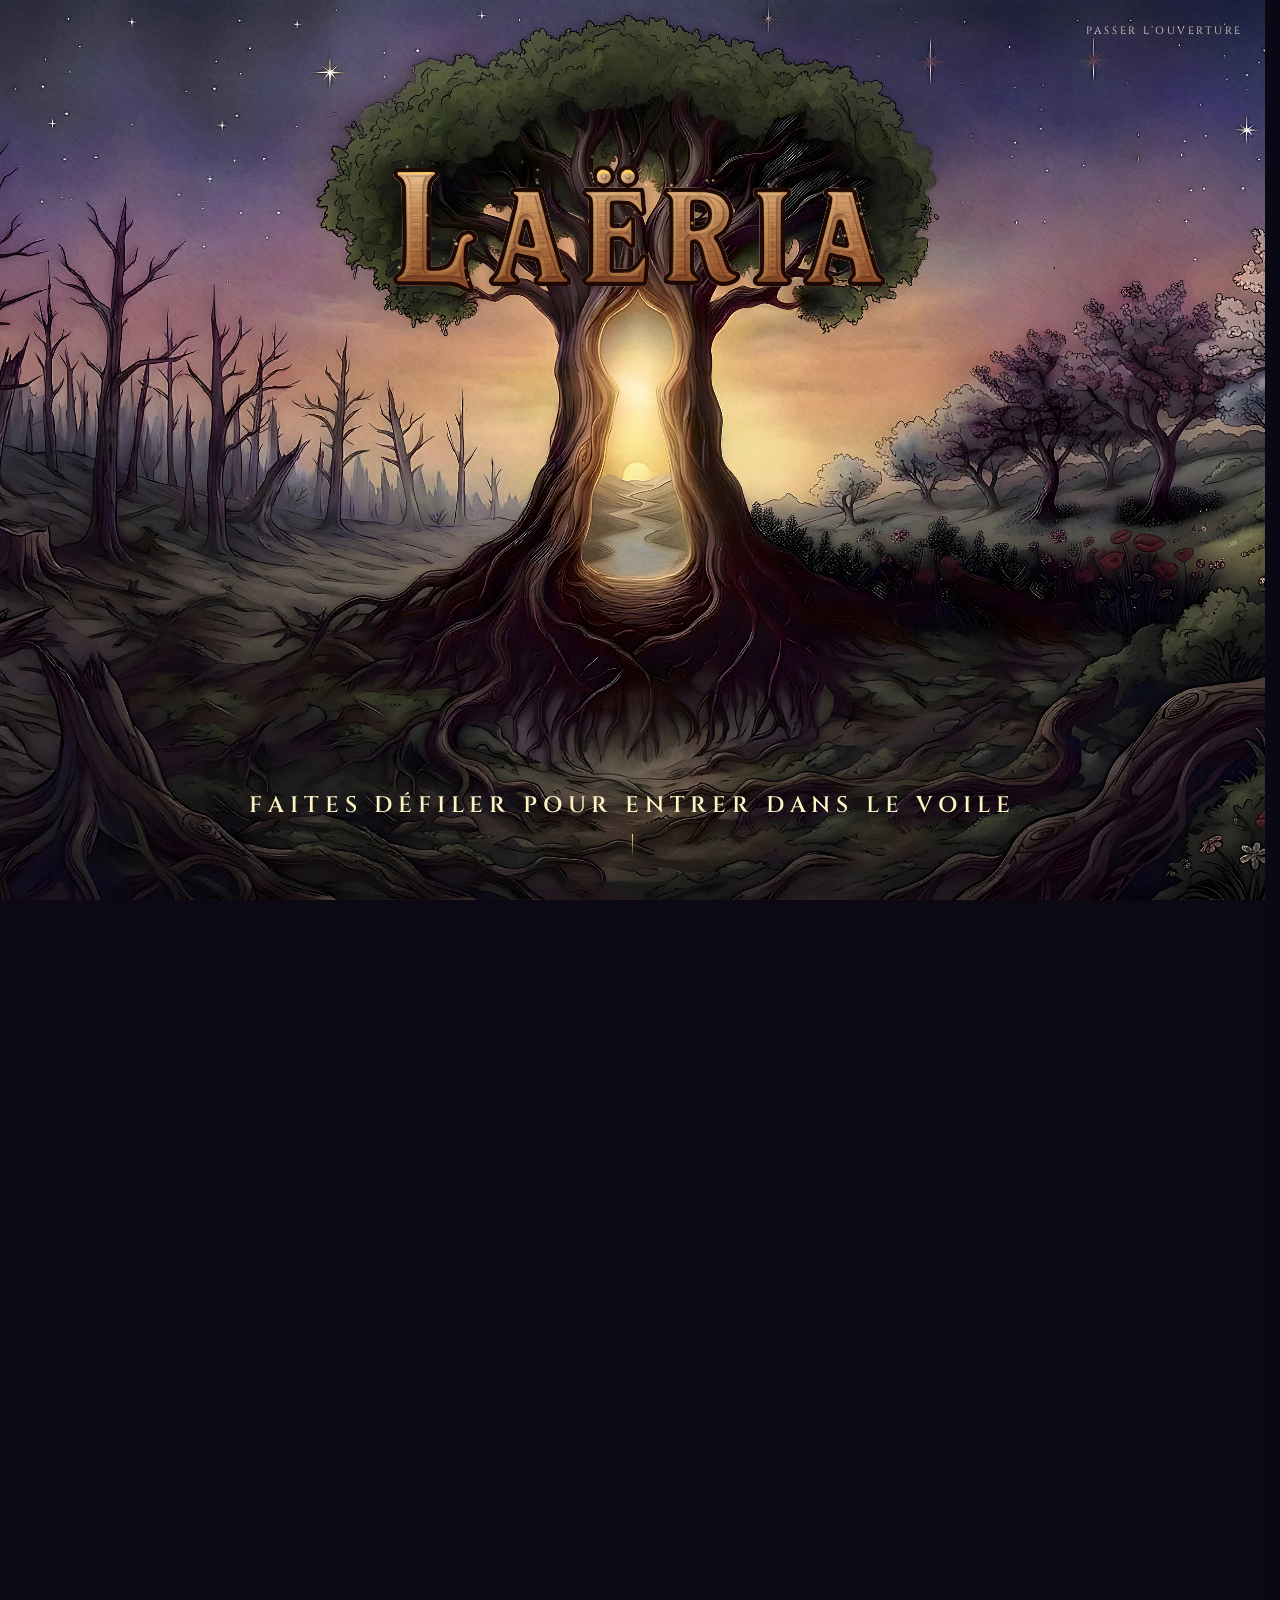
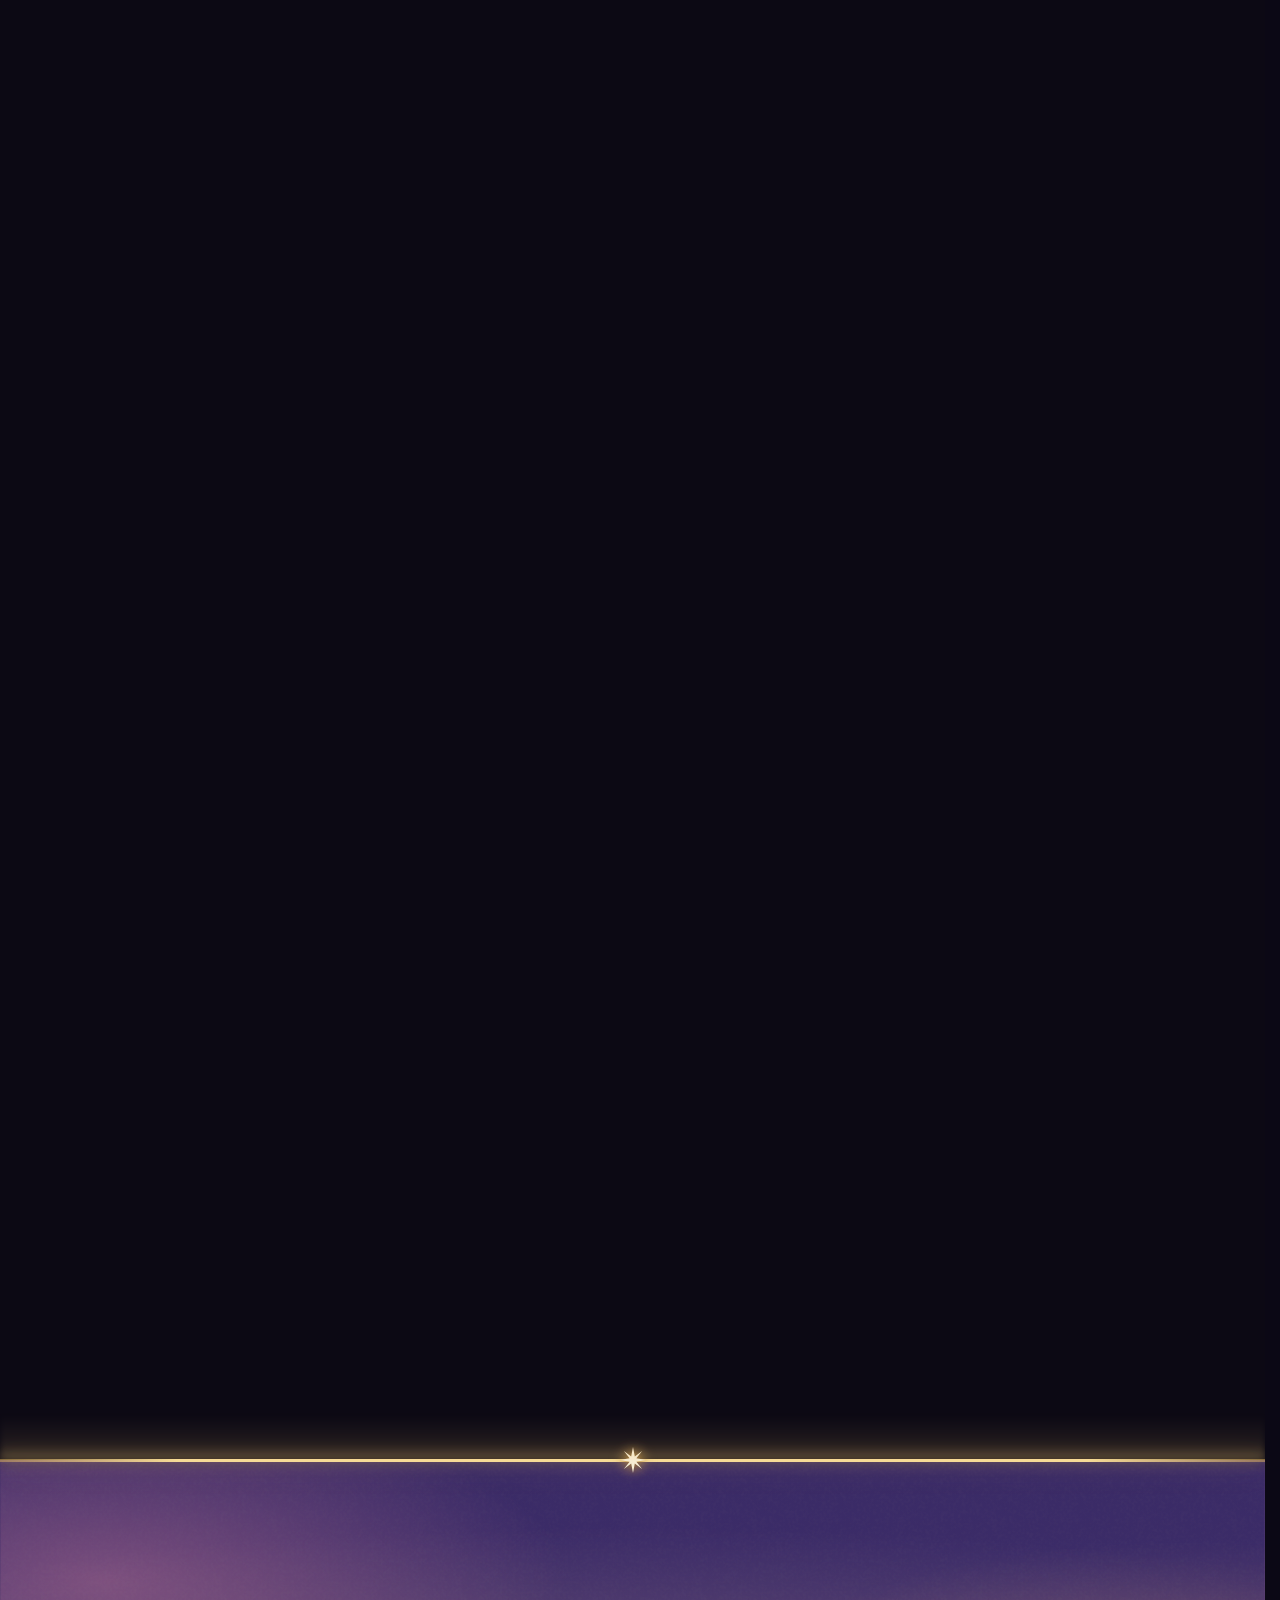
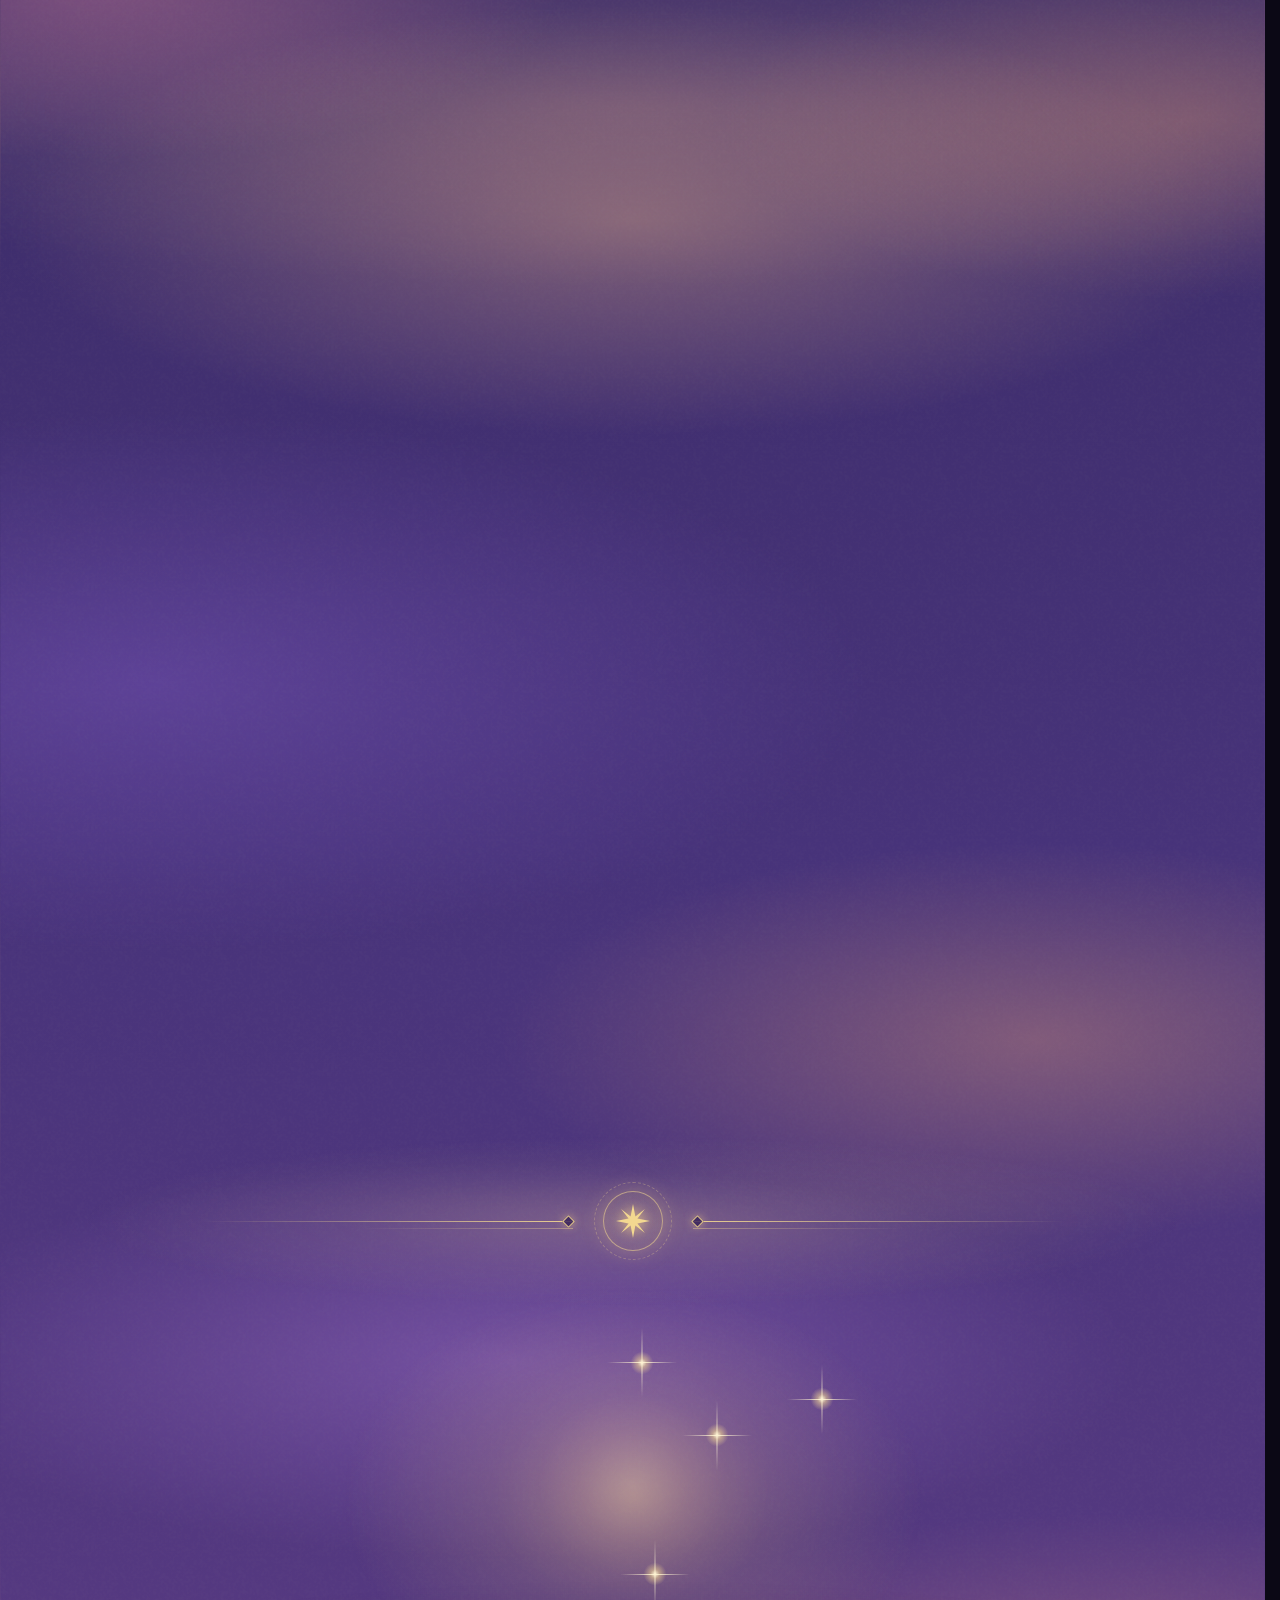
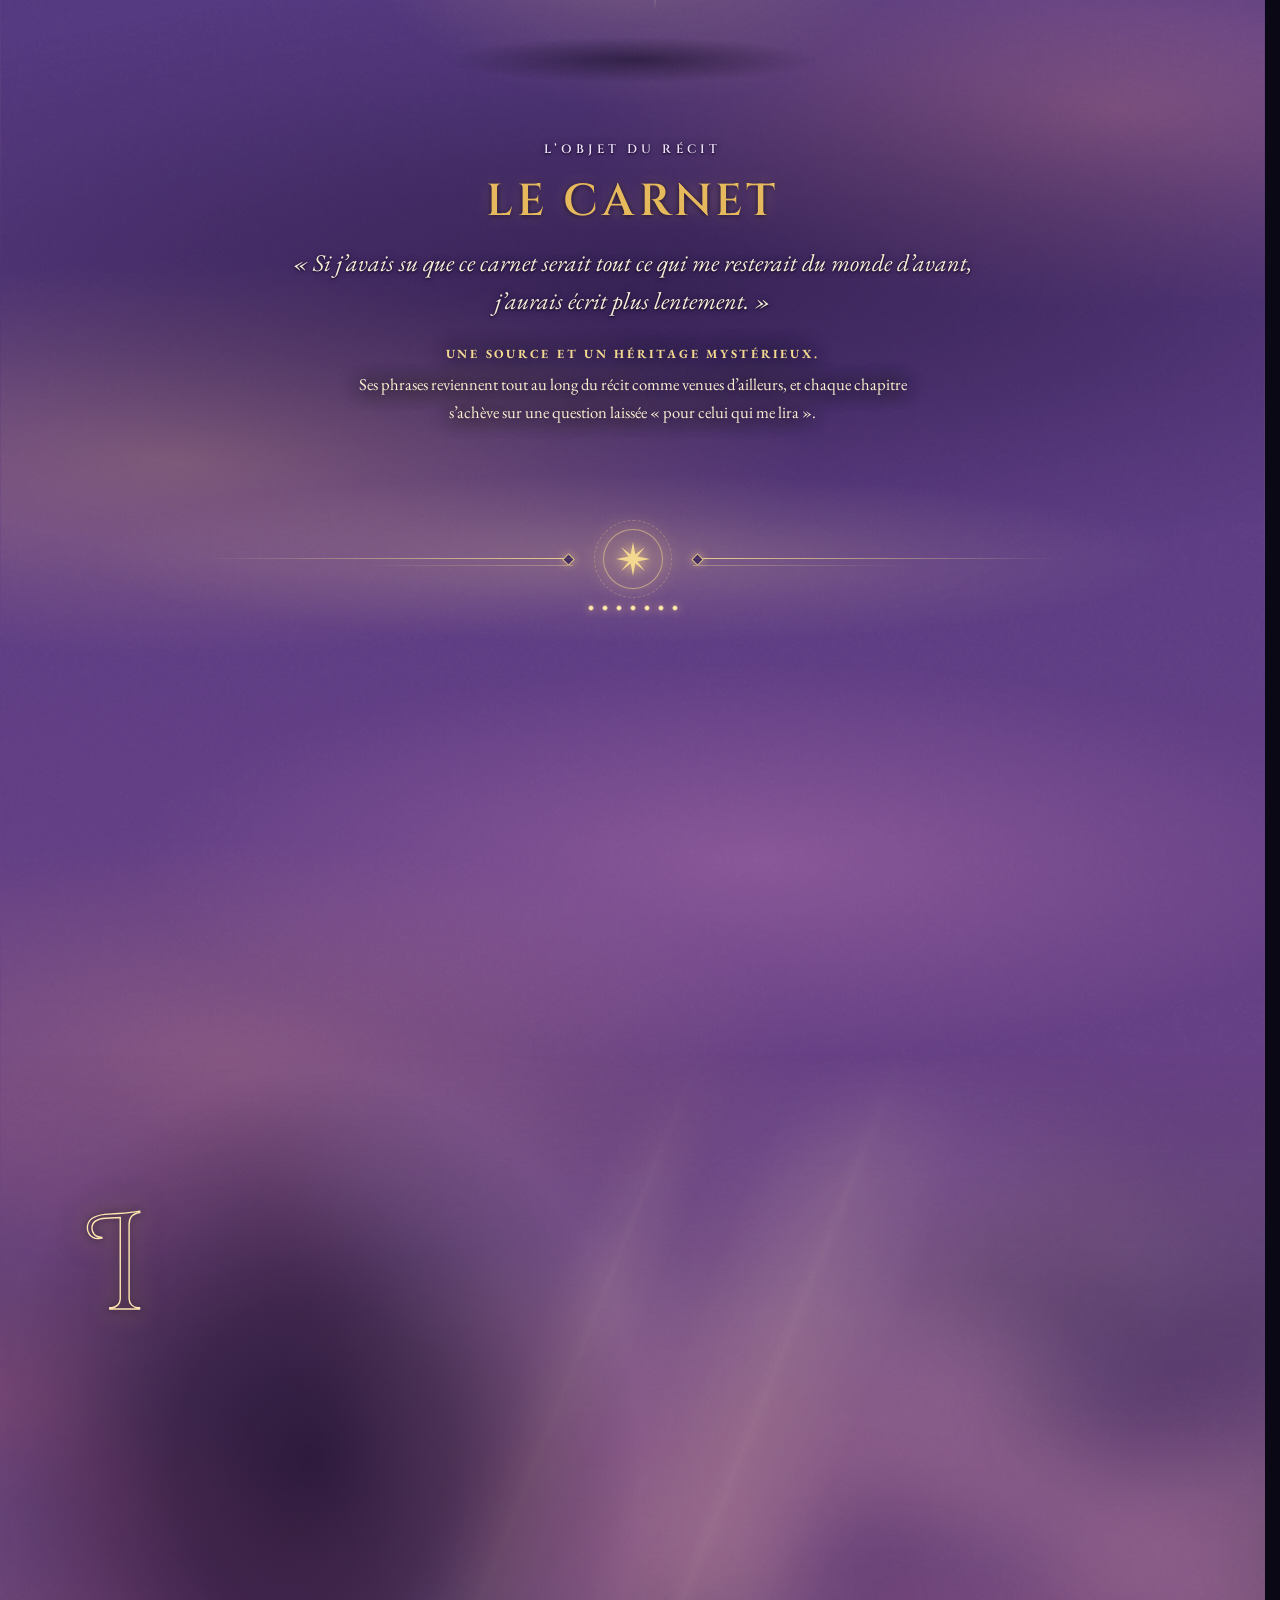
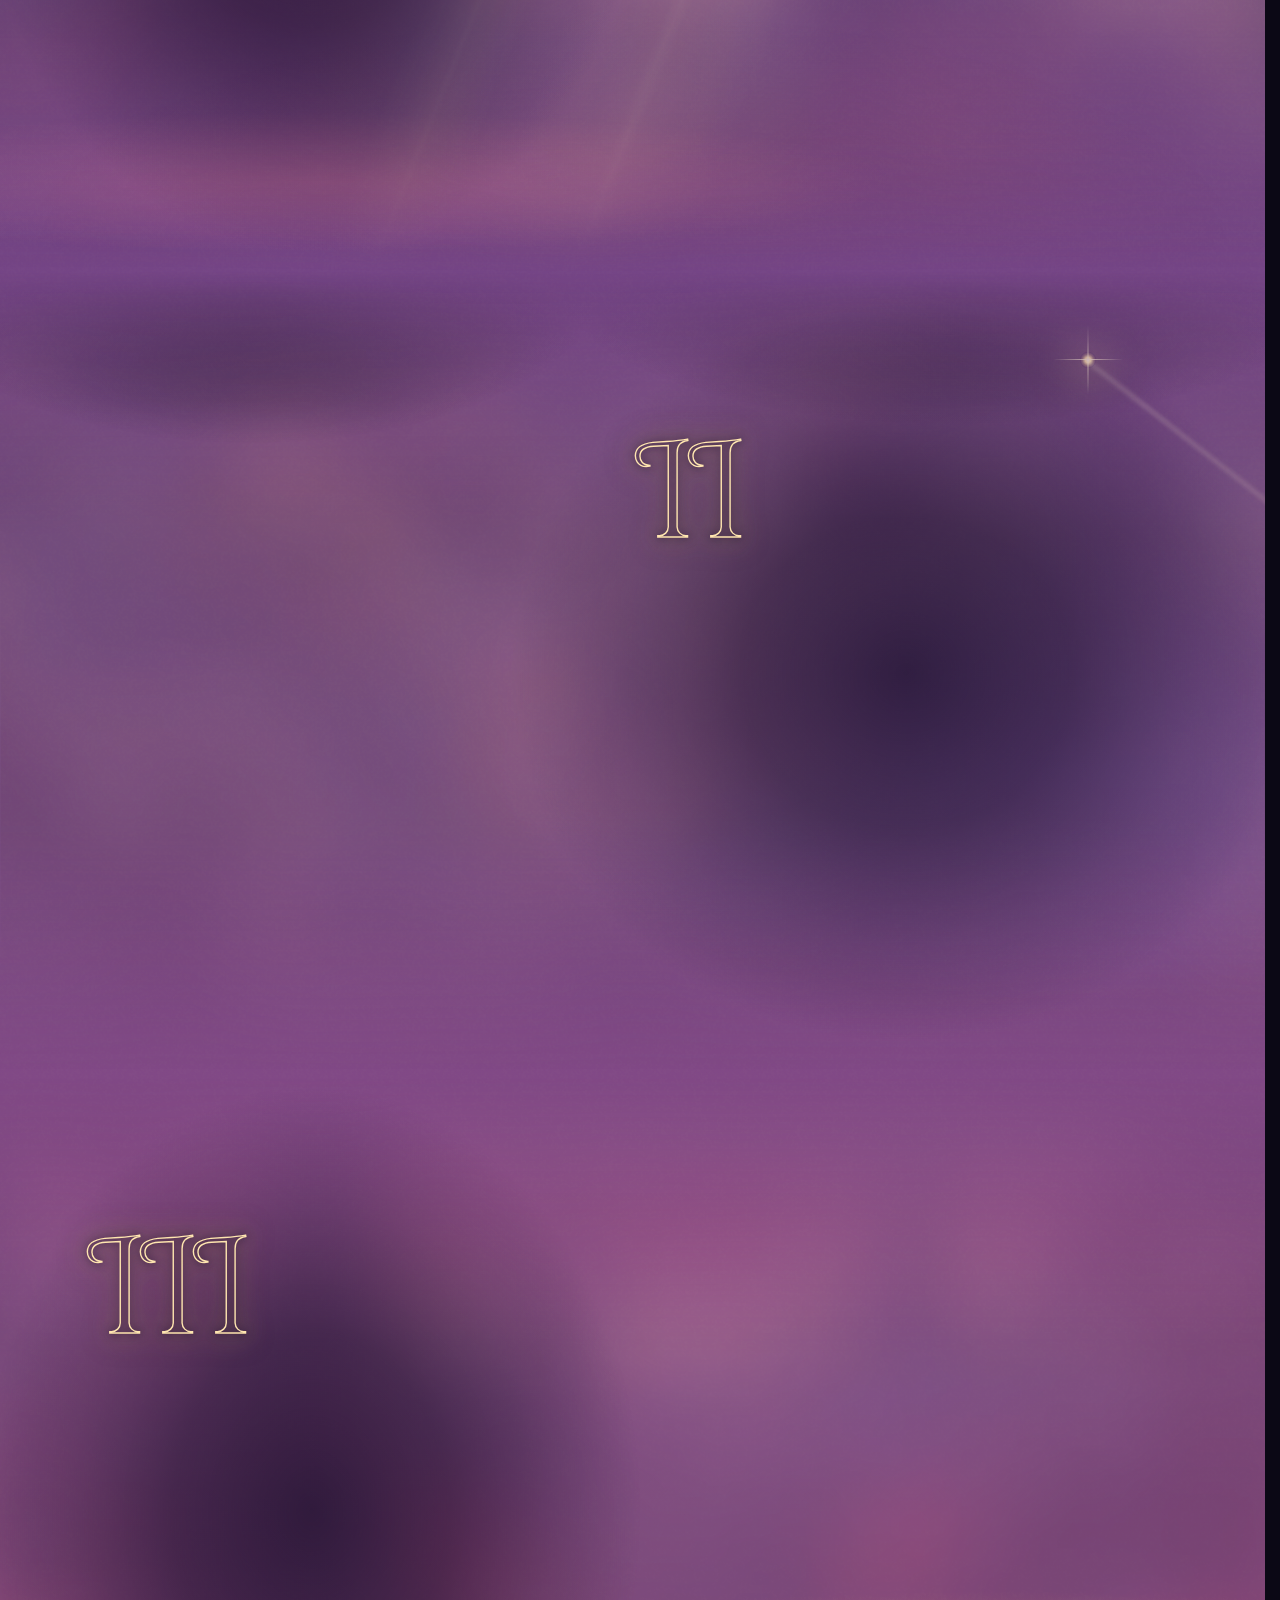
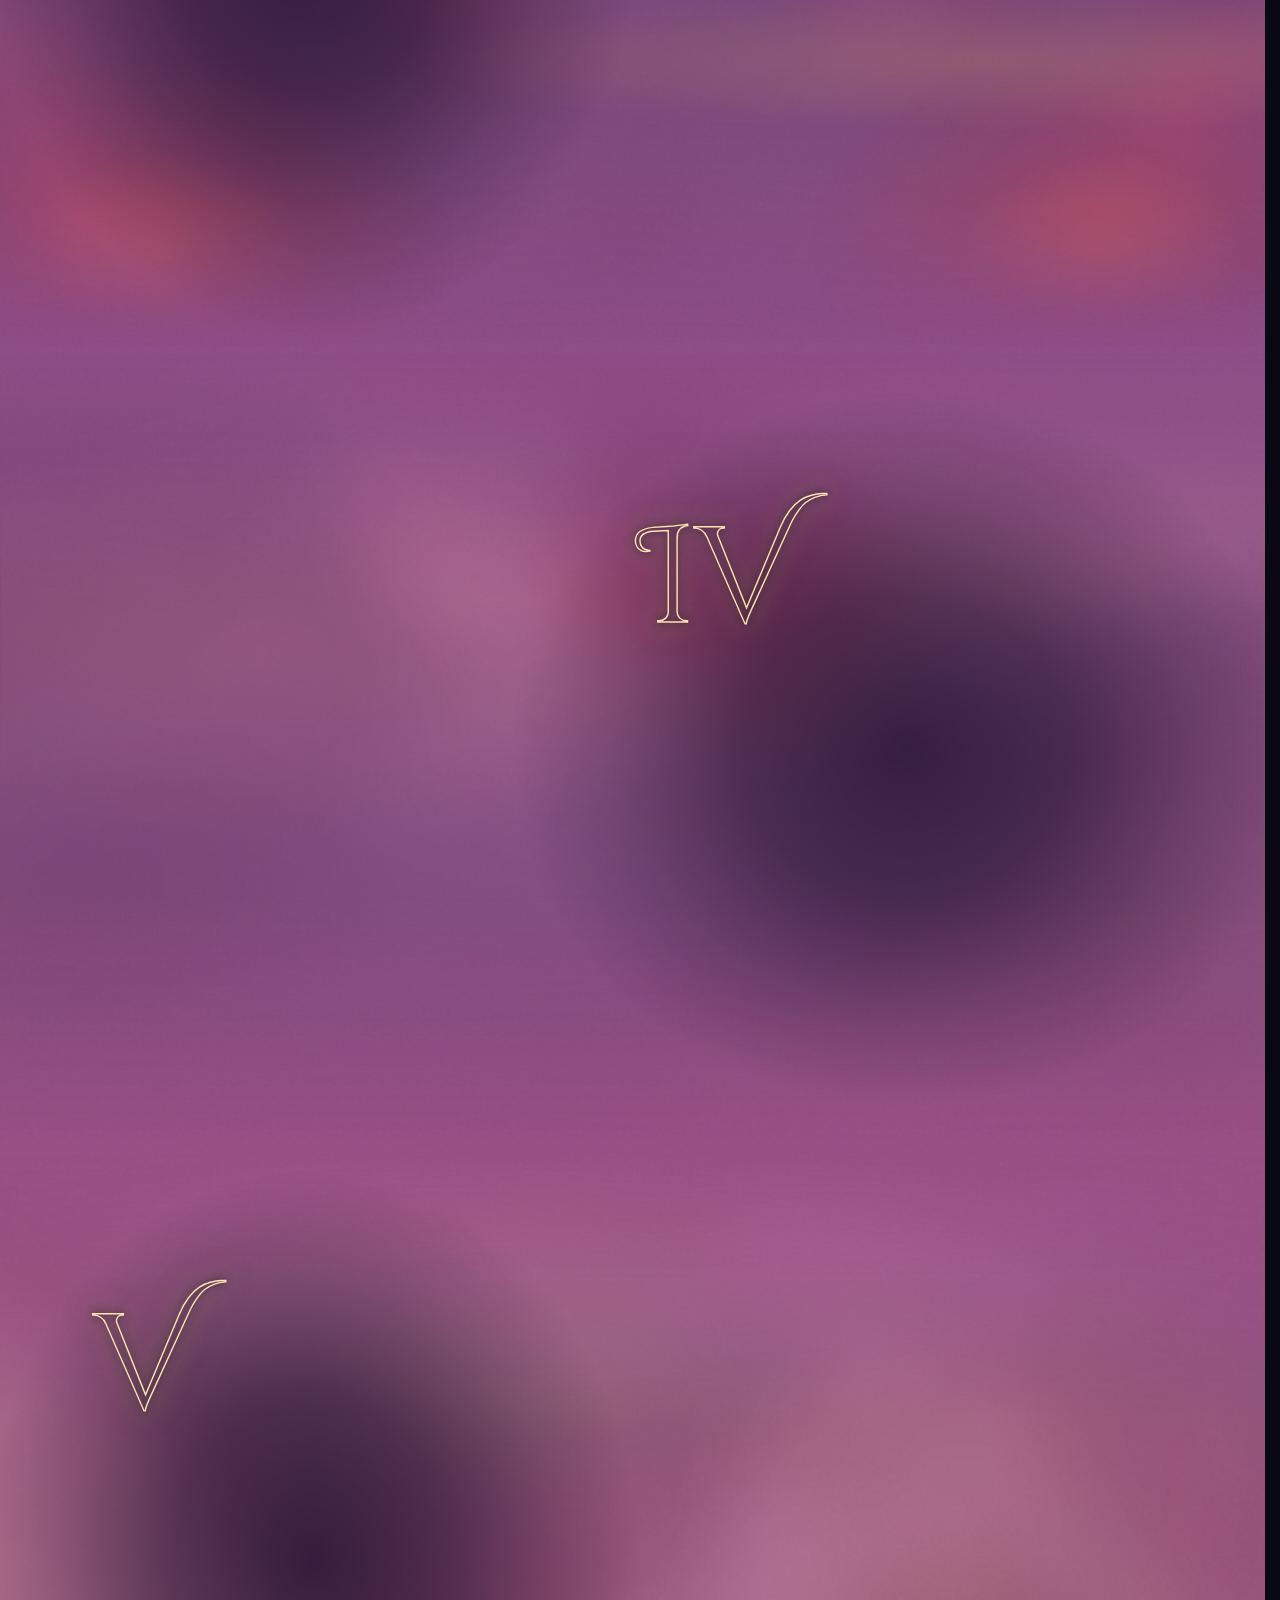
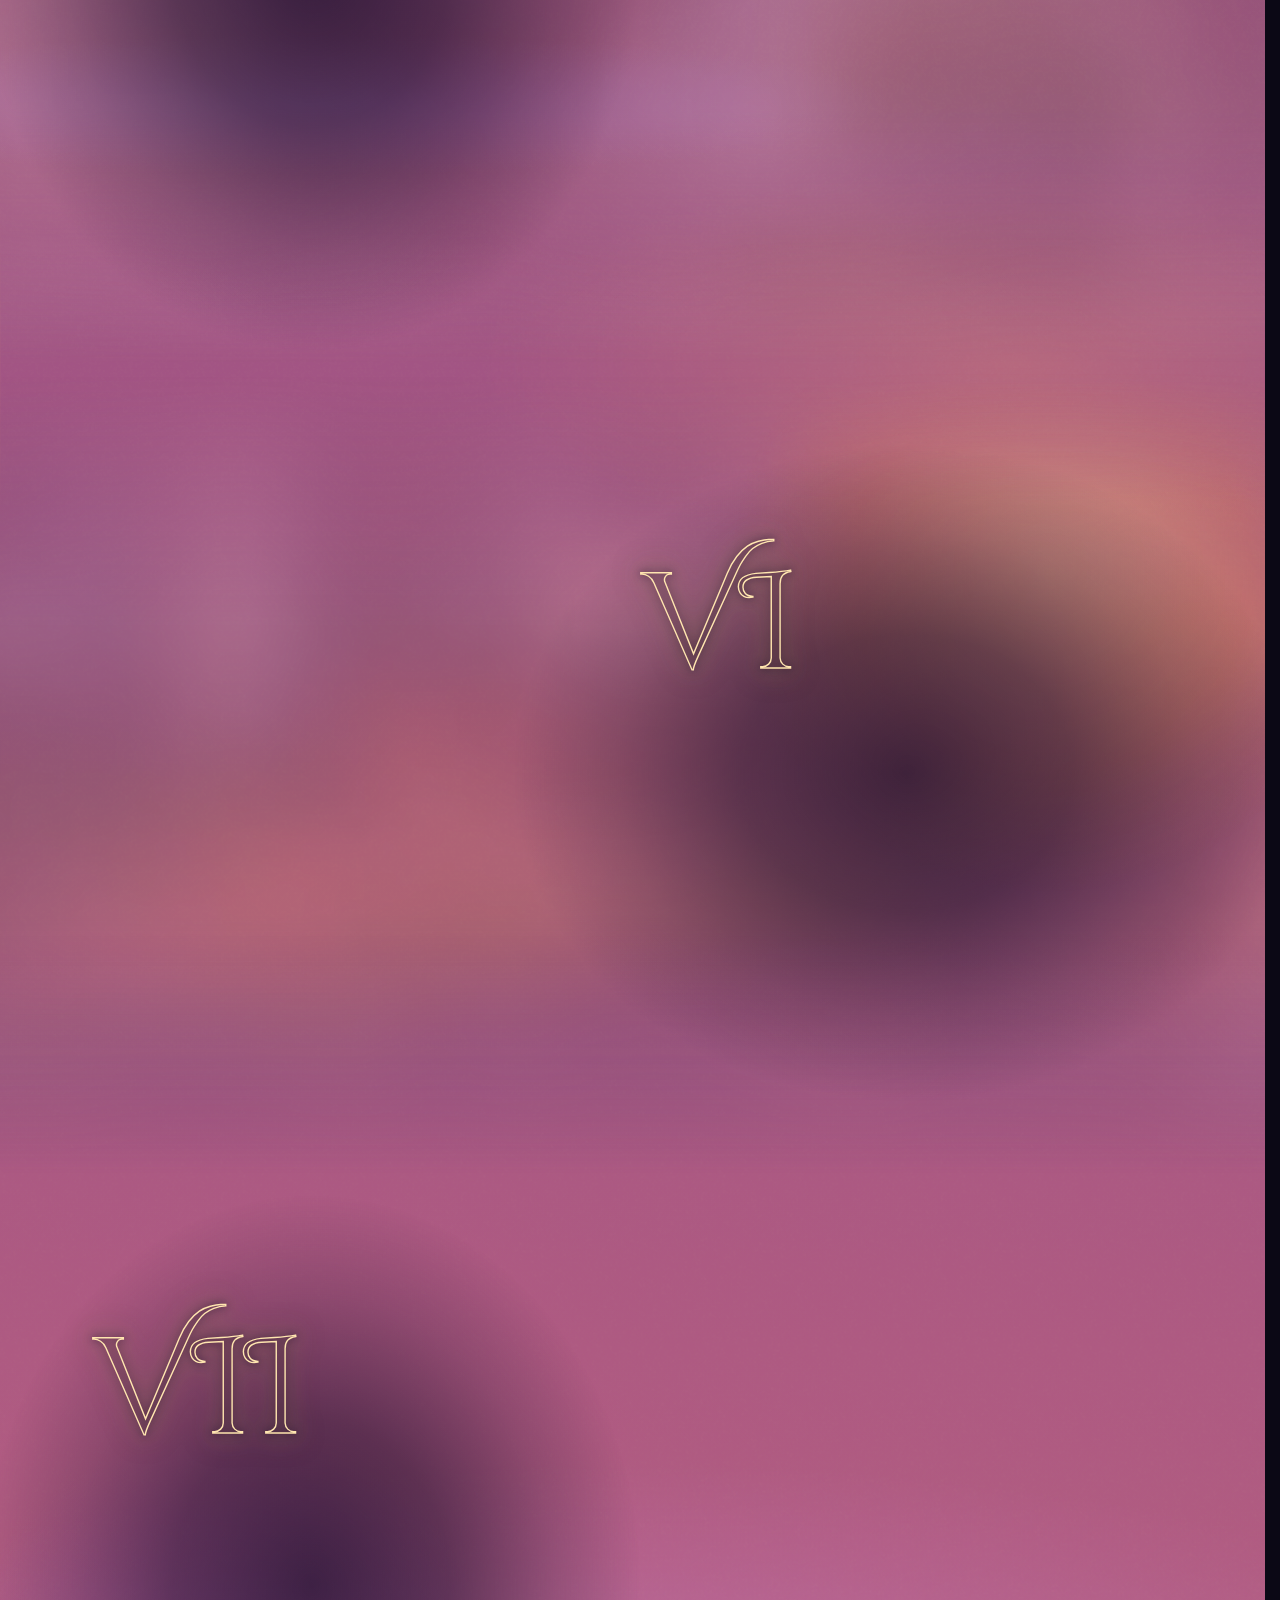
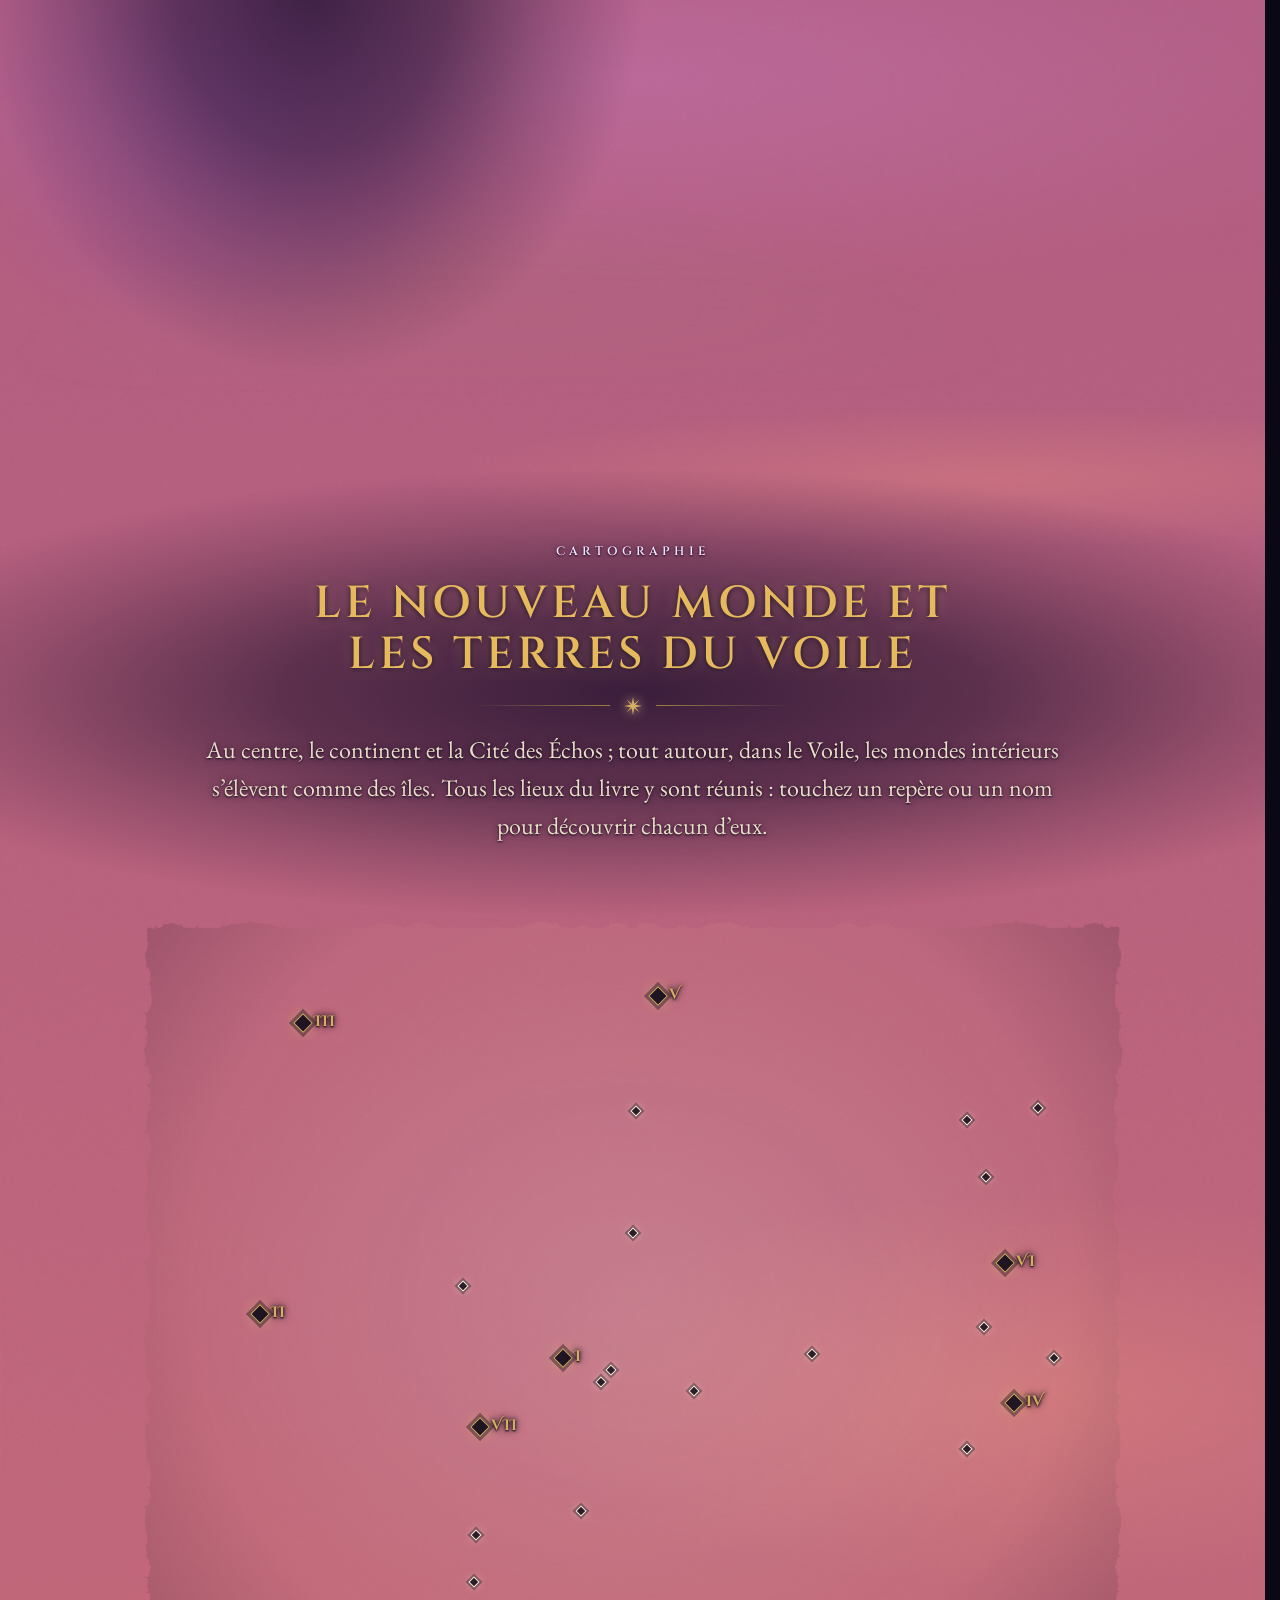
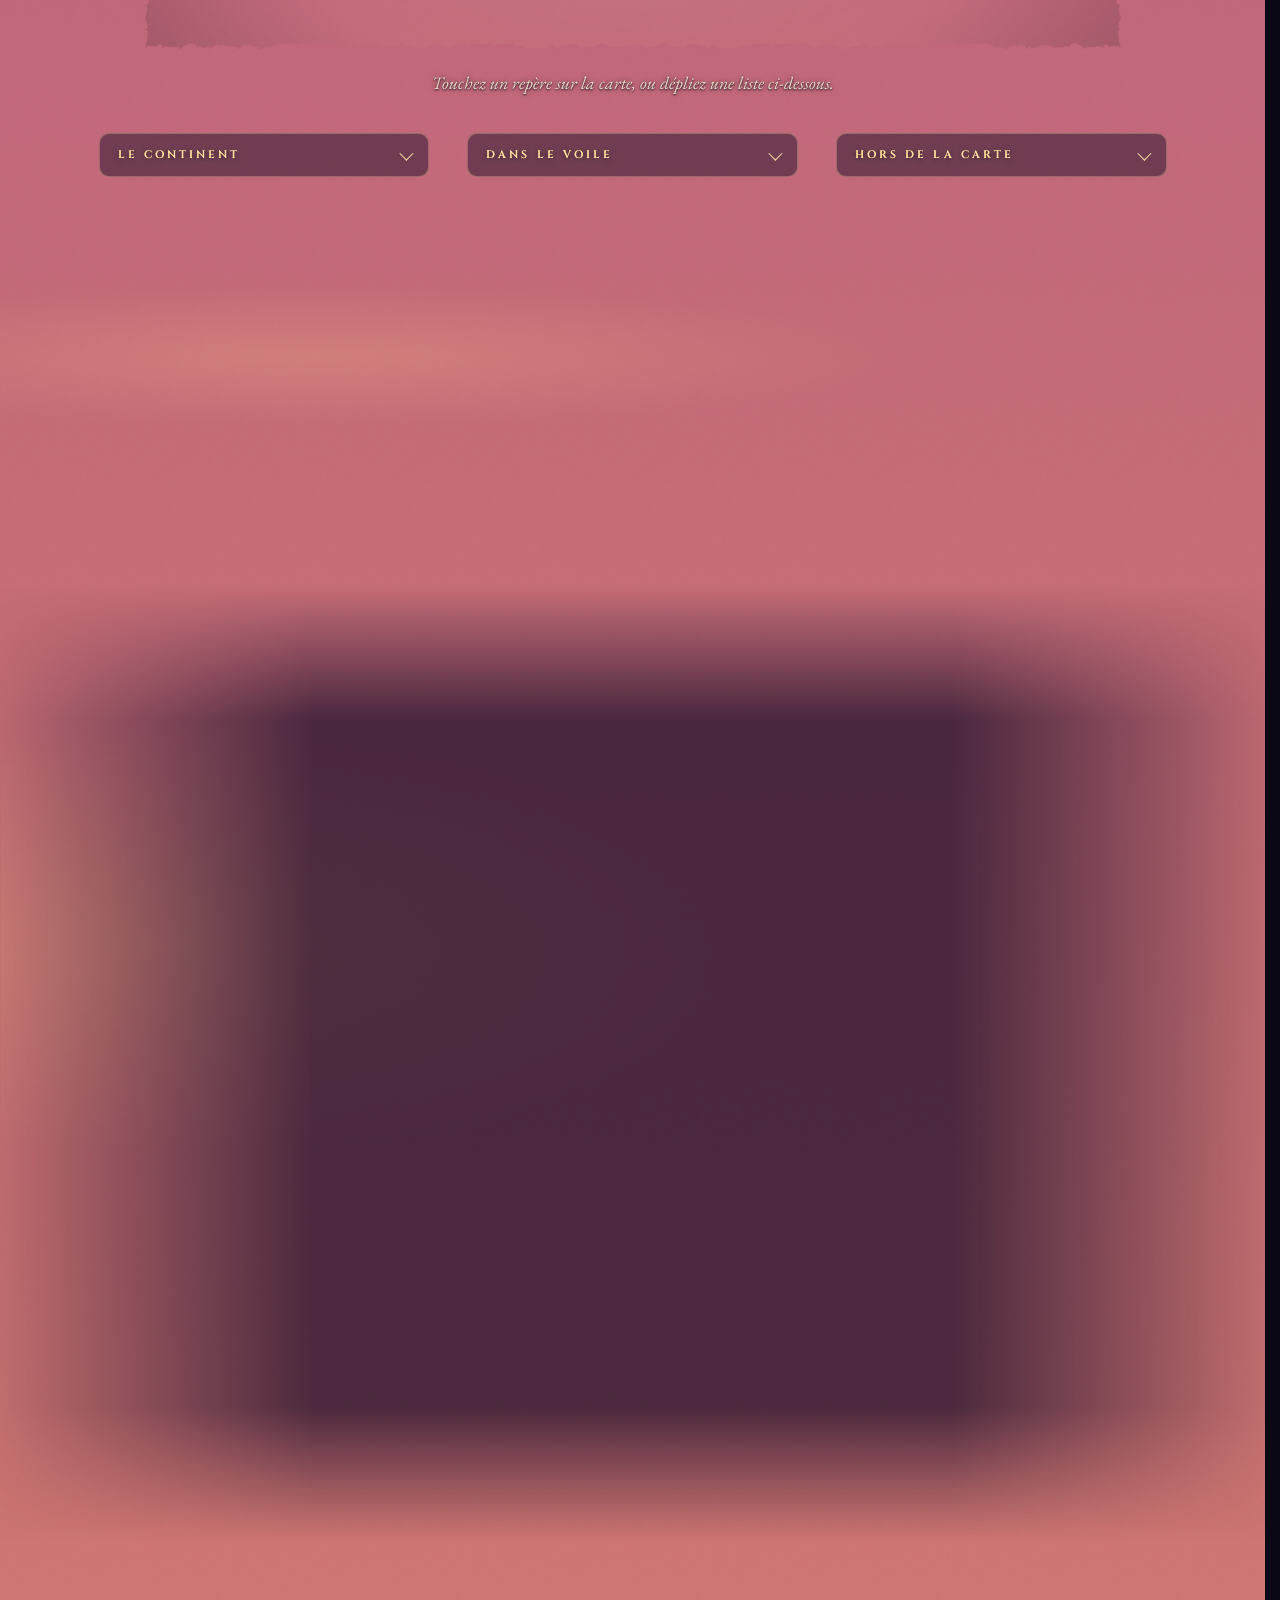
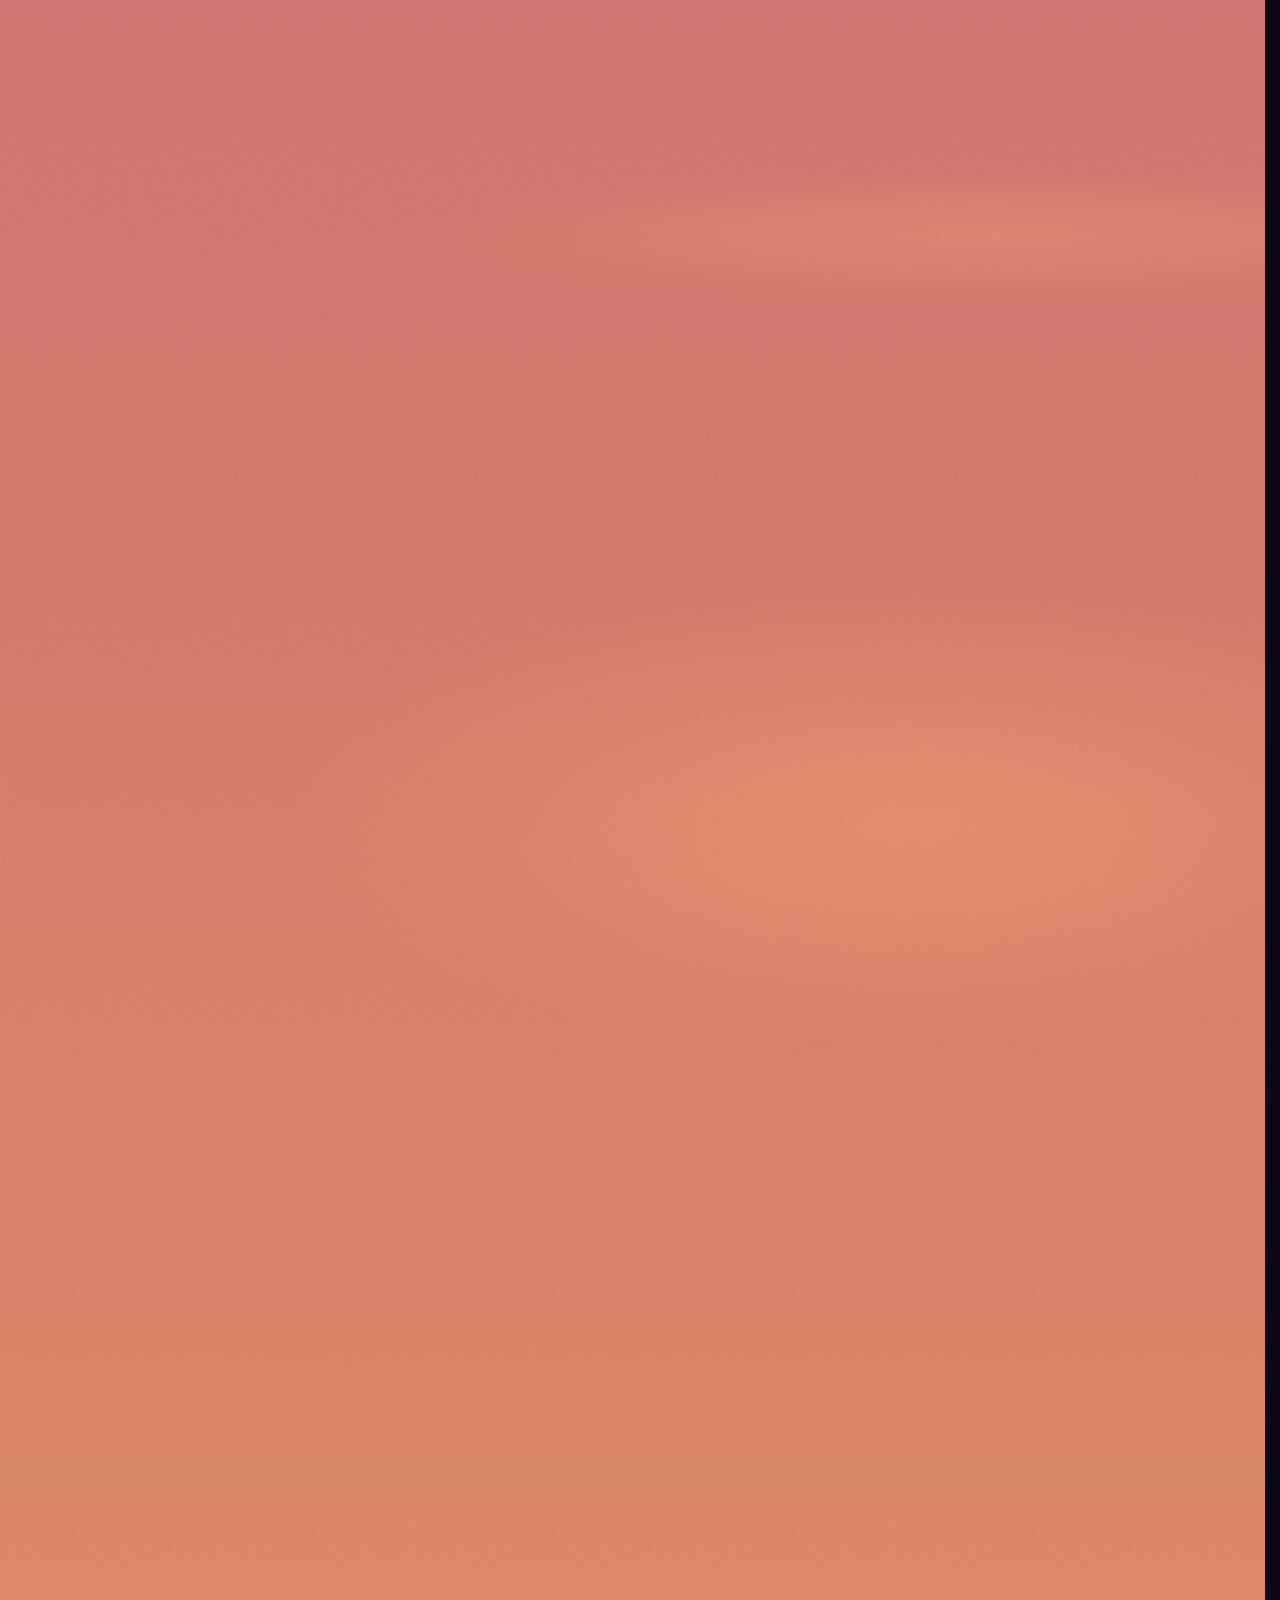
<file: index.html>
<!doctype html>
<html lang="fr">
<head>
<meta charset="utf-8">
<meta name="viewport" content="width=device-width,initial-scale=1,viewport-fit=cover">
<meta name="description" content="Roman de fantasy initiatique et fantastique de Charles Vanni, illustré en couleur (226 pages), avec carte et extrait. Bientôt disponible : réserve gratuitement ton exemplaire.">
<meta name="robots" content="index,follow,max-image-preview:large,max-snippet:-1">
<meta name="author" content="Charles Vanni">
<link rel="alternate" hreflang="fr" href="https://laeria.com/">
<link rel="alternate" hreflang="x-default" href="https://laeria.com/">
<meta name="theme-color" content="#0b0815">
<link rel="icon" type="image/png" href="img/favicon.png">
<link rel="apple-touch-icon" href="img/apple-touch-icon.png">
<meta property="og:type" content="book">
<meta property="og:locale" content="fr_FR">
<meta property="og:site_name" content="Laeria.com">
<meta property="book:author" content="Charles Vanni">
<meta property="book:isbn" content="9791044546289">
<meta property="og:title" content="Laeria.com – Charles Vanni">
<meta property="og:description" content="Un roman initiatique et mystique de Charles Vanni, illustré en couleur. Réservation gratuite : je te préviens dès la sortie.">
<link rel="canonical" href="https://laeria.com/">
<meta property="og:url" content="https://laeria.com/">
<meta property="og:image" content="https://laeria.com/img/pochette-v5.jpg">
<meta property="og:image:width" content="1200">
<meta property="og:image:height" content="630">
<meta property="og:image:alt" content="Laëria, Le Nouveau Monde : pochette du livre">
<meta name="twitter:card" content="summary_large_image">
<meta name="twitter:title" content="Laeria.com – Charles Vanni">
<meta name="twitter:description" content="Fantasy initiatique, magique et onirique de Charles Vanni, illustrée en couleur. Bientôt disponible.">
<meta name="twitter:image" content="https://laeria.com/img/pochette-v5.jpg">
<title>Laeria.com – Charles Vanni</title>
<link rel="preload" href="fonts/LaeriaTitre-Regular.woff2" as="font" type="font/woff2" crossorigin>
<link rel="preload" href="fonts/LaeriaTitre-Fin.woff2" as="font" type="font/woff2" crossorigin>
<link rel="preconnect" href="https://fonts.googleapis.com">
<link rel="preconnect" href="https://fonts.gstatic.com" crossorigin>
<link rel="stylesheet" href="https://fonts.googleapis.com/css2?family=Cinzel+Decorative:wght@400;700&family=Cinzel:wght@500;600&family=EB+Garamond:ital,wght@0,400;0,500;1,400;1,500&display=swap">
<script type="application/ld+json">
{"@context":"https://schema.org","@graph":[
{"@type":"WebSite","@id":"https://laeria.com/#site","url":"https://laeria.com/","name":"Laëria, Le Nouveau Monde","alternateName":["Laeria","Laeria Le Nouveau Monde"],"inLanguage":"fr","publisher":{"@id":"https://laeria.com/#auteur"}},
{"@type":"Person","@id":"https://laeria.com/#auteur","name":"Charles Vanni","jobTitle":"Auteur","url":"https://laeria.com/"},
{"@type":"Book","@id":"https://laeria.com/#livre","name":"Laëria, Le Nouveau Monde","alternateName":["Laeria, Le Nouveau Monde","Laëria tome 1"],"url":"https://laeria.com/","inLanguage":"fr","author":{"@id":"https://laeria.com/#auteur"},"publisher":{"@id":"https://laeria.com/#auteur"},"isbn":"9791044546289","bookFormat":"https://schema.org/Paperback","numberOfPages":226,"genre":["Fantasy","Fantasy initiatique","Roman fantastique","Roman illustré"],"keywords":"roman fantasy, fantasy initiatique, roman fantastique, roman illustré, fantasy onirique, fantasy francophone, Laëria","audience":{"@type":"Audience","audienceType":"Lecteurs de fantasy et de fantastique"},"image":"https://laeria.com/img/cover.webp","description":"Fantasy initiatique, magique et onirique : un homme découvre que quelque chose d’ancien s’éveille sous la surface du monde, Laëria, et franchit le Voile pour parcourir des terres que personne n’a cartographiées. Roman illustré en couleur, grand format 16 × 24 cm, avec carte et lexique.","isPartOf":{"@id":"https://laeria.com/#site"}}
]}
</script>
<style>
/* Concept : un grimoire qu'on traverse. Nuit violette, poussière d'or. Ouverture par la serrure du chêne → Laëria → sept chapitres-mondes (ambiances animées) → carte à la lanterne → personnages → extrait → livre → coffre scellé. */
:root{
  --night:#110d1b;
  --night-2:#1a1430;
  --night-3:#271d44;
  --parch:#ece2c9;
  --parch-dim:#b7aa8e;
  --gold:#d4ae62;
  --gold-soft:#9c8048;
  --amethyst:#b39ae6;
  --ember:#e0704f;
  --wax:#8d2c27;
  --line:rgba(212,174,98,.28);
  --f-title:'Cinzel Decorative','Cinzel',Georgia,serif;
  --f-label:'Cinzel',Georgia,'Times New Roman',serif;
  --f-body:'EB Garamond',Garamond,'Times New Roman',serif;
  color-scheme:dark;
}
*{box-sizing:border-box}
html{scroll-behavior:smooth;overflow-x:clip}
body{margin:0;background:var(--night);color:var(--parch);font-family:var(--f-body);font-size:1.22rem;line-height:1.65;-webkit-font-smoothing:antialiased}
img{max-width:100%;height:auto}
a{color:inherit}
:focus-visible{outline:2px solid var(--gold);outline-offset:3px}
h1,h2,h3,p,figure,blockquote{margin:0}
.wrap{max-width:1200px;margin-inline:auto;padding-inline:clamp(16px,4vw,44px)}
section{position:relative}
.eyebrow{font-family:var(--f-label);font-weight:500;font-size:.76rem;letter-spacing:.34em;text-transform:uppercase;color:var(--amethyst)}
h2{font-family:var(--f-label);font-weight:600;font-size:clamp(1.7rem,3.8vw,2.8rem);letter-spacing:.09em;text-transform:uppercase;color:var(--gold);line-height:1.15;text-wrap:balance}
h3{font-family:var(--f-label);font-weight:600;font-size:clamp(1.3rem,2.6vw,1.85rem);letter-spacing:.05em;line-height:1.22;text-wrap:balance}
.lead{font-size:clamp(1.28rem,2.1vw,1.5rem);line-height:1.6}
.dim{color:var(--parch-dim)}
.ornament{display:flex;align-items:center;gap:14px;color:var(--gold-soft)}
.ornament::before,.ornament::after{content:"";height:1px;flex:1;background:linear-gradient(90deg,transparent,var(--gold-soft))}
.ornament::after{background:linear-gradient(270deg,transparent,var(--gold-soft))}
.ornament svg{width:18px;height:18px;flex:none;color:var(--gold)}
.star{width:1em;height:1em;vertical-align:-.12em}
.fnav{display:flex;flex-wrap:wrap;gap:8px 24px;justify-content:center;margin-top:1.2rem}.fnav a{font-family:var(--f-label,"Cinzel",serif);font-size:.72rem;letter-spacing:.2em;text-transform:uppercase;text-decoration:none;color:var(--parch-dim,#b7aa8e);border-bottom:1px solid var(--gold-soft,#9c8048);padding-bottom:3px}.fnav a:hover{color:var(--gold,#d4ae62)}.fcontact{margin-top:1.4rem;font-size:.9rem;color:var(--parch-dim,#b7aa8e)}.fcontact a{color:var(--gold,#d4ae62);text-decoration:none;border-bottom:1px solid var(--gold-soft,#9c8048)}
.sr{position:absolute;width:1px;height:1px;margin:-1px;padding:0;overflow:hidden;clip:rect(0 0 0 0);white-space:nowrap;border:0}

/* ---------- Navigation ---------- */
.nav{position:relative;z-index:30;background:rgba(17,13,27,.82);backdrop-filter:blur(12px);-webkit-backdrop-filter:blur(12px);border-bottom:1px solid var(--line)}
.nav .wrap{display:flex;align-items:center;gap:24px;padding-block:12px}
@font-face{font-family:"Laeria Titre";src:url("fonts/LaeriaTitre-Regular.woff2") format("woff2");font-weight:400;font-style:normal;font-display:block}
@font-face{font-family:"Laeria Titre Fin";src:url("fonts/LaeriaTitre-Fin.woff2") format("woff2");font-weight:400;font-style:normal;font-display:block}
.brand{font-family:"Laeria Titre Fin","Cinzel Decorative",Georgia,serif;font-weight:400;font-size:1.25rem;letter-spacing:.08em;color:var(--gold);text-decoration:none;white-space:nowrap;display:flex;align-items:center;gap:8px}
.nav ul{list-style:none;margin:0 0 0 auto;padding:0;display:flex;gap:24px;overflow-x:auto;scrollbar-width:none;min-width:0}
.nav ul::-webkit-scrollbar{display:none}
.nav li a{font-family:var(--f-label);font-size:.72rem;letter-spacing:.2em;text-transform:uppercase;text-decoration:none;color:var(--parch-dim);white-space:nowrap;padding-block:6px;display:inline-block;transition:color .2s}
.nav li a:hover{color:var(--gold)}
.nav li a.sec{color:var(--ember)}
.progress{position:absolute;left:0;bottom:-1px;height:2px;width:100%;transform-origin:0 50%;transform:scaleX(0);background:linear-gradient(90deg,var(--amethyst),var(--gold))}
@media(max-width:680px){.brand{display:none}.nav ul{margin:0}}

.actions{display:flex;flex-wrap:wrap;gap:14px;margin-top:2.4rem}
.btn{font-family:var(--f-label);font-weight:600;font-size:.8rem;letter-spacing:.22em;text-transform:uppercase;text-decoration:none;padding:16px 26px;border:1px solid var(--gold);color:var(--gold);background:rgba(17,13,27,.35);cursor:pointer;transition:background .25s,color .25s,box-shadow .25s}
.btn:hover{background:var(--gold);color:var(--night);box-shadow:0 0 34px rgba(212,174,98,.45)}
.order{margin-top:28px}.order .note{margin-top:14px;font-size:.95rem;color:var(--amethyst);font-style:italic}
.btn.buy{background:linear-gradient(180deg,#f0cf86,var(--gold));color:var(--night);font-size:.92rem;padding:19px 34px;box-shadow:0 0 0 1px rgba(255,240,200,.4),0 10px 34px rgba(212,174,98,.5);animation:glow 3.2s ease-in-out infinite}
@keyframes glow{50%{box-shadow:0 0 0 1px rgba(255,240,200,.6),0 10px 54px rgba(212,174,98,.85)}}
.nav li a.navbuy{background:var(--gold);color:var(--night);padding:8px 14px;font-weight:600}
.nav li a.navbuy:hover{background:var(--parch);color:var(--night)}
.floatbuy{position:fixed;right:max(16px,env(safe-area-inset-right));bottom:max(16px,env(safe-area-inset-bottom));z-index:40;font-family:var(--f-label);font-weight:600;font-size:.78rem;letter-spacing:.16em;text-transform:uppercase;text-decoration:none;color:var(--night);background:linear-gradient(180deg,#f0cf86,var(--gold));padding:15px 22px;box-shadow:0 10px 34px rgba(0,0,0,.6),0 0 30px rgba(212,174,98,.5)}
.floatbuy:hover{background:var(--parch)}
.floatbuy{transition:opacity .3s,transform .3s;white-space:nowrap}
.floatbuy.hide{opacity:0;transform:translateY(20px);pointer-events:none}
.btn{display:inline-block;text-align:center}
footer{padding-bottom:110px}
@media(max-width:520px){
.floatbuy{left:50%;right:auto;transform:translateX(-50%);width:max-content;max-width:calc(100% - 32px);padding:13px 18px;font-size:.7rem;letter-spacing:.1em}
.floatbuy.hide{transform:translate(-50%,20px)}
.btn.buy{display:block;width:100%;padding:18px 12px;font-size:.78rem;letter-spacing:.12em;white-space:nowrap}
.order .note{text-align:center}}
.btn.solid{background:var(--gold);color:var(--night)}
.btn.solid:hover{background:var(--parch);border-color:var(--parch)}
@media(max-width:860px){.hero .wrap{grid-template-columns:1fr}.cover-stage{max-width:300px}}

/* ---------- Bandeau spoil ---------- */
.alert{background:linear-gradient(90deg,rgba(141,44,39,.22),var(--night-2) 40%);border-block:1px solid var(--line);padding-block:24px}
.alert .wrap{display:flex;gap:22px;align-items:center}
.wax{width:62px;height:62px;flex:none;border-radius:50%;background:radial-gradient(circle at 35% 30%,#cd5a51,var(--wax) 70%,#5e1a17);box-shadow:inset 0 0 0 4px rgba(0,0,0,.22),inset 0 0 0 7px rgba(255,200,170,.08);display:grid;place-items:center;color:#f2d29a}
.wax svg{width:46%;height:46%}
.alert p{font-size:1.14rem;line-height:1.5}
.alert strong{font-family:var(--f-label);font-weight:600;font-size:.8rem;letter-spacing:.3em;text-transform:uppercase;color:var(--ember);display:block;margin-bottom:3px}

/* ---------- Ouverture : passer le Voile par la serrure du chêne ---------- */
.intro{position:relative;height:340vh;background:#0c0914}
.istage{position:sticky;top:0;height:100vh;height:100svh;overflow:hidden;isolation:isolate;background:#0c0914}
.istage.done .icam,.istage.done .iglow,.istage.done .ivig,.istage.done .ilight,.istage.done .iflood{visibility:hidden}
.istage::after{content:"";position:absolute;left:0;right:0;bottom:0;height:26vh;z-index:5;pointer-events:none;background:linear-gradient(transparent,rgba(12,9,20,.82));opacity:var(--cueShade,1)}
.icam{position:absolute;inset:0;overflow:hidden;transform-origin:var(--kx,52%) var(--ky,45%);will-change:transform;background:#0c0914}
.icam picture{display:contents}
.ipic{position:absolute;inset:0;display:block;width:100%;height:100%;object-fit:cover;object-position:51.6% 33%;user-select:none;-webkit-user-drag:none}
.ipicm{position:absolute;display:none;pointer-events:none;user-select:none;max-width:none}
.iglow{position:absolute;inset:0;pointer-events:none;mix-blend-mode:screen;transform-origin:var(--kx,52%) var(--ky,45%);opacity:.6;will-change:transform,opacity}
.iglow img{display:block;width:100%;height:100%;object-fit:cover;object-position:51.6% 33%;animation:ibreath 4.8s ease-in-out infinite}
@keyframes ibreath{0%,100%{opacity:.55}50%{opacity:1}}
.ivig{position:absolute;inset:0;pointer-events:none;opacity:0;background:radial-gradient(circle at var(--cx,52%) var(--cy,45%),rgba(8,5,14,0) 0,rgba(8,5,14,0) 14vmin,rgba(8,5,14,.5) 34vmin,rgba(8,5,14,.9) 70vmin)}
.irays{position:absolute;left:var(--cx,52%);top:var(--cy,45%);width:170vmax;height:170vmax;margin:-85vmax 0 0 -85vmax;pointer-events:none;opacity:0;mix-blend-mode:screen;background:conic-gradient(from 0deg at 50% 50%,rgba(253,226,140,0) 8.6deg,rgba(253,226,140,0.42) 10.2deg,rgba(253,226,140,0) 11.7deg,rgba(253,226,140,0) 17.5deg,rgba(253,226,140,0.32) 20.0deg,rgba(253,226,140,0) 22.4deg,rgba(253,226,140,0) 28.1deg,rgba(253,226,140,0.19) 30.5deg,rgba(253,226,140,0) 32.9deg,rgba(253,226,140,0) 42.6deg,rgba(253,226,140,0.21) 44.0deg,rgba(253,226,140,0) 45.5deg,rgba(253,226,140,0) 55.1deg,rgba(253,226,140,0.23) 58.2deg,rgba(253,226,140,0) 61.3deg,rgba(253,226,140,0) 68.8deg,rgba(253,226,140,0.53) 71.5deg,rgba(253,226,140,0) 74.1deg,rgba(253,226,140,0) 85.5deg,rgba(253,226,140,0.54) 87.6deg,rgba(253,226,140,0) 89.8deg,rgba(253,226,140,0) 95.3deg,rgba(253,226,140,0.29) 98.5deg,rgba(253,226,140,0) 101.6deg,rgba(253,226,140,0) 108.2deg,rgba(253,226,140,0.29) 109.7deg,rgba(253,226,140,0) 111.3deg,rgba(253,226,140,0) 125.2deg,rgba(253,226,140,0.40) 126.9deg,rgba(253,226,140,0) 128.5deg,rgba(253,226,140,0) 140.6deg,rgba(253,226,140,0.38) 142.7deg,rgba(253,226,140,0) 144.7deg,rgba(253,226,140,0) 150.4deg,rgba(253,226,140,0.26) 151.8deg,rgba(253,226,140,0) 153.2deg,rgba(253,226,140,0) 165.7deg,rgba(253,226,140,0.30) 167.9deg,rgba(253,226,140,0) 170.1deg,rgba(253,226,140,0) 181.6deg,rgba(253,226,140,0.29) 183.8deg,rgba(253,226,140,0) 186.1deg,rgba(253,226,140,0) 199.8deg,rgba(253,226,140,0.27) 202.7deg,rgba(253,226,140,0) 205.5deg,rgba(253,226,140,0) 216.8deg,rgba(253,226,140,0.50) 219.2deg,rgba(253,226,140,0) 221.7deg,rgba(253,226,140,0) 234.7deg,rgba(253,226,140,0.54) 236.6deg,rgba(253,226,140,0) 238.5deg,rgba(253,226,140,0) 244.8deg,rgba(253,226,140,0.46) 247.0deg,rgba(253,226,140,0) 249.2deg,rgba(253,226,140,0) 255.8deg,rgba(253,226,140,0.19) 258.2deg,rgba(253,226,140,0) 260.5deg,rgba(253,226,140,0) 272.9deg,rgba(253,226,140,0.39) 275.9deg,rgba(253,226,140,0) 278.8deg,rgba(253,226,140,0) 293.5deg,rgba(253,226,140,0.44) 295.4deg,rgba(253,226,140,0) 297.4deg,rgba(253,226,140,0) 308.9deg,rgba(253,226,140,0.35) 311.5deg,rgba(253,226,140,0) 314.0deg,rgba(253,226,140,0) 328.3deg,rgba(253,226,140,0.36) 331.6deg,rgba(253,226,140,0) 335.0deg,rgba(253,226,140,0) 347.3deg,rgba(253,226,140,0.44) 348.7deg,rgba(253,226,140,0) 350.1deg);-webkit-mask:radial-gradient(closest-side,#000 6%,rgba(0,0,0,.6) 30%,transparent 78%);mask:radial-gradient(closest-side,#000 6%,rgba(0,0,0,.6) 30%,transparent 78%)}
.ilight{position:absolute;left:var(--cx,52%);top:var(--cy,45%);width:70vmin;height:70vmin;margin:-35vmin 0 0 -35vmin;border-radius:50%;pointer-events:none;opacity:0;mix-blend-mode:screen;background:radial-gradient(circle,#fff7d6 0,#fde9a3 15%,rgba(253,226,140,.72) 34%,rgba(202,150,83,.22) 54%,rgba(202,150,83,0) 72%)}
.iflood{position:absolute;inset:0;pointer-events:none;opacity:0;background:radial-gradient(circle at var(--cx,52%) var(--cy,45%),#fff7d6 0,#fde9a3 38%,#f0c27a 100%)}
.iworld{position:absolute;inset:0;opacity:0;pointer-events:none}
.iworld::before{content:"";position:absolute;inset:0;background:radial-gradient(80vw 46vh at 12% 8%,rgba(150,104,226,.38),transparent 70%),radial-gradient(90vw 40vh at 50% 38%,rgba(255,196,150,.22),transparent 70%),radial-gradient(64vw 44vh at 86% 24%,rgba(178,128,240,.30),transparent 70%),linear-gradient(180deg,#47337a 0,#5e3d85 40%,#533a80 78%,#3a2b66 100%)}
.iworld::after{content:"";position:absolute;inset:0;background:radial-gradient(70% 55% at 51% 40%,rgba(255,226,150,.22),rgba(255,226,150,0) 70%)}
#motes{position:absolute;inset:0;z-index:4;width:100%;height:100%;pointer-events:none}
.icue{position:absolute;left:50%;bottom:calc(24px + env(safe-area-inset-bottom,0px));z-index:6;transform:translateX(-50%);display:grid;justify-items:center;gap:10px;font-family:var(--f-label);font-weight:600;font-size:clamp(.86rem,2vw,1.4rem);letter-spacing:.26em;text-transform:uppercase;text-align:center;padding:18px 26px;width:max-content;max-width:94vw;transition:opacity .5s,transform .5s}
.icue-t{display:block;line-height:1.7}
.icue-t .w{display:inline-block;white-space:nowrap}
.icue-t .l{display:inline-block;color:#fff3c4;animation:itw 3.4s ease-in-out infinite;animation-delay:var(--d,0s)}
.spk{position:absolute;width:13px;height:13px;background:#fff6d6;clip-path:polygon(50% 0,61% 39%,100% 50%,61% 61%,50% 100%,39% 61%,0 50%,39% 39%);opacity:0;animation:ispk 2.8s ease-in-out infinite;filter:drop-shadow(0 0 5px #ffd978)}
@keyframes itw{0%,100%{opacity:.8;color:#fde9a3;text-shadow:0 0 5px rgba(253,226,140,.75),0 0 14px rgba(240,180,80,.55)}42%{opacity:1;color:#fffbe6;text-shadow:0 0 7px #fff7d6,0 0 20px #ffd978,0 0 42px rgba(240,170,70,.85)}58%{opacity:.88;color:#fff0b8;text-shadow:0 0 6px rgba(255,240,190,.9),0 0 16px rgba(253,200,100,.7)}}
@keyframes ispk{0%,100%{opacity:0;transform:scale(.2) rotate(0)}50%{opacity:1;transform:scale(1) rotate(45deg)}}
.icue::after{content:"";width:1px;height:24px;background:linear-gradient(#fde9a3,transparent);animation:cue 2.2s ease-in-out infinite;filter:drop-shadow(0 0 4px #ffd978)}
@keyframes cue{0%{transform:scaleY(0);transform-origin:top}50%{transform:scaleY(1);transform-origin:top}51%{transform:scaleY(1);transform-origin:bottom}100%{transform:scaleY(0);transform-origin:bottom}}
.icue.off{opacity:0;transform:translate(-50%,12px);pointer-events:none}

.itit{position:absolute;left:50%;top:30%;visibility:hidden;z-index:4;margin:0;white-space:nowrap;pointer-events:none;transform:translate(-50%,-50%);font-family:"Laeria Titre","Cinzel Decorative",Georgia,serif;font-weight:400;font-size:clamp(3rem,8.4vw,8rem);line-height:1;letter-spacing:.16em;text-align:center;will-change:opacity}
.itit .l{display:inline-block;color:#fff3c4;opacity:.8;animation:itt 3.4s ease-in-out infinite;animation-delay:var(--d)}
@keyframes itt{0%,100%{opacity:.78;color:#f1d58a;text-shadow:0 0 5px rgba(253,226,140,.7),0 0 14px rgba(240,180,80,.5)}42%{opacity:1;color:#fffbe6;text-shadow:0 0 7px #fff7d6,0 0 20px #ffd978,0 0 42px rgba(240,170,70,.85)}58%{opacity:.85;color:#fff0b8;text-shadow:0 0 6px rgba(255,240,190,.9),0 0 16px rgba(253,200,100,.7)}}
@media(max-width:700px){.itit{font-size:clamp(2.6rem,13vw,4.4rem);letter-spacing:.26em}.istage::before{content:"";position:absolute;left:0;right:0;top:0;height:16vh;z-index:3;pointer-events:none;background:linear-gradient(180deg,#0b0815 0%,rgba(11,8,21,.82) 22%,rgba(11,8,21,.5) 50%,rgba(11,8,21,.18) 78%,rgba(11,8,21,0) 100%);opacity:var(--topShade,1)}}
.igrain{position:absolute;inset:0;z-index:2;pointer-events:none;opacity:.07;mix-blend-mode:overlay;background-image:url(/img/grain-gris.png?v=3);background-size:240px}
.iskip{position:absolute;top:calc(16px + env(safe-area-inset-top,0px));right:16px;z-index:6;font-family:var(--f-label);font-size:.66rem;letter-spacing:.24em;text-transform:uppercase;color:var(--parch-dim);background:none;border:0;padding:8px 6px;cursor:pointer;transition:opacity .4s,color .2s}
.iskip:hover{color:var(--gold)}
.iskip.off{opacity:0;pointer-events:none}
.ihero{position:absolute;inset:0;z-index:5;display:grid;place-items:center;text-align:center;padding:90px 20px 70px;pointer-events:none}
.ihero.show{pointer-events:auto}
.ihero .nav{position:absolute;top:0;left:0;right:0}
.ihero .nav,.ihero .hero-in>*{opacity:0;transform:translateY(22px);transition:opacity 1.1s cubic-bezier(.2,.7,.2,1),transform 1.2s cubic-bezier(.2,.7,.2,1)}
.ihero .nav{transform:translateY(-12px)}
.ihero.show .nav,.ihero.show .hero-in>*{opacity:1;transform:none}
.ihero.show .hero-in>:nth-child(2){transition-delay:.12s}.ihero.show .hero-in>:nth-child(3){transition-delay:.26s}.ihero.show .hero-in>:nth-child(4){transition-delay:.4s}.ihero.show .hero-in>:nth-child(5){transition-delay:.52s}.ihero.show .hero-in>:nth-child(6){transition-delay:.66s}.ihero.show .hero-in>:nth-child(7){transition-delay:.85s}.ihero.show .nav{transition-delay:.5s}
.hero-in{display:grid;justify-items:center;max-width:860px}
.hero-in h1{font-family:var(--f-title);font-weight:700;font-size:clamp(3.8rem,12vw,8.4rem);line-height:.92;letter-spacing:.02em;margin-top:1rem;background:linear-gradient(180deg,#fff3d6 0%,var(--parch) 40%,var(--gold) 100%);-webkit-background-clip:text;background-clip:text;color:transparent;filter:drop-shadow(0 0 34px rgba(255,214,150,.45))}
.hero-in .sub{font-family:var(--f-label);font-weight:600;font-size:clamp(1rem,2.6vw,1.75rem);letter-spacing:.36em;text-transform:uppercase;color:var(--gold);margin-top:1rem;padding-left:.36em}
.hero-in .eyebrow{color:var(--gold);text-shadow:0 0 18px rgba(0,0,0,.6)}
.hero-in .tag{font-style:italic;font-size:clamp(1.2rem,2.2vw,1.5rem);color:var(--parch-dim);margin-top:.8rem}
.hero-in .author{font-family:var(--f-label);font-weight:600;font-size:.88rem;letter-spacing:.34em;text-transform:uppercase;color:var(--parch);margin-top:1.4rem;display:flex;align-items:center;gap:14px}
.hero-in .author::before,.hero-in .author::after{content:"";width:38px;height:1px;background:var(--gold)}
.hero-in .hook{font-style:italic;font-size:clamp(1.3rem,2.4vw,1.7rem);line-height:1.4;color:var(--gold);margin-top:1.8rem;max-width:26em}
.hero-in .down{margin-top:2.2rem;font-family:var(--f-label);font-size:.66rem;letter-spacing:.3em;text-transform:uppercase;color:var(--parch-dim);text-decoration:none;display:grid;justify-items:center;gap:8px}
.hero-in .down::after{content:"";width:1px;height:30px;background:linear-gradient(var(--gold),transparent);animation:cue 2.2s ease-in-out infinite}
@media(max-width:680px){.hero-in .eyebrow{letter-spacing:.2em;font-size:.68rem}.ihero{padding:70px 16px 40px}.hero-in .hook{margin-top:1.3rem}}
@media(max-height:620px){.hero-in .hook{display:none}}

.bg-art{position:absolute;inset:-14% -6%;z-index:-2;background-position:center;background-size:cover;opacity:.42}
.prologue::after,.panel::after{content:"";position:absolute;inset:0;z-index:-1;background:linear-gradient(180deg,var(--night) 0%,rgba(17,13,27,.55) 22%,rgba(17,13,27,.55) 78%,var(--night) 100%)}
/* ---------- Planches ---------- */
.plate{margin:0;position:relative;isolation:isolate;width:100%;max-width:460px;justify-self:center}
.plate::before{content:"";position:absolute;inset:-8%;z-index:-1;background:radial-gradient(closest-side,var(--tint,rgba(179,154,230,.5)),transparent);opacity:.7}
.plate img{display:block;width:100%;height:auto;cursor:default}
.plate figcaption{font-style:italic;font-size:1rem;color:var(--parch-dim);margin-top:1rem;text-align:center}

/* ---------- Laëria ---------- */
.laeria{overflow:clip;padding-block:clamp(72px,10vw,140px);background:radial-gradient(60% 60% at 50% 30%,rgba(212,174,98,.1),transparent 70%),var(--night)}
.laeria .wrap{display:grid;grid-template-columns:1fr;gap:clamp(28px,4vw,48px);justify-items:center;text-align:center}
.laeria .wrap>div:last-child{max-width:980px}
.laeria .lead{max-width:640px;margin-inline:auto}
.medal{justify-self:center;width:100%;max-width:260px;position:relative}
.medal::before{content:"";position:absolute;inset:-12%;border-radius:50%;background:conic-gradient(from 0deg,transparent,rgba(212,174,98,.35),transparent 30%,rgba(179,154,230,.35),transparent 60%,rgba(212,174,98,.35),transparent);filter:blur(22px);animation:spin 40s linear infinite}
@keyframes spin{to{transform:rotate(360deg)}}
.medal img{display:block;width:100%;height:auto;border-radius:50%;position:relative;box-shadow:0 26px 60px rgba(0,0,0,.6);cursor:default}
.syl{display:grid;grid-template-columns:repeat(3,minmax(0,1fr));gap:clamp(18px,3vw,40px);margin-top:2.6rem}
.syl div{display:flex;flex-direction:column;align-items:center;text-align:center;padding-top:1.3rem;border-top:1px solid var(--line)}
.syl b{font-family:var(--f-title);font-weight:700;font-size:clamp(2.4rem,4vw,3.2rem);color:var(--gold);line-height:1.1}
.syl span{display:block;color:var(--parch-dim);font-size:1rem;line-height:1.5}
.syl em{font-style:normal;font-family:var(--f-label);font-weight:600;font-size:.72rem;letter-spacing:.22em;text-transform:uppercase;color:var(--amethyst);display:block;margin:.5rem 0 .7rem;color:var(--gold)}
@media(max-width:860px){.medal{max-width:200px}.syl{grid-template-columns:1fr;gap:0}.syl div{padding-block:1.2rem}}

/* ---------- Chapitres ---------- */
.chapters-head{padding-block:clamp(72px,9vw,120px) clamp(24px,4vw,40px);text-align:center}
.chapters-head .wrap{display:grid;gap:1.1rem;justify-items:center}
.chapters-head p.lead{max-width:34em}
.panel{padding-block:clamp(64px,9vw,128px);overflow:clip;isolation:isolate}
.panel .wrap{display:grid;grid-template-columns:minmax(0,5fr) minmax(0,6fr);gap:clamp(28px,6vw,96px);align-items:center}
.panel:nth-of-type(even) .plate{order:2}
.panel .body{display:grid;gap:1.05rem;justify-items:start}
.roman{font-family:var(--f-title);font-weight:400;font-size:clamp(4.4rem,11vw,8.5rem);line-height:.85;color:transparent;-webkit-text-stroke:1px var(--tint-solid,var(--gold-soft));opacity:.9}
.place-tag{font-family:var(--f-label);font-weight:600;font-size:.76rem;letter-spacing:.3em;text-transform:uppercase;color:var(--tint-solid,var(--amethyst))}
.panel h3{font-size:clamp(1.6rem,3.4vw,2.5rem)}
.panel p{max-width:31em}
.epi{font-style:italic;font-size:1.22rem;color:var(--parch-dim);padding-top:1rem;border-top:1px solid var(--line);max-width:28em}
.epi::before{content:"« ";color:var(--gold)}.epi::after{content:" »";color:var(--gold)}
@media(max-width:800px){.panel .wrap{grid-template-columns:1fr}.panel:nth-of-type(even) .plate{order:0}.panel .plate{max-width:360px}}
/* ---------- Sceaux : la cire se fend, la lumière passe ---------- */
.sealed{overflow:hidden}
.sealed figcaption{display:none}
.sealed img{transform:scale(1.06);cursor:default;transition:none}
.sealed:hover img{transform:scale(1.06)}

.sealed.open img{filter:blur(0) brightness(1) saturate(1);transform:none;cursor:default;animation:sealReveal 1.9s cubic-bezier(.25,.6,.2,1)}
@keyframes sealReveal{0%{filter:blur(12px) brightness(2.6) saturate(.25);transform:scale(1.035)}45%{filter:blur(3px) brightness(1.5) saturate(.7)}100%{filter:blur(0) brightness(1) saturate(1);transform:none}}
.sealed.open{}
.seal-cover{position:absolute;inset:0;display:flex;flex-direction:column;align-items:center;justify-content:center;gap:12px;padding:18px;text-align:center;background:radial-gradient(closest-side,rgba(17,13,27,.5),rgba(17,13,27,.04));box-shadow:inset 0 0 0 2px rgba(196,156,86,.8),inset 0 0 0 5px rgba(28,20,14,.55);cursor:pointer}
.seal-cover>.seal-tag,.seal-cover>.seal-msg,.seal-cover>.seal-btn{transition:opacity .45s,transform .45s}
.sealed.cracking .seal-cover>.seal-tag,.sealed.cracking .seal-cover>.seal-msg,.sealed.cracking .seal-cover>.seal-btn{opacity:0;transform:translateY(6px)}
.seal-glow{position:absolute;left:50%;top:50%;width:220%;aspect-ratio:1;translate:-50% -50%;border-radius:50%;pointer-events:none;opacity:0;transform:scale(.08);background:radial-gradient(circle,#fffaf0 0,#fff0cc 10%,rgba(255,220,160,.75) 24%,rgba(255,200,130,.3) 42%,rgba(255,200,130,0) 64%);mix-blend-mode:screen}
.sealed.cracking .seal-glow{opacity:.18;transform:scale(.16);transition:opacity .8s ease,transform .8s ease}
.sealed.breaking .seal-glow{opacity:.3;transform:scale(.7);transition:transform 1.1s cubic-bezier(.2,.7,.2,1),opacity .6s}
.sealed.open .seal-glow{opacity:0;transform:scale(1.4);transition:opacity 1.6s ease .1s,transform 1.6s ease}
.seal-slit{position:absolute;left:50%;top:-10%;bottom:-10%;width:3px;margin-left:-1.5px;pointer-events:none;opacity:0;transform:scaleX(1);background:linear-gradient(transparent,#fffaf0 30%,#fffaf0 70%,transparent);box-shadow:0 0 30px 10px rgba(255,226,170,.75),0 0 90px 30px rgba(255,210,140,.35)}
.sealed.breaking .seal-slit{animation:slit 1.2s cubic-bezier(.3,.6,.2,1) forwards}
@keyframes slit{0%{opacity:0;transform:scaleX(.4)}20%{opacity:1}100%{opacity:0;transform:scaleX(60)}}
.sealed .seal-cover{transition:background .6s}
.sealed.breaking .seal-cover{background:transparent}
.sealed.open .seal-cover{opacity:0;visibility:hidden;pointer-events:none;transition:opacity 1.2s ease .2s,visibility 0s 1.4s}
.sealed .wax{position:relative;z-index:2;display:block;width:96px;height:96px;background:none;box-shadow:none;border-radius:0;flex:none}
.wax .h{position:absolute;inset:0;border-radius:50%;display:grid;place-items:center;color:#f2d29a;background:radial-gradient(circle at 35% 30%,#cd5a51,var(--wax) 70%,#5e1a17);box-shadow:inset 0 0 0 4px rgba(0,0,0,.22),inset 0 0 0 7px rgba(255,200,170,.08);transition:transform 1.3s cubic-bezier(.2,.7,.2,1),opacity .9s ease .25s,filter .6s}
.wax .h svg{width:46%;height:46%}
.wax .h.l{clip-path:polygon(0 0,54% 0,46% 18%,56% 38%,45% 58%,55% 78%,48% 100%,0 100%)}
.wax .h.r{clip-path:polygon(54% 0,100% 0,100% 100%,48% 100%,55% 78%,45% 58%,56% 38%,46% 18%)}
.wax .crack{position:absolute;inset:0;z-index:2;width:100%;height:100%;overflow:visible;pointer-events:none}
.wax .crack polyline{fill:none;stroke-linejoin:round;stroke-linecap:round;stroke-dasharray:130;stroke-dashoffset:130}
.wax .crack .bloom{stroke:rgba(255,214,150,.4);stroke-width:6}
.wax .crack .core{stroke:#fffaf0;stroke-width:1.8}
.sealed.cracking .crack polyline{transition:stroke-dashoffset .85s cubic-bezier(.65,0,.35,1);stroke-dashoffset:0}
.sealed.cracking .wax .h{filter:brightness(1.12)}
.sealed.breaking .crack{opacity:0;transition:opacity .5s .15s}
.sealed.breaking .h.l{transform:translate(-14px,10px) rotate(-7deg);opacity:0}
.sealed.breaking .h.r{transform:translate(14px,8px) rotate(6deg);opacity:0}
.mote{position:absolute;z-index:3;width:3px;height:3px;border-radius:50%;background:#fff6dc;box-shadow:0 0 6px 2px rgba(255,220,150,.85);pointer-events:none;animation:moteUp var(--t,2.2s) cubic-bezier(.2,.6,.3,1) forwards}
@keyframes moteUp{0%{opacity:0;transform:translate(0,0)}15%{opacity:1}100%{opacity:0;transform:translate(var(--dx),var(--dy))}}
.seal-tag{font-family:var(--f-label);font-weight:700;font-size:.8rem;letter-spacing:.32em;text-transform:uppercase;color:var(--gold);text-shadow:0 1px 3px rgba(10,6,20,.95),0 0 10px rgba(10,6,20,.9),0 0 22px rgba(10,6,20,.7)}
.seal-msg{font-size:1.12rem;line-height:1.35;max-width:15em;color:#fff3dc;text-shadow:0 1px 3px rgba(10,6,20,.95),0 0 12px rgba(10,6,20,.85)}
.seal-re{position:absolute;left:50%;bottom:10px;translate:-50% 0;z-index:9;font-family:var(--f-label);font-weight:600;font-size:.64rem;letter-spacing:.2em;text-transform:uppercase;color:var(--parch);background:rgba(17,13,27,.62);border:1px solid rgba(255,226,160,.45);padding:8px 13px;cursor:pointer;opacity:0;pointer-events:none;transition:opacity .6s ease,background .25s}
.sealed.open .seal-re{opacity:.9;pointer-events:auto;transition-delay:2.4s}
.seal-re:hover{background:rgba(60,40,70,.85)}
.seal-btn{font-family:var(--f-label);font-weight:600;font-size:.72rem;letter-spacing:.22em;text-transform:uppercase;color:var(--parch);background:rgba(17,13,27,.4);border:1px solid var(--parch-dim);padding:11px 16px;cursor:pointer;transition:background .25s,color .25s}
.seal-btn:hover{background:var(--parch);color:var(--night)}

/* ---------- Carte : situer les mondes ---------- */
@property --lx{syntax:'<percentage>';inherits:false;initial-value:50%}
@property --ly{syntax:'<percentage>';inherits:false;initial-value:50%}
@property --lr{syntax:'<percentage>';inherits:false;initial-value:150%}
.atlas{padding-block:clamp(72px,10vw,140px);background:radial-gradient(70% 50% at 50% 55%,rgba(179,154,230,.14),transparent 70%),linear-gradient(180deg,var(--night),var(--night-2) 50%,var(--night))}
.atlas-head{display:grid;gap:1rem;justify-items:center;text-align:center;margin-bottom:clamp(32px,5vw,56px)}
.atlas-head .lead{max-width:36em}
.mapwrap{max-width:1400px;margin-inline:auto;padding-inline:clamp(16px,3vw,40px)}
.mapframe{position:relative;overflow:hidden;border:0;box-shadow:none}
.mapzoom{position:relative;transform-origin:50% 50%}
.mapzoom img{display:block;width:100%;height:auto;user-select:none;-webkit-user-drag:none}
.mlantern{position:absolute;inset:0;z-index:2;pointer-events:none;--lx:50%;--ly:50%;--lr:150%;transition:--lx .8s cubic-bezier(.2,.7,.2,1),--ly .8s cubic-bezier(.2,.7,.2,1),--lr .9s ease;
  background:radial-gradient(ellipse calc(var(--lr)*.42) calc(var(--lr)*.56) at var(--lx) var(--ly),rgba(255,214,150,.15),transparent),
             radial-gradient(ellipse var(--lr) calc(var(--lr)*1.3333) at var(--lx) var(--ly),rgba(12,9,20,0) 0,rgba(12,9,20,0) 30%,rgba(12,9,20,.55) 70%,rgba(9,6,15,.8) 100%)}
.mapframe.follow .mlantern{transition:--lr .6s ease}
.wm{position:absolute;z-index:3;width:44px;height:44px;margin:-22px 0 0 -22px;padding:0;border:0;background:none;cursor:pointer;display:grid;place-items:center}
.wm i{width:clamp(10px,1.1vw,15px);height:clamp(10px,1.1vw,15px);transform:rotate(45deg);background:rgba(17,13,27,.92);border:1.5px solid var(--gold);box-shadow:0 0 0 3px rgba(17,13,27,.4),0 0 14px rgba(212,174,98,.85);transition:background .25s,transform .25s}
.wm b{position:absolute;left:calc(50% + 11px);top:50%;transform:translateY(-55%);font-family:var(--f-title);font-weight:700;font-size:clamp(.72rem,1.2vw,1rem);color:var(--gold);text-shadow:0 0 4px #110d1b,0 0 9px #110d1b,0 1px 2px #000;pointer-events:none}
.wm::after{content:"";position:absolute;inset:9px;border-radius:50%;border:1px solid var(--gold);opacity:0;animation:ping 2.8s ease-out infinite;animation-delay:var(--d,0s)}
@keyframes ping{0%{transform:scale(.4);opacity:.9}100%{transform:scale(1.6);opacity:0}}
.wm:hover i,.wm[aria-pressed="true"] i{background:var(--gold);transform:rotate(45deg) scale(1.35)}
.mlabel{text-align:center;margin-top:1.1rem;min-height:1.7em;font-size:1.1rem;color:var(--parch-dim);font-style:italic}
.mlabel b{font-family:var(--f-label);font-style:normal;font-weight:600;font-size:.72rem;letter-spacing:.24em;text-transform:uppercase;color:var(--gold);margin-right:.6em}
.mlabel em{color:var(--parch)}
.places-index{display:flex;flex-wrap:wrap;justify-content:center;max-width:1180px;margin:clamp(14px,2vw,22px) auto 0;padding-inline:16px}
.pi{position:relative;font-family:var(--f-label);font-weight:500;font-size:.68rem;letter-spacing:.2em;text-transform:uppercase;color:var(--parch-dim);background:none;border:0;padding:10px 15px;cursor:pointer;white-space:nowrap;transition:color .25s}
.pi+.pi::before{content:"";position:absolute;left:-2px;top:50%;width:4px;height:4px;margin-top:-2px;transform:rotate(45deg);background:var(--gold-soft);opacity:.7}
.pi::after{content:"";position:absolute;left:15px;right:15px;bottom:4px;height:1px;background:linear-gradient(90deg,transparent,var(--gold),transparent);transform:scaleX(0);transition:transform .35s}
.pi:hover,.pi[aria-pressed="true"]{color:var(--gold)}
.pi[aria-pressed="true"]::after{transform:scaleX(1)}
@media(max-width:700px){
  .wm{width:34px;height:34px;margin:-17px 0 0 -17px}.wm::after{inset:6px}.wm b{left:calc(50% + 8px)}
  .places-index{flex-wrap:nowrap;justify-content:flex-start;overflow-x:auto;scrollbar-width:none;padding-inline:0;-webkit-mask:linear-gradient(90deg,transparent,#000 6%,#000 94%,transparent);mask:linear-gradient(90deg,transparent,#000 6%,#000 94%,transparent)}
  .places-index::-webkit-scrollbar{display:none}
  .pi:first-child{margin-left:16px}.pi:last-child{margin-right:16px}
}
.panel .wrap{position:relative;z-index:1}
.locate{display:inline-flex;align-items:center;gap:9px;font-family:var(--f-label);font-weight:600;font-size:.7rem;letter-spacing:.24em;text-transform:uppercase;color:var(--tint-solid,var(--gold));background:none;border:0;border-bottom:1px solid currentColor;padding:6px 0;cursor:pointer;opacity:.85;transition:opacity .2s,color .2s}
.locate:hover{opacity:1;color:var(--gold)}
.locate svg{width:11px;height:11px}
/* ---------- Fiche du lieu ---------- */
.mapbox{position:relative;isolation:isolate;max-width:calc((100vh - 170px)*1.3436);max-width:calc((100svh - 170px)*1.3436);margin-inline:auto}
.mapbox .mapframe{max-width:none}
@media(orientation:landscape) and (max-height:760px){.mapbox{max-width:min(100%,1300px)}.mapwrap{padding-inline:clamp(8px,2vw,24px)}}
.mapbox::before{content:"";position:absolute;inset:4% 2% -2%;z-index:-1;background:radial-gradient(closest-side,rgba(179,154,230,.16),transparent)}
.mapzoom img{}
.mlantern{-webkit-mask:url(img/carte.webp) center/100% 100% no-repeat;mask:url(img/carte.webp) center/100% 100% no-repeat}
.place{position:absolute;z-index:6;left:var(--px,50%);top:var(--py,50%);transform:translate(var(--tx,-50%),var(--ty,calc(-100% - 22px)));width:min(380px,48%);display:grid;grid-template-columns:84px minmax(0,1fr);gap:16px;align-items:start;padding:18px 22px 18px 18px;background:rgba(17,13,27,.88);-webkit-backdrop-filter:blur(16px) saturate(1.2);backdrop-filter:blur(16px) saturate(1.2);border:1px solid rgba(212,174,98,.35);box-shadow:0 26px 70px rgba(0,0,0,.6),inset 0 0 0 4px rgba(17,13,27,.4),inset 0 0 0 5px rgba(212,174,98,.12),0 0 60px rgba(255,214,150,.08);animation:pop .5s cubic-bezier(.2,.7,.2,1)}
.place[hidden]{display:none}
.place::before{content:"";position:absolute;left:22px;right:22px;top:-1px;height:1px;background:linear-gradient(90deg,transparent,var(--gold),transparent)}
.place[data-noimg]{grid-template-columns:minmax(0,1fr)}
@keyframes pop{from{opacity:0;filter:blur(6px);margin-top:8px}}
.place-img{width:84px}
.place-img img{display:block;width:100%;height:auto;box-shadow:0 8px 20px rgba(0,0,0,.55);cursor:default}
.place-body{display:grid;gap:.35rem;min-width:0;padding-right:14px}
.place-body .eyebrow{font-size:.62rem;letter-spacing:.26em}
.place-body h3{font-size:1.14rem;color:var(--gold);letter-spacing:.06em}
.place-body p:last-child{font-size:1.02rem;line-height:1.5;color:var(--parch)}
.place-x{position:absolute;top:6px;right:8px;width:30px;height:30px;border:0;background:none;color:var(--parch-dim);font-size:1.3rem;line-height:1;cursor:pointer;transition:color .2s}
.place-x:hover{color:var(--gold)}
@media(max-width:700px){
  .place{position:relative;left:auto;top:auto;transform:none;width:auto;margin-top:16px;grid-template-columns:72px minmax(0,1fr);animation:pop .4s ease}
  .place-img{width:72px}
}

/* ---------- Repères secondaires et légende ---------- */
.wm.pl{width:30px;height:30px;margin:-15px 0 0 -15px}
.wm.pl i{width:8px;height:8px;border-width:1px;border-color:var(--parch);background:rgba(17,13,27,.85);box-shadow:0 0 0 2px rgba(17,13,27,.35),0 0 8px rgba(236,226,201,.6)}
.wm.pl::after{display:none}
.wm.pl:hover i,.wm.pl[aria-pressed="true"] i{background:var(--parch);transform:rotate(45deg) scale(1.4)}
.wm .nm{position:absolute;bottom:calc(100% - 4px);left:50%;transform:translateX(-50%);white-space:nowrap;font-family:var(--f-label);font-weight:600;font-size:.62rem;letter-spacing:.14em;text-transform:uppercase;color:var(--parch);background:rgba(17,13,27,.92);border:1px solid rgba(212,174,98,.35);padding:4px 8px;opacity:0;visibility:hidden;transition:opacity .2s;pointer-events:none}
.wm:hover .nm,.wm:focus-visible .nm{opacity:1;visibility:visible}
.wm[aria-pressed="true"] .nm{opacity:0;visibility:hidden}
@media(hover:none){.wm .nm{display:none}}
.legend{display:grid;grid-template-columns:repeat(3,minmax(0,1fr));gap:clamp(18px,3vw,40px);max-width:1100px;margin:clamp(22px,3vw,36px) auto 0;padding-inline:16px}
.legend h3{font-family:var(--f-label);font-weight:600;font-size:.68rem;letter-spacing:.28em;text-transform:uppercase;color:var(--amethyst);padding-bottom:.6rem;margin-bottom:.4rem;border-bottom:1px solid var(--line)}
.legend ul{list-style:none;margin:0;padding:0;display:grid}
.legend button{display:flex;align-items:baseline;gap:10px;width:100%;text-align:left;font-family:var(--f-body);font-size:1.04rem;color:var(--parch-dim);background:none;border:0;padding:5px 0;cursor:pointer;transition:color .2s,transform .25s}
.legend button b{font-family:var(--f-title);font-weight:700;font-size:.8rem;color:var(--gold);min-width:1.9em}
.legend button span{font-family:var(--f-label);font-size:.7rem;color:var(--gold-soft);min-width:1.9em;text-align:left}
.legend button:hover,.legend button[aria-pressed="true"]{color:var(--parch);transform:translateX(4px)}
.legend button[aria-pressed="true"]{color:var(--gold)}
.legend .note{font-size:.92rem;font-style:italic;color:var(--parch-dim);margin-top:.5rem;opacity:.8}
@media(max-width:760px){.legend{grid-template-columns:1fr;gap:22px}.wm.pl{width:24px;height:24px;margin:-12px 0 0 -12px}}

/* ---------- Effets des chapitres (derrière l'image et le texte) ---------- */
.fx{position:absolute;inset:0;z-index:0;pointer-events:none;overflow:hidden}
.fx canvas{position:absolute;inset:0;width:100%;height:100%}
.fx i{position:absolute;display:block}
.panel:not(.vis) .fx i{animation-play-state:paused}
/* I · La Cité des Échos : brique et ciel du matin */
.fx-cite .l1,.fx-cite .l2{top:-25%;height:150%;right:14%;width:16%;background:linear-gradient(90deg,transparent,rgba(255,220,170,.09) 45%,rgba(255,226,180,.12) 50%,rgba(255,220,170,.09) 55%,transparent);transform:rotate(22deg);transform-origin:top;mix-blend-mode:screen;animation:cBeam 14s ease-in-out infinite}
.fx-cite .l2{right:34%;width:8%;opacity:.7;animation-delay:-6s;animation-duration:17s}
@keyframes cBeam{50%{opacity:.35;transform:rotate(18deg) translateX(-24px)}}
.fx-cite .l3{left:0;right:0;bottom:0;height:45%;background:radial-gradient(70% 100% at 50% 100%,rgba(176,82,52,.18),transparent 70%)}
/* II · La Plaine de Basalte : basalte et or d'orage */
.fx-basalte .l1{top:0;left:0;right:0;height:34%;background:radial-gradient(40% 90% at 20% 0,rgba(10,8,14,.75),transparent 70%),radial-gradient(45% 80% at 75% 0,rgba(14,12,18,.7),transparent 70%);animation:clouds 30s ease-in-out infinite alternate}
@keyframes clouds{to{transform:translateX(5%)}}
.fx-basalte .l2{top:11%;right:14%;width:16px;height:16px;margin:-8px;border-radius:50%;background:radial-gradient(circle,#fffbe8 0,#ffe7a6 25%,rgba(230,200,140,.4) 50%,transparent 72%);box-shadow:0 0 40px 14px rgba(240,215,150,.28);animation:star 4.5s ease-in-out infinite}
.fx-basalte .l2::before,.fx-basalte .l2::after{content:"";position:absolute;left:50%;top:50%;width:70px;height:1px;margin:-.5px 0 0 -35px;background:linear-gradient(90deg,transparent,rgba(255,244,210,.9),transparent)}
.fx-basalte .l2::after{transform:rotate(90deg)}
@keyframes star{50%{transform:scale(1.25) rotate(20deg);opacity:.8}}
.fx-basalte .l3{top:11%;right:14%;width:46%;height:3px;transform-origin:right center;transform:rotate(-142deg);background:linear-gradient(90deg,transparent,rgba(255,236,190,.18) 50%,rgba(255,244,214,.32));mix-blend-mode:screen;animation:sBeam 7s ease-in-out infinite;filter:blur(2px)}
@keyframes sBeam{50%{opacity:.45;height:9px}}
/* III · Lemura Pyrescha : braise et or blanc */
.fx-lemura .l1{top:-6%;left:62%;width:140%;height:3px;transform-origin:left center;background:linear-gradient(90deg,rgba(255,246,220,.5),rgba(255,236,200,.12) 40%,transparent 75%);animation:light 9s ease-in-out infinite;mix-blend-mode:screen;filter:blur(3px)}
@keyframes light{0%,100%{transform:rotate(150deg);opacity:.25}50%{transform:rotate(172deg);opacity:.7}}
.fx-lemura .l2,.fx-lemura .l3{bottom:-12%;width:46%;height:46%;border-radius:50%;background:radial-gradient(closest-side,rgba(255,96,48,.32),rgba(200,50,30,.14) 50%,transparent);mix-blend-mode:screen;animation:brazier 2.6s steps(1,end) infinite}
.fx-lemura .l2{left:-10%}.fx-lemura .l3{right:-10%;animation-delay:-1.3s}
@keyframes brazier{0%{opacity:.85}17%{opacity:1}31%{opacity:.7}48%{opacity:.95}63%{opacity:.75}81%{opacity:1}}
/* IV · Gaermorë : nuit violette et argent */
.fx-gaermore .l1{left:0;right:0;bottom:0;height:30%;background:linear-gradient(180deg,transparent,rgba(6,4,14,.55) 60%,rgba(6,4,14,.7));}
.fx-gaermore .l2{left:0;right:0;bottom:12%;height:14%;background:repeating-linear-gradient(90deg,transparent 0 120px,rgba(210,215,255,.06) 120px 200px,transparent 200px 360px);background-size:720px 100%;-webkit-mask:linear-gradient(transparent,#000 40%,#000 60%,transparent);mask:linear-gradient(transparent,#000 40%,#000 60%,transparent);animation:shimmer 16s linear infinite;mix-blend-mode:screen}
@keyframes shimmer{to{background-position:720px 0}}
.fx-gaermore .l3{left:0;right:0;top:0;height:50%;background:radial-gradient(60% 80% at 50% 0,rgba(110,80,200,.18),transparent 70%)}
/* V · Aëliora : rose d'aube et lavande */
.fx-aeliora .l1{left:0;right:0;top:0;height:55%;background:radial-gradient(70% 90% at 50% 0,rgba(240,150,190,.16),rgba(180,140,230,.06) 50%,transparent 75%);animation:dawn 10s ease-in-out infinite}
@keyframes dawn{50%{opacity:.6}}
.fx-aeliora .l2{left:-10%;right:-10%;bottom:-6%;height:26%;background:radial-gradient(18% 60% at 10% 70%,rgba(255,236,246,.10),transparent),radial-gradient(22% 70% at 35% 80%,rgba(255,230,244,.09),transparent),radial-gradient(20% 60% at 62% 75%,rgba(255,236,246,.10),transparent),radial-gradient(24% 70% at 88% 80%,rgba(255,230,244,.09),transparent);animation:clouds 26s ease-in-out infinite alternate;mix-blend-mode:screen}
/* VI · Anarhinï : miel, orange et mer bleu-violet */
.fx-anarhini .l1{top:-30%;right:-18%;width:70%;aspect-ratio:1;border-radius:50%;background:radial-gradient(closest-side,rgba(255,206,120,.34),rgba(250,150,60,.16) 45%,transparent 72%);mix-blend-mode:screen;animation:sun 9s ease-in-out infinite}
@keyframes sun{50%{transform:scale(1.07);opacity:.8}}
.fx-anarhini .l2{left:0;right:0;bottom:0;height:30%;background:linear-gradient(180deg,transparent,rgba(70,70,150,.18))}
/* VII · Le Grand Arbre : sauge, noisette et violet crépitant */
.fx-chene .l1{top:18%;left:-12%;width:60%;aspect-ratio:1;border-radius:50%;background:radial-gradient(closest-side,rgba(160,100,255,.22),rgba(120,70,220,.08) 50%,transparent 72%);mix-blend-mode:screen;animation:pulseV 6s ease-in-out infinite}
@keyframes pulseV{50%{transform:scale(1.08);opacity:.65}}
.fx-chene .l2{left:0;right:0;bottom:0;height:35%;background:radial-gradient(60% 100% at 40% 100%,rgba(140,170,120,.12),transparent 70%)}
@media(max-width:800px){.fx-basalte .l3,.fx-lemura .l1{display:none}}

/* ---------- Apparitions ---------- */
.js .panel .plate,.js .panel .body>*{opacity:0;transform:translateY(28px);transition:opacity 1.1s cubic-bezier(.2,.7,.2,1),transform 1.2s cubic-bezier(.2,.7,.2,1)}
.js .panel .plate{transform:translateY(34px) scale(.97)}
.js .panel.in .plate,.js .panel.in .body>*{opacity:1;transform:none}
.js .panel.in .body>:nth-child(2){transition-delay:.1s}.js .panel.in .body>:nth-child(3){transition-delay:.2s}.js .panel.in .body>:nth-child(4){transition-delay:.3s}.js .panel.in .body>:nth-child(5){transition-delay:.4s}.js .panel.in .body>:nth-child(6){transition-delay:.5s}
.panel .plate::after{content:"";position:absolute;inset:0;pointer-events:none;background:linear-gradient(105deg,transparent 40%,rgba(255,244,220,.32) 50%,transparent 60%);background-size:260% 100%;background-position:150% 0;mix-blend-mode:screen}
.js .panel.in .plate::after{animation:sheen 1.9s cubic-bezier(.3,.6,.2,1) .45s both}
/* Reflet et voile limités au cadre : rien sur la marge transparente au-dessus du cadre */
.plate::after{top:1.77%!important}
.sealed .seal-cover{top:1.77%}
.sealed:not(.open){clip-path:inset(1.77% 0 0 0)}
@keyframes sheen{from{background-position:150% 0}to{background-position:-60% 0}}
.js .rv{opacity:0;transform:translateY(18px);transition:opacity 1.1s cubic-bezier(.2,.7,.2,1),transform 1.2s cubic-bezier(.2,.7,.2,1)}
.js .rv.in{opacity:1;transform:none}

/* ---------- Personnages ---------- */
.cast-sec{padding-block:clamp(72px,10vw,140px)}
.cast-head{display:grid;gap:1rem;margin-bottom:clamp(32px,5vw,56px);max-width:40rem}
.cast{display:grid;grid-template-columns:repeat(auto-fit,minmax(min(100%,255px),1fr));gap:0;border-top:1px solid var(--line);border-left:1px solid var(--line)}
.card{padding:1.7rem 1.5rem 1.8rem;background:var(--night);border-right:1px solid var(--line);border-bottom:1px solid var(--line);display:grid;gap:.55rem;align-content:start;transition:background .3s}
.card:hover{background:var(--night-2)}
.card .role{font-family:var(--f-label);font-weight:500;font-size:.68rem;letter-spacing:.26em;text-transform:uppercase;color:var(--amethyst)}
.card h3{font-size:1.32rem}
.card p{font-size:1.1rem;line-height:1.52;color:var(--parch-dim)}
.card.tease{grid-column:1/-1;justify-items:center;text-align:center;padding-block:2rem;background:radial-gradient(60% 120% at 50% 100%,rgba(240,235,214,.08),transparent 70%),var(--night)}
.card.tease h3{color:var(--parch)}
.card.tease p{font-style:italic;font-size:1.3rem;color:var(--gold)}

/* ---------- Extrait ---------- */
.excerpt{padding-block:clamp(72px,10vw,140px);overflow:clip;background:radial-gradient(60% 50% at 22% 40%,rgba(70,140,170,.13),transparent 70%),var(--night)}
.excerpt .wrap{display:grid;grid-template-columns:minmax(0,4fr) minmax(0,7fr);gap:clamp(32px,6vw,90px);align-items:start}
.excerpt .plate{position:sticky;top:96px;max-width:400px}
.page{max-width:38em;margin-inline:auto;display:grid;gap:1.25rem;padding:clamp(30px,5vw,64px) clamp(22px,5vw,68px);background:linear-gradient(180deg,rgba(236,226,201,.07),rgba(236,226,201,.03));border:1px solid var(--line);box-shadow:inset 0 0 0 6px rgba(17,13,27,.5),inset 0 0 0 7px var(--line),0 30px 80px rgba(0,0,0,.5)}
.page .eyebrow,.page h2,.page .src{text-align:center}
.page .src{font-style:italic;color:var(--parch-dim);margin-top:-.4rem}
.page p.t{font-size:1.3rem;line-height:1.75;text-align:justify;hyphens:auto}
.page p.first::first-letter{font-family:var(--f-title);font-weight:700;float:left;font-size:4.4rem;line-height:.8;padding:.32rem .7rem 0 0;color:var(--gold)}
.page .more{text-align:center;font-style:italic;color:var(--parch-dim)}
@media(max-width:900px){.excerpt .wrap{grid-template-columns:1fr}.excerpt .plate{position:relative;top:auto;max-width:300px}}

/* ---------- Le livre ---------- */
.book{padding-block:clamp(72px,10vw,140px);background:radial-gradient(60% 60% at 30% 50%,rgba(212,174,98,.1),transparent 70%),var(--night)}
.book .wrap{display:grid;grid-template-columns:minmax(0,4fr) minmax(0,7fr);gap:clamp(32px,6vw,96px);align-items:center}
.book-cover{justify-self:center;width:100%;display:grid;justify-items:center;gap:22px;padding:20px 0 10px;position:relative}
.bk-scene{perspective:1900px;padding:10px 30px 46px;position:relative}
.bk-scene::after{content:"";position:absolute;left:50%;bottom:14px;width:78%;height:30px;transform:translateX(-46%);background:radial-gradient(closest-side,rgba(0,0,0,.65),transparent);filter:blur(8px)}
.bk-sway{transform-style:preserve-3d;animation:sway 11s ease-in-out infinite}
@keyframes sway{50%{transform:rotateY(-9deg) rotateX(1.5deg)}}
.bk{--w:min(290px,62vw);--h:calc(var(--w)*1.5);--d:calc(var(--w)*.1);position:relative;width:var(--w);height:var(--h);transform-style:preserve-3d;transform:rotateY(34deg) rotateX(3deg);transition:transform 1.4s cubic-bezier(.45,0,.2,1)}
.bk.flip{transform:rotateY(-146deg) rotateX(3deg)}
.bk>*{position:absolute;backface-visibility:hidden;-webkit-backface-visibility:hidden}
.bk-front,.bk-back{inset:0;overflow:hidden}
.bk-front{transform:translateZ(calc(var(--d)/2));box-shadow:0 0 90px rgba(255,214,150,.12)}
.bk-back{transform:rotateY(180deg) translateZ(calc(var(--d)/2))}
.bk-front img,.bk-back img{display:block;width:100%;height:100%;object-fit:cover}
.bk-front::after,.bk-back::after{content:"";position:absolute;inset:0;pointer-events:none;background:linear-gradient(112deg,rgba(255,255,255,.12),transparent 34%,transparent 70%,rgba(0,0,0,.14))}
.bk-front::before{content:"";position:absolute;left:0;top:0;bottom:0;width:4%;z-index:1;background:linear-gradient(90deg,rgba(0,0,0,.22),transparent)}
.bk-spine{top:0;left:calc((var(--w) - var(--d))/2);width:var(--d);height:100%;transform:rotateY(-90deg) translateZ(calc(var(--w)/2));background:#5a4a6c url(img/cover-spine.webp) center/100% 100% no-repeat}
.bk-spine::after{content:"";position:absolute;inset:0;background:linear-gradient(90deg,rgba(0,0,0,.18),transparent 30%,transparent 70%,rgba(0,0,0,.12))}
.bk-pages{top:4px;height:calc(100% - 8px);left:calc((var(--w) - var(--d))/2);width:var(--d);transform:rotateY(90deg) translateZ(calc(var(--w)/2 - 3px));background:repeating-linear-gradient(90deg,#f3ead4 0 1px,#e2d6b8 1px 2px)}
.bk-top{left:0;top:0;width:var(--w);height:var(--d);transform-origin:top;transform:rotateX(90deg) translateZ(calc(var(--d)/-2)) ;background:repeating-linear-gradient(0deg,#f3ead4 0 1px,#e2d6b8 1px 2px)}
.flipbtn{font-family:var(--f-label);font-weight:600;font-size:.68rem;letter-spacing:.24em;text-transform:uppercase;color:var(--gold);background:none;border:0;border-bottom:1px solid var(--gold-soft);padding:6px 0;cursor:pointer;opacity:.9;transition:opacity .2s,color .2s}
.flipbtn:hover{opacity:1;color:var(--parch)}
.book-body{display:grid;gap:1.2rem;min-width:0}
.back{display:grid;gap:1rem;padding:clamp(22px,4vw,40px);border:1px solid var(--line);background:linear-gradient(180deg,rgba(236,226,201,.07),rgba(236,226,201,.025));box-shadow:inset 0 0 0 5px rgba(17,13,27,.5),inset 0 0 0 6px var(--line)}
.back p{font-size:1.2rem;line-height:1.6}
.back .back-hook{font-style:italic;color:var(--gold);font-size:1.3rem;text-align:center}
.specs{display:grid;grid-template-columns:repeat(auto-fit,minmax(min(100%,200px),1fr));gap:0;margin:0;border-top:1px solid var(--line)}
.specs div{padding:.9rem 1rem .9rem 0;border-bottom:1px solid var(--line)}
.specs dt{font-family:var(--f-label);font-weight:600;font-size:.7rem;letter-spacing:.24em;text-transform:uppercase;color:var(--amethyst)}
.specs dd{margin:.2rem 0 0;font-size:1.15rem}
@media(max-width:860px){.book .wrap{grid-template-columns:1fr}}

/* ---------- Coffre ---------- */
.vault{padding-block:clamp(72px,10vw,140px);background:radial-gradient(70% 55% at 50% 0%,rgba(141,44,39,.24),transparent 70%),#0c0914;border-top:1px solid rgba(141,44,39,.6)}
.vault .wrap{display:grid;grid-template-columns:minmax(0,6fr) minmax(0,5fr);gap:clamp(32px,6vw,90px);align-items:center}
.gate{display:grid;gap:1.1rem;max-width:36rem}
.gate .eyebrow{color:var(--ember)}
.vault .plate{max-width:360px}
.plate,.panel .plate,.excerpt .plate,.vault .plate{max-width:360px!important}
@media(max-width:800px){.plate,.panel .plate,.excerpt .plate,.vault .plate{max-width:300px!important}}
@media(max-width:860px){.vault .wrap{grid-template-columns:1fr}}

footer{padding-block:64px 88px;text-align:center}
footer .t{font-family:var(--f-title);font-weight:700;font-size:1.6rem;color:var(--gold);letter-spacing:.04em;margin-top:1.6rem}
footer p{color:var(--parch-dim);font-style:italic;margin-top:.4rem}

/* ---------- Visionneuse ---------- */
.lb{position:fixed;inset:0;z-index:60;background:rgba(9,6,15,.95)}
.lb-scroll{position:absolute;inset:0;overflow:auto;display:grid;place-items:center;padding:calc(64px + env(safe-area-inset-top,0px)) 16px calc(24px + env(safe-area-inset-bottom,0px))}
.lb img{display:block;max-width:100%;max-height:calc(100vh - 110px);width:auto;height:auto;box-shadow:0 20px 70px rgba(0,0,0,.7)}
.lb-bar{position:absolute;top:0;left:0;right:0;z-index:2;display:flex;align-items:center;justify-content:space-between;gap:12px;padding:calc(10px + env(safe-area-inset-top,0px)) 14px 10px;background:linear-gradient(180deg,rgba(9,6,15,.95),transparent)}
.lb-hint{font-style:italic;font-size:1rem;color:var(--parch-dim)}
.lb-x{width:46px;height:46px;flex:none;border:1px solid var(--gold);background:rgba(17,13,27,.85);color:var(--gold);font-size:1.6rem;line-height:1;cursor:pointer}

@media(prefers-reduced-motion:reduce){
  html{scroll-behavior:auto}
  *,*::before,*::after{animation:none!important;transition:none!important}
  #motes,.amb{display:none}
  .intro{height:auto}.istage{position:relative;height:auto;min-height:100vh}.ivig,.ilight,.iflood,.irays,.icue,.iskip,.iglow,.itit{display:none}.icam{transform:none!important}.icam::after{content:"";position:absolute;inset:0;background:rgba(12,9,20,.64)}.iworld{opacity:1}
  .ihero{position:relative;min-height:100vh}.ihero .nav,.ihero .hero-in>*{opacity:1;transform:none}
}

/* survol des illustrations : léger soulèvement (transform seulement, très léger à calculer) */
@media(hover:hover){.js .panel.in .plate,.js .excerpt .plate.rv.in,.js .vault .plate.rv.in{transition:transform .7s cubic-bezier(.2,.7,.2,1),opacity .7s}
.js .panel.in .plate:hover,.js .excerpt .plate.rv.in:hover,.js .vault .plate.rv.in:hover{transform:translateY(-7px) scale(1.012)}}
/* animations en pause hors de l'écran */
.pz *,.pz *::before,.pz *::after{animation-play-state:paused!important}

</style>
<link rel="preload" as="image" href="img/ouverture-paysage-m2.webp?v=1" media="(max-width:1100px) and (orientation:landscape)" fetchpriority="high"><link rel="preload" as="image" href="img/ouverture-paysage.webp?v=6" media="(min-width:1101px), (min-width:701px) and (orientation:portrait)" fetchpriority="high"><link rel="preload" as="image" href="img/ouverture-m.webp?v=3" media="(max-width:700px) and (orientation:portrait)" fetchpriority="high">
<link rel="stylesheet" href="/css/laeria-bronze.css?v=28">
<script>document.documentElement.classList.add("js-ipic");setTimeout(function(){var i=document.querySelector(".ipic");if(i)i.classList.add("ok")},6500)</script>
<style>
.hero-in h1,.laeria h2.laeria-mot{font-family:"Laeria Titre","Cinzel Decorative",Georgia,serif;font-weight:400;letter-spacing:.04em}
.laeria h2.laeria-mot{font-size:clamp(2.6rem,6vw,4.4rem);text-transform:none}
.syl b{font-family:"Laeria Titre Fin","Cinzel Decorative",Georgia,serif;font-weight:400;font-size:clamp(2.8rem,4.6vw,3.8rem);letter-spacing:.04em}
footer .t{display:grid;justify-items:center;gap:.7rem;text-transform:none;letter-spacing:0}
footer .t .lt-mot,footer .t .lt-sub{display:block}
footer .t .lt-sub{font-family:var(--f-label,"Cinzel",serif);font-weight:600;font-size:clamp(.85rem,2.4vw,1.1rem);letter-spacing:.34em;text-transform:uppercase;color:var(--parch,#ece2c9);margin-top:.9rem}
footer .t .lt-mot{font-size:clamp(2.4rem,7vw,3.6rem);color:var(--gold,#d4ae62);font-size:clamp(2.6rem,7vw,3.8rem);line-height:1;color:var(--gold);}
footer .t .lt-sub{font-family:var(--f-label);font-weight:500;font-size:clamp(.82rem,2.4vw,1.05rem);letter-spacing:.32em;text-transform:uppercase;color:var(--parch)}
footer .t .lt-mot{font-family:"Laeria Titre","Cinzel Decorative",Georgia,serif;font-weight:400;letter-spacing:.04em}
.brand{font-family:"Laeria Titre Fin","Cinzel Decorative",Georgia,serif;font-weight:400;font-size:1.25rem;letter-spacing:.08em}
</style>
<style>
/* Effet gravé bronze : titres Laëria */
.hero-in h1,.laeria h2.laeria-mot,footer .t .lt-mot{
 background:repeating-linear-gradient(180deg,rgba(45,24,10,.24) 0 1px,transparent 1px 4px),linear-gradient(180deg,#f6d596 0%,#dcab62 46%,#a8713a 100%);
 -webkit-background-clip:text;background-clip:text;color:transparent;
 -webkit-text-stroke:.028em #3f2615;paint-order:stroke fill;
 filter:drop-shadow(0 -1px 0 rgba(255,236,190,.5)) drop-shadow(0 .05em .04em rgba(0,0,0,.7)) drop-shadow(0 0 .5em rgba(212,174,98,.22));
}
.hero-in h1{letter-spacing:.05em}
</style>
<style>
.offre{display:grid;grid-template-columns:112px minmax(0,1fr);gap:20px;align-items:start;max-width:540px;margin:0 0 22px;padding:18px;border:1px solid var(--line,rgba(212,174,98,.28));background:rgba(236,226,201,.04)}
.offre .of-mp{width:112px;height:auto;display:block;cursor:default;border:1px solid rgba(212,174,98,.55);box-shadow:0 8px 24px rgba(0,0,0,.5)}
.offre .of-t{margin:0 0 10px;font-family:var(--f-label,"Cinzel",serif);font-size:.74rem;letter-spacing:.24em;text-transform:uppercase;color:var(--gold,#d4ae62)}
.offre .of-l{margin:0 0 10px;font-size:1.02rem;line-height:1.45;color:var(--parch,#ece2c9)}
.offre .of-c{font-family:var(--f-body,"EB Garamond",serif);font-style:italic;font-size:1.02rem;color:var(--gold,#d4ae62)}
.offre .of-chk{display:flex;gap:10px;align-items:flex-start;margin:12px 0 0;font-size:1.02rem;color:var(--parch,#ece2c9);cursor:pointer}
.offre .of-chk input{margin-top:5px;accent-color:#d4ae62;width:18px;height:18px;flex:none}
.offre .of-chk.off{display:none}
.offre .of-n{margin:12px 0 0;font-size:.92rem;font-style:italic;color:var(--parch-dim,#b7aa8e)}
.offre .of-c.out{color:var(--parch-dim,#b7aa8e)}
@media(max-width:860px){.offre{margin-inline:auto;text-align:left}}
@media(max-width:420px){.offre{grid-template-columns:72px minmax(0,1fr);gap:14px;padding:14px}.offre .of-mp{width:72px}}
</style>
<style>
.mp-zoom{position:fixed;inset:0;z-index:10001;background:rgba(8,6,14,.9);display:flex;align-items:center;justify-content:center;padding:20px;opacity:0;visibility:hidden;pointer-events:none;transition:opacity .3s,visibility 0s .3s;cursor:zoom-out}
.mp-zoom.on{opacity:1;visibility:visible;pointer-events:auto;transition:opacity .3s}
.mp-zoom img{max-height:92vh;max-width:90vw;width:auto;height:auto;border:1px solid rgba(212,174,98,.6);box-shadow:0 20px 70px rgba(0,0,0,.7)}
</style>
<style>
.prevenir{margin:24px 0 0;max-width:540px;text-align:left;padding-top:22px;border-top:1px solid var(--line,rgba(212,174,98,.28))}
.prevenir .pv-t{display:block;font-family:var(--f-label,"Cinzel",serif);font-size:.78rem;letter-spacing:.24em;text-transform:uppercase;color:var(--gold,#d4ae62);margin:0 0 10px}
.prevenir .pv-gift{margin:0 0 18px;font-size:1.02rem;line-height:1.55;color:var(--parch-dim,#b7aa8e)}
.prevenir .pv-dl{display:inline-block;font-family:var(--f-label,"Cinzel",serif);font-weight:600;font-size:.8rem;letter-spacing:.22em;text-transform:uppercase;text-decoration:none;padding:16px 26px;background:var(--gold,#d4ae62);color:var(--night,#110d1b);border:1px solid var(--gold,#d4ae62)}
.prevenir .pv-dl:hover{background:var(--parch,#ece2c9);border-color:var(--parch,#ece2c9)}
.order .note{margin-top:16px}
.order .btn.lock-off{background:transparent!important;color:var(--gold,#d4ae62)!important;border:1px solid rgba(212,174,98,.5)!important;box-shadow:none!important;opacity:.85}
@media(max-width:860px){.prevenir{margin-inline:auto;text-align:center}}
</style>
<style>
.cv-back{position:fixed;inset:0;z-index:10000;background:rgba(8,6,14,.78);backdrop-filter:blur(3px);display:flex;align-items:center;justify-content:center;padding:16px;opacity:0;visibility:hidden;pointer-events:none;transition:opacity .35s,visibility 0s .35s}
.cv-back.on{opacity:1;visibility:visible;pointer-events:auto;transition:opacity .35s}
.cv-box{position:relative;display:grid;grid-template-columns:200px minmax(0,1fr);gap:26px;align-items:center;max-width:680px;width:100%;background:radial-gradient(ellipse at 30% 0%,#2a1f47,#1a1430 60%);border:1px solid rgba(212,174,98,.45);box-shadow:0 30px 80px rgba(0,0,0,.7),0 0 60px rgba(212,174,98,.15);padding:28px;transform:translateY(16px) scale(.98);transition:transform .35s}
.cv-back.on .cv-box{transform:none}
.cv-box img{width:100%;display:block;box-shadow:0 14px 34px rgba(0,0,0,.6);transform:rotate(-3deg);border:1px solid rgba(212,174,98,.3)}
.cv-x{position:absolute;top:8px;right:12px;background:none;border:0;color:var(--parch-dim,#b7aa8e);font-size:28px;line-height:1;cursor:pointer}
.cv-eb{font-family:"Cinzel",serif;font-size:.7rem;letter-spacing:.3em;text-transform:uppercase;color:var(--amethyst,#b39ae6)}
.cv-h{font-family:"Cinzel",serif;font-weight:600;color:var(--gold,#d4ae62);font-size:1.55rem;margin:.35rem 0 .6rem;letter-spacing:.04em}
.cv-p{color:var(--parch,#ece2c9);font-size:1.02rem;line-height:1.5}
.cv-p b{color:var(--gold,#d4ae62);font-weight:600}
.cv-f{margin-top:16px}
.cv-row{display:flex;gap:8px}
.cv-row input{flex:1;min-width:0;padding:12px;background:#110d1b;border:1px solid rgba(212,174,98,.35);color:var(--parch,#ece2c9);font:inherit}
.cv-row button{padding:12px 16px;border:0;background:linear-gradient(180deg,#f0cf86,#d4ae62);color:#110d1b;font-family:"Cinzel",serif;font-weight:600;letter-spacing:.05em;cursor:pointer}
.cv-ok{display:block;margin-top:8px;font-size:.85rem;color:var(--parch-dim,#b7aa8e)}
.cv-embed{margin-top:14px;min-height:60px}
.pv-embed{min-height:60px}
.cv-msg{margin-top:10px;color:var(--gold,#d4ae62);min-height:1em}
.cv-dl{display:inline-block;margin-top:8px;padding:11px 16px;background:linear-gradient(180deg,#f0cf86,#d4ae62);color:#110d1b;text-decoration:none;font-family:"Cinzel",serif;font-weight:600}
.gift-trigger{animation:giftglow 2.6s ease-in-out infinite}
@keyframes giftglow{0%,100%{box-shadow:0 10px 34px rgba(0,0,0,.6),0 0 18px rgba(212,174,98,.35)}50%{box-shadow:0 10px 34px rgba(0,0,0,.6),0 0 38px rgba(212,174,98,.85)}}
@media(max-width:600px){.cv-box{grid-template-columns:1fr;gap:14px;padding:22px 18px;max-height:92vh;overflow:auto}.cv-box img{width:120px;margin:0 auto}.cv-h{font-size:1.3rem}.cv-row{flex-direction:column}}
</style>
<style>
/* Titre d'accueil : Laëria en Laeria Titre Regular, lettres étincelantes (comme l'ouverture) */
.hero-in h1.htit{font-family:"Laeria Titre","Cinzel Decorative",Georgia,serif;font-weight:400;font-size:clamp(3.2rem,11vw,8.2rem);letter-spacing:.16em;line-height:1;background:none;-webkit-background-clip:border-box;background-clip:border-box;color:#fff3c4;-webkit-text-stroke:0;filter:none;text-shadow:none}
.hero-in h1.htit .hl{display:inline-block;white-space:nowrap}
.hero-in h1.htit .l{display:inline-block;color:#fff3c4;opacity:.8;animation:itt 3.4s ease-in-out infinite;animation-delay:var(--d)}
@media(max-width:680px){.hero-in h1.htit{font-size:clamp(2.8rem,14vw,4.4rem);letter-spacing:.2em}}
</style>
<style id="refonte">/* ===================== Refonte « ciel du Voile » v2 =====================
   Un seul ciel diffus pour toute la page (violet → rosé → orange → or), des étoiles, des racines en ombre,
   et aucun bloc : les textes se fondent dans le décor par de simples voiles diffus. */
html{background:#0c0914 linear-gradient(#3a2b66,#3a2b66) 0 0/100% 4000px no-repeat}
body{background:transparent}
:root{--parch:#f7eed8;--parch-dim:#eadfc6;--amethyst:#efe0ff;--vc:22,11,40;--va:.74}
main{position:relative}

/* ---------- Le ciel ---------- */
.ciel{position:absolute;inset:0;z-index:0;overflow:hidden;pointer-events:none;
  background:
   radial-gradient(110vw 20vw at 50% 1.5%,rgba(255,196,150,.20),transparent 70%),
   radial-gradient(80vw 30vw at 12% 5%,rgba(150,104,226,.38),transparent 70%),
   radial-gradient(60vw 22vw at 86% 9%,rgba(255,150,170,.26),transparent 70%),
   radial-gradient(64vw 24vw at 18% 17%,rgba(255,176,120,.20),transparent 70%),
   radial-gradient(64vw 26vw at 84% 25%,rgba(178,128,240,.30),transparent 70%),
   radial-gradient(60vw 24vw at 20% 34%,rgba(255,140,164,.24),transparent 70%),
   radial-gradient(60vw 22vw at 80% 42%,rgba(255,176,104,.22),transparent 70%),
   radial-gradient(96vw 24vw at 50% 50%,rgba(216,144,230,.24),transparent 70%),
   radial-gradient(60vw 22vw at 82% 58%,rgba(255,164,128,.26),transparent 70%),
   radial-gradient(64vw 24vw at 14% 65%,rgba(255,200,130,.24),transparent 70%),
   radial-gradient(70vw 26vw at 72% 74%,rgba(255,180,116,.30),transparent 70%),
   radial-gradient(80vw 26vw at 28% 84%,rgba(255,210,130,.34),transparent 70%),
   radial-gradient(110vw 20vw at 58% 91%,rgba(255,220,148,.5),transparent 70%),
   radial-gradient(46vw 30vw at 9% 14%,rgba(30,16,52,.22),transparent 70%),
   radial-gradient(46vw 30vw at 93% 38%,rgba(30,16,52,.2),transparent 70%),
   radial-gradient(46vw 30vw at 7% 55%,rgba(30,16,52,.18),transparent 70%),
   linear-gradient(180deg,#3a2b66 0,#47337a 6%,#5e3d85 14%,#7a4786 24%,#964f86 36%,#ae5a82 48%,#c2687a 60%,#d27a6e 72%,#df9066 82%,#ebaa66 90%,#f3c074 94%,#f3c074 100%);}
.ciel::after{content:"";position:absolute;inset:0;opacity:.05;background:url(/img/grain-ciel.png?v=1)}
/* voiles de brume : traînées lentes, comme les nuages de la pochette */
.ciel .w{position:absolute;left:-20vw;width:90vw;height:11vw;border-radius:50%;opacity:.55;animation:wderive 46s ease-in-out infinite alternate}
.ciel .w:nth-of-type(even){left:auto;right:-24vw;animation-duration:58s;animation-direction:alternate-reverse}
@keyframes wderive{from{transform:translateX(-4vw) rotate(-2deg)}to{transform:translateX(7vw) rotate(1.5deg)}}
/* racines, arbres et mousse en ombre, issus de vos illustrations */
.ciel .orn{position:absolute;width:min(46vw,660px);height:auto;opacity:.62}
.ciel .orn.fl{width:min(34vw,500px);opacity:.82}
.ciel .orn.g{left:0}
.ciel .orn.d{right:0}
.ciel .orn.flip{transform:scaleX(-1)}
@media(max-width:700px){.ciel .orn{width:74vw;opacity:.32}.ciel .orn.fl{width:58vw;opacity:.5}.ciel .w{height:20vw}}
#etoiles{position:fixed;inset:0;width:100%;height:100%;z-index:0;pointer-events:none;transition:opacity .4s}

/* ---------- Sections : transparentes, le ciel passe derrière ---------- */
.laeria,.chapters-head,.panel,.atlas,.cast-sec,.excerpt,.book{background:none!important;position:relative;z-index:1}
.vault{z-index:1}
.panel::after,.prologue::after{display:none!important}
.bg-art{opacity:.2;-webkit-mask-image:linear-gradient(180deg,transparent,#000 28%,#000 72%,transparent);mask-image:linear-gradient(180deg,transparent,#000 28%,#000 72%,transparent)}
.fx{-webkit-mask-image:linear-gradient(180deg,transparent,#000 20%,#000 80%,transparent);mask-image:linear-gradient(180deg,transparent,#000 20%,#000 80%,transparent)}
.alert{background:linear-gradient(180deg,rgba(20,12,38,.0),rgba(20,12,38,.4),rgba(20,12,38,0))!important;border:0!important;border-block:0!important}

/* ---------- Voiles diffus sous les textes (plus de blocs) ---------- */
.panel .body,.chapters-head .wrap,.atlas-head,.cast-head,.book-body,.laeria .wrap>div:last-child,.vault .wrap>div:first-child{position:relative;isolation:isolate;background:none!important;border:0!important;box-shadow:none!important;-webkit-backdrop-filter:none!important;backdrop-filter:none!important;padding:clamp(10px,1.4vw,22px)}
.panel .body::before,.chapters-head .wrap::before,.atlas-head::before,.cast-head::before,.book-body::before,.laeria .wrap>div:last-child::before{content:"";position:absolute;inset:-16% -20%;z-index:-1;pointer-events:none;background:radial-gradient(closest-side,rgba(var(--vc),var(--va)) 0%,rgba(var(--vc),calc(var(--va)*.72)) 42%,rgba(var(--vc),calc(var(--va)*.28)) 74%,transparent 100%)}
.chapters-head .wrap::before{inset:-40% -14%}
.cast-head::before{inset:-30% -24%}
.book-body::before{inset:-10% -24%;--va:.92}
.excerpt{--va:.84}
.atlas,.cast-sec{--va:.78}
.book,.vault{--va:.86}
/* grands blocs de lecture : voile dont les bords s'effacent */
.page,.cast{position:relative;isolation:isolate;background:none!important;border:0!important;box-shadow:none!important;-webkit-backdrop-filter:none!important;backdrop-filter:none!important}
.page::before,.cast::before{content:"";position:absolute;z-index:-1;pointer-events:none;background:rgba(var(--vc),.74);-webkit-mask-image:linear-gradient(90deg,transparent,#000 26%,#000 74%,transparent),linear-gradient(180deg,transparent,#000 14%,#000 86%,transparent);-webkit-mask-composite:source-in;mask-image:linear-gradient(90deg,transparent,#000 26%,#000 74%,transparent),linear-gradient(180deg,transparent,#000 14%,#000 86%,transparent);mask-composite:intersect}
.page::before{inset:-110px -170px;background:radial-gradient(ellipse at 50% 50%,rgba(var(--vc),.86),rgba(var(--vc),.72) 70%,rgba(var(--vc),.6))}
.cast::before{inset:-80px -110px;background:rgba(var(--vc),.7)}
.card,.card:hover,.card.tease{background:none!important}
.cast{border-top:0;border-left:0}
.card{border-right:1px solid rgba(240,200,130,.14);border-bottom:1px solid rgba(240,200,130,.14)}
.card:hover{background:radial-gradient(closest-side,rgba(255,226,170,.1),transparent)!important}
/* lisibilité : légère ombre portée sur le texte courant */
main p,main li,main .eyebrow,main .place-tag,main .epi,main .role,main figcaption,main .legend button,main .syl span,main dd,main dt,main .lead{color:var(--parch);text-shadow:0 1px 2px rgba(16,7,30,.85),0 0 14px rgba(16,7,30,.85),0 0 30px rgba(16,7,30,.55)}
main .dim,main .card p,main .epi,main .legend button,main figcaption{color:var(--parch-dim)}
main .eyebrow{color:#f1e4ff;font-weight:600}
main .place-tag{filter:brightness(1.15)}

/* ---------- Emblème (votre illustration), La · Ë · Ria ---------- */
.laeria{overflow:visible;padding-top:clamp(40px,6vw,90px)}
/*medal*/.medal{max-width:min(640px,88vw)!important;width:100%}

.medal::before{inset:6%;border-radius:50%;background:radial-gradient(closest-side,rgba(255,214,130,.55),rgba(255,190,110,.18) 62%,transparent 80%);animation:embpulse 7s ease-in-out infinite}
@keyframes embpulse{0%,100%{opacity:.5;transform:scale(.94)}50%{opacity:1;transform:scale(1.06)}}
.medal img{border-radius:0!important;box-shadow:none!important;filter:drop-shadow(0 18px 40px rgba(12,6,28,.55)) drop-shadow(0 0 34px rgba(255,200,120,.28))}
.laeria .wrap>div:last-child{max-width:1180px}
.syl{gap:clamp(22px,3.4vw,56px);margin-top:3.4rem}
.syl div{padding-top:1.8rem}
.syl b{font-size:clamp(3.6rem,8vw,7rem)!important;line-height:1}
.syl em{font-size:clamp(.82rem,1.2vw,1.05rem);margin:.8rem 0 .9rem}
.syl span{font-size:clamp(1.1rem,1.5vw,1.35rem);line-height:1.55;color:var(--parch)}
@media(max-width:700px){.syl{grid-template-columns:1fr}.syl b{font-size:clamp(3.2rem,16vw,4.6rem)!important}}

/* ---------- Or étincelant ---------- */
@keyframes ishine{from{background-position:0% 0,0 0}to{background-position:100% 0,0 0}}
h2.shine-once,h3.shine-once{animation:ishine 3.6s ease-in-out 1}
h2,h3{background:linear-gradient(100deg,transparent 38%,#fff7d8 50%,transparent 62%) 0% 0/250% 100% no-repeat,linear-gradient(#e6b95c,#e6b95c);-webkit-background-clip:text;background-clip:text;color:transparent;filter:drop-shadow(0 2px 4px rgba(16,7,30,.85)) drop-shadow(0 0 12px rgba(16,7,30,.6)) drop-shadow(0 0 10px rgba(255,214,130,.35))}
.roman{-webkit-text-stroke:1px rgba(255,226,170,.85)!important;filter:drop-shadow(0 0 10px rgba(255,214,130,.45))}
.ornament svg,.eyebrow::before{animation:ornstar 3.2s ease-in-out infinite}
@keyframes ornstar{0%,100%{opacity:.55;transform:scale(.9)}50%{opacity:1;transform:scale(1.18)}}
.ornament svg{filter:drop-shadow(0 0 6px rgba(255,220,150,.8))}
.laeria-mot .l,.syl b .l,.brand .l,footer .t .l{display:inline-block;color:#fff3c4;animation:itt 3.4s ease-in-out infinite;animation-delay:var(--d)}
.btn.buy,.navbuy,.pv-dl,.gift-trigger,.btn.solid{position:relative;overflow:hidden}
.btn.buy::after,.navbuy::after,.pv-dl::after,.gift-trigger::after,.btn.solid::after{content:"";position:absolute;inset:0;background:linear-gradient(100deg,transparent 35%,rgba(255,250,225,.8) 50%,transparent 65%);background-size:260% 100%;animation:ishine 3.6s linear infinite;mix-blend-mode:soft-light;pointer-events:none}
.btn.lock-off::after,.btn[disabled]::after{display:none!important}
.brand{filter:drop-shadow(0 0 6px rgba(241,213,138,.45))}
.nav{background:linear-gradient(180deg,rgba(24,15,46,.78),rgba(24,15,46,0))!important;border-bottom:0!important;-webkit-backdrop-filter:none!important;backdrop-filter:none!important}

/* ---------- Le coffre : la terre et les racines sous l'horizon doré ---------- */
/*vault*/.vault{background:linear-gradient(180deg,rgba(12,9,20,0) 0,rgba(12,9,20,.55) 240px,#0c0914 520px)!important;position:relative;isolation:isolate;border-top:0;padding-top:clamp(300px,34vw,470px)}
.vault::before{content:"";position:absolute;inset:0;z-index:-1;background:linear-gradient(180deg,rgba(12,9,20,.5),rgba(12,9,20,.8)),url(img/sol-racines.webp?v=2) center/cover no-repeat;-webkit-mask-image:linear-gradient(180deg,transparent 0,rgba(0,0,0,.25) 180px,rgba(0,0,0,.7) 380px,#000 560px);mask-image:linear-gradient(180deg,transparent 0,rgba(0,0,0,.25) 180px,rgba(0,0,0,.7) 380px,#000 560px)}
.book{padding-bottom:clamp(150px,18vw,260px)}
.book .wrap{position:relative;z-index:1}
footer{background:#0c0914;position:relative;z-index:1}

/* ---------- Mobile : haut de l'image fondu dans le ciel ---------- */
@media(max-width:700px){
.panel .body::before{inset:-12% -8%}
.page::before{inset:-40px -24px}
.cast::before{inset:-30px -16px}
}
@media(prefers-reduced-motion:reduce){.ciel .w,.medal::before,h2,h3{animation:none}}

/* ---------- Le carnet ---------- */
.carnet{padding-block:clamp(30px,5vw,80px) clamp(20px,4vw,60px);text-align:center;overflow:clip;--bx:52%;--by:36%}
.cn-art{position:relative;max-width:1120px;margin-inline:auto}
.cn-art img{display:block;width:100%;height:auto;-webkit-mask-image:radial-gradient(ellipse 50% 48% at 50% 50%,#000 30%,rgba(0,0,0,.5) 62%,transparent 100%);mask-image:radial-gradient(ellipse 50% 48% at 50% 50%,#000 30%,rgba(0,0,0,.5) 62%,transparent 100%)}
.cn-glow{position:absolute;left:var(--bx);top:var(--by);width:30%;aspect-ratio:1;transform:translate(-50%,-50%);border-radius:50%;background:radial-gradient(closest-side,rgba(255,222,140,.75),rgba(255,196,110,.28) 55%,transparent 78%);mix-blend-mode:screen;animation:embpulse 6s ease-in-out infinite}
.cn-in{position:relative;isolation:isolate;display:grid;gap:1rem;justify-items:center;margin-top:clamp(-120px,-8vw,-40px);padding:clamp(14px,2vw,28px)}
.cn-in::before{content:"";position:absolute;inset:-30% -26%;z-index:-1;background:radial-gradient(closest-side,rgba(var(--vc),.6),rgba(var(--vc),.3) 60%,transparent)}
.cn-in .lead{max-width:30em;font-style:italic}
@media(max-width:700px){.carnet{--bx:49%;--by:67%}.cn-art img{-webkit-mask-image:radial-gradient(ellipse 62% 56% at 50% 52%,#000 40%,rgba(0,0,0,.5) 70%,transparent 100%);mask-image:radial-gradient(ellipse 62% 56% at 50% 52%,#000 40%,rgba(0,0,0,.5) 70%,transparent 100%)}.cn-glow{width:46%}.cn-in{margin-top:-22vw}}
.cn-mini{display:block;width:clamp(150px,18vw,230px);height:auto;margin:0 auto .4rem;animation:cnfloat 7s ease-in-out infinite;filter:drop-shadow(0 0 26px rgba(255,214,130,.55)) drop-shadow(0 14px 22px rgba(10,5,24,.55))}
@keyframes cnfloat{0%,100%{transform:translateY(0) rotate(-1.2deg)}50%{transform:translateY(-12px) rotate(1.2deg)}}
@media(prefers-reduced-motion:reduce){.cn-mini,.cn-glow{animation:none}}

/* vallée fleurie à l'horizon */
.ciel .vallee{position:absolute;left:0;width:100%;height:auto;opacity:.34;-webkit-mask-image:linear-gradient(90deg,transparent,#000 22%,#000 78%,transparent),linear-gradient(180deg,transparent,#000 30%,#000 62%,transparent);-webkit-mask-composite:source-in;mask-image:linear-gradient(90deg,transparent,#000 22%,#000 78%,transparent),linear-gradient(180deg,transparent,#000 30%,#000 62%,transparent);mask-composite:intersect}
/* Le carnet : grand objet qui flotte, sans cadre */
.cn-art{max-width:880px;margin-inline:auto;position:relative}
.cn-art img{-webkit-mask-image:none!important;mask-image:none!important;width:100%;height:auto;display:block;animation:cnfloat 8s ease-in-out infinite}
.cn-obj{position:relative}
.cn-obj::before{content:"";position:absolute;left:50%;top:50%;width:132%;height:128%;transform:translate(-50%,-50%);pointer-events:none;background:radial-gradient(closest-side,rgba(255,214,130,.34),rgba(255,214,130,.14) 48%,transparent 100%)}
.cn-obj::after{content:"";position:absolute;left:50%;bottom:-6%;width:84%;height:14%;transform:translateX(-50%);pointer-events:none;background:radial-gradient(closest-side,rgba(10,5,24,.5),transparent)}
.cn-obj img{position:relative;z-index:1}
.cn-glow{left:50%!important;top:46%!important;width:62%!important;opacity:.85}
.cn-sp{position:absolute;width:26px;height:26px;margin:-13px;background:radial-gradient(circle,#fff7d6 0,rgba(255,226,150,.5) 24%,transparent 62%);animation:ornstar 3.4s ease-in-out infinite}
.cn-sp::before,.cn-sp::after{content:"";position:absolute;left:50%;top:50%;width:70px;height:1px;margin:-.5px 0 0 -35px;background:linear-gradient(90deg,transparent,rgba(255,244,210,.95),transparent)}
.cn-sp::after{transform:rotate(90deg)}
.cn-in{margin-top:clamp(-30px,-2vw,0px)}
.cn-mini{width:clamp(190px,24vw,300px)}
@media(max-width:700px){.cn-art{max-width:96vw}.cn-in{margin-top:0}}

main .back-hook{color:#ffe7ae!important;text-shadow:0 1px 2px rgba(16,7,30,.9),0 0 16px rgba(16,7,30,.9)}
.back{border-color:rgba(255,220,150,.28)!important;background:none!important}
@media(max-width:700px){.page::before{inset:-50px -34px}.cast::before{inset:-40px -22px}}
.flipbtn{color:#fff3cf!important;text-shadow:0 1px 3px rgba(16,7,30,.9),0 0 14px rgba(16,7,30,.8);background:radial-gradient(closest-side,rgba(var(--vc),.55),transparent)!important}
@media(max-width:700px){.book-body::before{inset:-3% -7%;--va:.9}.book{--va:.9}.book h2{filter:drop-shadow(0 2px 3px rgba(16,7,30,.95)) drop-shadow(0 0 14px rgba(16,7,30,.9))}}

.vault .vorn{position:absolute;top:clamp(-210px,-14vw,-120px);width:min(44vw,640px);height:auto;opacity:.9;z-index:0;pointer-events:none}
.vault .vorn.g{left:0}.vault .vorn.d{right:0}
.vault .wrap{position:relative;z-index:1}
@media(max-width:700px){.vault .vorn{width:80vw;opacity:.7}}
/* soleil levant à l'horizon */
.ciel .soleil{position:absolute;left:0;width:100%;height:auto;transform:translateY(-62%);opacity:.9;-webkit-mask-image:linear-gradient(90deg,transparent,#000 24%,#000 76%,transparent),linear-gradient(180deg,transparent,#000 38%,#000 70%,transparent);-webkit-mask-composite:source-in;mask-image:linear-gradient(90deg,transparent,#000 24%,#000 76%,transparent),linear-gradient(180deg,transparent,#000 38%,#000 70%,transparent);mask-composite:intersect}
.ciel .vallee{opacity:.28}
/* phénix de Gaermorë */
.ciel .phx{position:absolute;right:1vw;width:min(30vw,440px);height:auto;opacity:.95;animation:phxfloat 10s ease-in-out infinite}
@keyframes phxfloat{0%,100%{transform:translateY(0) rotate(-1.5deg)}50%{transform:translateY(-16px) rotate(1deg)}}
@media(max-width:700px){.ciel .phx{width:44vw;opacity:.5}}
/* Le carnet : 50 % plus petit */
.cn-art{max-width:440px!important}
@media(max-width:700px){.cn-art{max-width:56vw!important}}
/* Hero : textes bien lisibles */
.hero-in{position:relative;isolation:isolate}
.hero-in::before{content:"";position:absolute;inset:-14% -26%;z-index:-1;pointer-events:none;opacity:0;transition:opacity 1.2s;background:radial-gradient(closest-side,rgba(26,13,46,.66),rgba(26,13,46,.4) 58%,transparent)}
.hero-in .sub{color:#fff1c9!important;text-shadow:0 1px 3px rgba(20,8,36,.9),0 0 16px rgba(20,8,36,.85)}
.hero-in .hook{color:#ffe8b4!important;text-shadow:0 1px 3px rgba(20,8,36,.9),0 0 18px rgba(20,8,36,.85)}
.hero-in .eyebrow{color:#f6e6bd!important;text-shadow:0 1px 3px rgba(20,8,36,.9),0 0 14px rgba(20,8,36,.85)}
.hero-in .tag,.hero-in .author,.hero-in .down{color:#fbf1da!important;text-shadow:0 1px 3px rgba(20,8,36,.9),0 0 14px rgba(20,8,36,.8)}
/* planches : halo doux autour des illustrations */
.panel .plate:not(.sealed) img,.excerpt .plate:not(.sealed) img{filter:drop-shadow(0 0 22px rgba(255,214,160,.28)) drop-shadow(0 14px 26px rgba(12,6,26,.5))}

/* dégradé d'ouverture : même richesse que la fin de page */
.ciel{background-image:
 radial-gradient(70vw 24vw at 50% 360px,rgba(255,196,140,.34),transparent 70%),
 radial-gradient(52vw 20vw at 8% 120px,rgba(255,150,170,.32),transparent 70%),
 radial-gradient(52vw 20vw at 94% 260px,rgba(255,176,120,.28),transparent 70%),
 radial-gradient(60vw 22vw at 82% 1180px,rgba(255,180,120,.30),transparent 70%),
 radial-gradient(70vw 22vw at 40% 1500px,rgba(200,140,240,.30),transparent 70%),
 radial-gradient(60vw 22vw at 88% 1850px,rgba(255,160,150,.28),transparent 70%),
 radial-gradient(70vw 22vw at 14% 2200px,rgba(255,196,130,.28),transparent 70%),
 radial-gradient(70vw 22vw at 60% 2600px,rgba(235,150,200,.28),transparent 70%),
 radial-gradient(110vw 20vw at 50% 1.5%,rgba(255,196,150,.20),transparent 70%),
 radial-gradient(80vw 30vw at 12% 5%,rgba(150,104,226,.30),transparent 70%),
 radial-gradient(64vw 24vw at 18% 17%,rgba(255,176,120,.20),transparent 70%),
 radial-gradient(64vw 26vw at 84% 25%,rgba(178,128,240,.30),transparent 70%),
 radial-gradient(60vw 24vw at 20% 34%,rgba(255,140,164,.24),transparent 70%),
 radial-gradient(60vw 22vw at 80% 42%,rgba(255,176,104,.22),transparent 70%),
 radial-gradient(96vw 24vw at 50% 50%,rgba(216,144,230,.24),transparent 70%),
 radial-gradient(60vw 22vw at 82% 58%,rgba(255,164,128,.26),transparent 70%),
 radial-gradient(64vw 24vw at 14% 65%,rgba(255,200,130,.24),transparent 70%),
 radial-gradient(70vw 26vw at 72% 74%,rgba(255,180,116,.30),transparent 70%),
 radial-gradient(80vw 26vw at 28% 84%,rgba(255,210,130,.34),transparent 70%),
 radial-gradient(110vw 20vw at 58% 91%,rgba(255,220,148,.5),transparent 70%),
 linear-gradient(180deg,#3a2b66 0,#47337a 6%,#5e3d85 14%,#7a4786 24%,#964f86 36%,#ae5a82 48%,#c2687a 60%,#d27a6e 72%,#df9066 82%,#ebaa66 90%,#f3c074 94%,#f3c074 100%)!important}

.eyebrow::before,.eyebrow::after{display:none!important}

/* effets d'ambiance des chapitres : fondus haut/bas (plus de coupure) */
.panel .fx,.panel .fx canvas{-webkit-mask-image:linear-gradient(180deg,transparent 0,#000 16%,#000 84%,transparent 100%);mask-image:linear-gradient(180deg,transparent 0,#000 16%,#000 84%,transparent 100%)}
/* bas de page doré : texte sombre lisible */
.book .offer,.book .preorder,.book .wrap>div:last-child{position:relative}
.book-body::before{background:radial-gradient(closest-side,rgba(40,18,40,.82) 0%,rgba(40,18,40,.62) 55%,transparent 100%)!important}

.book-body::before{inset:-8% -26% -12% -26%!important;background:radial-gradient(closest-side,rgba(44,20,42,.88) 0%,rgba(44,20,42,.74) 62%,transparent 100%)!important}
.book .btn[disabled],.book .btn.off,.book [aria-disabled="true"],.book .soon{color:#ffe2a0!important;border-color:rgba(255,226,160,.7)!important}

.book .lock-off{opacity:1!important;color:#ffe9b8!important;border-color:rgba(255,230,170,.75)!important;background:rgba(40,18,40,.5)!important}

.cn-in::before{inset:-8% -26%!important;-webkit-mask-image:linear-gradient(180deg,transparent 0,#000 30%,#000 70%,transparent 100%);mask-image:linear-gradient(180deg,transparent 0,#000 30%,#000 70%,transparent 100%)}

/* fondu du haut : simple bandeau (le masque sur ce calque de 18 000 px de haut dépassait la limite de Safari -> bande noire) */
.ciel::before{content:"";position:absolute;left:0;right:0;top:0;height:100px;z-index:6;pointer-events:none;background:linear-gradient(180deg,rgba(11,8,21,.9),rgba(11,8,21,.45) 45%,rgba(11,8,21,0))}
.alert{position:relative;z-index:8;background:linear-gradient(90deg,rgba(141,44,39,.22),#120d20 40%),#0b0815!important}
.ciel .archm{display:none}
.ciel .arch{position:absolute;left:0;top:0;width:100%;max-width:none;height:auto;opacity:.96}
@media(max-width:700px){.ciel .arch{display:none}.ciel .archm{display:block;width:150%;left:-25%}}
main{background:#0c0914}


/* légende de la carte : trois menus dépliants côte à côte */
.legend{align-items:start}
.legend .lg{border:1px solid rgba(255,225,170,.28);border-radius:10px;background:rgba(32,16,44,.5);overflow:hidden;transition:background .3s}
.legend .lg[open]{background:rgba(32,16,44,.72)}
.legend .lg summary{list-style:none;cursor:pointer;display:flex;align-items:center;justify-content:space-between;gap:12px;padding:14px 18px}
.legend .lg summary::-webkit-details-marker{display:none}
.legend .lg summary h3{margin:0;padding:0;border:0;color:#ffe3a6}
.legend .lg summary::after{content:"";width:9px;height:9px;border-right:1.5px solid #ffe3a6;border-bottom:1.5px solid #ffe3a6;transform:rotate(45deg) translateY(-2px);transition:transform .3s;flex:none}
.legend .lg[open] summary::after{transform:rotate(-135deg) translateY(-2px)}
.legend .lg summary:hover h3{color:#fff3d0}
.legend .lg ul,.legend .lg .note{padding:0 18px 14px}
.legend .lg ul{padding-top:4px}
.legend .lg .note{padding-top:0;margin:0}
@media(max-width:760px){.legend{grid-template-columns:1fr;gap:10px}}

.bg-art{inset:0 -6%!important;-webkit-mask-image:linear-gradient(180deg,transparent 0,#000 32%,#000 68%,transparent 100%)!important;mask-image:linear-gradient(180deg,transparent 0,#000 32%,#000 68%,transparent 100%)!important}


/* Réserver : dans la lueur dorée au sommet des racines */
.vault-cta{position:absolute;left:50%;top:clamp(70px,9vw,130px);transform:translateX(-50%);width:min(620px,88vw);text-align:center;z-index:2}
.vault-cta .prevenir{margin:0 auto;max-width:none;border-top:0;padding-top:0;text-align:center}
.vault-cta .pv-t{color:#4a2a10!important;font-weight:700;text-shadow:0 0 18px rgba(255,236,190,.9)!important;letter-spacing:.26em}
.vault-cta .pv-gift{color:#3a2210!important;font-size:1.12rem;text-shadow:0 0 16px rgba(255,236,190,.85)!important}
.vault-cta .pv-gift b{color:#2a1608}
.vault-cta .pv-dl{background:linear-gradient(180deg,#3a2414,#241308)!important;color:#ffe6a8!important;border:1px solid rgba(255,226,160,.7)!important;box-shadow:0 10px 34px rgba(80,40,10,.45),0 0 28px rgba(255,214,140,.55)}
.vault-cta .pv-dl:hover{background:#4a2c18!important;color:#fff3d0!important}
.vault::before{-webkit-mask-image:none!important;mask-image:none!important;background:linear-gradient(180deg,#f3c076 0,#f3c076 80px,rgba(243,192,118,.9) 200px,rgba(243,192,118,.42) 340px,rgba(243,192,118,.1) 460px,rgba(243,192,118,0) 560px),linear-gradient(180deg,rgba(12,9,20,.5),rgba(12,9,20,.8)),url(img/sol-racines.webp?v=2) center/cover no-repeat!important}
@media(max-width:700px){.vault-cta{top:60px}}

.vault .vorn{display:none!important}

/* Pop-up « Réserver mon exemplaire » : même ciel que le site */
.cv-back{background:radial-gradient(ellipse at 50% 40%,rgba(58,36,92,.72),rgba(14,8,26,.9));backdrop-filter:blur(6px);-webkit-backdrop-filter:blur(6px)}
.cv-box{background:
 radial-gradient(ellipse 70% 40% at 20% 0%,rgba(180,130,245,.38),transparent 70%),
 radial-gradient(ellipse 60% 40% at 90% 30%,rgba(255,150,170,.26),transparent 70%),
 radial-gradient(ellipse 90% 50% at 50% 112%,rgba(255,200,120,.5),transparent 70%),
 linear-gradient(180deg,#3a2b66 0,#6a4083 45%,#a85a7e 80%,#d98f68 100%);
 border:1px solid rgba(255,226,160,.6);border-radius:4px;box-shadow:0 30px 90px rgba(10,4,24,.75),0 0 70px rgba(255,200,130,.28),inset 0 0 0 1px rgba(255,240,200,.12);overflow:hidden}
.cv-box::before{content:"";position:absolute;inset:-20% -10% auto;height:60%;pointer-events:none;background:radial-gradient(closest-side,rgba(255,236,190,.22),transparent);}
.cv-box>:not(.cv-x){position:relative}
.cv-box img{border:1px solid rgba(255,226,160,.55);box-shadow:0 16px 40px rgba(14,6,30,.65),0 0 34px rgba(255,214,140,.35)}
.cv-x{color:#ffeccc;text-shadow:0 0 12px rgba(20,8,36,.8)}
.cv-eb{color:#ffe9b8;text-shadow:0 1px 3px rgba(20,8,36,.9),0 0 14px rgba(20,8,36,.7)}
.cv-h{font-family:"Laeria Titre","Cinzel Decorative",Georgia,serif;font-weight:400;font-size:clamp(1.7rem,3.4vw,2.2rem);letter-spacing:.04em;background:linear-gradient(100deg,#ffe9b0,#fff6d8 40%,#f0c870 70%,#ffe9b0);-webkit-background-clip:text;background-clip:text;color:transparent;filter:drop-shadow(0 2px 8px rgba(20,8,36,.7))}
.cv-p{color:#fbf1da;text-shadow:0 1px 3px rgba(20,8,36,.85),0 0 14px rgba(20,8,36,.6)}
.cv-p b{color:#ffe08f}
.cv-row input{background:rgba(24,12,40,.72);border:1px solid rgba(255,226,160,.5);color:#fbf1da}
.cv-row button,.cv-dl{background:linear-gradient(180deg,#f7dc96,#d9ae5c);color:#2a1608;box-shadow:0 8px 24px rgba(40,18,10,.4),0 0 20px rgba(255,214,140,.4)}
.cv-ok{color:#f6e6c4;text-shadow:0 1px 3px rgba(20,8,36,.85)}
.cv-msg{color:#ffe08f}

.cv-box{box-sizing:border-box}.cv-box>*{min-width:0}
@media(max-width:600px){.cv-box{grid-template-columns:minmax(0,1fr)!important}.cv-h{font-size:1.45rem;letter-spacing:.02em}}

.floatbuy{position:fixed!important}

main{overflow-x:clip}

/* Lettres de Laëria : respiration lumineuse fluide (même nombre de halos à chaque étape, onde douce d'une lettre à l'autre) */
@keyframes itt{
 0%,46%,100%{opacity:.82;color:#f3d890;text-shadow:0 0 4px rgba(253,226,140,.55),0 0 12px rgba(240,180,80,.4),0 0 26px rgba(240,170,70,.2)}
 13%,33%{opacity:.92;color:#fbebb6;text-shadow:0 0 5px rgba(255,240,190,.75),0 0 16px rgba(255,205,105,.6),0 0 34px rgba(240,170,70,.45)}
 23%{opacity:1;color:#fffbe6;text-shadow:0 0 7px rgba(255,247,214,.95),0 0 20px rgba(255,217,120,.8),0 0 42px rgba(240,170,70,.7)}}
/* un seul passage lumineux : la lumière glisse d'une lettre à l'autre sans à-coup, puis repos */
.itit .l,.laeria-mot .l,.syl b .l,.brand .l,footer .t .l{animation:itt 7s ease-in-out infinite;animation-delay:calc(var(--d)*.6 - 1.4s);will-change:opacity,text-shadow;backface-visibility:hidden}
@media(prefers-reduced-motion:reduce){.itit .l,.laeria-mot .l,.syl b .l,.brand .l,footer .t .l{animation:none;opacity:1}}

/* ouverture : image plus lumineuse */

@media(max-width:700px){.vault{padding-top:430px!important}}
.ihero.show .hero-in::before{opacity:1}
/* ornements : bords haut/bas et côté intérieur fondus, plus aucune démarcation */
.ciel .orn{-webkit-mask-image:linear-gradient(180deg,transparent 0,#000 26%,#000 74%,transparent 100%);mask-image:linear-gradient(180deg,transparent 0,#000 26%,#000 74%,transparent 100%)}
/* carnet : plus de coupure — rien n'est rogné aux bords, lueur et ombres diffuses */
.carnet{overflow:visible!important}
.cn-glow{opacity:.5!important;background:radial-gradient(closest-side,rgba(255,222,140,.55),rgba(255,196,110,.22) 40%,rgba(255,196,110,.06) 68%,transparent 100%)!important}
.cn-in::before{inset:-40% -34%!important;background:radial-gradient(closest-side,rgba(var(--vc),.5),rgba(var(--vc),.28) 45%,rgba(var(--vc),.1) 75%,transparent 100%)!important;-webkit-mask-image:none!important;mask-image:none!important}
/* contour doré sur toutes les lettres lumineuses de « Laëria » */
.itit .l,.hero-in h1.htit .l,.laeria-mot .l,.syl b .l,footer .t .lt-mot .l{-webkit-text-stroke:.04em #d9962c;paint-order:stroke fill}
.brand .l{-webkit-text-stroke:.012em #dfa63c;paint-order:stroke fill}
/* le fond d'ouverture garde l'aspect d'un dessin : léger grain de papier */
.igrain{opacity:.07}
/* ciel : calque très haut -> aucune animation dedans (Safari le recompose sinon en continu) */
.ciel .w,.ciel .phx{animation:none!important;will-change:auto!important}
/* fondus des décors du ciel déjà cuits dans les images (plus de masques en direct) */
.ciel .orn:not(.v6),.ciel .vallee,.ciel .soleil{-webkit-mask-image:none!important;mask-image:none!important}
/* ===== Laëria : passage de lumière continu + léger métal doré, contour doré, halo resserré (net, lisible) ===== */
.sweep{--sx:-300px;--ox:0px;filter:drop-shadow(0 0 3px rgba(255,214,130,.75)) drop-shadow(0 0 12px rgba(240,170,70,.38))}
.sweep>.l,.sweep .l{display:inline-block;opacity:1!important;animation:none!important;text-shadow:none!important;
  color:transparent!important;-webkit-text-fill-color:transparent;-webkit-background-clip:text;background-clip:text;
  -webkit-text-stroke:.04em #d9962c;paint-order:stroke fill;
  background-image:
    linear-gradient(100deg,rgba(255,253,238,0) 0,rgba(255,250,225,.55) 28%,rgba(255,255,244,1) 50%,rgba(255,250,225,.55) 72%,rgba(255,253,238,0) 100%),
    linear-gradient(180deg,#fff2c6 0%,#f6d98a 30%,#dcae55 50%,#f4d78c 68%,#d4a04a 100%);
  background-size:var(--bw,200px) 100%,100% 100%;background-repeat:no-repeat,no-repeat;
  background-position:calc(var(--sx) - var(--ox)) 0,0 0}
.brand.sweep>.l,.brand .sweep>.l,.brand .l{-webkit-text-stroke:.02em #d9962c}
@media(prefers-reduced-motion:reduce){.sweep{--sx:50px}}

/* le mot Laëria dans les textes : toujours en police titre Laëria */
.mot-laeria{font-family:"Laeria Titre","Cinzel Decorative",Georgia,serif;font-weight:400;font-style:normal;font-size:1.14em;letter-spacing:.05em;color:#f6d98a!important;-webkit-text-stroke:.012em rgba(217,150,44,.7);text-shadow:0 0 8px rgba(255,214,130,.35),0 1px 2px rgba(16,7,30,.85)!important}

/* lisibilité : halos resserrés (plus de flou autour des textes), titres Laëria à contour fin */
main p,main li,main .eyebrow,main .place-tag,main .epi,main .role,main figcaption,main .legend button,main .syl span,main dd,main dt,main .lead{text-shadow:0 1px 2px rgba(16,7,30,.9),0 0 6px rgba(16,7,30,.55)}
main .back-hook,.flipbtn,.hero-in .sub,.hero-in .hook,.hero-in .eyebrow,.hero-in .tag,.hero-in .author,.hero-in .down,.cv-eb,.cv-p{text-shadow:0 1px 2px rgba(20,8,36,.9),0 0 6px rgba(20,8,36,.55)}
h2,h3{filter:drop-shadow(0 1px 3px rgba(16,7,30,.85)) drop-shadow(0 0 7px rgba(255,214,130,.2))}
.sweep{filter:drop-shadow(0 0 2px rgba(255,214,130,.7)) drop-shadow(0 0 8px rgba(240,170,70,.3))}
.itit.sweep .l,.hl.sweep .l,.hero-in h1.htit .sweep .l,.hero-in h1.htit.sweep .l{-webkit-text-stroke:.016em #d9962c}
/* ===== Fiches personnages dépliantes ===== */
.mc-p{overflow:hidden;transition:max-height .55s cubic-bezier(.3,.7,.2,1);-webkit-mask-image:linear-gradient(180deg,#000 62%,transparent 100%);mask-image:linear-gradient(180deg,#000 62%,transparent 100%)}
.mc-open .mc-p,.mc-short .mc-p{-webkit-mask-image:none;mask-image:none}
.mc-btn{justify-self:start;margin-top:.25rem;background:none;border:0;border-bottom:1px solid rgba(243,216,144,.6);padding:4px 0 3px;font-family:"Cinzel",Georgia,serif;font-weight:600;font-size:.7rem;letter-spacing:.2em;text-transform:uppercase;color:#f6d98a;cursor:pointer;text-shadow:0 1px 2px rgba(16,7,30,.9)}
.mc-btn:hover,.mc-btn:focus-visible{color:#fff3c4;border-bottom-color:#fff3c4}
.mc-btn span::after{content:"";display:inline-block;width:.45em;height:.45em;margin-left:.7em;border-right:1.5px solid currentColor;border-bottom:1.5px solid currentColor;transform:translateY(-2px) rotate(45deg);transition:transform .4s}
.mc-open .mc-btn span::after{transform:translateY(1px) rotate(225deg)}
@media(prefers-reduced-motion:reduce){.mc-p{transition:none}}

/* séparation après Laëria + respiration autour du carnet */
.sep-carnet{margin:clamp(30px,5vw,70px) auto clamp(6px,2vw,24px)!important;position:relative;z-index:1;color:#f3d890}
.sep-carnet svg{width:34px;height:34px;filter:drop-shadow(0 0 8px rgba(255,214,130,.85))}
.sep-carnet::before,.sep-carnet::after{height:1px!important;background:linear-gradient(90deg,transparent,rgba(243,216,144,.85))!important}
.sep-carnet::after{background:linear-gradient(270deg,transparent,rgba(243,216,144,.85))!important}
.carnet .cn-in{margin-top:clamp(26px,4vw,56px)!important}
@media(max-width:700px){.carnet .cn-in{margin-top:34px!important}}
/* le mot Laëria du résumé en titre fin */
.mot-laeria{font-family:"Laeria Titre Fin","Laeria Titre",Georgia,serif!important;font-size:1.2em;-webkit-text-stroke:.085em #5a2f05!important;paint-order:stroke fill;letter-spacing:.07em}
/* « Bientôt disponible » : effet translucide doré d'origine */
.order .btn.lock-off,.book .order .btn.lock-off{background:transparent!important;color:var(--gold,#d4ae62)!important;border:1px solid rgba(212,174,98,.5)!important;box-shadow:none!important;opacity:.85!important}
.lock-off.btn::after,a.lock-off::after{display:none!important}
.offre .of-c{color:var(--gold,#d4ae62)}
.offre .of-c.out{color:var(--parch-dim,#b7aa8e)}
/* espacement : moins de vide entre le bouton du livre et la réservation */
.book{padding-bottom:clamp(40px,5vw,80px)!important}
@media(max-width:700px){.vault{padding-top:300px!important}}
.book-body::before{inset:-8% -26% 0 -26%!important}
.istars{position:absolute;inset:0;pointer-events:none;z-index:1}
.istars i{position:absolute;display:block;transform:translate(-50%,-50%);opacity:0;mix-blend-mode:screen;
background:radial-gradient(circle,rgba(255,255,255,.9) 0,rgba(255,240,215,.35) 14%,transparent 38%),linear-gradient(90deg,transparent 8%,rgba(255,248,230,.85) 50%,transparent 92%) center/100% 7% no-repeat,linear-gradient(0deg,transparent 8%,rgba(255,248,230,.85) 50%,transparent 92%) center/7% 100% no-repeat;
animation:istw 4.6s ease-in-out infinite}
@keyframes istw{0%,100%{opacity:0;transform:translate(-50%,-50%) scale(.85)}50%{opacity:.5;transform:translate(-50%,-50%) scale(1.12)}}
@media(prefers-reduced-motion:reduce){.istars i{animation:none;opacity:.2}}
/* mobile : mêmes branches que sur ordinateur autour de l'emblème (même image, recadrée au centre) */
@media(max-width:700px){.ciel .arch:not(.archs){display:none!important}.ciel .arch.archs{display:block!important;position:absolute;top:0;width:62vw;height:100vw;max-width:none;object-fit:cover;opacity:.96;-webkit-mask-composite:source-in;mask-composite:intersect}.ciel .arch.archs.l{left:0;right:auto;object-position:0 0;-webkit-mask-image:linear-gradient(180deg,#000 0,#000 78%,transparent 88%),linear-gradient(to bottom right,#000 0,#000 38%,transparent 66%);mask-image:linear-gradient(180deg,#000 0,#000 78%,transparent 88%),linear-gradient(to bottom right,#000 0,#000 38%,transparent 66%)}.ciel .arch.archs.r{right:0;left:auto;object-position:100% 0;-webkit-mask-image:linear-gradient(180deg,#000 0,#000 78%,transparent 88%),linear-gradient(to bottom left,#000 0,#000 38%,transparent 66%);mask-image:linear-gradient(180deg,#000 0,#000 78%,transparent 88%),linear-gradient(to bottom left,#000 0,#000 38%,transparent 66%)}}
.ciel .arch.archs{display:none}
/* mobile : carnets de l'alerte spoil 30 % plus petits (centrés) */
@media(max-width:700px){.seal-cover>.cnb{scale:.7}}
/* mobile, 1re alerte spoil : bloc remonté pour être centré entre le texte du chapitre VI et le chapitre VII (revient à la normale à l'ouverture) */
@media(max-width:700px){.plate.sealed[data-seal]:not([data-cap]){translate:0 -62px;transition:translate 1.6s cubic-bezier(.4,0,.2,1)}.plate.sealed[data-seal]:not([data-cap]).breaking,.plate.sealed[data-seal]:not([data-cap]).open{translate:0 -40px}
.plate.sealed[data-seal] .seal-cover{padding-bottom:13%!important;gap:6px!important}.plate.sealed[data-seal] .seal-cover>.seal-tag{top:calc(14% - 40px)!important}}
/* paysage discret en fond de la section Livre : bords fondus */
html body .ciel .vallee{-webkit-mask-image:linear-gradient(180deg,transparent 0,#000 24%,#000 76%,transparent 100%),linear-gradient(90deg,transparent 0,#000 10%,#000 90%,transparent 100%)!important;mask-image:linear-gradient(180deg,transparent 0,#000 24%,#000 76%,transparent 100%),linear-gradient(90deg,transparent 0,#000 10%,#000 90%,transparent 100%)!important;-webkit-mask-composite:source-in!important;mask-composite:intersect!important}
.order .btn.lock-off,.offre .of-c{-webkit-text-stroke:.8px #b87a1a;paint-order:stroke fill}
.book .order .btn.lock-off{color:#fff1c9!important}
.offre .of-c:not(.out){color:#fff1c9}
.laeria h2.laeria-mot .l,.laeria h2.laeria-mot.sweep .l,.laeria-mot.sweep .l{-webkit-text-stroke:.012em #d9962c!important}
/* contour plus foncé du titre d'ouverture (avant le voile) */
.itit.sweep .l,.itit .l{-webkit-text-stroke:.02em #8c5514!important;paint-order:stroke fill}
/* même contour foncé sur le titre après le voile */
.hero-in h1.htit .l,.hero-in h1.htit.sweep .l,.hero-in h1.htit .sweep .l{-webkit-text-stroke:.02em #8c5514!important;paint-order:stroke fill}

/* Laëria (police maison) partout : contour foncé net + halo resserré */
.laeria h2.laeria-mot .l,.laeria-mot.sweep .l{-webkit-text-stroke:.014em #8c5514!important;paint-order:stroke fill}
footer .t .lt-mot .l,.lt-mot .l,.titre-livre .lt-mot .l{-webkit-text-stroke:.02em #8c5514!important;paint-order:stroke fill}
.syl b .l,.brand .l,.brand.sweep>.l,.brand .sweep>.l{-webkit-text-stroke:.016em #8c5514!important;paint-order:stroke fill}
.laeria-mot.sweep,.syl b.sweep,.brand.sweep,.lt-mot.sweep,footer .t .lt-mot.sweep{filter:drop-shadow(0 0 1.5px rgba(255,214,130,.6)) drop-shadow(0 0 6px rgba(240,170,70,.25))!important}
/* Laëria (police maison) partout : contour foncé net + halo resserré */
.laeria h2.laeria-mot .l,.laeria-mot.sweep .l{-webkit-text-stroke:.014em #8c5514!important;paint-order:stroke fill}
footer .t .lt-mot .l,.lt-mot .l,.titre-livre .lt-mot .l{-webkit-text-stroke:.02em #8c5514!important;paint-order:stroke fill}
.syl b .l,.brand .l,.brand.sweep>.l,.brand .sweep>.l{-webkit-text-stroke:.016em #8c5514!important;paint-order:stroke fill}
.laeria-mot.sweep,.syl b.sweep,.brand.sweep,.lt-mot.sweep,footer .t .lt-mot.sweep{filter:drop-shadow(0 0 1.5px rgba(255,214,130,.6)) drop-shadow(0 0 6px rgba(240,170,70,.25))!important}
.cv-h{-webkit-text-stroke:.012em #8c5514;paint-order:stroke fill}
/* emblème un peu plus petit */
.medal{max-width:min(470px,74vw)!important}
@media(max-width:700px){.medal{max-width:min(300px,72vw)!important}}
/* écran tactile : pas de flou ni d’ombre portée sur l’emblème (Safari iOS plantait au zoom) ; le halo doré reste */
@media (pointer:coarse){.medal::before{filter:none!important;animation:none!important}.medal img{filter:none!important}}
/* alerte spoil plus compacte */
.alert{padding-block:10px!important}
.alert .wrap{gap:14px}
.alert p{font-size:.95rem;line-height:1.4}
.alert strong{font-size:.68rem;letter-spacing:.26em;margin-bottom:1px}
.alert .wax{transform:scale(.72);transform-origin:left center;margin-right:-12px}
@media(max-width:700px){.alert{padding-block:8px!important}.alert p{font-size:.86rem;line-height:1.38}.alert .wax{transform:scale(.62);margin-right:-18px}}
/* titre après le voile : lettres moins espacées */
.hero-in h1.htit{letter-spacing:.06em!important}
@media(max-width:680px){.hero-in h1.htit{letter-spacing:.08em!important}}
/* fondu doux entre l'écran du titre et la suite (plus de démarcation nette) */
.istage::after{content:"";position:absolute;left:0;right:0;bottom:0;height:34vh;z-index:6;pointer-events:none;opacity:0;transition:opacity .9s ease;
background:linear-gradient(180deg,rgba(11,8,21,0) 0%,rgba(11,8,21,.18) 25%,rgba(11,8,21,.5) 55%,rgba(11,8,21,.82) 80%,#0b0815 100%)}
.istage:has(.ihero.show)::after{opacity:1}
/* fondu noir en haut de l'écran du titre, comme en bas */
.ihero::before{content:"";position:absolute;left:0;right:0;top:0;height:30vh;z-index:-1;pointer-events:none;opacity:0;transition:opacity .9s ease;
background:linear-gradient(0deg,rgba(11,8,21,0) 0%,rgba(11,8,21,.18) 25%,rgba(11,8,21,.5) 55%,rgba(11,8,21,.82) 80%,#0b0815 100%)}
.ihero.show::before{opacity:1}

/* Seuils : séparations ornementales entre « Laëria », « Le carnet » et « Sept traversées » */
.seuil{position:relative;z-index:1;display:grid;grid-template-columns:1fr auto 1fr;align-items:center;column-gap:clamp(14px,2.6vw,30px);width:min(860px,90%);margin:clamp(40px,5.5vw,80px) auto clamp(6px,1.4vw,18px);color:#f3d890}
.seuil::before{content:"";position:absolute;left:-14%;right:-14%;top:50%;height:170px;transform:translateY(-50%);background:radial-gradient(closest-side,rgba(255,222,150,.22),rgba(255,222,150,.08) 55%,transparent);pointer-events:none;z-index:-1}
.seuil .sl,.seuil .sd{position:relative;display:block;height:1px;background:linear-gradient(90deg,transparent,rgba(243,216,144,.92))}
.seuil .sd{background:linear-gradient(270deg,transparent,rgba(243,216,144,.92))}
.seuil .sl::before,.seuil .sd::before{content:"";position:absolute;top:7px;height:1px;width:58%;background:linear-gradient(90deg,transparent,rgba(243,216,144,.4))}
.seuil .sl::before{right:0}
.seuil .sd::before{left:0;background:linear-gradient(270deg,transparent,rgba(243,216,144,.4))}
.seuil .sl::after,.seuil .sd::after{content:"";position:absolute;top:-3.5px;width:7px;height:7px;transform:rotate(45deg);border:1px solid rgba(243,216,144,.95);background:rgba(58,36,92,.85);box-shadow:0 0 8px rgba(255,214,130,.55)}
.seuil .sl::after{right:0}
.seuil .sd::after{left:0}
.seuil .sc{position:relative;width:60px;height:60px;display:grid;place-items:center}
.seuil .sc::before{content:"";position:absolute;inset:0;border-radius:50%;border:1px solid rgba(243,216,144,.6);background:radial-gradient(closest-side,rgba(255,226,160,.18),transparent);box-shadow:0 0 22px rgba(255,214,130,.28),inset 0 0 14px rgba(255,214,130,.2)}
.seuil .sc::after{content:"";position:absolute;inset:-9px;border-radius:50%;border:1px dashed rgba(243,216,144,.3)}
.seuil .sc svg{width:34px;height:34px;color:#f3d890;filter:drop-shadow(0 0 8px rgba(255,214,130,.9));animation:ornstar 3.2s ease-in-out infinite}
/* « Sept traversées » : sept points de lumière sous l'étoile */
.seuil.sept{margin-top:clamp(8px,2vw,28px);margin-bottom:clamp(30px,4vw,56px)}
.seuil.sept .sc::before{box-shadow:0 0 22px rgba(255,214,130,.28),inset 0 0 14px rgba(255,214,130,.2),0 0 0 0 transparent}
.seuil.sept .sc>svg+*{display:none}
.seuil.sept .sc{margin-bottom:0}
.seuil.sept::after{content:"";position:absolute;left:50%;top:calc(50% + 46px);width:98px;height:6px;transform:translateX(-50%);background:radial-gradient(circle,#ffe9b0 0 1.6px,rgba(243,216,144,.5) 2.2px,transparent 3.4px) 0 0/14px 6px repeat-x;filter:drop-shadow(0 0 4px rgba(255,214,130,.8))}
@media(max-width:700px){.seuil{width:92%}.seuil .sc{width:48px;height:48px}.seuil .sc svg{width:28px;height:28px}.seuil .sl::before,.seuil .sd::before{top:6px}.seuil.sept::after{top:calc(50% + 40px)}}
/* le carnet : source et héritage mystérieux */
.cn-in .cn-note{max-width:34em;margin:.4rem 0 0;font-size:clamp(.98rem,1.3vw,1.08rem);line-height:1.7;color:#fbeed0;text-shadow:0 1px 14px rgba(20,8,36,.85),0 0 22px rgba(20,8,36,.7)}
.cn-in .cn-note b{display:block;margin-bottom:.35rem;font-weight:700;font-size:.78rem;letter-spacing:.22em;text-transform:uppercase;color:#f3d890}

/* mobile : les branches fleuries s'installent dans les respirations entre les chapitres, bien visibles et à demi glissées derrière les planches */
@media(max-width:700px){.ciel .orn.fl{width:62vw;opacity:.92}.ciel .orn.flip{width:62vw;opacity:.85}.ciel .orn.g{left:-6vw}.ciel .orn.d{right:-6vw}}
@media(max-width:700px){.ciel .orn.emb{width:50vw;opacity:.95}}
/* numéros de chapitre toujours lisibles devant les branches */
.roman{-webkit-text-stroke:1.4px #ffe6b0!important;opacity:1!important;filter:drop-shadow(0 0 5px rgba(18,8,36,.95)) drop-shadow(0 0 14px rgba(18,8,36,.7)) drop-shadow(0 0 10px rgba(255,214,130,.4))!important}
/* fondu doux du bas de la section « Derrière le voile » vers le pied de page */
.vault::after{content:"";position:absolute;left:0;right:0;bottom:0;height:min(300px,40vw);z-index:-1;pointer-events:none;background:linear-gradient(180deg,rgba(12,9,20,0),#0c0914)}
/* plus de reflet balayant les illustrations */
.js .panel.in .plate::after{animation:none!important;opacity:0!important}
/* fondu doux entre l'écran du titre et l'arche (branches) */
.ciel::before{height:210px!important;background:linear-gradient(180deg,#0b0815 0,rgba(11,8,21,.94) 12%,rgba(11,8,21,.8) 28%,rgba(11,8,21,.58) 46%,rgba(11,8,21,.34) 64%,rgba(11,8,21,.14) 82%,rgba(11,8,21,0) 100%)!important}
@media(max-width:700px){.ciel::before{height:150px!important}}
/* grain d'arrière-plan plus discret */
.ciel::after{opacity:.02!important}
.igrain{opacity:.035!important}
/* chapitre V : branches plus étendues, au-dessus du numéro */
.ciel .orn.v6{right:-110px;left:auto;width:min(56vw,800px);opacity:.95}
@media(max-width:700px){.ciel .orn{display:none!important}}
/* fondu écran du titre -> ciel : le bas du titre prend la couleur du ciel, les branches restent bien visibles */
.istage::after{height:22vh!important;background:linear-gradient(180deg,rgba(24,18,46,0) 0%,rgba(24,18,46,.1) 25%,rgba(24,18,46,.34) 55%,rgba(24,18,46,.7) 82%,#18122e 100%)!important}
@media(max-width:700px){.istage::after{height:14vh!important}}
.ciel::before{height:110px!important;background:linear-gradient(180deg,#18122e 0,rgba(24,18,46,.82) 18%,rgba(24,18,46,.52) 42%,rgba(24,18,46,.24) 68%,rgba(24,18,46,.07) 88%,rgba(24,18,46,0) 100%)!important}
@media(max-width:700px){.ciel::before{height:64px!important;background:linear-gradient(180deg,#18122e 0,rgba(24,18,46,.7) 30%,rgba(24,18,46,.3) 62%,rgba(24,18,46,0) 100%)!important}}
.ciel .w:nth-of-type(-n+2){display:none}
/* séparation nette entre l'écran du titre et la page de l'emblème : un trait doré pleine largeur + étoile, les branches s'arrêtent dessus */
.ciel::before{display:none!important}
.istage:has(.ihero.show)::after{opacity:0!important}
.seamline{position:absolute;left:0;right:0;top:0;height:0;z-index:8;pointer-events:none}
.seamline::before{content:"";position:absolute;left:0;right:0;top:-1px;height:3px;background:linear-gradient(90deg,rgba(214,170,86,.55),#f6dc98 14%,#f6dc98 86%,rgba(214,170,86,.55));box-shadow:0 0 10px rgba(255,214,130,.55),0 2px 8px rgba(11,8,21,.55)}
.seamline svg{position:absolute;left:50%;top:0;width:26px;height:26px;transform:translate(-50%,-50%);fill:#fff0bd;filter:drop-shadow(0 0 7px rgba(255,214,130,.9)) drop-shadow(0 0 2px rgba(120,70,10,.8))}

html{scrollbar-gutter:stable}
.seamline::after{content:"";position:absolute;left:0;right:0;top:-46px;height:46px;background:linear-gradient(0deg,rgba(255,214,130,.22),rgba(255,214,130,.07) 45%,rgba(255,214,130,0));filter:blur(3px)}
.seamline::before{box-shadow:0 0 14px rgba(255,214,130,.65),0 0 34px rgba(255,200,110,.3),0 2px 8px rgba(11,8,21,.45)!important;filter:blur(.35px)}
.seamsand{position:absolute;left:0;top:-130px;width:100%;height:132px;pointer-events:none}
.ciel .orn.v6{--mv:radial-gradient(ellipse calc(var(--rx,300px)*1.85) calc(var(--ry,260px)*2) at var(--ox,35%) var(--oy,50%),#000 42%,rgba(0,0,0,.78) 58%,rgba(0,0,0,.4) 76%,rgba(0,0,0,.12) 90%,transparent 100%);--mt:linear-gradient(180deg,transparent 0,rgba(0,0,0,.3) 10%,#000 26%);-webkit-mask-image:var(--mv),var(--mt);-webkit-mask-composite:source-in;mask-image:var(--mv),var(--mt);mask-composite:intersect}
/* sceau = serrure de la tranche du livre ; un rayon de lumière passe par le trou, la serrure s'ouvre en deux */
html body .sealed .wax{width:108px;height:134px;filter:drop-shadow(0 5px 9px rgba(10,5,20,.75))}
html body .sealed .wax .h{display:block!important;border-radius:0!important;background:url(img/serrure.webp?v=4) center/100% 100% no-repeat!important;box-shadow:none!important;filter:none;transition:filter .9s ease}
html body .sealed .wax .h.l{clip-path:inset(0 49.6% 0 0)!important}
html body .sealed .wax .h.r{clip-path:inset(0 0 0 49.6%)!important}
html.seal-gl body .sealed .wax::before{display:block!important}
html body .sealed .wax::after{display:none!important}
html body .sealed .wax::before{content:"";position:absolute;inset:auto;left:50%;top:-30%;bottom:-30%;width:26%;translate:-50% 0;border-radius:50%;z-index:-1;pointer-events:none;
  background:radial-gradient(ellipse 50% 50% at 50% 50%,#ffeeb4 0,rgba(255,228,150,.95) 26%,rgba(255,200,100,.5) 55%,rgba(255,200,100,0) 100%);animation:serrureRayon 3.4s ease-in-out infinite}
@keyframes serrureRayon{0%,100%{opacity:.6;transform:scaleX(.75)}50%{opacity:1;transform:scaleX(1.3)}}
html body .sealed.cracking .wax::before{animation:none;opacity:.9;transform:none;transition:opacity .3s}
html body .sealed.cracking .wax .h{filter:brightness(1.35) saturate(1.1)}
html body .sealed.cracking.breaking .wax::before{opacity:0;transform:none;transition:opacity .35s}
html body .sealed.cracking.breaking .wax .h.l,html body .sealed.cracking.breaking .wax .h.r{scale:1!important;translate:none!important;transform:none!important;animation:none!important;filter:brightness(1.5)!important;opacity:0!important;transition:opacity .3s ease-in,filter .3s ease-in!important}
html.seal-gl body .sealed.cracking:not(.breaking) .wax .h{animation:none!important;filter:brightness(1.25) saturate(1.1);transition:filter 1s ease}
html body .sealed .seal-cover{transition:background 1.6s ease}
@media(prefers-reduced-motion:reduce){html body .sealed .wax::before{animation:none}}
/* serrure fixée sur l'image : fond sombre, ombre portée à la forme de la plaque, plus de rond ni de halo circulaire */
html body .sealed .seal-cover{background:radial-gradient(ellipse 80% 60% at 50% 40%,rgba(10,7,16,.74),rgba(7,5,11,.9) 100%)}
html body .sealed.breaking .seal-cover{background:transparent}
html body .sealed .wax{width:132px;height:164px;filter:drop-shadow(0 1px 1.5px rgba(0,0,0,.9)) drop-shadow(0 6px 10px rgba(0,0,0,.75)) drop-shadow(0 14px 22px rgba(0,0,0,.5))}
html.seal-gl body .sealed:not(.cracking) .seal-gl{opacity:0}
html.seal-gl body .sealed .seal-gl{z-index:1!important;-webkit-mask-image:radial-gradient(ellipse 64% 50% at 50% 46%,#000 22%,transparent 100%);mask-image:radial-gradient(ellipse 64% 50% at 50% 46%,#000 22%,transparent 100%)}
html.seal-gl body .sealed .seal-gl{transition:opacity .5s ease}
html body .sealed .wax::before{top:14%;bottom:14%;width:31%;background:radial-gradient(ellipse 60% 54% at 50% 50%,#fffdf4 0,#fff6d2 42%,rgba(255,224,140,.65) 70%,rgba(255,204,100,0) 100%)}
html body .sealed .wax::after{display:block!important;content:"";position:absolute;left:50%;top:46%;width:78%;height:60%;translate:-50% -50%;z-index:3;pointer-events:none;border-radius:50%;background:radial-gradient(closest-side,rgba(255,226,150,.16),rgba(255,210,120,.05) 60%,transparent);mix-blend-mode:screen;animation:serrureRayon 3.4s ease-in-out infinite}
html body .sealed.cracking .wax::after{animation:none;opacity:1;transition:opacity .4s}
html body .sealed.cracking.breaking .wax::after{opacity:0;transition:opacity .25s}

/* ===== sceau = le carnet du narrateur, fermé par une serrure à la place du papillon ===== */
html body .sealed .seal-cover{justify-content:flex-end;padding:0 4% 3%;gap:8px;background:none!important;box-shadow:none!important}
.seal-cover>.seal-tag{position:absolute!important;top:2.4%;left:0;right:0}
html body .sealed.breaking .seal-cover{background:transparent}
.seal-cover>.cnb{position:absolute;left:7%;width:86%;top:9%;height:auto;aspect-ratio:1600/1980;margin:0;filter:drop-shadow(0 8px 16px rgba(0,0,0,.55)) drop-shadow(0 0 1px rgba(196,156,86,.5)) blur(0);transform-origin:50% 50%;pointer-events:none;z-index:0}
.seal-cover>.seal-tag,.seal-cover>.seal-msg,.seal-cover>.seal-btn{position:relative;z-index:2}
.cnb>img.cover{display:block;width:100%;height:100%;object-fit:fill}
html body .sealed .cnb .wax{position:absolute;left:52.6%;top:48.9%;width:31.5%;height:auto;aspect-ratio:520/645;translate:-50% -50%;transform:none;
  filter:drop-shadow(0 0 1px rgba(0,0,0,1)) drop-shadow(0 1px 2px rgba(0,0,0,.85)) drop-shadow(0 3px 4px rgba(0,0,0,.55))}
.cnb>.cnglow{position:absolute;left:52.6%;top:48.9%;width:15%;height:22%;translate:-50% -50%;pointer-events:none;border-radius:50%;background:radial-gradient(closest-side,rgba(255,214,130,.85),rgba(255,190,100,.35) 60%,transparent);animation:serrureRayon 3.4s ease-in-out infinite}
.wax>.gleam{position:absolute;inset:0;z-index:4;pointer-events:none;mix-blend-mode:soft-light;
  -webkit-mask:url(img/serrure.webp?v=4) center/100% 100% no-repeat;mask:url(img/serrure.webp?v=4) center/100% 100% no-repeat;
  background:radial-gradient(circle at var(--mx,30%) var(--my,25%),rgba(255,246,214,.95) 0,rgba(255,226,150,.45) 22%,transparent 52%);opacity:.9}
.wax>.gleam.idle{animation:serrureGleam 7s ease-in-out infinite}
@keyframes serrureGleam{0%,100%{--mx:18%;--my:18%}50%{--mx:82%;--my:80%}}
@property --mx{syntax:'<percentage>';inherits:false;initial-value:30%}
@property --my{syntax:'<percentage>';inherits:false;initial-value:25%}
html body .sealed.cracking .wax>.gleam{opacity:0;transition:opacity .4s}
.cnb>.dust{position:absolute;width:3px;height:3px;border-radius:50%;pointer-events:none;background:#ffe8b0;box-shadow:0 0 6px 2px rgba(255,214,130,.7);opacity:0;animation:serrurePoussiere var(--t,7s) linear infinite;animation-delay:var(--d,0s)}
@keyframes serrurePoussiere{0%{opacity:0;transform:translate(0,0) scale(.6)}12%{opacity:.85}100%{opacity:0;transform:translate(var(--dx,10px),-120px) scale(1)}}
html body .sealed.cracking .cnb>.dust{animation-duration:2.2s}
html body .sealed.breaking .cnb>.dust,html body .sealed.breaking .cnb>.cnglow{opacity:0;transition:opacity .5s}
html body .sealed .seal-cover>.cnb{transition:opacity 2.5s cubic-bezier(.4,0,.3,1) .15s,transform 2.9s cubic-bezier(.2,.6,.2,1),filter 2.5s ease}
html body .sealed.open .seal-cover{transition:opacity 2.2s ease .2s,visibility 0s 2.6s}
html body .sealed.breaking .seal-cover>.cnb{opacity:0!important;transition:none!important}
html body .sealed:not(.breaking):not(.open)>img{opacity:0}
@property --rv{syntax:'<percentage>';inherits:false;initial-value:0%}
html body .sealed>img{--rv:0%;-webkit-mask-image:radial-gradient(ellipse 75% 60% at 50% 46%,#000 calc(var(--rv) - 38%),transparent var(--rv));mask-image:radial-gradient(ellipse 75% 60% at 50% 46%,#000 calc(var(--rv) - 38%),transparent var(--rv));transition:--rv 3.5s cubic-bezier(.4,0,.2,1) .45s,opacity 2s ease .25s}
html body .sealed.breaking>img{opacity:1;--rv:155%}
html body .sealed.open>img{animation:sealReveal 2.6s ease-out}
@keyframes sealReveal{0%{filter:blur(4px) brightness(1.12) saturate(.85)}100%{filter:blur(0) brightness(1) saturate(1)}}
html body .sealed:not(.breaking):not(.open)::before{opacity:0!important}
html body .sealed::before{transition:opacity 2.6s ease}
html body .sealed:not(.open)::after{display:none!important}
.seal-part{position:absolute;pointer-events:none;z-index:0;filter:drop-shadow(0 8px 16px rgba(0,0,0,.45))}
/* carnet : serrure d’un seul tenant (Safari affichait mal les deux moitiés découpées sous filtre) */
html body .sealed .cnb .wax .h.r{display:none!important}
html body .sealed .cnb .wax .h.l{clip-path:none!important}
/* illustration : pas de zoom 106 % → 100 % en fin d’ouverture (le cadre apparaissait d’un coup) */
html body .sealed>img,html body .sealed.open>img{transform:none!important}
/* titre d'ouverture : halos plus fins, moins de flou autour des lettres */
html body .itit.sweep::before{filter:blur(1.6px)!important}
html body .itit.sweep::after{filter:blur(8px)!important;opacity:.55}
/* « Réserver » : une fois sur deux le trait doré fait le tour du cadre, une fois sur deux une brève vibration (cycle de 15 s) */
@keyframes cadreOr2{0%{--ang:0deg;opacity:0}2.5%{opacity:1}16%{--ang:360deg;opacity:1}19%{--ang:360deg;opacity:0}100%{--ang:360deg;opacity:0}}
@keyframes cadreVibre2{0%,50%,57.2%,100%{translate:0 0;rotate:0deg}50.8%{translate:-2.5px 0;rotate:-.6deg}51.6%{translate:2.5px 0;rotate:.6deg}52.4%{translate:-2.5px 0;rotate:-.5deg}53.2%{translate:2px 0;rotate:.5deg}54%{translate:-1.5px 0;rotate:-.3deg}54.8%{translate:1.5px 0;rotate:.3deg}55.6%{translate:-.8px 0;rotate:-.15deg}56.4%{translate:.8px 0;rotate:.1deg}57.2%{translate:0 0;rotate:0deg}}
html body .gift-trigger{animation:cadreVibre2 15s ease-in-out infinite!important;box-shadow:0 10px 34px rgba(0,0,0,.6),0 0 18px rgba(212,174,98,.35)}
html body .gift-trigger::before{animation:cadreOr2 15s ease-in-out infinite!important}
html body .floatbuy{animation:cadreVibre2 15s ease-in-out 2.5s infinite!important}
html body .floatbuy::before{animation:cadreOr2 15s ease-in-out 2.5s infinite!important}
html body .navbuy{animation:cadreVibre2 15s ease-in-out 5s infinite!important}
html body .navbuy::before{animation:cadreOr2 15s ease-in-out 5s infinite!important}
@media(prefers-reduced-motion:reduce){html body .gift-trigger,html body .floatbuy,html body .navbuy,html body .gift-trigger::before,html body .floatbuy::before,html body .navbuy::before{animation:none!important}}
@media(prefers-reduced-motion:reduce){.cnb>.dust,.wax>.gleam.idle,.cnb>.cnglow{animation:none}}
</style>
<style>.itit .titsand{position:absolute;left:-6%;width:112%;top:-130%;height:230%;pointer-events:none;z-index:1}</style>
</head>
<body>

<svg width="0" height="0" style="position:absolute" aria-hidden="true" focusable="false">
  <symbol id="star" viewBox="0 0 100 100"><path d="M50 0 L57 37 L85 15 L63 43 L100 50 L63 57 L85 85 L57 63 L50 100 L43 63 L15 85 L37 57 L0 50 L37 43 L15 15 L43 37 Z" fill="currentColor"/></symbol>
</svg>

<script>document.documentElement.classList.add('js');</script>

<section class="intro" id="haut" aria-label="Ouverture : passer le Voile">
  <div class="istage">
    <div class="iworld" aria-hidden="true"></div>
    <div class="igrain" aria-hidden="true"></div>
    <div class="icam"><picture><source media="(max-width:700px) and (orientation:portrait)" srcset="img/ouverture-m.webp?v=3"><img class="ipic" src="img/ouverture-paysage.webp?v=6" srcset="img/ouverture-paysage-m2.webp?v=1 1800w, img/ouverture-paysage.webp?v=6 3200w" sizes="100vw" width="3200" height="1786" alt="Le chêne-serrure de Laëria : son tronc s'ouvre sur une rivière au soleil couchant, sous un ciel violet." fetchpriority="high" draggable="false"></picture></div>
    <div class="iglow" aria-hidden="true"><picture><source media="(max-width:700px) and (orientation:portrait)" srcset="img/ouverture-lueur.webp"><img src="img/ouverture-lueur-paysage.webp?v=2" alt="" width="784" height="437" draggable="false"></picture></div>
    <div class="ivig" aria-hidden="true"></div>
    <div class="irays" aria-hidden="true"></div>
    <div class="ilight" aria-hidden="true"></div>
    <div class="iflood" aria-hidden="true"></div>
    <p class="itit" aria-label="Laëria"><span class="l" aria-hidden="true" style="--d:0.00s">L</span><span class="l" aria-hidden="true" style="--d:0.42s">a</span><span class="l" aria-hidden="true" style="--d:0.84s">ë</span><span class="l" aria-hidden="true" style="--d:1.26s">r</span><span class="l" aria-hidden="true" style="--d:1.68s">i</span><span class="l" aria-hidden="true" style="--d:2.10s">a</span></p>
    <canvas id="motes" aria-hidden="true"></canvas>
    <button type="button" class="iskip">Passer l’ouverture</button>
    <div class="icue"><i class="spk" style="left:-14px;top:-10px;animation-delay:0s"></i><i class="spk" style="right:-12px;top:-16px;animation-delay:.9s"></i><i class="spk" style="left:48%;bottom:-18px;animation-delay:1.7s"></i><span class="icue-t" aria-label="Faites défiler pour entrer dans le Voile">Faites défiler pour entrer dans le Voile</span></div>
    <div class="ihero">
    <header class="nav">
      <div class="wrap">
        <a class="brand" href="#haut"><svg class="star" aria-hidden="true"><use href="#star"/></svg>Laëria</a>
        <ul>
          <li><a href="#laeria">Laëria</a></li>
          <li><a href="#chapitres">Les mondes</a></li>
          <li><a href="#carte">La carte</a></li>
          <li><a href="#personnages">Personnages</a></li>
          <li><a href="#extrait">Extrait</a></li>
          <li><a href="#livre">Le livre</a></li>
          <li><a class="navbuy" href="https://buy.stripe.com/9B614p2oP0z61L1eBWabK01" target="_blank" rel="noopener">Commander · 19,90&nbsp;€</a></li>
          <li><a class="sec" href="#secrets">Secrets</a></li>
        </ul>
      </div>
    </header>
      <div class="hero-in">
        <p class="eyebrow">Fantasy initiatique, magique et onirique</p>
        <h1 id="titre" class="htit"><span class="hl"><span class="l" aria-hidden="true" style="--d:0.00s">L</span><span class="l" aria-hidden="true" style="--d:0.42s">a</span><span class="l" aria-hidden="true" style="--d:0.84s">ë</span><span class="l" aria-hidden="true" style="--d:1.26s">r</span><span class="l" aria-hidden="true" style="--d:1.68s">i</span><span class="l" aria-hidden="true" style="--d:2.10s">a</span></span><span class="sr"> (Laeria) – Le Nouveau Monde, fantasy initiatique de Charles Vanni</span></h1>
        <p class="sub">Le Nouveau Monde</p>
        <p class="tag">Voyages entre les dimensions et quêtes intérieures</p>
        <p class="author">Charles Vanni</p>
        <p class="hook">Et si le monde que l’on croit connaître n’était que l’écho d’un autre&nbsp;?</p>
        <a class="down" href="#laeria">Entrer</a>
      </div>
    </div>
  </div>
</section>

<main>

<div class="ciel" aria-hidden="true"><i class="w" style="top:4%;background:radial-gradient(closest-side,rgba(255,170,120,.5),transparent)"></i><i class="w" style="top:11%;background:radial-gradient(closest-side,rgba(150,110,240,.55),transparent)"></i><i class="w" style="top:21%;background:radial-gradient(closest-side,rgba(255,140,170,.45),transparent)"></i><i class="w" style="top:30%;background:radial-gradient(closest-side,rgba(255,190,120,.4),transparent)"></i><i class="w" style="top:40%;background:radial-gradient(closest-side,rgba(170,120,240,.5),transparent)"></i><i class="w" style="top:52%;background:radial-gradient(closest-side,rgba(255,160,130,.45),transparent)"></i><i class="w" style="top:61%;background:radial-gradient(closest-side,rgba(255,200,130,.4),transparent)"></i><i class="w" style="top:70%;background:radial-gradient(closest-side,rgba(255,170,130,.5),transparent)"></i><i class="w" style="top:79%;background:radial-gradient(closest-side,rgba(255,210,140,.55),transparent)"></i><i class="w" style="top:86%;background:radial-gradient(closest-side,rgba(255,220,150,.6),transparent)"></i><img class="arch" src="img/arch3r.webp?v=2" alt="" decoding="async"><img class="arch archm" src="img/arch3m.webp?v=1" alt="" loading="lazy" decoding="async"><img class="arch archs l" src="img/arch3r.webp?v=2" alt="" decoding="async"><img class="arch archs r" src="img/arch3r.webp?v=2" alt="" decoding="async"><img class="orn d flip" src="img/arbre-g2-m.webp?v=1" alt="" loading="lazy" decoding="async" style="top:33%"><img class="orn d v6" src="img/arch-v.webp?v=2" alt="" loading="lazy" decoding="async" style="top:44.2%"><img class="vallee" src="img/vallee-m.webp?v=2" alt="" loading="lazy" decoding="async" style="top:83%"></div>
<div class="seamline" aria-hidden="true"><canvas class="seamsand"></canvas><svg><use href="#star"/></svg></div>
<canvas id="etoiles" aria-hidden="true"></canvas>



<section class="laeria" id="laeria">
  <div class="wrap">
    <div class="medal"><img src="img/disque.webp" width="1300" height="1289" alt="L’emblème de Laëria : une boussole à étoile à huit branches sur un ciel d’aube, entourée des trois syllabes La, Ë et Ria." loading="lazy" data-zoom></div>
    <div>
      <p class="eyebrow">La force du Nouveau Monde</p>
      <h2 class="laeria-mot" style="margin-top:.8rem">Laëria</h2>
      <p class="lead" style="margin-top:1.2rem">Ni magie, ni pouvoir. Un souffle originel qui revient quand le bruit du monde s’éteint, et qui réharmonise tout ce qu’il traverse. Son nom se lit en trois temps, comme les rayons de son emblème.</p>
      <div class="syl">
        <div><b>La</b><span><em>Lumière originelle</em>L’éclat premier, qui dissout les voiles d’opacité et rend sa vérité à ce qui était caché.</span></div>
        <div><b>Ë</b><span><em>Souffle de l’éveil</em>La pulsation qui réveille la conscience endormie et remet en mouvement ce qui stagnait.</span></div>
        <div><b>Ria</b><span><em>Flux ininterrompu</em>Une rivière d’or et d’argent en mouvement perpétuel, qui transmute ce qu’elle traverse.</span></div>
      </div>
    </div>
  </div>
</section>

<div class="seuil" aria-hidden="true"><i class="sl"></i><span class="sc"><svg><use href="#star"/></svg></span><i class="sd"></i></div>
<section class="carnet" id="carnet-sec" aria-label="Le carnet">
  <div class="cn-art">
    <i class="cn-glow" aria-hidden="true"></i>
    <div class="cn-obj">
    <img src="img/carnet-objet.webp?v=2" width="1600" height="1201" alt="Le carnet du narrateur : une couverture sombre ornée d’or, et un papillon doré qui luit en son centre." loading="lazy">
    <i class="cn-sp" aria-hidden="true" style="left:52%;top:9%"></i><i class="cn-sp" aria-hidden="true" style="left:69%;top:31%;animation-delay:1.1s"></i><i class="cn-sp" aria-hidden="true" style="left:93%;top:20%;animation-delay:2s"></i><i class="cn-sp" aria-hidden="true" style="left:55%;top:73%;animation-delay:.6s"></i>
    </div>
  </div>
  <div class="wrap cn-in">
    <p class="eyebrow">L’objet du récit</p>
    <h2>Le carnet</h2>
    <p class="lead">« Si j’avais su que ce carnet serait tout ce qui me resterait du monde d’avant, j’aurais écrit plus lentement. »</p>
    <p class="cn-note"><b>Une source et un héritage mystérieux.</b> Ses phrases reviennent tout au long du récit comme venues d’ailleurs, et chaque chapitre s’achève sur une question laissée « pour celui qui me lira ».</p>
  </div>
</section>

<div class="seuil sept" aria-hidden="true"><i class="sl"></i><span class="sc"><svg><use href="#star"/></svg></span><i class="sd"></i></div>
<div id="chapitres">
<section class="chapters-head">
  <div class="wrap">
    <p class="eyebrow">Les chapitres-quêtes</p>
    <h2>Sept traversées</h2>
    <div class="ornament" style="width:min(320px,80%)" aria-hidden="true"><svg><use href="#star"/></svg></div>
    <p class="lead dim">Chaque chapitre ouvre un monde, avec sa lumière, ses dangers et ses présences. On y entre comme on pousse une porte, sans savoir ce qui attend derrière.</p>
  </div>
</section>

<section class="panel" data-scene="cite" style="--tint:rgba(222,140,96,.6);--tint-solid:#e3a07a">
  <div class="fx fx-cite" aria-hidden="true"><canvas></canvas><i class="l1"></i><i class="l2"></i><i class="l3"></i></div>
  <div class="bg-art" data-parallax style="background-image:url(img/cite-flou.webp?v=1)" aria-hidden="true"></div>
  <div class="wrap">
    <figure class="plate"><img src="img/cite.webp" width="1000" height="1589" alt="Une rue pavée bordée de maisons de brique rouge à pignons, un feu de signalisation éteint envahi par le lierre, un marché de troc au loin et un couple qui avance vers la lumière du matin." loading="lazy" data-zoom></figure>
    <div class="body">
      <div class="roman" aria-hidden="true">I</div>
      <p class="place-tag">Chapitre I · La Cité des Échos</p>
      <h3>Le silence vertigineux</h3>
      <p>Le matin où le bruit s’arrête. Brique rouge, rues pavées, feux éteints devenus totems, troc à l’angle de la grande avenue, musiciens qui frappent les dalles. Tout, ici, s’est mis à répondre : les pas, les voix, les rires.</p>
      <p class="epi">Sortir de la matrice n’est pas un acte héroïque, mais une décision intérieure, silencieuse.</p>
      <button type="button" class="locate" data-loc="cite"><svg aria-hidden="true"><use href="#star"/></svg>Situer sur la carte</button>
    </div>
  </div>
</section>

<section class="panel" data-scene="basalte" style="--tint:rgba(214,178,96,.5);--tint-solid:#d8bb7a">
  <div class="fx fx-basalte" aria-hidden="true"><canvas></canvas><i class="l1"></i><i class="l2"></i><i class="l3"></i></div>
  <div class="bg-art" data-parallax style="background-image:url(img/basalte-flou.webp?v=1)" aria-hidden="true"></div>
  <div class="wrap">
    <figure class="plate"><img src="img/basalte.webp" width="1000" height="1589" alt="Une plaine de basalte noir sous des nuages sales, une silhouette en capuche sur un rocher, une meute de chiens enflammés, des rochers runiques au premier plan et une étoile dorée qui projette un rayon de lumière sur un homme debout au centre." loading="lazy" data-zoom></figure>
    <div class="body">
      <div class="roman" aria-hidden="true">II</div>
      <p class="place-tag">Chapitre II · La Plaine de Basalte</p>
      <h3>La Dame à la capuche noire</h3>
      <p>Un sol noir et luisant, fendillé de fissures d’où monte une fumée opaque. Un plafond de nuages bas, un vent tiède et rance, une meute qu’on ne regarde pas en face. La seule lumière est une petite étoile d’or et d’argent.</p>
      <p class="epi">Il y a des gratitudes que seuls les silences savent porter.</p>
      <button type="button" class="locate" data-loc="basalte"><svg aria-hidden="true"><use href="#star"/></svg>Situer sur la carte</button>
    </div>
  </div>
</section>

<section class="panel" data-scene="lemura" style="--tint:rgba(214,92,62,.6);--tint-solid:#e88466">
  <div class="fx fx-lemura" aria-hidden="true"><canvas></canvas><i class="l1"></i><i class="l2"></i><i class="l3"></i></div>
  <div class="bg-art" data-parallax style="background-image:url(img/lemura-flou.webp?v=1)" aria-hidden="true"></div>
  <div class="wrap">
    <figure class="plate"><img src="img/lemura.webp" width="1000" height="1589" alt="Les ruines d'une cité colossale sous un ciel rouge et violet : un portique fendu portant le nom Lemura Pyrescha, des brasiers rouges et blancs, des escaliers de fer, un phare au loin et deux géants de fumée aux bras trop longs." loading="lazy" data-zoom></figure>
    <div class="body">
      <div class="roman" aria-hidden="true">III</div>
      <p class="place-tag">Chapitre III · Les ruines de Lemura Pyrescha</p>
      <h3>L’architecture des illusions</h3>
      <p>Une cité immense, colossale, ensevelie sous sa propre grandeur : avenues larges comme des fleuves, façades éventrées, brasiers d’où naissent des orages vivants aux bras trop longs. Ici, le bien et le mal s’affrontent rue après rue. Puis certains feux virent à l’or blanc, et un phare de lumière se dresse dans la brume.</p>
      <p class="epi">La profondeur n’est pas douleur, elle est amplitude.</p>
      <button type="button" class="locate" data-loc="lemura"><svg aria-hidden="true"><use href="#star"/></svg>Situer sur la carte</button>
    </div>
  </div>
</section>

<section class="panel" data-scene="gaermore" style="--tint:rgba(120,92,214,.6);--tint-solid:#b39ae6">
  <div class="fx fx-gaermore" aria-hidden="true"><canvas></canvas><i class="l1"></i><i class="l2"></i><i class="l3"></i></div>
  <div class="bg-art" data-parallax style="background-image:url(img/gaermore-flou.webp?v=1)" aria-hidden="true"></div>
  <div class="wrap">
    <figure class="plate"><img src="img/gaermore.webp" width="1000" height="1589" alt="Un lac noir au crépuscule bordé d'une jungle et de colonnes en ruine, une plage de sable pâle, une grotte au flanc d'une falaise, et un phénix d’acajou et de braise aux ailes déployées, une lumière au bout de chaque aile." loading="lazy" data-zoom></figure>
    <div class="body">
      <div class="roman" aria-hidden="true">IV</div>
      <p class="place-tag">Chapitre IV · Gaermorë</p>
      <h3>Le miroir sans fond</h3>
      <p>Un ancien bassin de retenue dont le fond est devenu un miroir noir, qui absorbe la lumière. Au-delà du reflet, un lac sombre au crépuscule, bordé d’une plage de sable pâle, d’une jungle et d’une grotte juste à côté de l’eau. Au-dessus, un phénix d’acajou et de braise déploie ses ailes.</p>
      <p class="epi">Chaque être vit dans sa propre réalité perceptive.</p>
      <button type="button" class="locate" data-loc="gaermore"><svg aria-hidden="true"><use href="#star"/></svg>Situer sur la carte</button>
    </div>
  </div>
</section>

<section class="panel" data-scene="aeliora" style="--tint:rgba(232,150,200,.55);--tint-solid:#e7a9cf">
  <div class="fx fx-aeliora" aria-hidden="true"><canvas></canvas><i class="l1"></i><i class="l2"></i><i class="l3"></i></div>
  <div class="bg-art" data-parallax style="background-image:url(img/racines-flou.webp?v=1)" aria-hidden="true"></div>
  <div class="wrap">
    <figure class="plate"><img src="img/racines.webp" width="1000" height="1589" alt="Un archipel d'îles suspendues dans un ciel d'aube rose, reliées par des ponts de lumière violette, avec prairies, collines de lavande et arbres, leurs racines pendant dans une mer de nuages." loading="lazy" data-zoom></figure>
    <div class="body">
      <div class="roman" aria-hidden="true">V</div>
      <p class="place-tag">Chapitre V · Aëliora</p>
      <h3>Les racines du ciel</h3>
      <p>Un archipel d’îles suspendues dans un ciel d’aube, reliées par des ponts de lumière : prairies d’un vert lumineux, collines de lavande, pommiers. Chaque île est une pièce où l’on peut entrer, chaque pont un bras tendu. Sous la mer de nuages, quelque chose a été noyé.</p>
      <p class="epi">Tu n’es pas le toit de ta maison. Tu en es une des pièces.</p>
      <button type="button" class="locate" data-loc="aeliora"><svg aria-hidden="true"><use href="#star"/></svg>Situer sur la carte</button>
    </div>
  </div>
</section>

<section class="panel" data-scene="anarhini" style="--tint:rgba(240,166,70,.6);--tint-solid:#f0b56a">
  <div class="fx fx-anarhini" aria-hidden="true"><canvas></canvas><i class="l1"></i><i class="l2"></i><i class="l3"></i></div>
  <div class="bg-art" data-parallax style="background-image:url(img/anarhini-flou.webp?v=1)" aria-hidden="true"></div>
  <div class="wrap">
    <figure class="plate"><img src="img/anarhini.webp" width="1000" height="1589" alt="Une maison de pierre blanche aux volets bleus et au toit d'herbe au bord d'une falaise dorée, face à une mer sauvage et à un soleil immense de miel et d'orange ; une silhouette attend sur le chemin." loading="lazy" data-zoom></figure>
    <div class="body">
      <div class="roman" aria-hidden="true">VI</div>
      <p class="place-tag">Chapitre VI · Anarhinï, terre de soleil</p>
      <h3>Les ombres d’héritage</h3>
      <p>Un rivage de falaises dorées, une mer sauvage, un soleil énorme qui sent le sel. Au bord du vide, une maison blanche aux volets bleus. Ce que l’on porte n’est pas toujours à soi.</p>
      <p class="epi">Ce qui finit ne disparaît pas. Il change de forme.</p>
      <button type="button" class="locate" data-loc="anarhini"><svg aria-hidden="true"><use href="#star"/></svg>Situer sur la carte</button>
    </div>
  </div>
</section>

<section class="panel" data-scene="chene" style="--tint:rgba(150,110,230,.6);--tint-solid:#b39ae6">
  <div class="fx fx-chene" aria-hidden="true"><canvas></canvas><i class="l1"></i><i class="l2"></i><i class="l3"></i></div>
  <div class="wrap">
    <figure class="plate sealed" data-seal>
      <img src="img/fissure-flou.webp?v=2" data-full="img/fissure.webp" width="1000" height="1589" alt="Illustration scellée." data-alt="Un immense chêne aux branches et au tronc tordus, parcouru de lueurs violettes, qui domine les toits d'un quartier de maisons à colombages et à pignons à gradins." loading="lazy">
      <div class="seal-cover">
          <i class="seal-glow" aria-hidden="true"></i><i class="seal-slit" aria-hidden="true"></i>
          <span class="wax" aria-hidden="true"><i class="h l"><svg><use href="#star"/></svg></i><i class="h r"><svg><use href="#star"/></svg></i><svg class="crack" viewBox="0 0 100 100" preserveAspectRatio="none"><polyline class="bloom" points="54,-2 46,18 56,38 45,58 55,78 48,102"/><polyline class="core" points="54,-2 46,18 56,38 45,58 55,78 48,102"/></svg></span>
          <span class="seal-tag">Alerte spoil</span>
          <span class="seal-msg">Cette illustration touche au dernier chapitre.</span>
          <button type="button" class="seal-btn">Ouvrir la serrure</button>
        </div>
    </figure>
    <div class="body">
      <div class="roman" aria-hidden="true">VII</div>
      <p class="place-tag">Chapitre VII · Le Grand Arbre</p>
      <h3>La goutte et le vase</h3>
      <p>Un chêne de trois siècles dont la ramure forme un second ciel au-dessus du Quartier Sud. Le dernier chapitre se lit, il ne se raconte pas : seule son illustration, scellée, en laisse deviner la suite.</p>
      <p class="epi">On a le droit de me donner une goutte. On a le droit de me donner un vase.</p>
      <button type="button" class="locate" data-loc="chene"><svg aria-hidden="true"><use href="#star"/></svg>Situer sur la carte</button>
    </div>
  </div>
</section>
</div>

<section class="atlas" id="carte">
  <div class="wrap atlas-head">
    <p class="eyebrow">Cartographie</p>
    <h2>Le Nouveau Monde et les terres du Voile</h2>
    <div class="ornament" style="width:min(320px,80%)" aria-hidden="true"><svg><use href="#star"/></svg></div>
    <p class="lead dim">Au centre, le continent et la Cité des Échos ; tout autour, dans le Voile, les mondes intérieurs s’élèvent comme des îles. Tous les lieux du livre y sont réunis : touchez un repère ou un nom pour découvrir chacun d’eux.</p>
  </div>
  <div class="mapwrap">
    <div class="mapbox">
    <div class="mapframe" id="mapframe">
      <div class="mapzoom" id="mapzoom">
        <img src="img/carte.webp" srcset="img/carte.webp 1800w, img/carte-hd.webp 3400w" sizes="(max-width:1400px) 100vw, 1400px" width="1800" height="1340" loading="lazy" decoding="async" alt="La carte du Nouveau Monde, dessinée à l’encre et à l’aquarelle : au centre, le continent avec le Brindoux et ses paddocks, les Collines, le canal, la Cité des Échos, la maison de Jorias, le bassin de retenue au fond noir, les friches et le Grand Arbre à la fissure violette au-dessus du Quartier Sud ; autour, dans le Voile, les ruines de Lemura Pyrescha, la Plaine de Basalte et son étoile, Aëliora au-dessus de Cyntalë, Anarhinï face à son soleil et Gaermorë sous sa sphère de verre." loading="lazy" draggable="false">
        <div class="mlantern" aria-hidden="true"></div>
        <button type="button" class="wm" data-id="cite" style="left:42.9%;top:60.0%;--d:0.0s" aria-label="Chapitre I · La Cité des Échos" aria-pressed="false"><i></i><b>I</b><span class="nm">La Cité des Échos</span></button>
        <button type="button" class="wm pl" data-id="marche" style="left:47.8%;top:61.6%" aria-label="Le marché" aria-pressed="false"><i></i><span class="nm">Le marché</span></button>
        <button type="button" class="wm pl" data-id="etal" style="left:46.8%;top:63.3%" aria-label="L’étal de la mère" aria-pressed="false"><i></i><span class="nm">L’étal de la mère</span></button>
        <button type="button" class="wm pl" data-id="ruelle" style="left:56.3%;top:64.6%" aria-label="La ruelle des dalles" aria-pressed="false"><i></i><span class="nm">La ruelle des dalles</span></button>
        <button type="button" class="wm pl" data-id="jorias" style="left:32.7%;top:50.1%" aria-label="La maison de Jorias" aria-pressed="false"><i></i><span class="nm">La maison de Jorias</span></button>
        <button type="button" class="wm pl" data-id="brindoux" style="left:50.0%;top:42.9%" aria-label="Le Brindoux" aria-pressed="false"><i></i><span class="nm">Le Brindoux</span></button>
        <button type="button" class="wm pl" data-id="bassin" style="left:68.3%;top:59.5%" aria-label="Le bassin de retenue" aria-pressed="false"><i></i><span class="nm">Le bassin de retenue</span></button>
        <button type="button" class="wm" data-id="chene" style="left:34.5%;top:69.5%;--d:2.1s" aria-label="Chapitre VII · Le Grand Arbre" aria-pressed="false"><i></i><b>VII</b><span class="nm">Le Grand Arbre</span></button>
        <button type="button" class="wm pl" data-id="canal" style="left:44.7%;top:81.0%" aria-label="Le canal" aria-pressed="false"><i></i><span class="nm">Le canal</span></button>
        <button type="button" class="wm pl" data-id="quartier" style="left:33.8%;top:90.7%" aria-label="Le Quartier Sud" aria-pressed="false"><i></i><span class="nm">Le Quartier Sud</span></button>
        <button type="button" class="wm" data-id="basalte" style="left:12.0%;top:54.0%;--d:2.7s" aria-label="Chapitre II · La Plaine de Basalte" aria-pressed="false"><i></i><b>II</b><span class="nm">La Plaine de Basalte</span></button>
        <button type="button" class="wm" data-id="lemura" style="left:16.4%;top:14.1%;--d:3.0s" aria-label="Chapitre III · Lemura Pyrescha" aria-pressed="false"><i></i><b>III</b><span class="nm">Lemura Pyrescha</span></button>
        <button type="button" class="wm" data-id="gaermore" style="left:88.9%;top:66.2%;--d:3.3s" aria-label="Chapitre IV · Gaermorë" aria-pressed="false"><i></i><b>IV</b><span class="nm">Gaermorë</span></button>
        <button type="button" class="wm pl" data-id="plage" style="left:84.1%;top:72.5%" aria-label="La plage de Gaermorë" aria-pressed="false"><i></i><span class="nm">La plage de Gaermorë</span></button>
        <button type="button" class="wm pl" data-id="jungle" style="left:93.0%;top:60.0%" aria-label="La jungle et la grotte" aria-pressed="false"><i></i><span class="nm">La jungle et la grotte</span></button>
        <button type="button" class="wm pl" data-id="ciel" style="left:85.8%;top:55.8%" aria-label="Le ciel de verre" aria-pressed="false"><i></i><span class="nm">Le ciel de verre</span></button>
        <button type="button" class="wm" data-id="aeliora" style="left:52.6%;top:10.4%;--d:4.5s" aria-label="Chapitre V · Aëliora" aria-pressed="false"><i></i><b>V</b><span class="nm">Aëliora</span></button>
        <button type="button" class="wm pl" data-id="cyntale" style="left:50.4%;top:26.2%" aria-label="Cyntalë" aria-pressed="false"><i></i><span class="nm">Cyntalë</span></button>
        <button type="button" class="wm" data-id="anarhini" style="left:88.0%;top:47.0%;--d:5.1s" aria-label="Chapitre VI · Anarhinï" aria-pressed="false"><i></i><b>VI</b><span class="nm">Anarhinï</span></button>
        <button type="button" class="wm pl" data-id="maison" style="left:84.1%;top:27.4%" aria-label="La maison sur la falaise" aria-pressed="false"><i></i><span class="nm">La maison sur la falaise</span></button>
        <button type="button" class="wm pl" data-id="soleil-anarhini" style="left:91.3%;top:25.8%" aria-label="Le soleil d’Anarhinï" aria-pressed="false"><i></i><span class="nm">Le soleil d’Anarhinï</span></button>
        <button type="button" class="wm pl" data-id="crique" style="left:86.0%;top:35.2%" aria-label="La crique du cœur" aria-pressed="false"><i></i><span class="nm">La crique du cœur</span></button>
        <button type="button" class="wm pl" data-id="fissure" style="left:34.0%;top:84.3%" aria-label="La Fissure du Grand Arbre" aria-pressed="false"><i></i><span class="nm">La Fissure du Grand Arbre</span></button>
      </div>
    </div>
    <div class="place" id="place" hidden aria-live="polite">
      <button type="button" class="place-x" id="placeX" aria-label="Fermer">×</button>
      <div class="place-img" id="placeImgBox"><img id="placeImg" alt="" data-zoom></div>
      <div class="place-body">
        <p class="eyebrow" id="placeWhere"></p>
        <h3 id="placeName"></h3>
        <p id="placeText"></p>
      </div>
    </div>
    </div>
    <p class="mlabel" id="mlabel" aria-live="polite">Touchez un repère sur la carte, ou dépliez une liste ci-dessous.</p>
    <div class="legend" role="group" aria-label="Tous les lieux du livre">
      <details class="lg"><summary><h3>Le continent</h3></summary><ul><li><button type="button" data-id="cite" aria-pressed="false"><b>I</b>La Cité des Échos</button></li><li><button type="button" data-id="marche" aria-pressed="false"><span>◆</span>Le marché</button></li><li><button type="button" data-id="etal" aria-pressed="false"><span>◆</span>L’étal de la mère</button></li><li><button type="button" data-id="ruelle" aria-pressed="false"><span>◆</span>La ruelle des dalles</button></li><li><button type="button" data-id="jorias" aria-pressed="false"><span>◆</span>La maison de Jorias</button></li><li><button type="button" data-id="brindoux" aria-pressed="false"><span>◆</span>Le Brindoux</button></li><li><button type="button" data-id="canal" aria-pressed="false"><span>◆</span>Le canal</button></li><li><button type="button" data-id="bassin" aria-pressed="false"><span>◆</span>Le bassin de retenue</button></li><li><button type="button" data-id="chene" aria-pressed="false"><b>VII</b>Le Grand Arbre</button></li><li><button type="button" data-id="quartier" aria-pressed="false"><span>◆</span>Le Quartier Sud</button></li></ul></details>
      <details class="lg"><summary><h3>Dans le Voile</h3></summary><ul><li><button type="button" data-id="basalte" aria-pressed="false"><b>II</b>La Plaine de Basalte</button></li><li><button type="button" data-id="lemura" aria-pressed="false"><b>III</b>Lemura Pyrescha</button></li><li><button type="button" data-id="gaermore" aria-pressed="false"><b>IV</b>Gaermorë</button></li><li><button type="button" data-id="plage" aria-pressed="false"><span>◆</span>La plage de Gaermorë</button></li><li><button type="button" data-id="jungle" aria-pressed="false"><span>◆</span>La jungle et la grotte</button></li><li><button type="button" data-id="ciel" aria-pressed="false"><span>◆</span>Le ciel de verre</button></li><li><button type="button" data-id="aeliora" aria-pressed="false"><b>V</b>Aëliora</button></li><li><button type="button" data-id="cyntale" aria-pressed="false"><span>◆</span>Cyntalë</button></li><li><button type="button" data-id="anarhini" aria-pressed="false"><b>VI</b>Anarhinï</button></li><li><button type="button" data-id="soleil-anarhini" aria-pressed="false"><span>◆</span>Le soleil d’Anarhinï</button></li><li><button type="button" data-id="maison" aria-pressed="false"><span>◆</span>La maison sur la falaise</button></li><li><button type="button" data-id="crique" aria-pressed="false"><span>◆</span>La crique du cœur</button></li><li><button type="button" data-id="fissure" aria-pressed="false"><span>◆</span>La Fissure du Grand Arbre</button></li></ul></details>
      <details class="lg"><summary><h3>Hors de la carte</h3></summary><ul><li><button type="button" data-id="chambre" aria-pressed="false"><span>◆</span>La chambre du carnet</button></li><li><button type="button" data-id="salon" aria-pressed="false"><span>◆</span>Le salon du narrateur</button></li><li><button type="button" data-id="grandtout" aria-pressed="false"><span>◆</span>Le Grand Tout</button></li><li><button type="button" data-id="soleil" aria-pressed="false"><span>◆</span>Le soleil cosmique</button></li></ul><p class="note">Ces lieux sont cités dans le livre mais ne figurent pas sur la carte.</p></details>
    </div>
    <script type="application/json" id="locs">{"cite": {"name": "La Cité des Échos", "where": "Le continent · chapitre I", "x": 42.9, "y": 60.0, "img": "img/cite.webp", "alt": "Une rue pavée de brique rouge au petit matin", "text": "Le quartier de briques où tout répond : les pas, les voix, les rires. Les feux de signalisation éteints se dressent au milieu des carrefours, simples totems d’acier.", "sealed": false}, "marche": {"name": "Le marché", "where": "Le continent · chapitre I", "x": 47.8, "y": 61.6, "img": "img/cite.webp", "alt": "Le marché de troc au bout de la rue pavée", "text": "Le marché de troc, né sans que personne l’organise, à l’angle de la grande avenue. On y échange des légumes-racines, des parfums couleur d’ambre et des piments écarlates ; une moto rouge et blanche y attend preneur à 119 bnt, tracés à la craie.", "sealed": false}, "etal": {"name": "L’étal de la mère", "where": "Le continent · chapitre I", "x": 46.8, "y": 63.3, "img": "", "alt": "", "text": "Un étal de bois entre le vieil homme aux clefs et la jeune femme aux cordes : les plantes séchées, les racines et les fleurs de l’herboriste. Socrate dort dessous.", "sealed": false}, "ruelle": {"name": "La ruelle des dalles", "where": "Le continent · chapitre I", "x": 56.3, "y": 64.6, "img": "img/pl-ruelle.webp", "alt": "La ruelle des dalles, planche du livre", "text": "La ruelle où trois musiciens frappent la pierre : la musique électronique retrouvée dans des morceaux de béton et les arêtes des murs.", "sealed": false}, "jorias": {"name": "La maison de Jorias", "where": "Le continent · chapitres I et II", "x": 32.7, "y": 50.1, "img": "", "alt": "", "text": "Une maison de pierre au bout des champs, étouffée par une malchance tenace : incidents sans fin, épuisement, blocages.", "sealed": false}, "brindoux": {"name": "Le Brindoux", "where": "Le continent · chapitre V", "x": 50.0, "y": 42.9, "img": "", "alt": "", "text": "Les écuries du nord, au pied des collines, là où naît le canal : une source si claire qu’on y voit le fond à deux mètres, des paddocks aux barrières blanches, une odeur de foin chaud et de cuir. Le foyer de Jostina et Valentina.", "sealed": false}, "canal": {"name": "Le canal", "where": "Le continent · chapitre III", "x": 44.7, "y": 81.0, "img": "", "alt": "", "text": "Il naît à la source du Brindoux, longe la Cité des Échos et traverse la ville ; on s’y arrête, on y rêve, on y retrouve les amis.", "sealed": false}, "bassin": {"name": "Le bassin de retenue", "where": "Le continent · chapitre IV", "x": 68.3, "y": 59.5, "img": "", "alt": "", "text": "À l’est de la Cité, au bout d’une digue étroite, un ancien bassin dont le fond s’est mué en un disque noir. Il absorbe la lumière, et on ne s’y attarde pas.", "sealed": false}, "chene": {"name": "Le Grand Arbre", "where": "Le continent · chapitres IV et VII", "x": 34.5, "y": 69.5, "img": "img/fissure.webp", "alt": "Le Grand Chêne du Quartier Sud", "text": "Un chêne de trois siècles dont la ramure forme un second ciel au-dessus du Quartier Sud. Ses racines courent sous toute la ville ; son écorce est une carte de crêtes, de vallées et de lichen.", "sealed": true}, "quartier": {"name": "Le Quartier Sud", "where": "Le continent · chapitre VI", "x": 33.8, "y": 90.7, "img": "", "alt": "", "text": "Le quartier au-delà du canal, sous la ramure du Grand Arbre.", "sealed": false}, "basalte": {"name": "La Plaine de Basalte", "where": "Dans le Voile · chapitre II", "x": 12.0, "y": 54.0, "img": "img/basalte.webp", "alt": "La plaine de basalte sous son étoile dorée", "text": "Le double de la maison de Jorias : un sol de basalte noir fendillé de fissures fumantes, des nuages bas, un vent tiède et rance, une meute de dobermans d’ombre. La seule lumière est une petite étoile d’or et d’argent.", "sealed": false}, "lemura": {"name": "Lemura Pyrescha", "where": "Dans le Voile · chapitre III", "x": 16.4, "y": 14.1, "img": "img/lemura.webp", "alt": "Les ruines en feu de Lemura Pyrescha", "text": "Le paysage intérieur d’Elior : une cité colossale en ruine, avenues rectilignes, escaliers de fer, brasiers d’où montent la vapeur et des monstres de fumée. Certains feux virent à l’or blanc.", "sealed": false}, "gaermore": {"name": "Gaermorë", "where": "Dans le Voile · chapitres III et IV", "x": 88.9, "y": 66.2, "img": "img/gaermore.webp", "alt": "Le lac noir de Gaermorë et son phénix", "text": "Le bassin de retenue, de l’autre côté du Voile : un lac noir entouré de zones aux fréquences différentes. Au-dessus des arbres, un phénix d’acajou et de braise.", "sealed": false}, "plage": {"name": "La plage de Gaermorë", "where": "Dans le Voile · chapitre IV", "x": 84.1, "y": 72.5, "img": "img/gaermore.webp", "alt": "La plage de sable pâle au bord du lac de Gaermorë", "text": "Sable tiède et soleil de plomb : ici, le lac prend l’apparence d’une mer accueillante.", "sealed": false}, "jungle": {"name": "La jungle et la grotte", "where": "Dans le Voile · chapitre IV", "x": 93.0, "y": 60.0, "img": "img/pl-grotte.webp", "alt": "La grotte du lac, planche du livre", "text": "Une jungle dense et moite ; au pied d’une falaise basse, la grotte où se cache la petite Elorena.", "sealed": false}, "ciel": {"name": "Le ciel de verre", "where": "Dans le Voile · chapitre IV", "x": 85.8, "y": 55.8, "img": "", "alt": "", "text": "Le ciel au-dessus de la jungle, fermé par une sphère de verre : un couvercle qu’on s’est construit soi-même, et qu’on peut donc traverser.", "sealed": false}, "aeliora": {"name": "Aëliora", "where": "Dans le Voile · chapitre V", "x": 52.6, "y": 10.4, "img": "img/racines.webp", "alt": "L’archipel suspendu d’Aëliora", "text": "Le paysage intérieur de Jostina : des îles suspendues dans un ciel d’aube, reliées par des ponts de lumière, dont les racines plongent sous la mer de nuages. Prairies d’un vert lumineux, collines de lavande, pommiers.", "sealed": false}, "cyntale": {"name": "Cyntalë", "where": "Dans le Voile · chapitre V", "x": 50.4, "y": 26.2, "img": "img/pl-cyntale.webp", "alt": "Cyntalë, planche du livre", "text": "Le marécage déchu sous la mer de nuages d’Aëliora : un ancien lac clair devenu une eau noire et tiède, sans bord, où plongent des milliers de racines.", "sealed": false}, "anarhini": {"name": "Anarhinï", "where": "Dans le Voile · chapitre VI", "x": 88.0, "y": 47.0, "img": "img/anarhini.webp", "alt": "La maison blanche d’Anarhinï au bord de la falaise", "text": "« Terre de soleil », le paysage intérieur de Valentina : des falaises dorées, une mer sauvage, un soleil énorme de miel et d’orange.", "sealed": false}, "soleil-anarhini": {"name": "Le soleil d’Anarhinï", "where": "Dans le Voile · chapitres V et VI", "x": 91.3, "y": 25.8, "img": "", "alt": "", "text": "Le grand soleil de miel et d’orange qui se lève sur Aëliora sans lui appartenir : c’est celui de Valentina, et c’est lui qui retient la créature de Cyntalë.", "sealed": false}, "maison": {"name": "La maison sur la falaise", "where": "Dans le Voile · chapitre VI", "x": 84.1, "y": 27.4, "img": "img/anarhini.webp", "alt": "La maison de pierre blanche aux volets bleus", "text": "La maison de pierre blanche aux volets bleus, au bord du vide.", "sealed": false}, "crique": {"name": "La crique du cœur", "where": "Dans le Voile · chapitre VI", "x": 86.0, "y": 35.2, "img": "img/pl-crique.webp", "alt": "La crique du cœur, planche du livre", "text": "Sable blanc, rochers noirs, une eau si claire qu’on voit trembler les galets.", "sealed": false}, "fissure": {"name": "La Fissure du Grand Arbre", "where": "Dans le Voile · chapitre VII", "x": 34.0, "y": 84.3, "img": "img/fissure.webp", "alt": "La Fissure du Grand Arbre", "text": "Une brèche violette dans le tronc du Grand Arbre.", "sealed": true}, "chambre": {"name": "La chambre du carnet", "where": "L’ancien monde · prologue", "x": null, "y": null, "img": "img/chambre.webp", "alt": "La chambre du carnet sous la pluie", "text": "La chambre du narrateur, la veille de la bascule : la pluie, le rideau, le téléphone au halo bleu.", "sealed": false}, "salon": {"name": "Le salon du narrateur", "where": "Le continent · chapitres IV et V", "x": null, "y": null, "img": "", "alt": "", "text": "La pièce des traversées : bougies, sauge, coussins ; à partir du chapitre V, le carré de terre noire ouvert dans le parquet, où poussent basilic, tomates et menthe.", "sealed": false}, "grandtout": {"name": "Le Grand Tout", "where": "Dans le Voile · chapitre II", "x": null, "y": null, "img": "", "alt": "", "text": "L’issue lumineuse où se fondent les âmes libérées par la compassion.", "sealed": false}, "soleil": {"name": "Le soleil cosmique", "where": "Dans le Voile · chapitre II", "x": null, "y": null, "img": "", "alt": "", "text": "Le brasier céleste où sont calcinées les ombres les plus tenaces.", "sealed": false}}</script>
  </div>
</section>

<section class="cast-sec" id="personnages">
  <div class="wrap">
    <div class="cast-head">
      <p class="eyebrow">Ceux qu’on croise</p>
      <h2>Personnages</h2>
      <p class="lead dim">Chacun porte un monde. Certains l’ignorent encore.</p>
    </div>
    <div class="cast">
      <div class="card"><span class="role">Celui qui écrit</span><h3>Le narrateur</h3><p>Celui qui écrit le carnet. Au lendemain de la bascule, il se découvre capable de traverser le Voile. « Très tôt, j’ai remarqué que le monde aimait ses habitants légers… Moi, je portais tout. »</p></div>
      <div class="card"><span class="role">Herboriste</span><h3>La mère</h3><p>Elle tient au marché un étal de plantes séchées, de racines et de fleurs, la seule « soigneuse » du livre. Ses tisanes calment les corps que les mots n’apaisent plus, et elle tire les cartes de l’Oracle.</p></div>
      <div class="card"><span class="role">Gardien</span><h3>Socrate</h3><p>Un leonberg à la robe de blé et de rouille, crinière de lion, regard d’une gravité qui lui a valu son nom. Fidèle et protecteur, il dort sous l’étal et n’aime pas le changement.</p></div>
      <div class="card"><span class="role">Un foyer à la campagne</span><h3>Jorias</h3><p>Un homme de la campagne, marié, père d’une petite fille. Sa maison est prise dans une malchance tenace : incidents sans fin, épuisement, blocages.</p></div>
      <div class="card"><span class="role">Sous la capuche</span><h3>La Dame à la capuche noire</h3><p>Elle règne sur la Plaine de Basalte, figée dans une peur ancienne. De longs cheveux châtains, des yeux marron chargés d’une immense détresse. Ce qu’on prend d’abord pour une menace cache autre chose. Qui est-elle vraiment&nbsp;? Le livre le dira.</p></div>
      <div class="card"><span class="role">Aperçu au marché</span><h3>Elior</h3><p>Un jeune homme au sourire trop doux, qui sourit à tout le monde. Son paysage intérieur est une cité en ruine où naissent des monstres de vapeur.</p></div>
      <div class="card"><span class="role">Une amie</span><h3>Elorena</h3><p>« On est arrivés hier… Et nous avions des diamants. » Mère de Théodore, elle vit sous un couvercle, son esprit tourne sans fin, et c’est elle qui prononce le nom de Gaermorë.</p></div>
      <div class="card"><span class="role">Le Brindoux</span><h3>Jostina &amp; Valentina</h3><p>L’une pose les mains et tient tout ; l’autre s’occupe des chevaux et cherche toujours le soleil. Avec leurs filles Naïlie et Naëlle, « les deux elfes », elles vivent aux écuries.</p></div>
      <div class="card tease"><span class="role">Un halo de lumière</span><h3>La Dame à la capuche blanche</h3><p>À suivre…</p></div>
    </div>
  </div>
</section>



<section class="excerpt" id="extrait">
  <div class="wrap">
    <figure class="plate" style="--tint:rgba(70,140,170,.55)">
      <img src="img/chambre.webp" width="1000" height="1589" alt="Une chambre la nuit sous la pluie : un lit défait, une lampe allumée, un téléphone au halo bleu et un carnet ouvert sur la table de chevet, la fenêtre ouverte et le rideau gonflé par le vent." loading="lazy" data-zoom>
    </figure>
    <article class="page">
      <img class="cn-mini" src="img/carnet-objet.webp?v=2" width="1600" height="1201" alt="" loading="lazy">
      <p class="eyebrow">Extrait · Prologue</p>
      <h2>Le souffle commun</h2>
      <div class="ornament" aria-hidden="true"><svg><use href="#star"/></svg></div>
      <p class="t first">Si j’avais su que ce carnet serait tout ce qui me resterait du monde d’avant, j’aurais écrit plus lentement. Je n’aurais sans doute pas écrit autre chose. Mais plus lentement.</p>
      <p class="t">La veille de la bascule, il pleuvait.</p>
      <p class="t">C’était une pluie fine, patiente, de celles qui ne cherchent pas à impressionner mais à pénétrer. Elle avait lavé la ville tout l’après-midi, et vers le soir, lorsque j’ai ouvert la fenêtre de ma chambre, l’air qui est monté jusqu’à moi portait l’odeur de la terre mouillée. Cette odeur ancienne, à la fois terreuse et sucrée, qui traverse les siècles sans rien perdre de sa force. Elle m’a serré la gorge d’une tendresse que je n’ai pas su nommer. Quelque chose en moi se souvenait. Un jardin, peut-être&nbsp;? Un été d’enfance ou quelque chose de bien plus lointain encore, un souvenir qui n’avait jamais été le mien et que mon corps avait pourtant gardé, comme on garde une clef à la serrure oubliée.</p>
      <p class="t">Je suis resté longtemps accoudé au rebord, les yeux fermés, à laisser le vent me parler.</p>
      <p class="t">Le monde n’est pas un lieu unique. Je l’ai compris ce soir-là, avec une évidence qui n’avait rien d’une pensée et tout d’une sensation. Il est une multitude de mondes, tissés un à un par chaque regard qui se pose sur lui. Chacun de nous avance avec sa carte intérieure, ses repères, ses filtres, ses couleurs préférées et ses zones d’ombre, et deux personnes qui se croisent sur le même trottoir ne marchent jamais tout à fait dans la même rue. Pourtant, nous partageons un même souffle. Le vent qui me caressait la joue caressait aussi celle de l’inconnu au pas pressé sous son parapluie, en bas, dans la rue luisante. Le parfum de la terre après la pluie réveillait, dans mille poitrines à la fois, mille souvenirs enfouis.</p>
      <p class="t">J’ai rouvert les yeux. Derrière moi, sur la table de chevet, mon téléphone rayonnait de sa lueur bleue, comme une lune domestiquée. Il vibrait de temps à autre, pour réclamer mon attention. Je ne me suis pas retourné. J’avais le sentiment étrange d’être arrivé à la lisière de quelque chose, et que les vibrations de cet objet n’étaient plus qu’un bruit de fond sur le seuil d’une porte immense.</p>
      <div class="ornament" aria-hidden="true"><svg><use href="#star"/></svg></div>
      <p class="more">La suite se trouve dans le livre.</p>
    </article>
  </div>
</section>

<section class="book" id="livre">
  <div class="wrap">
    <div class="book-cover">
      <div class="bk-scene">
        <div class="bk-sway">
          <div class="bk" role="img" aria-label="Le livre Laëria, Le Nouveau Monde, en relief : couverture, tranche et quatrième de couverture">
            <div class="bk-front"><img src="img/cover.webp" width="1200" height="1800" alt="" loading="lazy"></div>
            <div class="bk-back"><img src="img/cover-back.webp" width="1200" height="1800" alt="" loading="lazy"></div>
            <div class="bk-spine"></div>
            <div class="bk-pages"></div>
          </div>
        </div>
      </div>
      <button type="button" class="flipbtn" id="flipbtn" aria-pressed="false">Retourner le livre</button>
    </div>
    <div class="book-body">
      <p class="eyebrow">L’ouvrage</p>
      <h2>Le livre</h2>
      <div class="back">
        <p class="back-hook">Et si le monde que l’on croit connaître n’était que l’écho d’un autre&nbsp;?</p>
        <p>Un matin, plus rien ne répond. Plus de réseau, plus de repères, seulement un silence si vaste qu’il donne le vertige. Dans ce monde qui vacille, un homme découvre que quelque chose d’ancien s’éveille sous la surface : <span class="mot-laeria">Laëria</span>, une force que l’on ne voit pas, mais que l’on ressent jusque dans le souffle.</p>
        <p>Guidé par des rencontres qui n’ont rien du hasard, il franchit le Voile et parcourt des terres que personne n’a cartographiées…</p>
        <p><em><span class="mot-laeria">Laëria</span>, Le Nouveau Monde</em> est un récit initiatique, mystique et envoûtant.</p>
      </div>
      <dl class="specs">
        <div><dt>Auteur</dt><dd>Charles Vanni</dd></div>
        <div><dt>Format</dt><dd>Grand format 16 × 24 cm</dd></div>
        <div><dt>Pages</dt><dd>226, illustrées, papier crème</dd></div>
        <div><dt>Couverture</dt><dd>Souple, pelliculage mat soft touch</dd></div>
        <div><dt>Contenu</dt><dd>Un prologue, sept chapitres, une carte et un lexique</dd></div>
      </dl>
      <div class="order">
        <div class="offre" id="offre-lancement">
          <img class="of-mp" id="of-mp-img" src="img/marque-page-v3.jpg" alt="Marque-page Laëria offert aux 10 premiers acheteurs" width="120" height="476" loading="lazy">
          <div class="of-txt">
            <p class="of-t">Offre de lancement</p>
            <p class="of-l"><b>Dédicace offerte</b> aux 50 premiers acheteurs<br><span class="of-c" id="of-ded">Bientôt disponible</span></p>
            <p class="of-l"><b>Marque-page offert</b> aux 10 premiers acheteurs<br><span class="of-c" id="of-mp">Bientôt disponible</span></p>
            <label class="of-chk off" id="of-chk"><input type="checkbox" id="of-box"> <span>Je souhaite recevoir le marque-page offert</span></label>
            <p class="of-n">Pour la dédicace, un champ facultatif apparaît au moment du paiement : indique un prénom ou un petit mot.</p>
          </div>
        </div>
        <a class="btn solid buy" href="https://buy.stripe.com/9B614p2oP0z61L1eBWabK01" target="_blank" rel="noopener">Commander le livre · 19,90&nbsp;€</a>
        <p class="note">Paiement sécurisé par Stripe · Livraison 5,40&nbsp;€ (Belgique et France)</p>

      </div>
    </div>
  </div>
</section>

<section class="vault" id="secrets">
  <div class="vault-cta"><div class="prevenir">
          <p class="pv-t">Préviens-moi à l’ouverture des commandes</p>
          <p class="pv-gift"><b>Réservation gratuite</b>, sans paiement : je te préviens dès la sortie du livre.</p>
          <a class="pv-dl gift-trigger" href="#carnet-offert">Réserver mon exemplaire</a>
        </div></div>
  <div class="wrap">
    <div class="gate">
      <p class="eyebrow">Alerte spoil · Réservé aux lecteurs</p>
      <h2>Derrière le Voile</h2>
      <p class="lead">Une dernière illustration appartient au secret du livre : l’image qui précède les mots « À suivre… ». Elle ne porte que son titre, mais elle en dit beaucoup. Si vous n’avez pas encore lu le livre, refermez cette porte.</p>
    </div>
    <figure class="plate sealed" data-seal data-cap="La dernière image du livre" style="--tint:rgba(240,235,214,.5)">
      <img src="img/dame-flou.webp?v=2" data-full="img/dame.webp" width="1000" height="1589" alt="Illustration scellée." data-alt="Une silhouette en cape blanche entourée d'un halo, de dos devant un grand chêne dont le tronc laisse filtrer une lumière dorée ; deux dobermans calmes à ses pieds et un carnet posé entre les racines." loading="lazy">
      <div class="seal-cover">
          <i class="seal-glow" aria-hidden="true"></i><i class="seal-slit" aria-hidden="true"></i>
          <span class="wax" aria-hidden="true"><i class="h l"><svg><use href="#star"/></svg></i><i class="h r"><svg><use href="#star"/></svg></i><svg class="crack" viewBox="0 0 100 100" preserveAspectRatio="none"><polyline class="bloom" points="54,-2 46,18 56,38 45,58 55,78 48,102"/><polyline class="core" points="54,-2 46,18 56,38 45,58 55,78 48,102"/></svg></span>
          <span class="seal-tag">Alerte spoil</span>
          <span class="seal-msg">La toute dernière image.</span>
          <button type="button" class="seal-btn">Ouvrir la serrure</button>
        </div>
      <figcaption>Scellé</figcaption>
    </figure>
  </div>
</section>
</main>

<footer>
  <div class="wrap">
    <div class="ornament" style="width:min(360px,80%);margin-inline:auto" aria-hidden="true"><svg><use href="#star"/></svg></div>
    <div class="t"><span class="lt-mot">Laëria</span><span class="lt-sub">Le Nouveau Monde</span></div>
    <p>Récit d’un passage entre les mondes · Tome I · Charles Vanni</p>
    <nav class="fnav" aria-label="Pages du site"><a href="/le-livre/">Le livre</a><a href="/carte/">La carte</a><a href="/personnages/">Personnages</a><a href="/extrait/">Extrait</a></nav>
    <p class="fcontact">Besoin de nous contacter ? <a href="mailto:contact@laeria.com">contact@laeria.com</a></p>
  </div>
</footer>

<a class="floatbuy hide" href="https://buy.stripe.com/9B614p2oP0z61L1eBWabK01" target="_blank" rel="noopener">Commander le livre · 19,90&nbsp;€</a>

<div class="lb" id="lb" hidden role="dialog" aria-modal="true" aria-label="Illustration agrandie">
  <div class="lb-bar"><span class="lb-hint"></span><button type="button" class="lb-x" id="lbx" aria-label="Fermer">×</button></div>
  <div class="lb-scroll" id="lbscroll"><img id="lbimg" alt=""></div>
</div>

<script>
/* Toujours repartir du haut de la page au chargement / rafraîchissement */
(function(){
  window.LAERIA_HASH=location.hash;
  try{if('scrollRestoration' in history)history.scrollRestoration='manual';}catch(e){}
  function top(){
    try{if(location.hash)history.replaceState(null,'',location.pathname+location.search);}catch(e){}
    var h=document.documentElement,b=h.style.scrollBehavior;h.style.scrollBehavior='auto';
    window.scrollTo(0,0);h.style.scrollBehavior=b;
  }
  top();
  window.addEventListener('DOMContentLoaded',top);
  window.addEventListener('load',function(){top();setTimeout(top,60);});
  window.addEventListener('pageshow',function(e){if(e.persisted)top();});
  /* Safari iOS peut restaurer l'ancienne position APRÈS le chargement : on garde la page en haut
     tant que le visiteur n'a pas touché l'écran (4 s max), puis on relance le rendu de l'intro. */
  var touched=false,t0=Date.now();
  ['touchstart','wheel','keydown','mousedown','pointerdown'].forEach(function(ev){window.addEventListener(ev,function(){touched=true;},{passive:true,once:true});});
  (function guard(){
    if(touched||Date.now()-t0>4000)return;
    if((window.pageYOffset||document.documentElement.scrollTop)>1)top();
    requestAnimationFrame(guard);
  })();
})();

(function(){
  var reduce=window.matchMedia&&window.matchMedia('(prefers-reduced-motion: reduce)').matches;

  /* ---------- Poussière d'or ---------- */
  var cv=document.getElementById('motes');
  if(cv&&!reduce&&cv.getContext){
    var ctx=cv.getContext('2d'),W=0,H=0,dpr=Math.min(window.devicePixelRatio||1,2),P=[],running=true;
    function size(){var r=cv.getBoundingClientRect();W=r.width;H=r.height;cv.width=W*dpr;cv.height=H*dpr;ctx.setTransform(dpr,0,0,dpr,0,0);}
    function seed(){P=[];var n=Math.round(Math.min(90,W*H/14000));for(var i=0;i<n;i++)P.push({x:Math.random()*W,y:Math.random()*H,r:Math.random()*1.1+.45,vy:-(Math.random()*.25+.06),vx:(Math.random()-.5)*.12,a:Math.random()*Math.PI*2,s:Math.random()*.02+.006,h:Math.random()<.25});}
    size();seed();
    window.addEventListener('resize',function(){size();seed();});
    var io=new IntersectionObserver(function(e){running=e[0].isIntersecting;if(running)requestAnimationFrame(tick);});
    io.observe(cv);
    function tick(){
      if(!running)return;
      ctx.clearRect(0,0,W,H);
      for(var i=0;i<P.length;i++){var p=P[i];p.x+=p.vx;p.y+=p.vy;p.a+=p.s;if(p.y<-10){p.y=H+10;p.x=Math.random()*W;}
        var al=.35+.45*Math.sin(p.a);var g=ctx.createRadialGradient(p.x,p.y,0,p.x,p.y,p.r*2.4);
        var c=p.h?'190,165,240':'240,205,130';g.addColorStop(0,'rgba(255,246,220,'+Math.min(1,al+.2)+')');g.addColorStop(.35,'rgba('+c+','+al*.8+')');g.addColorStop(1,'rgba('+c+',0)');
        ctx.fillStyle=g;ctx.beginPath();ctx.arc(p.x,p.y,p.r*2.4,0,6.283);ctx.fill();}
      requestAnimationFrame(tick);
    }
    requestAnimationFrame(tick);
  }

  /* ---------- Couverture en relief ---------- */
  var cover=document.getElementById('cover');
  if(cover&&!reduce&&window.matchMedia('(hover:hover)').matches){
    var st=cover.parentElement;
    st.addEventListener('pointermove',function(e){var r=st.getBoundingClientRect();var x=(e.clientX-r.left)/r.width-.5,y=(e.clientY-r.top)/r.height-.5;
      cover.style.transform='rotateY('+(x*14)+'deg) rotateX('+(-y*10)+'deg)';cover.style.setProperty('--shine',(50-x*120)+'%');});
    st.addEventListener('pointerleave',function(){cover.style.transform='';cover.style.setProperty('--shine','100%');});
  }


  function clamp(x){return x<0?0:x>1?1:x;}
  function sm(x){x=clamp(x);return x*x*(3-2*x);}
  var html=document.documentElement;

  /* ---------- Ouverture : la serrure du chêne ---------- */
  var intro=document.getElementById('haut'),introEnd=0;
  if(intro){
    var cam=intro.querySelector('.icam'),iglowEl=intro.querySelector('.iglow'),stage=intro.querySelector('.istage'),vig=intro.querySelector('.ivig'),light=intro.querySelector('.ilight'),
        flood=intro.querySelector('.iflood'),rays=intro.querySelector('.irays'),world=intro.querySelector('.iworld'),
        cue=intro.querySelector('.icue'),skip=intro.querySelector('.iskip'),ihero=intro.querySelector('.ihero');
    /* lettres de l'invite : chacune scintille a son rythme */
    var cueT=cue&&cue.querySelector('.icue-t');
    if(cueT&&!reduce){var txt=cueT.textContent,n=0;cueT.textContent='';
      txt.split(' ').forEach(function(word,wi){var w=document.createElement('span');w.className='w';w.setAttribute('aria-hidden','true');
        word.split('').forEach(function(ch){var l=document.createElement('span');l.className='l';l.textContent=ch;l.style.setProperty('--d',(((n*0.37)%3.1)).toFixed(2)+'s');n++;w.appendChild(l);});
        cueT.appendChild(w);cueT.appendChild(document.createTextNode(' '));});}
    var G={},IW,IH,FX,FY,KH,TT;
    var portraitQ=window.matchMedia('(max-width:700px) and (orientation:portrait)');
    function geom(){var W=stage.clientWidth,H=stage.clientHeight;
      if(portraitQ.matches){IW=1568;IH=2100;FX=.516;FY=.445;KH=.31;TT=.255;}else{IW=3200;IH=1786;FX=.51;FY=.46;KH=.31;TT=.268;}
      var s=Math.max(W/IW,H/IH);
      var ox=(W-IW*s)*.516,oy=(H-IH*s)*.33,gap=!portraitQ.matches&&s<W/IW-.0005;
      var pic=intro.querySelector('.ipic'),gimg=iglowEl&&iglowEl.querySelector('img');
      function place(e,l,t,w,hh){if(!e)return;e.style.inset='auto';e.style.maxWidth='none';e.style.left=l+'px';e.style.top=t+'px';e.style.width=w+'px';e.style.height=hh+'px';e.style.objectFit='fill';}
      function clear(e){if(!e)return;e.style.inset='';e.style.maxWidth='';e.style.left=e.style.top=e.style.width=e.style.height=e.style.objectFit='';}
      function fade(e,on,f){if(!e)return;var m=on?'linear-gradient(90deg,transparent 0,#000 '+f+'px,#000 calc(100% - '+f+'px),transparent 100%)':'';e.style.webkitMaskImage=m;e.style.maskImage=m;}
      if(gap&&pic){var pw=IW*s,ph=IH*s,ff=Math.round(pw*.14);place(pic,ox,oy,pw,ph);place(gimg,ox,oy,pw,ph);fade(pic,1,ff);fade(gimg,1,ff);}
      else{clear(pic);clear(gimg);fade(pic,0);fade(gimg,0);}G.W=W;G.H=H;G.kx=ox+FX*IW*s;G.ky=oy+FY*IH*s;
      G.zmax=Math.min(5.5,Math.max(2.3,H*1.2/(KH*IH*s)));
      var tt=intro.querySelector('.itit');if(tt){tt.style.left=G.kx.toFixed(1)+'px';tt.style.top=(oy+TT*IH*s).toFixed(1)+'px';tt.style.visibility='visible';}
      stage.style.setProperty('--kx',G.kx.toFixed(1)+'px');stage.style.setProperty('--ky',G.ky.toFixed(1)+'px');}
    geom();window.addEventListener('resize',geom);
    var irange=function(){return intro.offsetHeight-innerHeight;};
    var introP=function(){var g=irange();return g>0?clamp(-intro.getBoundingClientRect().top/g):1;};
    function introRender(){
      introEnd=intro.offsetTop+intro.offsetHeight-innerHeight;
      if(reduce)return;
      var r=intro.getBoundingClientRect();if(r.bottom<0)return;
      var p=introP();
      var zp=Math.pow(clamp(p/.6),1.3),z=1+(G.zmax-1)*zp,t=sm(p/.5);
      var tx=(G.W/2-G.kx)*t,ty=(G.H/2-G.ky)*t,cx=G.kx+tx,cy=G.ky+ty;
      stage.style.setProperty('--cx',cx.toFixed(1)+'px');stage.style.setProperty('--cy',cy.toFixed(1)+'px');
      cam.style.transform='translate3d('+tx.toFixed(1)+'px,'+ty.toFixed(1)+'px,0) scale('+z.toFixed(4)+')';
      var fade=1-sm((p-.55)/.07);
      cam.style.opacity=fade.toFixed(3);
      /* la lueur de la serrure grandit et deborde du trou : meme or que l'image */
      var gz=z*(1+1.9*sm((p-.04)/.5));
      iglowEl.style.transform='translate3d('+tx.toFixed(1)+'px,'+ty.toFixed(1)+'px,0) scale('+gz.toFixed(4)+')';
      iglowEl.style.opacity=((.62+.38*sm(p/.3))*(1-sm((p-.56)/.08))).toFixed(3);
      vig.style.opacity=(sm((p-.1)/.3)*(1-sm((p-.6)/.1))*.8).toFixed(3);
      var lo=sm((p-.18)/.42);light.style.transform='scale('+(p>.66?(1.2+(1-sm((p-.66)/.2))*4.6):(.3+lo*lo*5.6)).toFixed(3)+')';
      rays.style.opacity=Math.max(sm((p-.24)/.3)*(1-sm((p-.62)/.1))*.85,sm((p-.7)/.2)*.14).toFixed(3);rays.style.transform='rotate('+(p*38).toFixed(2)+'deg) scale('+(.8+p*.6).toFixed(3)+')';
      flood.style.opacity=(sm((p-.46)/.12)*(1-sm((p-.64)/.12))*.97).toFixed(3);
      world.style.opacity=sm((p-.58)/.08).toFixed(3);
      light.style.opacity=(lo*(1-sm((p-.6)/.1))+sm((p-.7)/.2)*.2).toFixed(3);
      var tt=intro.querySelector('.itit'),tsh=(1-sm((p-.02)/.12)).toFixed(3);if(tt)tt.style.opacity=tsh;stage.style.setProperty('--topShade',tsh);
      cue.classList.toggle('off',p>.03);skip.classList.toggle('off',p>.5);
      ihero.classList.toggle('show',p>.72);stage.classList.toggle('done',p>.7);stage.style.setProperty('--cueShade',(1-sm(p/.3)).toFixed(3));
    }
    skip.addEventListener('click',function(){window.scrollTo({top:intro.offsetTop+irange(),behavior:'auto'});});
  }

  /* Lettres de Laëria qui scintillent (titre, emblème, syllabes, menu, pied de page) */
  (function(){
    if(window.matchMedia&&window.matchMedia('(prefers-reduced-motion: reduce)').matches)return;
    var n=0;
    function wrapText(root){
      var walker=document.createTreeWalker(root,NodeFilter.SHOW_TEXT,null),nodes=[],t;
      while((t=walker.nextNode())){if(t.nodeValue.trim())nodes.push(t);}
      nodes.forEach(function(tn){
        var frag=document.createDocumentFragment();
        tn.nodeValue.split('').forEach(function(ch){
          if(ch===' '){frag.appendChild(document.createTextNode(' '));return;}
          var sp=document.createElement('span');sp.className='l';sp.setAttribute('aria-hidden','true');sp.textContent=ch;
          sp.style.setProperty('--d',((n*0.37)%3.1).toFixed(2)+'s');n++;frag.appendChild(sp);
        });
        tn.parentNode.replaceChild(frag,tn);
      });
    }
    document.querySelectorAll('.laeria-mot,.syl b,.brand,footer .t .lt-mot').forEach(function(el){
      if(el.querySelector('.l'))return;
      if(el.getAttribute('aria-label')==null)el.setAttribute('aria-label',el.textContent.trim());
      wrapText(el);
    });
  })();

  /* ---------- Sceaux : la cire se fend, la lumière passe ---------- */
  function lift(fig){
    if(fig.classList.contains('open')||fig.classList.contains('cracking'))return;
    var img=fig.querySelector('img');if(img&&img.dataset.alt)img.alt=img.dataset.alt;var fullSrc=img&&img.dataset.full;if(fullSrc){var pre=new Image();pre.src=fullSrc;}
    var cap=fig.querySelector('figcaption');
    function fin(){if(fullSrc&&img){img.src=fullSrc;img.removeAttribute('data-full');}fig.classList.add('open');if(cap&&fig.dataset.cap)cap.textContent=fig.dataset.cap;}
    var wax=fig.querySelector('.wax'),cover=fig.querySelector('.seal-cover');
    if(reduce||!wax){fin();return;}
    var LUM=window.SceauLumiere&&SceauLumiere.get(fig);
    if(LUM){
      /* lumière derrière le sceau : montée, fissure, éblouissement, extinction */
      fig.classList.add('cracking');LUM.charge();
      setTimeout(function(){fig.classList.add('breaking');LUM.burst();setTimeout(fin,750);},1100);
      return;
    }
    fig.classList.add('cracking');
    /* tout est rattaché au médaillon lui-même : le centre est exact */
    var gl=cover.querySelector('.seal-glow');if(gl){gl.removeAttribute('style');wax.appendChild(gl);}
    var gx=(wax.getBoundingClientRect().left+wax.offsetWidth/2-cover.getBoundingClientRect().left)+'px',gy=(wax.getBoundingClientRect().top+wax.offsetHeight/2-cover.getBoundingClientRect().top)+'px';
    setTimeout(function(){
      fig.classList.add('breaking');
      /* le médaillon se brise en éclats */
      var N=11,ang=[],i;for(i=0;i<N;i++)ang.push(i/N*6.2832+(Math.random()-.5)*.25);
      for(i=0;i<N;i++){
        var a1=ang[i],a2=ang[(i+1)%N]+(i===N-1?6.2832:0),am=(a1+a2)/2,r=80,rm=34+Math.random()*26;
        function P(a,rr){return (50+Math.cos(a)*rr).toFixed(1)+'% '+(50+Math.sin(a)*rr).toFixed(1)+'%';}
        var sh=document.createElement('i');sh.className='shard';sh.setAttribute('aria-hidden','true');
        sh.style.clipPath='polygon(50% 50%,'+P(a1,r)+','+P(am,rm+30)+','+P(a2,r)+')';
        var d=(150+Math.random()*190),dx=Math.cos(am)*d,dy=Math.sin(am)*d;
        sh.style.setProperty('--dx',dx.toFixed(0)+'px');sh.style.setProperty('--dy',dy.toFixed(0)+'px');
        sh.style.setProperty('--rot',((Math.random()-.5)*260).toFixed(0)+'deg');
        sh.style.animationDelay=(Math.random()*.06)+'s';
        wax.appendChild(sh);
      }
      ['seal-flash','seal-ring','seal-ring r2'].forEach(function(c){var e=document.createElement('i');e.className=c;e.setAttribute('aria-hidden','true');wax.appendChild(e);});
      var W=fig.offsetWidth,H=fig.offsetHeight;
      for(var k=0;k<26;k++){var m=document.createElement('i');m.className='mote';
        m.style.left=(parseFloat(gx)+(Math.random()-.5)*W*.5)+'px';m.style.top=(parseFloat(gy)+(Math.random()-.5)*H*.3)+'px';
        m.style.setProperty('--dx',((Math.random()-.5)*W*.5)+'px');m.style.setProperty('--dy',(-H*(.2+Math.random()*.45))+'px');
        m.style.setProperty('--t',(1.6+Math.random()*1.4)+'s');m.style.animationDelay=(Math.random()*.5)+'s';cover.appendChild(m);}
      setTimeout(fin,520);
    },900);
  }
  document.querySelectorAll('[data-seal]').forEach(function(fig){
    var c=fig.querySelector('.seal-cover');if(c)c.addEventListener('click',function(e){e.stopPropagation();lift(fig);});
  });

  /* ---------- Visionneuse (illustrations, jamais la carte) ---------- */
  var lb=document.getElementById('lb'),lbimg=document.getElementById('lbimg'),lbx=document.getElementById('lbx'),sc=document.getElementById('lbscroll'),lastFocus=null;
  function openLb(img){
    var fig=img.closest('.sealed');if(fig&&!fig.classList.contains('open'))return;
    lastFocus=document.activeElement;lbimg.src=img.currentSrc||img.src;lbimg.alt=img.alt||'';
    lb.hidden=false;document.body.style.overflow='hidden';sc.scrollTop=0;lbx.focus();
  }
  function closeLb(){lb.hidden=true;document.body.style.overflow='';lbimg.removeAttribute('src');if(lastFocus&&lastFocus.focus)lastFocus.focus();}
  /* agrandissement des images au clic : désactivé */
  lbx.addEventListener('click',closeLb);
  sc.addEventListener('click',function(e){if(e.target===sc)closeLb();});
  document.addEventListener('keydown',function(e){if(e.key==='Escape'&&!lb.hidden)closeLb();});

  /* ---------- Apparitions ---------- */
  var rvSel='.laeria .medal,.laeria .wrap>div:last-child,.chapters-head .wrap,.atlas-head,.mapbox,.cast-head,.card,.excerpt .plate,.page,.book-cover,.book-body,.gate,.vault .plate,.alert .wrap';
  var rvs=[].slice.call(document.querySelectorAll(rvSel));
  rvs.forEach(function(el,i){el.classList.add('rv');if(el.classList.contains('card'))el.style.transitionDelay=((i%4)*.09)+'s';});
  var panels=[].slice.call(document.querySelectorAll('.panel'));
  if(window.IntersectionObserver&&!reduce){
    var rio=new IntersectionObserver(function(es){es.forEach(function(e){if(e.isIntersecting){e.target.classList.add('in');rio.unobserve(e.target);}});},{threshold:0,rootMargin:'0px 0px 12% 0px'});
    rvs.concat(panels).forEach(function(el){rio.observe(el);});
  }else rvs.concat(panels).forEach(function(el){el.classList.add('in');});


  /* ---------- Effets des chapitres, d'après le livre ---------- */
  function R(a,b){return a+Math.random()*(b-a);}
  function glow(g,x,y,r,col,a){if(a<=0)return;var gr=g.createRadialGradient(x,y,0,x,y,r);gr.addColorStop(0,'rgba('+col+','+a+')');gr.addColorStop(1,'rgba('+col+',0)');g.fillStyle=gr;g.beginPath();g.arc(x,y,r,0,6.283);g.fill();}
  function motes(s,n,o){var P=[];for(var i=0;i<n;i++)P.push({x:R(0,s.w),y:R(0,s.h),vx:R(o.vx[0],o.vx[1]),vy:R(o.vy[0],o.vy[1]),r:R(o.r[0],o.r[1]),a:R(0,6.3),sp:R(.008,.03),c:o.col[i%o.col.length]});return P;}
  function stepMotes(s,g,P,w,amp,tw){for(var i=0;i<P.length;i++){var p=P[i];p.a+=p.sp;p.x+=p.vx+(w?Math.sin(p.a*1.3)*w:0);p.y+=p.vy+(w?Math.cos(p.a)*w*.6:0);
    if(p.y<-20)p.y=s.h+20;else if(p.y>s.h+20)p.y=-20;if(p.x>s.w+20)p.x=-20;else if(p.x<-20)p.x=s.w+20;
    glow(g,p.x,p.y,p.r*5,p.c,Math.max(0,(amp||.5)*(.55+.45*Math.sin(p.a*(tw||1)))));}}
  function puffs(s,P,g,col,mode){for(var i=0;i<P.length;i++){var p=P[i];p.t+=1;p.y+=p.vy;p.x+=p.vx;p.r+=p.gr;var life=p.t/p.L;
    if(life>=1){Object.assign(p,p.reset());continue;}var a=p.a*Math.sin(Math.PI*life);glow(g,p.x,p.y,p.r,col,a);}}
  var SC={
    cite:{init:function(s){s.P=motes(s,46,{col:['255,214,160','245,185,130'],vx:[-.08,.08],vy:[-.2,-.04],r:[.5,1.9]});s.rings=[];s.nb=0;s.bi=0;},
      draw:function(s,g,t){g.globalCompositeOperation='lighter';stepMotes(s,g,s.P,.12,.45);
        if(t>s.nb){var pat=[.42,.42,.84,.42,.42,1.1];s.nb=t+pat[s.bi++%pat.length];var spots=[.12,.5,.88];s.rings.push({x:s.w*spots[s.bi%3]+R(-30,30),y:s.h+4,r:4});}
        for(var i=s.rings.length-1;i>=0;i--){var q=s.rings[i];q.r+=2.1;var a=.32*(1-q.r/200);if(a<=0){s.rings.splice(i,1);continue;}
          g.strokeStyle='rgba(240,190,120,'+a+')';g.lineWidth=1.3;g.beginPath();g.ellipse(q.x,q.y,q.r*1.6,q.r,0,Math.PI,2*Math.PI);g.stroke();}}},
    basalte:{init:function(s){var spots=[.08,.3,.7,.93];s.S=[];for(var i=0;i<16;i++){(function(){var p={};p.reset=function(){var x=s.w*spots[Math.floor(Math.random()*4)]+R(-30,30);return{x:x,y:s.h+30,vy:R(-.55,-.3),vx:R(-.1,.15),r:R(20,40),gr:R(.25,.45),t:0,L:R(380,620),a:R(.22,.36)};};Object.assign(p,p.reset());p.t=R(0,p.L);p.y=s.h-p.t*.4;s.S.push(p);})();}
        s.E=motes(s,16,{col:['255,170,80','240,140,60'],vx:[-.15,.15],vy:[-.7,-.25],r:[.5,1.4]});s.eyes=[];s.ne=2;},
      draw:function(s,g,t){g.globalCompositeOperation='source-over';puffs(s,s.S,g,'18,16,22');
        g.globalCompositeOperation='lighter';stepMotes(s,g,s.E,.1,.55);
        if(t>s.ne){s.ne=t+R(2.5,5);var side=Math.random()<.5?R(.03,.25):R(.75,.97);s.eyes.push({x:s.w*side,y:s.h*R(.8,.95),t0:t,d:R(3,4.5)});}
        for(var i=s.eyes.length-1;i>=0;i--){var e=s.eyes[i],k=(t-e.t0)/e.d;if(k>1){s.eyes.splice(i,1);continue;}
          var a=Math.sin(Math.PI*k);if(Math.abs(k-.55)<.02)a*=.1;a*=.8;glow(g,e.x,e.y,5,'255,224,90',a);glow(g,e.x+9,e.y,5,'255,224,90',a);glow(g,e.x+4.5,e.y,16,'255,200,60',a*.18);}}},
    lemura:{init:function(s){s.E=motes(s,90,{col:['255,120,60','255,80,40','255,236,200','255,180,110'],vx:[-.35,.35],vy:[-1.6,-.5],r:[.5,2.1]});
        s.V=[];for(var i=0;i<9;i++){(function(){var p={};p.reset=function(){return{x:R(0,s.w),y:s.h+40,vy:R(-.7,-.4),vx:R(-.1,.1),r:R(30,60),gr:R(.3,.5),t:0,L:R(300,520),a:R(.05,.09)};};Object.assign(p,p.reset());p.t=R(0,p.L);s.V.push(p);})();}s.nf=R(4,8);s.fl=0;},
      draw:function(s,g,t){g.globalCompositeOperation='lighter';puffs(s,s.V,g,'230,200,190');stepMotes(s,g,s.E,.25,.6,2);
        if(t>s.nf){s.nf=t+R(6,11);s.fl=1;}if(s.fl>0){g.fillStyle='rgba(160,70,200,'+(s.fl*.09)+')';g.fillRect(0,0,s.w,s.h*.6);s.fl-=.03;}}},
    gaermore:{init:function(s){s.St=[];for(var i=0;i<60;i++)s.St.push({x:R(0,s.w),y:R(0,s.h*.42),r:R(.4,1.3),a:R(0,6.3),sp:R(.01,.04)});
        s.Rp=[];for(var j=0;j<7;j++)s.Rp.push({x:R(0,s.w),y:R(s.h*.78,s.h*.96),k:R(0,90)});
        s.Th=[];for(var k=0;k<6;k++)s.Th.push({x:R(.05,.95),ph:R(0,6.3),sp:R(.004,.009)});
        s.F=motes(s,12,{col:['255,150,70','255,200,140'],vx:[.05,.3],vy:[.1,.35],r:[.6,1.6]});},
      draw:function(s,g,t){g.globalCompositeOperation='lighter';
        for(var i=0;i<s.St.length;i++){var p=s.St[i];p.a+=p.sp;glow(g,p.x,p.y,p.r*4,'220,225,255',.25+.3*Math.sin(p.a));}
        for(var k=0;k<s.Th.length;k++){var q=s.Th[k];q.ph+=q.sp;var x=q.x*s.w,a=.05+.05*Math.sin(q.ph*3);g.strokeStyle='rgba(215,220,255,'+a+')';g.lineWidth=.8;g.beginPath();g.moveTo(x,s.h);
          g.bezierCurveTo(x+Math.sin(q.ph)*60,s.h*.66,x-Math.sin(q.ph*1.3)*70,s.h*.33,x+Math.sin(q.ph*.7)*40,0);g.stroke();}
        for(var j=0;j<s.Rp.length;j++){var r=s.Rp[j];r.k+=.45;if(r.k>90){r.k=0;r.x=R(0,s.w);r.y=R(s.h*.78,s.h*.96);}g.strokeStyle='rgba(205,210,250,'+(.28*(1-r.k/90))+')';g.lineWidth=1;g.beginPath();g.ellipse(r.x,r.y,r.k*1.4,r.k*.28,0,0,6.283);g.stroke();}
        stepMotes(s,g,s.F,.2,.6);}},
    aeliora:{init:function(s){s.P=[];for(var i=0;i<34;i++)s.P.push({x:R(0,s.w),y:R(0,s.h),vx:R(.15,.55),vy:R(.2,.6),r:R(2.4,4.8),a:R(0,6.3),sp:R(.01,.03),c:i%3?'246,182,214':'200,170,240'});s.br=0;},
      draw:function(s,g,t){g.globalCompositeOperation='lighter';s.br+=.012;
        for(var b=0;b<2;b++){var y0=s.h*(.58+b*.14),a=.07+.06*Math.sin(s.br+b*1.7);g.strokeStyle='rgba(190,150,255,'+a+')';g.lineWidth=2.4;g.beginPath();g.moveTo(-20,y0+40);g.quadraticCurveTo(s.w*.5,y0-90,s.w+20,y0+40);g.stroke();g.strokeStyle='rgba(220,190,255,'+a*.6+')';g.lineWidth=8;g.stroke();}
        for(var i=0;i<s.P.length;i++){var p=s.P[i];p.a+=p.sp;p.x+=p.vx+Math.sin(p.a*1.3)*.3;p.y+=p.vy;if(p.y>s.h+10){p.y=-10;p.x=R(-50,s.w);}if(p.x>s.w+10)p.x=-10;
          g.save();g.translate(p.x,p.y);g.rotate(p.a*2);g.scale(1,.5+.25*Math.sin(p.a*3));g.fillStyle='rgba('+p.c+',.42)';g.beginPath();g.arc(0,0,p.r,0,6.283);g.fill();g.restore();}}},
    anarhini:{init:function(s){s.G=[];for(var i=0;i<70;i++)s.G.push({x:R(0,s.w),y:R(s.h*.74,s.h),a:R(0,6.3),sp:R(.03,.09),r:R(.6,1.6)});
        s.W=[];for(var j=0;j<14;j++)s.W.push({x:R(0,s.w),y:R(0,s.h*.7),l:R(40,120),v:R(1.5,3.2),a:R(.04,.09)});s.M=motes(s,26,{col:['255,210,130','255,236,190'],vx:[.15,.6],vy:[-.12,.08],r:[.5,1.6]});},
      draw:function(s,g,t){g.globalCompositeOperation='lighter';
        for(var i=0;i<s.G.length;i++){var p=s.G[i];p.a+=p.sp;var a=Math.max(0,Math.sin(p.a))*.75;if(a>.05){glow(g,p.x,p.y,p.r*5,'255,232,180',a*.7);g.fillStyle='rgba(255,246,220,'+a*.5+')';g.fillRect(p.x-p.r*4,p.y-.4,p.r*8,.8);}}
        for(var j=0;j<s.W.length;j++){var q=s.W[j];q.x+=q.v;if(q.x>s.w+q.l){q.x=-q.l;q.y=R(0,s.h*.7);}var gr=g.createLinearGradient(q.x-q.l,0,q.x,0);gr.addColorStop(0,'rgba(255,240,215,0)');gr.addColorStop(1,'rgba(255,240,215,'+q.a+')');g.fillStyle=gr;g.fillRect(q.x-q.l,q.y,q.l,1);}
        stepMotes(s,g,s.M,.1,.45);}},
    chene:{init:function(s){s.F=motes(s,40,{col:['190,140,255','170,200,150','215,175,120'],vx:[-.06,.06],vy:[-.06,.06],r:[.8,2.3]});s.B=[];s.nb=1;},
      draw:function(s,g,t){g.globalCompositeOperation='lighter';stepMotes(s,g,s.F,.42,.6);
        if(t>s.nb){s.nb=t+R(1.8,3.6);var x=Math.random()<.5?R(.02,.2)*s.w:R(.8,.98)*s.w,y=R(.15,.85)*s.h,pts=[[x,y]],ang=R(0,6.3);
          for(var k=0;k<9;k++){ang+=R(-.9,.9);x+=Math.cos(ang)*R(10,22);y+=Math.sin(ang)*R(10,22);pts.push([x,y]);}s.B.push({p:pts,a:1});}
        for(var i=s.B.length-1;i>=0;i--){var b=s.B[i];b.a-=.045;if(b.a<=0){s.B.splice(i,1);continue;}
          [[6,'150,90,255',.12],[1.3,'225,200,255',.85]].forEach(function(st){g.strokeStyle='rgba('+st[1]+','+(st[2]*b.a)+')';g.lineWidth=st[0];g.beginPath();g.moveTo(b.p[0][0],b.p[0][1]);for(var k=1;k<b.p.length;k++)g.lineTo(b.p[k][0],b.p[k][1]);g.stroke();});
          glow(g,b.p[0][0],b.p[0][1],26,'170,110,255',.25*b.a);}}}
  };
  var scenes=[].slice.call(document.querySelectorAll('.panel')).map(function(p){var c=p.querySelector('.fx canvas');return{p:p,c:c,g:c&&c.getContext?c.getContext('2d'):null,sc:SC[p.dataset.scene],w:0,h:0,on:false,ready:false};});
  function sizeScene(s){var r=s.p.getBoundingClientRect();s.w=Math.round(r.width);s.h=Math.round(r.height);s.c.width=s.w;s.c.height=s.h;s.sc.init(s);s.ready=true;}
  if(!reduce&&window.IntersectionObserver){
    var sio=new IntersectionObserver(function(es){es.forEach(function(e){var s=scenes.filter(function(q){return q.p===e.target;})[0];s.on=e.isIntersecting;s.p.classList.toggle('vis',s.on);if(s.on&&!s.ready)sizeScene(s);});});
    scenes.forEach(function(s){if(s.g&&s.sc)sio.observe(s.p);});
    var rzT;window.addEventListener('resize',function(){clearTimeout(rzT);rzT=setTimeout(function(){scenes.forEach(function(s){if(s.ready)sizeScene(s);});},200);});
    (function loop(ts){var t=(ts||0)/1000;scenes.forEach(function(s){if(s.on&&s.ready){s.g.globalCompositeOperation='source-over';s.g.clearRect(0,0,s.w,s.h);s.sc.draw(s,s.g,t);}});requestAnimationFrame(loop);})();
  }

  /* ---------- Carte : tous les lieux du livre ---------- */
  var frame=document.getElementById('mapframe');
  if(frame){
    var LOCS=JSON.parse(document.getElementById('locs').textContent);
    var mbox=frame.parentElement,mz=document.getElementById('mapzoom'),lant=frame.querySelector('.mlantern'),label=document.getElementById('mlabel'),
        wms=[].slice.call(frame.querySelectorAll('.wm')),items=[].slice.call(document.querySelectorAll('.legend button')),
        card=document.getElementById('place'),pImg=document.getElementById('placeImg'),pBox=document.getElementById('placeImgBox'),
        focused=null,anim=null,curO=null,hover=window.matchMedia('(hover:hover)').matches,defLabel=label.innerHTML,mob=window.matchMedia('(max-width:700px)');
    function setL(x,y,r){lant.style.setProperty('--lx',x+'%');lant.style.setProperty('--ly',y+'%');lant.style.setProperty('--lr',r+'%');}
    function bounce(o){
      if(reduce||!mz.animate)return;
      function go(){mz.style.transformOrigin=o;anim=mz.animate([{transform:'scale(1)'},{transform:'scale(1.06)',offset:.4},{transform:'scale(1.025)'}],{duration:950,easing:'cubic-bezier(.3,.7,.3,1)',fill:'forwards'});}
      if(anim&&curO&&curO!==o){var from=getComputedStyle(mz).transform,b=mz.animate([{transform:from},{transform:'scale(1)'}],{duration:230,easing:'ease-out',fill:'forwards'});anim.cancel();anim=b;b.onfinish=go;}
      else{if(anim)anim.cancel();go();}
      curO=o;
    }
    function settle(){if(anim&&mz.animate){var from=getComputedStyle(mz).transform;anim.cancel();anim=mz.animate([{transform:from},{transform:'scale(1)'}],{duration:350,easing:'ease-out',fill:'forwards'});curO=null;}}
    function mark(id){wms.forEach(function(m){m.setAttribute('aria-pressed',String(m.dataset.id===id));});items.forEach(function(c){c.setAttribute('aria-pressed',String(c.dataset.id===id));});}
    function unfocus(){focused=null;card.hidden=true;mark(null);label.innerHTML=defLabel;label.hidden=false;setL(50,50,150);settle();}
    function focusW(id){
      var L=LOCS[id];if(!L)return;focused=id;frame.classList.remove('follow');mark(id);
      document.getElementById('placeWhere').textContent=L.where;
      document.getElementById('placeName').textContent=L.name;
      document.getElementById('placeText').textContent=L.text;
      var sealedOk=!L.sealed||document.querySelector('#chapitres .sealed.open');
      if(L.img&&sealedOk){pImg.src=L.img;pImg.alt=L.alt||'';pBox.hidden=false;card.removeAttribute('data-noimg');}
      else{pBox.hidden=true;card.setAttribute('data-noimg','');}
      if(L.x!=null){
        setL(L.x,L.y,mob.matches?55:30);bounce(L.x+'% '+L.y+'%');
        card.style.setProperty('--px',L.x+'%');card.style.setProperty('--py',L.y+'%');
        card.style.setProperty('--tx',L.x<30?'-24px':L.x>70?'calc(-100% + 24px)':'-50%');
        card.style.setProperty('--ty',L.y<45?'26px':'calc(-100% - 26px)');
      }else{
        setL(50,50,150);settle();
        card.style.setProperty('--px','50%');card.style.setProperty('--py','50%');card.style.setProperty('--tx','-50%');card.style.setProperty('--ty','-50%');
      }
      card.hidden=false;card.style.animation='none';void card.offsetWidth;card.style.animation='';
      label.hidden=true;
      if(mob.matches){var r=card.getBoundingClientRect();if(r.bottom>innerHeight||r.top<0)card.scrollIntoView({block:'nearest',behavior:'smooth'});}
    }
    wms.forEach(function(m){m.addEventListener('click',function(e){e.stopPropagation();focused===m.dataset.id?unfocus():focusW(m.dataset.id);});});
    items.forEach(function(c){c.addEventListener('click',function(){if(focused===c.dataset.id){unfocus();return;}focusW(c.dataset.id);
      if(!mob.matches){var r=mbox.getBoundingClientRect();if(r.top<0||r.bottom>innerHeight)mbox.scrollIntoView({block:'center',behavior:'smooth'});}});});
    frame.addEventListener('click',function(){if(focused)unfocus();});
    document.getElementById('placeX').addEventListener('click',unfocus);
    document.addEventListener('keydown',function(e){if(e.key==='Escape'&&focused&&lb.hidden)unfocus();});
    if(hover){
      frame.addEventListener('pointermove',function(e){if(focused)return;var r=mz.getBoundingClientRect();frame.classList.add('follow');
        setL(((e.clientX-r.left)/r.width*100).toFixed(2),((e.clientY-r.top)/r.height*100).toFixed(2),40);});
      frame.addEventListener('pointerleave',function(){if(focused)return;frame.classList.remove('follow');setL(50,50,150);});
    }
    document.querySelectorAll('.locate').forEach(function(b){
      b.addEventListener('click',function(){
        var id=b.dataset.loc,done=false;
        function fire(){if(done)return;done=true;window.removeEventListener('scrollend',fire);focusW(id);}
        var fr=mbox.getBoundingClientRect();if(Math.abs(fr.top+fr.height/2-innerHeight/2)<40){fire();return;}
        mbox.scrollIntoView({behavior:reduce?'auto':'smooth',block:'center'});
        if('onscrollend' in window){window.addEventListener('scrollend',fire);setTimeout(fire,2600);}else setTimeout(fire,1100);
      });
    });
  }

  /* ---------- Le livre : retourner ---------- */
  var fbtn=document.getElementById('flipbtn'),bk=document.querySelector('.bk');
  if(fbtn&&bk)fbtn.addEventListener('click',function(){var f=bk.classList.toggle('flip');fbtn.textContent=f?'Revoir la couverture':'Retourner le livre';fbtn.setAttribute('aria-pressed',String(f));});

  /* ---------- Bouton flottant ---------- */
  var fb=document.querySelector('.floatbuy'),vis=new Set(),scrolled=false;
  function upd(){if(fb)fb.classList.toggle('hide',!scrolled||vis.size>0);}
  if(fb&&window.IntersectionObserver){
    var ob=new IntersectionObserver(function(es){es.forEach(function(e){e.isIntersecting?vis.add(e.target):vis.delete(e.target)});upd();});
    document.querySelectorAll('.btn.buy,#secrets .gate').forEach(function(el){ob.observe(el);});
    /* ordinateur : le bouton s’efface quand un texte de lecture passe dans le bas de l’écran (extrait, personnages) */
    if(matchMedia('(min-width:900px) and (pointer:fine)').matches){
      var ob2=new IntersectionObserver(function(es){es.forEach(function(e){e.isIntersecting?vis.add(e.target):vis.delete(e.target)});upd();},{rootMargin:'-82% 0px 0px 0px'});
      document.querySelectorAll('#extrait .page,#personnages .cast').forEach(function(el){ob2.observe(el);});
    }
  }

  /* ---------- Défilement ---------- */
  var ticking=false;
  function onScroll(){
    if(intro)introRender();
    scrolled=(window.pageYOffset||html.scrollTop)>introEnd+innerHeight*.4;upd();
    ticking=false;
  }
  window.addEventListener('scroll',function(){if(!ticking){ticking=true;requestAnimationFrame(onScroll);}},{passive:true});
  window.addEventListener('resize',onScroll);
  onScroll();
})();
</script>
<script>
/* Pré-lancement : tant que COMMANDES_OUVERTES vaut false, les boutons Commander sont verrouillés
   et affichent « Bientôt disponible ». Le jour de l'ouverture : passer à true et redéployer. */
window.LAERIA_COMMANDES_OUVERTES = false;
(function(){
  if(window.LAERIA_COMMANDES_OUVERTES) return;
  document.querySelectorAll('.order .note').forEach(function(n){ n.remove(); });
  var liens = [].slice.call(document.querySelectorAll('a[href*="buy.stripe.com"]'));
  var st = document.createElement('style');
  st.textContent = '.lock-off{opacity:.55;cursor:not-allowed!important;pointer-events:none}.lock-cd{margin:14px 0 0;font-family:"Cinzel",serif;letter-spacing:.08em;color:var(--gold,#d4ae62);font-size:1.05rem}.lock-cd small{display:block;margin-top:4px;font-family:"EB Garamond",serif;letter-spacing:0;color:var(--parch-dim,#b7aa8e);font-size:.95rem}';
  document.head.appendChild(st);
  liens.forEach(function(a){
    a.removeAttribute('href'); a.removeAttribute('target');
    a.classList.add('lock-off'); a.setAttribute('aria-disabled','true');
    a.textContent = 'Bientôt disponible';
    if(a.classList.contains('navbuy') || a.classList.contains('floatbuy')){
      a.classList.remove('lock-off'); a.removeAttribute('aria-disabled');
      a.setAttribute('href','#carnet-offert'); a.classList.add('gift-trigger');
      a.textContent = a.classList.contains('navbuy') ? '✦ Réserver' : '✦ Réserver mon exemplaire';
    }
  });
})();
</script>
<script>
(function(){
  var MAXD=50, MAXM=10;
  var ded=document.getElementById('of-ded'), mp=document.getElementById('of-mp'), chk=document.getElementById('of-chk'), box=document.getElementById('of-box');
  if(!ded) return;
  function maj(d,m){
    if(!window.LAERIA_COMMANDES_OUVERTES) return;
    var rd=Math.max(0,MAXD-d), rm=Math.max(0,MAXM-m);
    ded.textContent = rd>0 ? rd+(rd>1?' restantes':' restante')+' sur '+MAXD : 'Toutes offertes';
    mp.textContent = rm>0 ? rm+(rm>1?' restants':' restant')+' sur '+MAXM : 'Tous offerts';
    ded.classList.toggle('out',rd===0); mp.classList.toggle('out',rm===0);
    if(rm===0){ chk.classList.add('off'); box.checked=false; } else chk.classList.remove('off');
    if(rd===0){ var n=document.querySelector('.offre .of-n'); if(n) n.style.display='none'; }
    lier();
  }
  function lier(){
    [].slice.call(document.querySelectorAll('a[href*="buy.stripe.com"]')).forEach(function(a){
      var u=a.getAttribute('href').split('?')[0];
      a.setAttribute('href', box.checked ? u+'?client_reference_id=marquepage' : u);
    });
  }
  box.addEventListener('change',lier);
  try{
    fetch('/stock.json?'+Date.now(),{cache:'no-store'}).then(function(r){return r.json();}).then(function(j){ maj(+j.dedicaces_prises||0,+j.marquepages_pris||0); }).catch(function(){});
  }catch(e){}
})();
</script>
<script>
(function(){
  var im=document.getElementById('of-mp-img'); if(!im) return;
  var z=document.createElement('div'); z.className='mp-zoom'; z.innerHTML='<img alt="Marque-page Laëria">';
  document.body.appendChild(z);
  new MutationObserver(function(){ var zi=z.querySelector('img'); if(z.classList.contains('on')&&!zi.getAttribute('src')) zi.src='img/marque-page-v3.jpg'; }).observe(z,{attributes:true,attributeFilter:['class']});
  
  z.addEventListener('click',function(){ z.classList.remove('on'); });
  document.addEventListener('keydown',function(e){ if(e.key==='Escape') z.classList.remove('on'); });
})();
</script>

<div class="cv-back" id="cv-back" role="dialog" aria-modal="true" aria-label="Réserver mon exemplaire"><div class="cv-box"><button class="cv-x" aria-label="Fermer">×</button>
<img data-src="img/cover.webp" alt="Pochette de Laëria, Le Nouveau Monde" width="1200" height="1800">
<div><p class="cv-eb">Réservation gratuite</p><p class="cv-h">Réserver mon exemplaire</p>
<p class="cv-p"><b>Réservation gratuite.</b> Sans paiement. Je te préviens dès la sortie de <em><span class="mot-laeria">Laëria</span>, Le Nouveau Monde</em>, avec le lien pour le commander.</p>
<div class="cv-embed"><script async src="https://subscribe-forms.beehiiv.com/v3/loader.js" data-beehiiv-form="65da639e-579d-4ff7-8069-fe66a7358c4b"></script></div><p class="cv-ok">Déjà réservé, ou une autre adresse ? Tu peux la saisir de nouveau ici, à tout moment.</p></div></div></div>
<script>
/* Pop-up « Réserver mon exemplaire » : s'ouvre une fois par visite (après 15 s ou à mi-page),
   et à chaque clic sur « Réserver ». Inscription envoyée au formulaire Beehiiv « Réservation du livre ». */
(function(){
  if(window.LAERIA_COMMANDES_OUVERTES){ ['cv-back'].forEach(function(id){ var x=document.getElementById(id); if(x) x.remove(); }); var pv=document.querySelector('.prevenir'); if(pv) pv.remove(); return; }
  function get(k){ try{ return localStorage.getItem(k); }catch(e){ return null; } }
  function set(k,v){ try{ localStorage.setItem(k,v); }catch(e){} }
  var back=document.getElementById('cv-back'); if(!back) return;
  var opened=false, closedAt=0;
  function purge(){ try{ [localStorage,sessionStorage].forEach(function(st){ Object.keys(st).forEach(function(k){ if(!/^cv_/.test(k) && /beehiiv|^bh|subscri|e645c2f0/i.test(k)) st.removeItem(k); }); }); document.cookie.split(';').forEach(function(c){ var n=c.split('=')[0].trim(); if(/beehiiv|^bh|subscri|e645c2f0/i.test(n)) document.cookie=n+'=; expires=Thu, 01 Jan 1970 00:00:00 GMT; path=/'; }); }catch(e){} }
  function freshEmbed(){ purge(); var box=back.querySelector('.cv-embed'); if(!box) return; var s0=box.querySelector('script[data-beehiiv-form]'); var id=s0?s0.getAttribute('data-beehiiv-form'):'65da639e-579d-4ff7-8069-fe66a7358c4b'; box.innerHTML=''; var s=document.createElement('script'); s.async=true; s.src='https://subscribe-forms.beehiiv.com/v3/loader.js?r='+Date.now(); s.setAttribute('data-beehiiv-form',id); box.appendChild(s); }
  function open(){ var ci=back.querySelector('img[data-src]'); if(ci){ ci.src=ci.getAttribute('data-src'); ci.removeAttribute('data-src'); } if(!back.dataset.fresh){ back.dataset.fresh='1'; freshEmbed(); } back.classList.add('on'); opened=true; var i=back.querySelector('input[type=email]'); if(i) setTimeout(function(){ i.focus({preventScroll:true}); },350); }
  function close(){ back.classList.remove('on'); closedAt=Date.now(); }
  back.querySelector('.cv-x').addEventListener('click',close);
  back.addEventListener('click',function(e){ if(e.target===back) close(); });
  document.addEventListener('keydown',function(e){ if(e.key==='Escape') close(); });
  document.addEventListener('click',function(e){ var t=e.target.closest&&e.target.closest('.gift-trigger,a[href="#carnet-offert"]'); if(t){ e.preventDefault(); open(); } });
  /* Ouverture automatique : 3 s après le passage du Voile, puis une 2e fois (si pas inscrit)
     en arrivant à la section du livre, au moins 40 s après la fermeture. Au plus 2 fois par visite. */
  function sget(k){ try{ return sessionStorage.getItem(k); }catch(e){ return null; } }
  function sset(k,v){ try{ sessionStorage.setItem(k,v); }catch(e){} }
  function whenReady(cb){ var t0=Date.now(); (function chk(){ if(back.querySelector('.cv-embed iframe')||Date.now()-t0>8000) cb(); else setTimeout(chk,250); })(); }
  if((window.LAERIA_HASH||location.hash)==='#carnet-offert'){ whenReady(open); }
  if(get('cv_inscrit')) return;
  var shows=parseInt(sget('cv_shows')||'0',10), firstTimer=null;
  function autoOpen(){ if(get('cv_inscrit')||back.classList.contains('on')||shows>=2) return; shows++; sset('cv_shows',String(shows)); whenReady(open); }
  var intro=document.querySelector('.intro');
  function passed(){ if(!intro) return true; var end=intro.offsetTop+intro.offsetHeight-innerHeight*1.05; return window.scrollY>=end; }
  function check(){
    if(shows===0 && !firstTimer && passed()){ firstTimer=setTimeout(autoOpen,3000); }
    if(shows===1 && closedAt && Date.now()-closedAt>40000){
      var livre=document.getElementById('livre');
      if(livre && livre.getBoundingClientRect().top<innerHeight*0.6) autoOpen();
    }
  }
  window.addEventListener('scroll',check,{passive:true}); check();
})();
</script>



<script>/* Ciel : étoiles discrètes, rondes et douces (quelques scintillements effilés), qui s'effacent vers l'horizon doré */
(function(){
  var cv=document.getElementById('etoiles'); if(!cv) return;
  var cx=cv.getContext('2d'), W=0,H=0,dpr=1, S=[], reduce=window.matchMedia('(prefers-reduced-motion:reduce)').matches;
  var mob=window.matchMedia('(max-width:700px)').matches, intro=document.getElementById('haut');
  var cols=['255,255,255','255,244,222','236,228,255','255,232,200'];
  function rnd(a,b){return a+Math.random()*(b-a)}
  function build(){
    dpr=1;W=innerWidth;H=innerHeight;
    cv.width=W*dpr;cv.height=H*dpr;cx.setTransform(dpr,0,0,dpr,0,0);
    var nTiny=mob?26:58, nMid=mob?6:12, nBig=mob?2:4; S=[];
    for(var i=0;i<nTiny+nMid+nBig;i++){
      var t=i<nBig?2:i<nBig+nMid?1:0;
      S.push({x:Math.random(),y:Math.random(),t:t,r:t==2?rnd(4.5,7):t==1?rnd(1.1,1.7):rnd(.45,.95),
        ph:rnd(0,6.28),sp:rnd(.25,.7),c:cols[(Math.random()*cols.length)|0],par:t==2?.2:rnd(.04,.14),dl:rnd(0,7),o:t==0?rnd(.35,.75):rnd(.6,.9)});
    }
  }
  function sparkle(x,y,L,a,c){
    var g=cx.createRadialGradient(x,y,0,x,y,L*1.7);g.addColorStop(0,'rgba('+c+','+(.5*a)+')');g.addColorStop(1,'rgba('+c+',0)');
    cx.fillStyle=g;cx.beginPath();cx.arc(x,y,L*1.7,0,6.283);cx.fill();
    var w=L*.16;
    cx.fillStyle='rgba(255,252,240,'+(.92*a)+')';cx.beginPath();
    cx.moveTo(x,y-L);cx.quadraticCurveTo(x+w,y-w,x+L,y);cx.quadraticCurveTo(x+w,y+w,x,y+L);cx.quadraticCurveTo(x-w,y+w,x-L,y);cx.quadraticCurveTo(x-w,y-w,x,y-L);cx.fill();
  }
  var ys=null,t1=0;
  function frame(t){
    var y=window.scrollY||0;if(ys===null)ys=y;ys+=(y-ys)*.22;if(Math.abs(y-ys)<.05)ys=y;
    var max=Math.max(1,document.documentElement.scrollHeight-H), p=y/max;
    var f=1-Math.min(1,Math.max(0,(p-.5)/.34))*.9;
    if(intro){var ie=intro.offsetTop+intro.offsetHeight-H;f*=Math.min(1,Math.max(0,(y-(ie-H*.35))/(H*.35)));}
    var fo=f.toFixed(2);if(fo!==cv._o){cv._o=fo;cv.style.opacity=fo;}
    cx.clearRect(0,0,W,H);
    if(f<.04) return;
    if(!t1)t1=t;
    for(var i=0;i<S.length;i++){
      var s=S[i],raw=.5+.5*Math.sin(t/1000*s.sp+s.ph),tw=reduce?.8:raw*raw*(3-2*raw);
      if(!reduce){var ap=Math.min(1,Math.max(0,((t-t1)/1000-s.dl)/1.8));tw*=ap*ap*(3-2*ap);}
      var px=s.x*W, py=(((s.y*H - ys*s.par)%H)+H)%H, a=tw*s.o;
      if(s.t==2){sparkle(px,py,s.r*(.85+.25*tw),Math.min(1,a+.1),s.c);}
      else{
        if(s.t==1){var g=cx.createRadialGradient(px,py,0,px,py,s.r*3.4);g.addColorStop(0,'rgba('+s.c+','+(.38*a)+')');g.addColorStop(1,'rgba('+s.c+',0)');cx.fillStyle=g;cx.beginPath();cx.arc(px,py,s.r*3.4,0,6.283);cx.fill();}
        cx.fillStyle='rgba('+s.c+','+a+')';cx.beginPath();cx.arc(px,py,s.r,0,6.283);cx.fill();
      }
    }
  }
  function loop(t){frame(t);requestAnimationFrame(loop)}
  build();
  if(reduce){frame(0);addEventListener('scroll',function(){frame(0)},{passive:true});}else requestAnimationFrame(loop);
  var rt;addEventListener('resize',function(){clearTimeout(rt);rt=setTimeout(function(){build();if(reduce)frame(0)},150)});
})();
</script>
<script>
/* titres dorés : un seul passage de lumière quand ils apparaissent, puis ils restent fixes (défilement plus fluide) */
(function(){
  if(!('IntersectionObserver' in window)||matchMedia('(prefers-reduced-motion:reduce)').matches)return;
  var io=new IntersectionObserver(function(es){es.forEach(function(e){
    if(!e.isIntersecting)return;io.unobserve(e.target);var t=e.target;
    t.classList.add('shine-once');t.addEventListener('animationend',function(){t.classList.remove('shine-once');},{once:true});
  });},{threshold:.6});
  [].forEach.call(document.querySelectorAll('h2,h3'),function(h){io.observe(h);});
})();
</script>
<script>
/* Passage du voile : la présentation du site s'arrête un instant, l'élan du défilement ne l'emporte plus (sans toucher à la mise en page : pas de bande noire) */
(function(){
  var intro=document.getElementById('haut');if(!intro||matchMedia('(prefers-reduced-motion:reduce)').matches)return;
  var lock=false,last=0,prevY=scrollY,de=document.documentElement;
  function stopY(){var r=intro.offsetHeight-innerHeight;return r>innerHeight*.5?intro.getBoundingClientRect().top+scrollY+r*.9:-1}
  function block(e){if(lock&&e.cancelable){e.preventDefault();return false}}
  ['wheel','touchmove'].forEach(function(t){addEventListener(t,block,{passive:false})});
  addEventListener('keydown',function(e){if(lock&&[32,33,34,35,36,38,40].indexOf(e.keyCode)>-1)e.preventDefault()});
  addEventListener('scroll',function(){
    var y=scrollY,sy=stopY(),now=Date.now();
    if(lock&&sy>0&&Math.abs(y-sy)>2){scrollTo(0,sy);prevY=sy;return}
    if(sy>0&&!lock&&((prevY<sy&&y>sy+2)||(prevY>sy&&y<sy-2&&prevY>sy+40))&&now-last>4000){
      last=now;lock=true;
      de.style.scrollBehavior='auto';
      scrollTo(0,sy);
      setTimeout(function(){lock=false;de.style.scrollBehavior='';},1000);
    }
    prevY=scrollY;
  },{passive:true});
})();
</script>
<script>
/* met en pause les animations des sections qui ne sont pas à l'écran (défilement plus fluide) */
(function(){
  if(!('IntersectionObserver' in window))return;
  var io=new IntersectionObserver(function(es){es.forEach(function(e){e.target.classList.toggle('pz',!e.isIntersecting);});},{rootMargin:'120px 0px'});
  [].forEach.call(document.querySelectorAll('section.panel,.laeria,.carnet,.excerpt,.book,.vault,.atlas,.cast-sec,.chapters-head,footer'),function(el){io.observe(el);});
})();
</script>
<script src="/js/laeria-sweep.js?v=14" defer></script>
<script src="/js/sceau-lumiere.js?v=10" defer></script>
<script src="/js/intro-stars.js?v=5" defer></script>
<script>
/* barre d'état du téléphone : sombre sur l'écran d'ouverture (plus de bande violette), violette ensuite */
(function(){
  var intro=document.querySelector('.intro'),meta=document.querySelector('meta[name=theme-color]'),de=document.documentElement,cur='';
  var tint=null;if(window.matchMedia&&matchMedia('(pointer:coarse)').matches){tint=document.createElement('div');tint.setAttribute('aria-hidden','true');tint.style.cssText='position:fixed;top:0;left:0;right:0;height:6px;z-index:2147483000;pointer-events:none;background:#0b0815';document.body.appendChild(tint);}
  function upd(){
    var edge=intro?intro.offsetTop+intro.offsetHeight-window.innerHeight+280:0;
    var dark=(window.scrollY||0)<edge;
    var c='#0b0815';
    if(c===cur)return;cur=c;
    de.style.setProperty('background',c,'important');document.body.style.setProperty('background',c,'important');
    if(meta)meta.setAttribute('content',c);if(tint)tint.style.background=c;
  }
  upd();addEventListener('scroll',upd,{passive:true});addEventListener('resize',upd);addEventListener('load',upd);
})();
</script>
<script>
/* Mobile : branches fleuries ancrées aux respirations entre les chapitres (sur grand écran, positions d'origine) */
(function(){
  var c=document.querySelector('.ciel'),mq=matchMedia('(max-width:700px)'),P=[].slice.call(document.querySelectorAll('section.panel'));
  var O=[].slice.call(c?c.querySelectorAll('.orn'):[]);
  if(!c||O.length<5||P.length<7)return;
  var orig=O.map(function(o){return o.style.top}),ratio=function(o){return o.classList.contains('flip')?1.253:1.04};
  function mk(src,cls){var n=src.cloneNode();n.setAttribute('loading','eager');n.style.display='none';c.appendChild(n);return n}
  var clone=mk(O[4]),eg=mk(O[4]),ed=mk(O[1]),medal=document.querySelector('.laeria .medal');
  [eg,ed].forEach(function(n){n.classList.add('emb')});
  var order=[O[2],O[4],O[3],O[0],O[1],clone];
  function place(){
    if(!mq.matches){O.forEach(function(o,i){o.style.top=orig[i]});[clone,eg,ed].forEach(function(n){n.style.display='none'});return}
    var cr=c.getBoundingClientRect();[clone,eg,ed].forEach(function(n){n.style.display=''});
    order.forEach(function(o,i){
      var a=P[i].querySelector('.body'),b=P[i+1].querySelector('.plate');if(!a||!b)return;
      var top=a.getBoundingClientRect().bottom,bot=b.getBoundingClientRect().top,w=o.getBoundingClientRect().width;
      if(!w)return;var h=w*ratio(o),cy=top+(bot-top)*.55;
      o.style.top=Math.round(cy-h/2-cr.top)+'px';
    });
    /* autour de l'emblème Laëria : une branche de chaque côté, en haut */
    if(medal){
      var mr=medal.getBoundingClientRect();
      if(mr.height){
        var w=eg.getBoundingClientRect().width,h=w*1.04;
        eg.style.top=Math.round(mr.top+mr.height*.26-h/2-cr.top)+'px';
        ed.style.top=Math.round(mr.top+mr.height*.26-h/2-cr.top)+'px';
      }
    }
  }
  place();
  addEventListener('load',place);addEventListener('resize',place);
  if(mq.addEventListener)mq.addEventListener('change',place);
  if(window.ResizeObserver){new ResizeObserver(place).observe(document.body)}
})();
</script>
<script data-goatcounter="https://laeria.goatcounter.com/count" async src="//gc.zgo.at/count.js"></script>
<script>
/* Même « clac » au liseré doré : en descendant (ou remontant), la page se cale sur le trait et l'étoile quand ils arrivent en haut de l'écran */
(function(){
  var seam=document.querySelector('.seamline');if(!seam||matchMedia('(prefers-reduced-motion:reduce)').matches)return;
  var de=document.documentElement,touch=matchMedia('(pointer:coarse)').matches;
  function stopY(){return seam.getBoundingClientRect().top+scrollY}
  if(touch)return; /* sur mobile : pas d'arrêt au liseré */
  if(false){
    /* tactile : on laisse finir l'élan du doigt, puis la page se cale d'un geste net sur le trait (aucune lutte contre le défilement : pas de vibration) */
    var timer=0,down=false,anim=0,baseY=scrollY;
    function glide(to){var from=scrollY,t0=performance.now(),D=190;anim=1;de.style.scrollBehavior='auto';
      (function f(t){var k=Math.min(1,(t-t0)/D),e=1-Math.pow(1-k,3);scrollTo(0,from+(to-from)*e);if(k<1)requestAnimationFrame(f);else setTimeout(function(){anim=0;baseY=scrollY;de.style.scrollBehavior=''},60)})(t0)}
    /* même principe que sur ordinateur : le trait n'arrête la page que dans le sens où on le franchit.
       En descendant : il se cale en haut ; en remontant vers la page d'accueil, rien ne te ramène vers l'emblème. */
    function settle(){if(anim||down)return;var H=innerHeight,t=seam.getBoundingClientRect().top,d=scrollY-baseY;
      if(d>2){if((t>0&&t<H*.5)||(t<=0&&t>-H*.08)){if(Math.abs(t)>1){glide(scrollY+t);return}}}
      else if(d<-2){if(t<0&&t>-H*.5){glide(scrollY+t);return}}
      baseY=scrollY}
    addEventListener('touchstart',function(){down=true;clearTimeout(timer);if(!anim)baseY=scrollY},{passive:true});
    addEventListener('touchend',function(){down=false;clearTimeout(timer);timer=setTimeout(settle,140)},{passive:true});
    addEventListener('scroll',function(){if(anim)return;clearTimeout(timer);if(!down)timer=setTimeout(settle,140)},{passive:true});
    return;
  }
  var lock=false,last=0,prevY=scrollY;
  function block(e){if(lock&&e.cancelable){e.preventDefault();return false}}
  ['wheel','touchmove'].forEach(function(t){addEventListener(t,block,{passive:false})});
  addEventListener('keydown',function(e){if(lock&&[32,33,34,35,36,38,40].indexOf(e.keyCode)>-1)e.preventDefault()});
  addEventListener('scroll',function(){
    var y=scrollY,now=Date.now();
    if(lock)return;
    var sy=stopY();
    if(((prevY<sy&&y>=sy)||(prevY>sy&&y<=sy))&&Math.abs(y-prevY)<innerHeight*1.5&&now-last>3000){
      last=now;lock=true;de.style.scrollBehavior='auto';de.style.overflow='hidden';document.body.style.overflow='hidden';scrollTo(0,sy);prevY=sy;
      setTimeout(function(){de.style.overflow='';document.body.style.overflow='';scrollTo(0,sy);lock=false;de.style.scrollBehavior='';prevY=sy;},650);return;
    }
    prevY=y;
  },{passive:true});
})();
</script>
<script>
/* poussière dorée qui monte du liseré */
(function(){
  var seam=document.querySelector('.seamline'),cv=seam&&seam.querySelector('.seamsand');if(!cv||matchMedia('(prefers-reduced-motion:reduce)').matches)return;
  var x=cv.getContext('2d'),W=0,H=0,dpr=Math.min(devicePixelRatio||1,(matchMedia("(pointer:coarse)").matches?1.5:2)),P=[],vis=false,raf=0,N=innerWidth<700?55:120;
  function size(){W=cv.clientWidth;H=cv.clientHeight;cv.width=W*dpr;cv.height=H*dpr;x.setTransform(dpr,0,0,dpr,0,0)}
  function mk(init){return{x:Math.random()*W,y:H-2-(init?Math.random()*H:0),v:.12+Math.random()*.4,r:.5+Math.random()*1.1,a:.35+Math.random()*.55,ph:Math.random()*6.28,s:.2+Math.random()*.5,life:init?Math.random():0}}
  function init(){size();P=[];for(var i=0;i<N;i++)P.push(mk(true))}
  function tick(t){
    x.clearRect(0,0,W,H);
    for(var i=0;i<P.length;i++){var p=P[i];p.y-=p.v;p.x+=Math.sin(t/900+p.ph)*.15*p.s;
      var k=(H-p.y)/H;if(k>=1){P[i]=mk(false);continue}
      var al=p.a*Math.min(1,(1-k)*1.6)*Math.min(1,k*14+.25)*(.7+.3*Math.sin(t/400+p.ph));
      x.fillStyle='rgba(255,226,160,'+al.toFixed(3)+')';x.beginPath();x.arc(p.x,p.y,p.r,0,6.283);x.fill()}
    raf=vis?requestAnimationFrame(tick):0}
  init();addEventListener('resize',init);
  new IntersectionObserver(function(e){vis=e[0].isIntersecting;if(vis&&!raf)raf=requestAnimationFrame(tick)},{rootMargin:'100px'}).observe(seam);
})();
</script>
<script>
/* poussière dorée : de fins grains se détachent du contour des lettres (surtout le haut) et s'envolent */
(function(){
  var tt=document.querySelector('.itit');if(!tt||matchMedia('(prefers-reduced-motion:reduce)').matches)return;
  var cv=document.createElement('canvas');cv.className='titsand';cv.setAttribute('aria-hidden','true');tt.appendChild(cv);
  var x=cv.getContext('2d'),W=0,H=0,dpr=Math.min(devicePixelRatio||1,(matchMedia("(pointer:coarse)").matches?1.5:2)),P=[],vis=false,raf=0,N=innerWidth<700?44:88,TOP=[],SIDE=[];
  function edges(){
    TOP=[];SIDE=[];
    var cr=cv.getBoundingClientRect();if(!cr.width)return;
    W=cv.clientWidth;H=cv.clientHeight;cv.width=W*dpr;cv.height=H*dpr;x.setTransform(dpr,0,0,dpr,0,0);
    var o=document.createElement('canvas');o.width=Math.ceil(W);o.height=Math.ceil(H);var c=o.getContext('2d',{willReadFrequently:true});
    var ls=tt.querySelectorAll('.l');if(!ls.length)return;
    var cs=getComputedStyle(ls[0]);c.font=cs.fontWeight+' '+cs.fontSize+' '+cs.fontFamily;c.fillStyle='#000';c.textBaseline='alphabetic';
    for(var i=0;i<ls.length;i++){var r=ls[i].getBoundingClientRect(),m=c.measureText(ls[i].textContent),asc=m.fontBoundingBoxAscent||parseFloat(cs.fontSize)*.8,des=m.fontBoundingBoxDescent||parseFloat(cs.fontSize)*.2;
      var by=r.top-cr.top+(r.height-(asc+des))/2+asc;c.fillText(ls[i].textContent,r.left-cr.left,by)}
    var d=c.getImageData(0,0,o.width,o.height).data,w=o.width,h2=o.height;
    function A(px,py){return d[(py*w+px)*4+3]>110}
    for(var py=2;py<h2-2;py+=1)for(var px=2;px<w-2;px+=1){
      if(!A(px,py))continue;
      if(!A(px,py-2)&&Math.random()<.5)TOP.push(px,py);
      else if((!A(px-2,py)||!A(px+2,py))&&Math.random()<.12)SIDE.push(px,py)}
  }
  function mk(init){
    var side=SIDE.length&&Math.random()<.16,arr=side?SIDE:TOP;if(!arr.length)return {x:-9,y:-9,vx:0,vy:0,r:1,a:0,k:1,life:1,ph:0};
    var j=Math.floor(Math.random()*arr.length/2)*2,rise=side?8+Math.random()*16:14+Math.random()*34;
    return{x:arr[j],y:arr[j+1],vx:(Math.random()-.5)*(side?.28:.16)+(side?(Math.random()<.5?-1:1)*.12:0),vy:.16+Math.random()*.42,rise:rise,y0:arr[j+1],r:.45+Math.random()*.95,a:(side?.4:.6)+Math.random()*.4,ph:Math.random()*6.28,k:init?Math.random():0}}
  function init(){edges();P=[];for(var i=0;i<N;i++){var p=mk(true);p.y-=p.k*p.rise;p.x+=p.vx*p.k*p.rise/Math.max(p.vy,.1);P.push(p)}}
  function tick(t){
    x.clearRect(0,0,W,H);
    for(var i=0;i<P.length;i++){var p=P[i];p.y-=p.vy;p.x+=p.vx+Math.sin(t/700+p.ph)*.12;
      var k=(p.y0-p.y)/p.rise;if(k>=1||p.a===0){P[i]=mk(false);continue}
      var al=p.a*Math.min(1,(1-k)*1.8)*Math.min(1,k*8+.3);
      x.fillStyle='rgba(255,226,160,'+al.toFixed(3)+')';x.beginPath();x.arc(p.x,p.y,p.r,0,6.283);x.fill()}
    raf=vis?requestAnimationFrame(tick):0}
  init();addEventListener('resize',init);
  if(document.fonts&&document.fonts.ready)document.fonts.ready.then(init);
  new IntersectionObserver(function(e){vis=e[0].isIntersecting;if(vis){if(!TOP.length)init();if(!raf)raf=requestAnimationFrame(tick)}},{rootMargin:'60px'}).observe(tt);
})();
</script>
<script>
/* l'arbre du chapitre VI se fond selon le même ovale que le halo du texte */
(function(){
  var o=document.querySelector('.ciel .orn.v6'),c=document.querySelector('.ciel');if(!o||!c)return;
  var h=[].slice.call(document.querySelectorAll('.panel h2,.panel h3')).filter(function(e){return /ombres d/i.test(e.textContent)})[0];
  var bd=h&&h.closest('.body');if(!bd)return;
  function fit(){var b=bd.getBoundingClientRect(),cr=c.getBoundingClientRect();
    o.style.setProperty('--ox',(b.left+b.width/2-cr.left-o.offsetLeft).toFixed(0)+'px');
    o.style.setProperty('--oy',(b.top+b.height/2-cr.top-o.offsetTop).toFixed(0)+'px');
    o.style.setProperty('--rx',(b.width*.7).toFixed(0)+'px');o.style.setProperty('--ry',(b.height*.66).toFixed(0)+'px')}
  fit();addEventListener('resize',fit);addEventListener('load',fit);if(document.fonts&&document.fonts.ready)document.fonts.ready.then(fit);setTimeout(fit,1500);
})();
</script>
<script>
/* sceau-carnet : carnet fermé par la serrure ; à l'ouverture la serrure se désintègre en particules dorées */
(function(){
    var reduce=matchMedia('(prefers-reduced-motion:reduce)').matches;
  var plate=new Image();plate.src='img/serrure.webp?v=4';
  document.querySelectorAll('[data-seal]').forEach(function(fig){
    var cover=fig.querySelector('.seal-cover'),wax=fig.querySelector('.wax');if(!cover||!wax)return;
    var cnb=document.createElement('div');cnb.className='cnb';
    var im=new Image();im.src='img/carnet-droit.webp?v=7';im.className='cover';im.alt='';im.setAttribute('aria-hidden','true');cnb.appendChild(im);
    var gl=document.createElement('i');gl.className='cnglow';gl.setAttribute('aria-hidden','true');cnb.appendChild(gl);
    cnb.appendChild(wax);cover.insertBefore(cnb,cover.firstChild);
    if(!reduce)for(var i=0;i<14;i++){var d=document.createElement('i');d.className='dust';d.setAttribute('aria-hidden','true');
      d.style.left=(49+Math.random()*7)+'%';d.style.top=(36+Math.random()*7)+'%';
      d.style.setProperty('--t',(5+Math.random()*5).toFixed(1)+'s');d.style.setProperty('--d',(-Math.random()*8).toFixed(1)+'s');d.style.setProperty('--dx',((Math.random()-.5)*50).toFixed(0)+'px');cnb.appendChild(d)}
    var g=document.createElement('i');g.className='gleam'+(reduce?'':' idle');g.setAttribute('aria-hidden','true');wax.appendChild(g);
    function mv(e){var t=e.touches?e.touches[0]:e,r=wax.getBoundingClientRect();
      g.classList.remove('idle');g.style.setProperty('--mx',Math.max(0,Math.min(100,(t.clientX-r.left)/r.width*100)).toFixed(0)+'%');g.style.setProperty('--my',Math.max(0,Math.min(100,(t.clientY-r.top)/r.height*100)).toFixed(0)+'%')}
    cover.addEventListener('pointermove',mv,{passive:true});
    cover.addEventListener('pointerleave',function(){if(!reduce){g.style.removeProperty('--mx');g.style.removeProperty('--my');g.classList.add('idle')}});
    /* désintégration */
    /* désintégration : tout le carnet (serrure comprise) s'effrite en poussière d'or, soufflée de la gauche vers la droite.
       prep() calcule les grains pendant la montée de la lumière ; go() les lâche à l'ouverture. */
    var job=null;
    function nz(x,y){return Math.sin(x*.045+Math.sin(y*.031)*2.1)*.5+Math.sin(y*.052-x*.019+1.3)*.35+Math.sin((x+y)*.11)*.15}
    function prep(){
      if(reduce||!plate.complete||!plate.naturalWidth||!im.complete||!im.naturalWidth||job)return;
      var fr=fig.getBoundingClientRect(),cr=cnb.getBoundingClientRect(),wr=wax.getBoundingClientRect();if(!cr.width)return;
      var M=70,CW=Math.ceil(cr.width+M*2),CH=Math.ceil(cr.height+M*2),dpr=Math.min(devicePixelRatio||1,(matchMedia("(pointer:coarse)").matches?1.5:2)),PW=Math.ceil(CW*dpr),PH=Math.ceil(CH*dpr);
      var rem=document.createElement('canvas');rem.width=PW;rem.height=PH;var o=rem.getContext('2d');
      o.setTransform(dpr,0,0,dpr,0,0);var ir=im.getBoundingClientRect();o.drawImage(im,ir.left-cr.left+M,ir.top-cr.top+M,ir.width,ir.height);
      o.drawImage(plate,wr.left-cr.left+M,wr.top-cr.top+M,wr.width,wr.height);o.globalCompositeOperation='lighter';o.globalAlpha=.25;o.drawImage(plate,wr.left-cr.left+M,wr.top-cr.top+M,wr.width,wr.height);o.globalCompositeOperation='source-over';o.globalAlpha=1;
      var data=o.getImageData(0,0,PW,PH).data,P=[],step=Math.max(2,Math.round(1.9*dpr)),sq=step/dpr+.9,wx=.9,wy=-.44,span=Math.max(cr.width,cr.height);
      var last=0;
      for(var y=0;y<PH;y+=step)for(var x=0;x<PW;x+=step){var k=(y*PW+x)*4,al=data[k+3];if(al<8)continue;
        var px=x/dpr-CW/2,py=y/dpr-CH/2,u0=((px*wx+py*wy)/span+.7)/1.4+nz(px,py)*.16,dl=Math.max(0,u0)*1.5+Math.random()*.18;if(dl>last)last=dl;
        /* pixels pâles (bords, traits fins) : effacés au passage du souffle, sans grain visible, pour ne laisser aucun morceau */
        if(al<110){P.push({x:px,y:py,dl:dl,gh:1,off:0});continue}
        var sp=70+Math.random()*260,an=Math.atan2(wy,wx)+(Math.random()-.5)*.8;
        P.push({x:px,y:py,r:data[k],g:data[k+1],b:data[k+2],dl:dl,vx:Math.cos(an)*sp,vy:Math.sin(an)*sp*.7-14-Math.random()*40,sz:.5+Math.random()*1.1,ph:Math.random()*6.28,off:0})}
      job={fr:fr,cr:cr,M:M,CW:CW,CH:CH,PW:PW,PH:PH,dpr:dpr,rem:rem,o:o,P:P,sq:sq,last:last};
    }
    function go(){
      if(!job)prep();if(!job)return;var J=job,CW=J.CW,CH=J.CH,dpr=J.dpr,P=J.P,o=J.o,sq=J.sq;
      var cv=document.createElement('canvas');cv.className='seal-part';cv.width=J.PW;cv.height=J.PH;
      cv.style.cssText+=';left:'+(J.cr.left-J.fr.left-J.M)+'px;top:'+(J.cr.top-J.fr.top-J.M)+'px;width:'+CW+'px;height:'+CH+'px';fig.appendChild(cv);fig._cv=cv;
      var c=cv.getContext('2d'),t0=performance.now(),D=4.6;
      (function f(now){if(!cv.parentNode)return;var t=(now-t0)/1000;c.setTransform(dpr,0,0,dpr,0,0);c.globalCompositeOperation='source-over';c.globalAlpha=1;c.clearRect(0,0,CW,CH);
        o.setTransform(1,0,0,1,0,0);o.globalCompositeOperation='destination-out';
        for(var i=0;i<P.length;i++){var p=P[i];if(!p.off&&t>=p.dl){p.off=1;var q=sq*dpr;o.fillRect(Math.floor((CW/2+p.x)*dpr-q*.2),Math.floor((CH/2+p.y)*dpr-q*.2),Math.ceil(q),Math.ceil(q))}}
        if(!J.clr&&t>J.last+.05){J.clr=1;o.clearRect(0,0,J.PW,J.PH);cv.style.transition='filter .6s ease';cv.style.filter='drop-shadow(0 8px 16px rgba(0,0,0,0))'}
        /* fin du souffle : les derniers fragments du carnet s'estompent au lieu de rester en points sombres */
        if(!J.clr){c.globalAlpha=t<J.last*.55?1:Math.max(0,1-(t-J.last*.55)/(J.last*.45));c.drawImage(J.rem,0,0,CW,CH);c.globalAlpha=1}
        c.globalCompositeOperation='lighter';
        for(i=0;i<P.length;i++){p=P[i];if(!p.off||p.gh)continue;var u=(t-p.dl)/2.3;if(u>=1)continue;
          var e=1-Math.pow(1-u,2.2),sw=Math.sin(t*2.4+p.ph+p.y*.02)*14*e,dx=p.vx*e*1.5+sw,dy=p.vy*e*1.5-26*u*u+Math.cos(t*2+p.ph)*8*e;
          var gold=Math.min(1,.4+u*9),r=p.r+(255-p.r)*gold,gg=p.g+(220-p.g)*gold,b=p.b+(140-p.b)*gold;
          c.globalAlpha=Math.min(1,(1-u)*(1-u)*1.6*(.8+.2*Math.sin(t*14+p.ph)));c.fillStyle='rgb('+(r|0)+','+(gg|0)+','+(b|0)+')';
          var z=p.sz*(1-u*.4);c.beginPath();c.arc(CW/2+p.x+dx,CH/2+p.y+dy,z,0,6.283);c.fill()}
        if(t<D)requestAnimationFrame(f);else cv.remove()})(t0);
    }
    /* remettre le sceau : le carnet se referme, la serrure redevient neuve */
    fig._reseal=function(){
      job=null;fig._prep=fig._dis=0;if(fig._cv){fig._cv.remove();fig._cv=null}
      cnb.style.transition='none';
      fig.classList.remove('open','cracking','breaking');
      var im2=fig.querySelector(':scope>img');if(im2){im2.style.transition='none'}
      void fig.offsetWidth;cnb.style.transition='';if(im2)im2.style.transition='';
      if(fig._lum&&fig._lum.reset)fig._lum.reset();
      fig.dataset.resealed=1;
    };
    var rb=document.createElement('button');rb.type='button';rb.className='seal-re';rb.textContent='Refermer';
    rb.addEventListener('click',function(e){e.stopPropagation();fig._reseal()});fig.appendChild(rb);
    new MutationObserver(function(){
      if(fig.classList.contains('cracking')&&!fig._prep){fig._prep=1;prep()}
      if(fig.classList.contains('breaking')&&!fig._dis){fig._dis=1;go()}
    }).observe(fig,{attributes:true,attributeFilter:['class']});
  });
})();
</script>
<script>(function(){var a=document.querySelector(".alert"),c=document.querySelector(".ciel");if(!a||!c)return;function f(){c.style.setProperty("--ah",a.offsetHeight+"px")}f();addEventListener("resize",f);if(document.fonts&&document.fonts.ready)document.fonts.ready.then(f)})();</script>
<script>/* clavier : un élément qui reçoit le focus hors de l’écran est ramené au centre (l’introduction arrêtait le défilement) */
document.addEventListener('focusin',function(e){var el=e.target;try{if(!el.matches(':focus-visible'))return}catch(x){return}
var n=0;function go(){if(document.activeElement!==el||n++>8)return;var r=el.getBoundingClientRect();if(r.bottom<0||r.top>innerHeight){if(document.documentElement.style.overflow!=='hidden')el.scrollIntoView({block:'center',behavior:'instant'});setTimeout(go,300)}}
setTimeout(go,260)});</script>
<script src="/js/rotate-hint.js?v=1" defer></script>
</body>
</html>
</file>
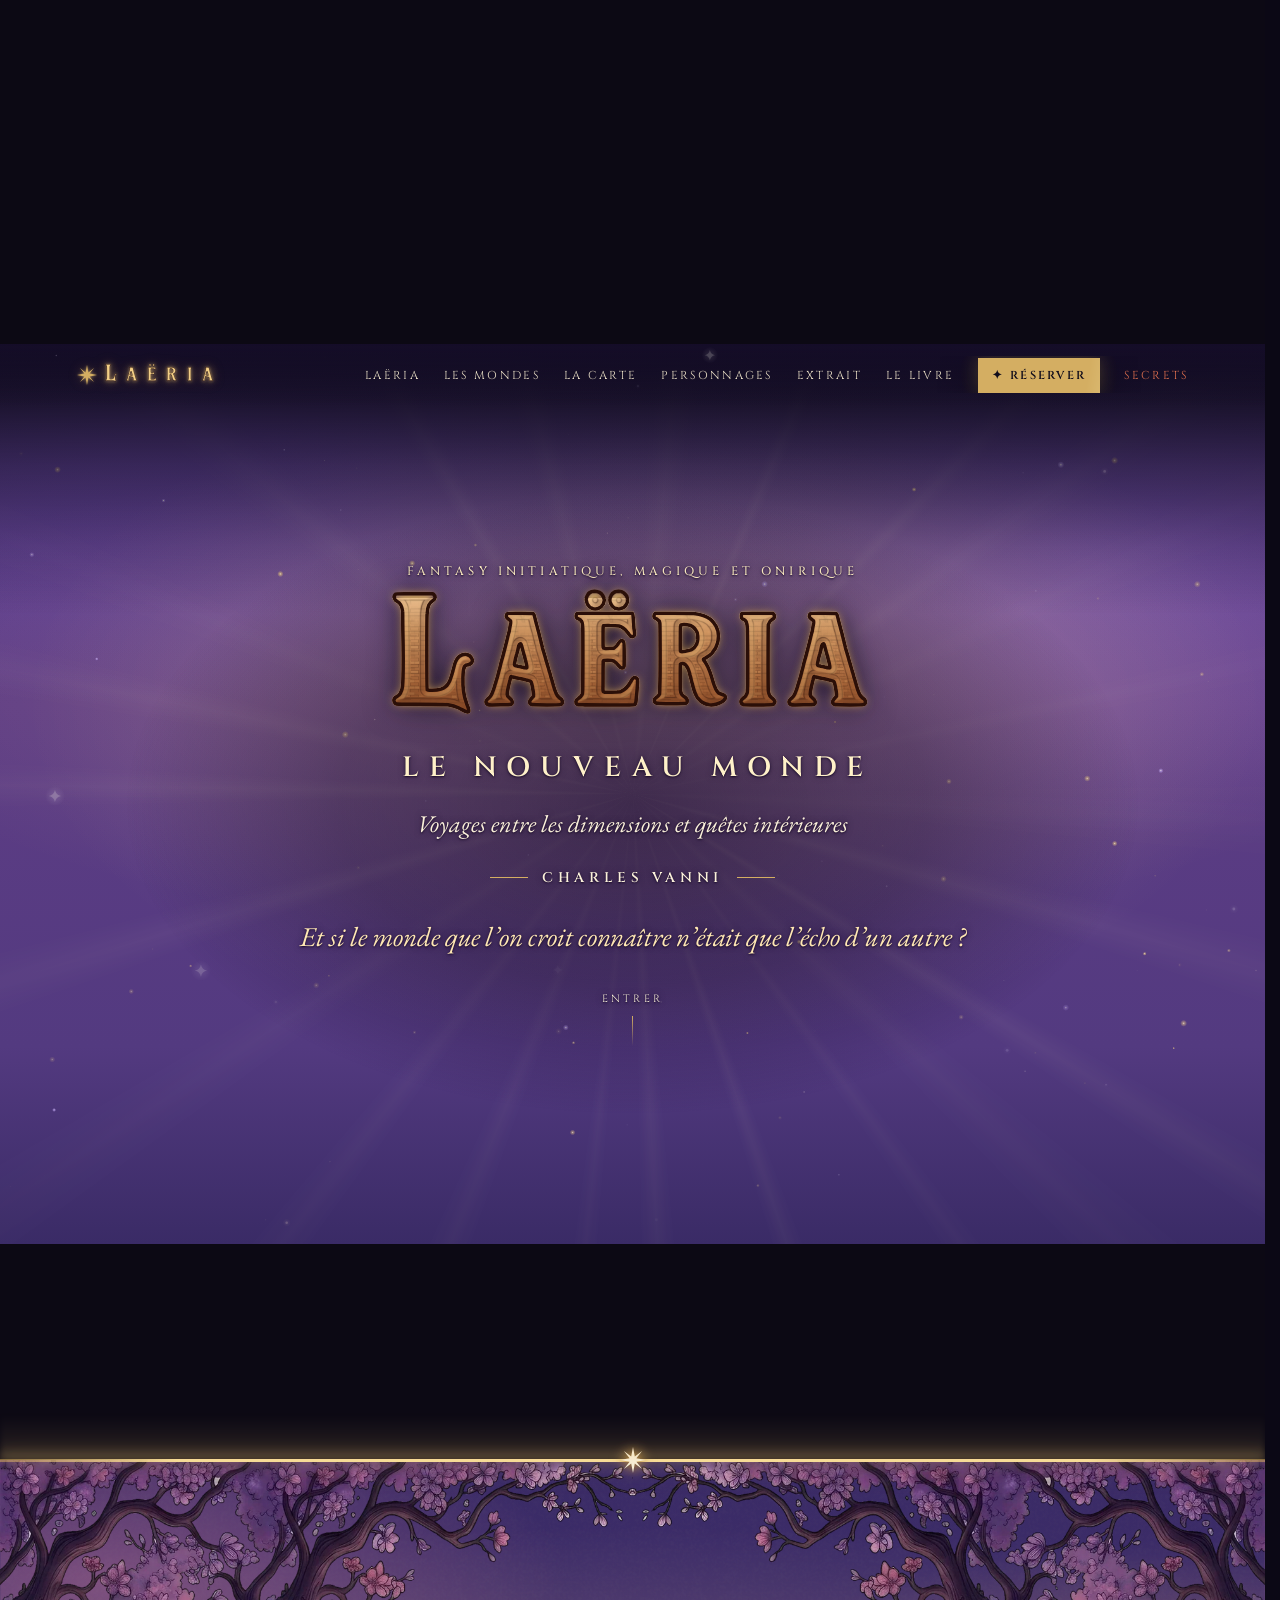
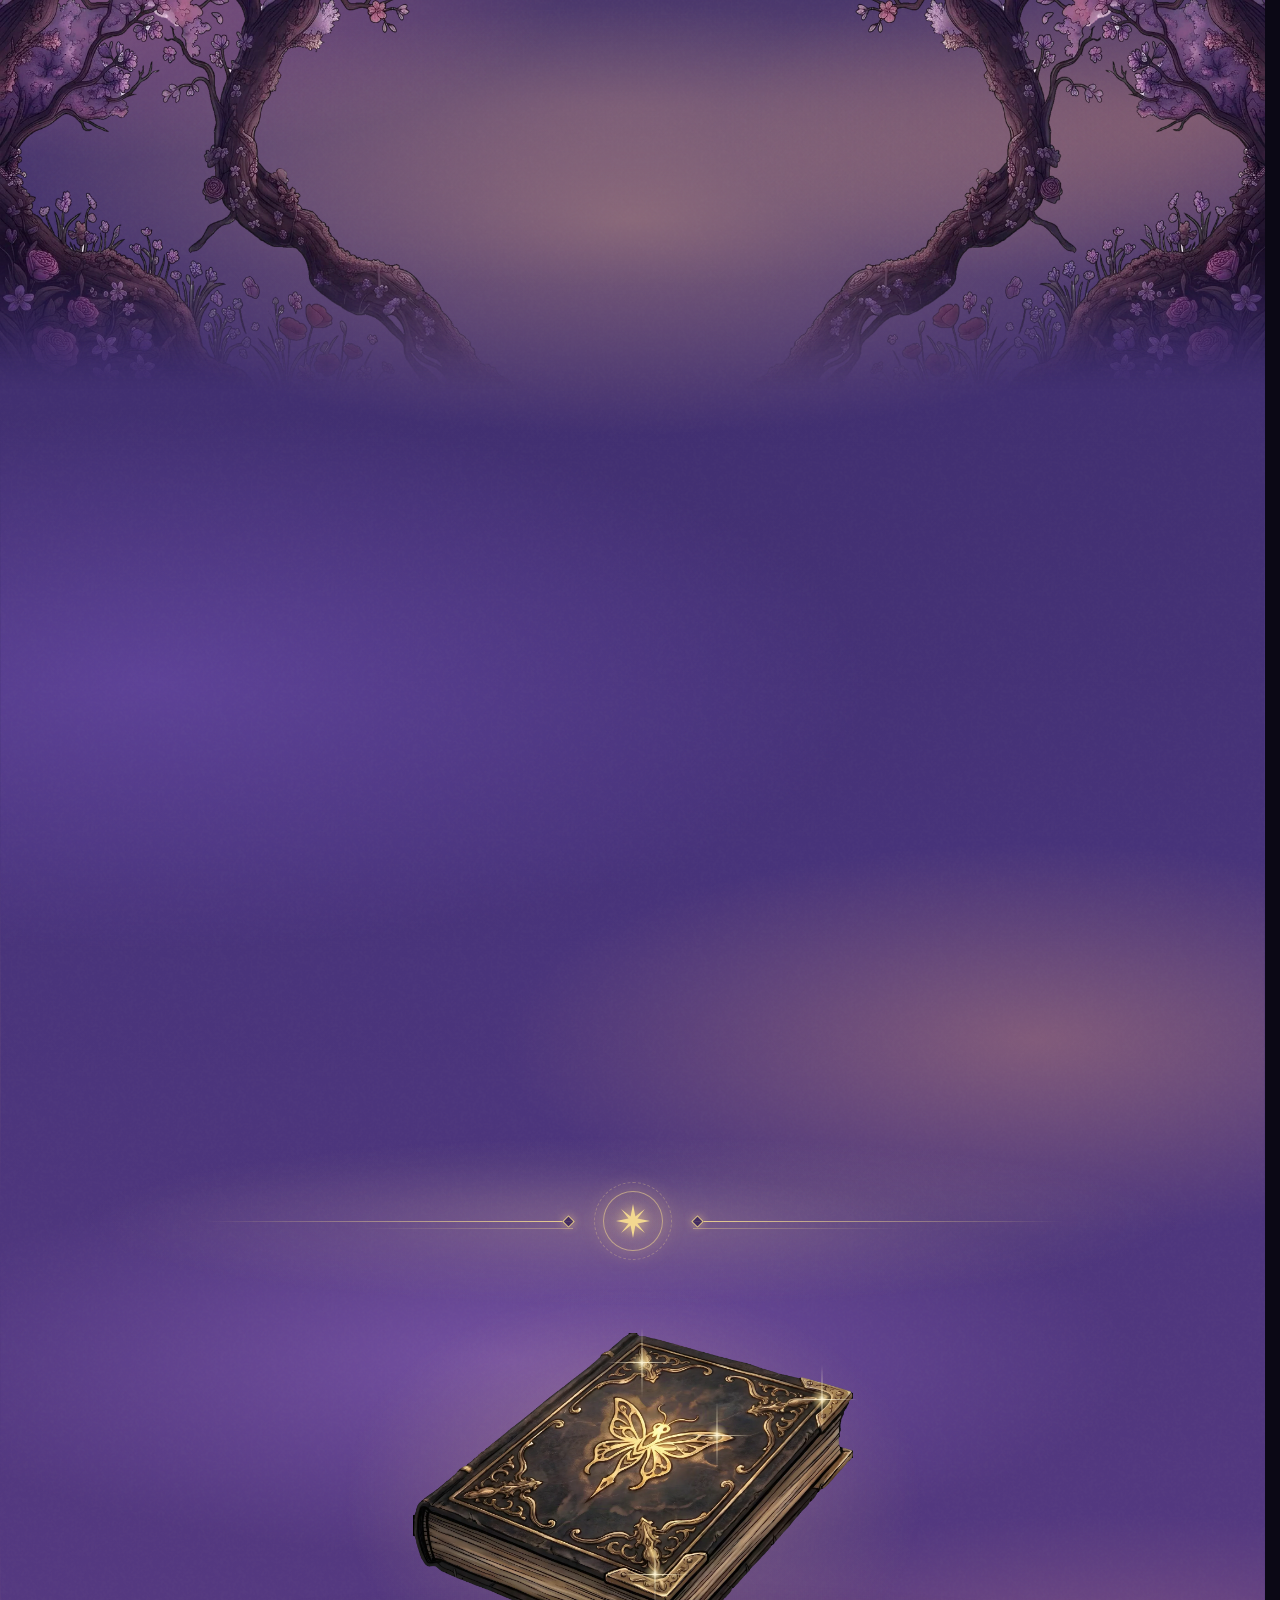
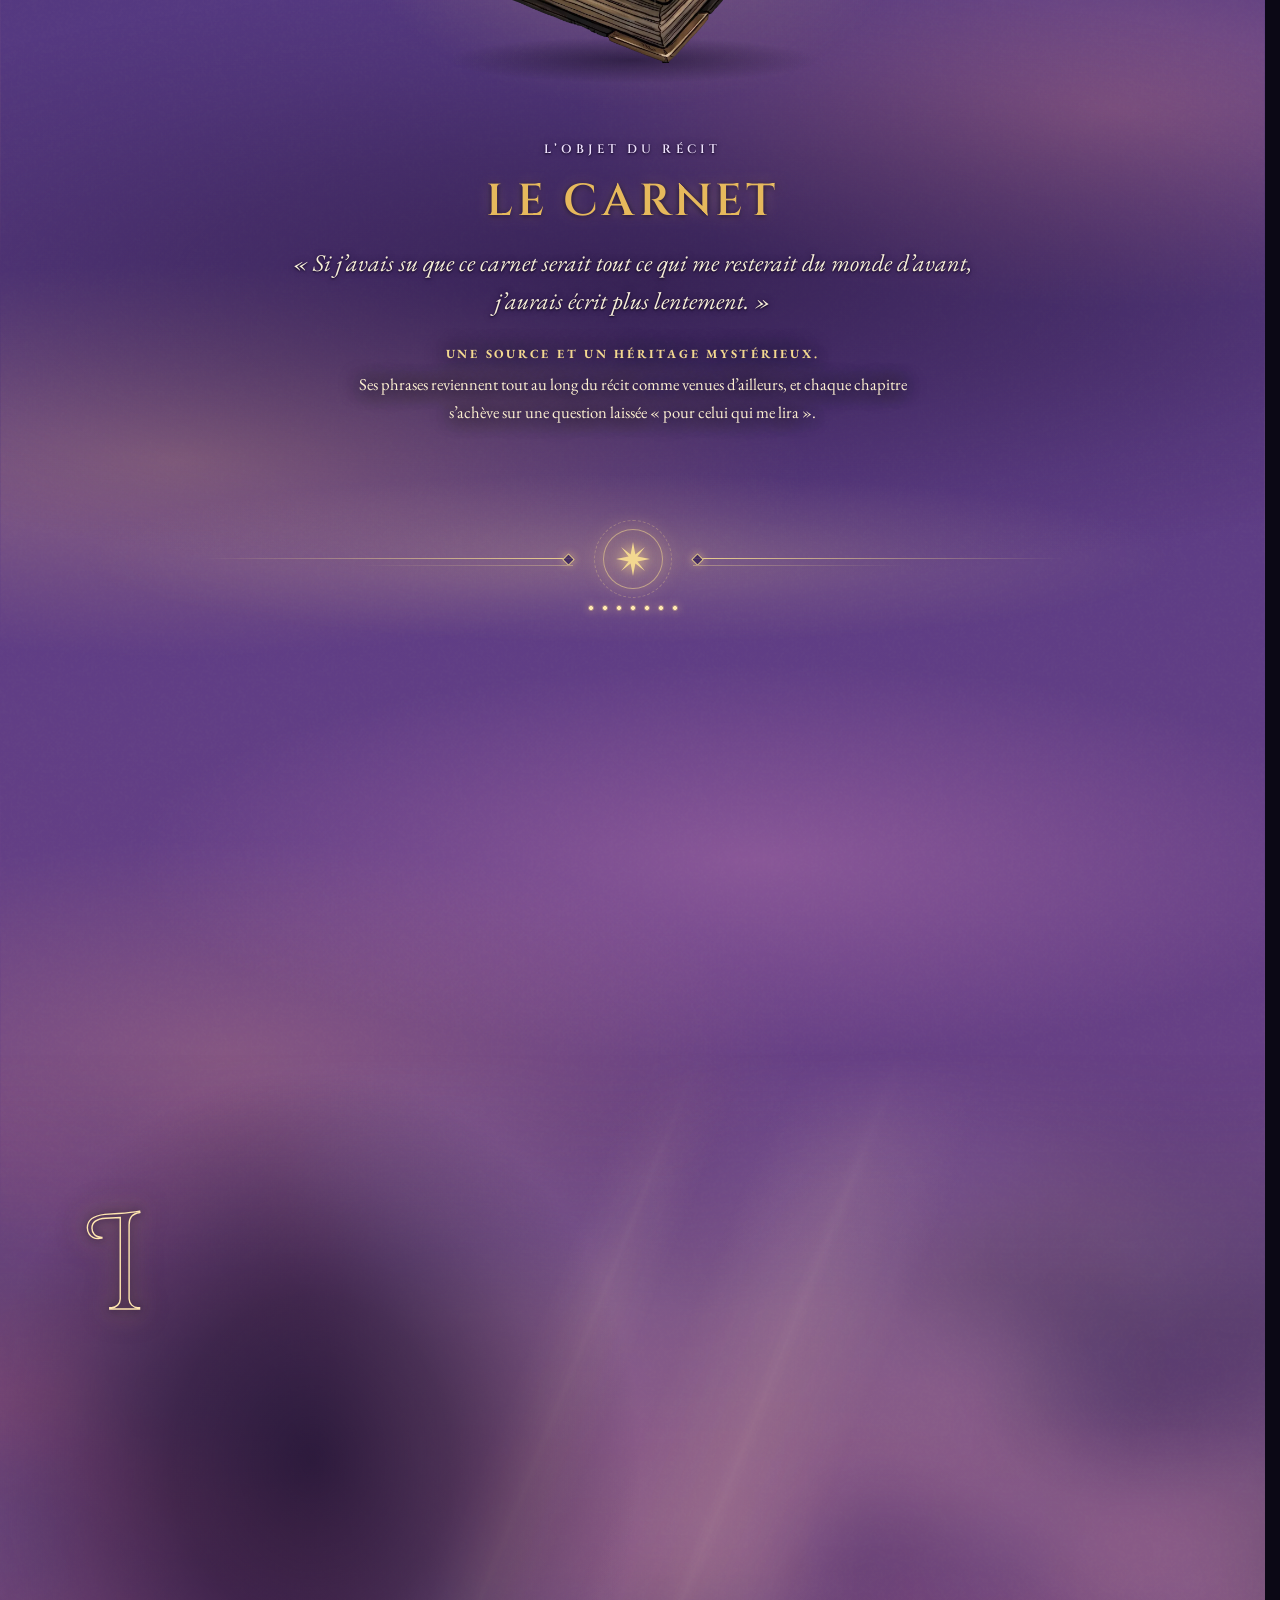
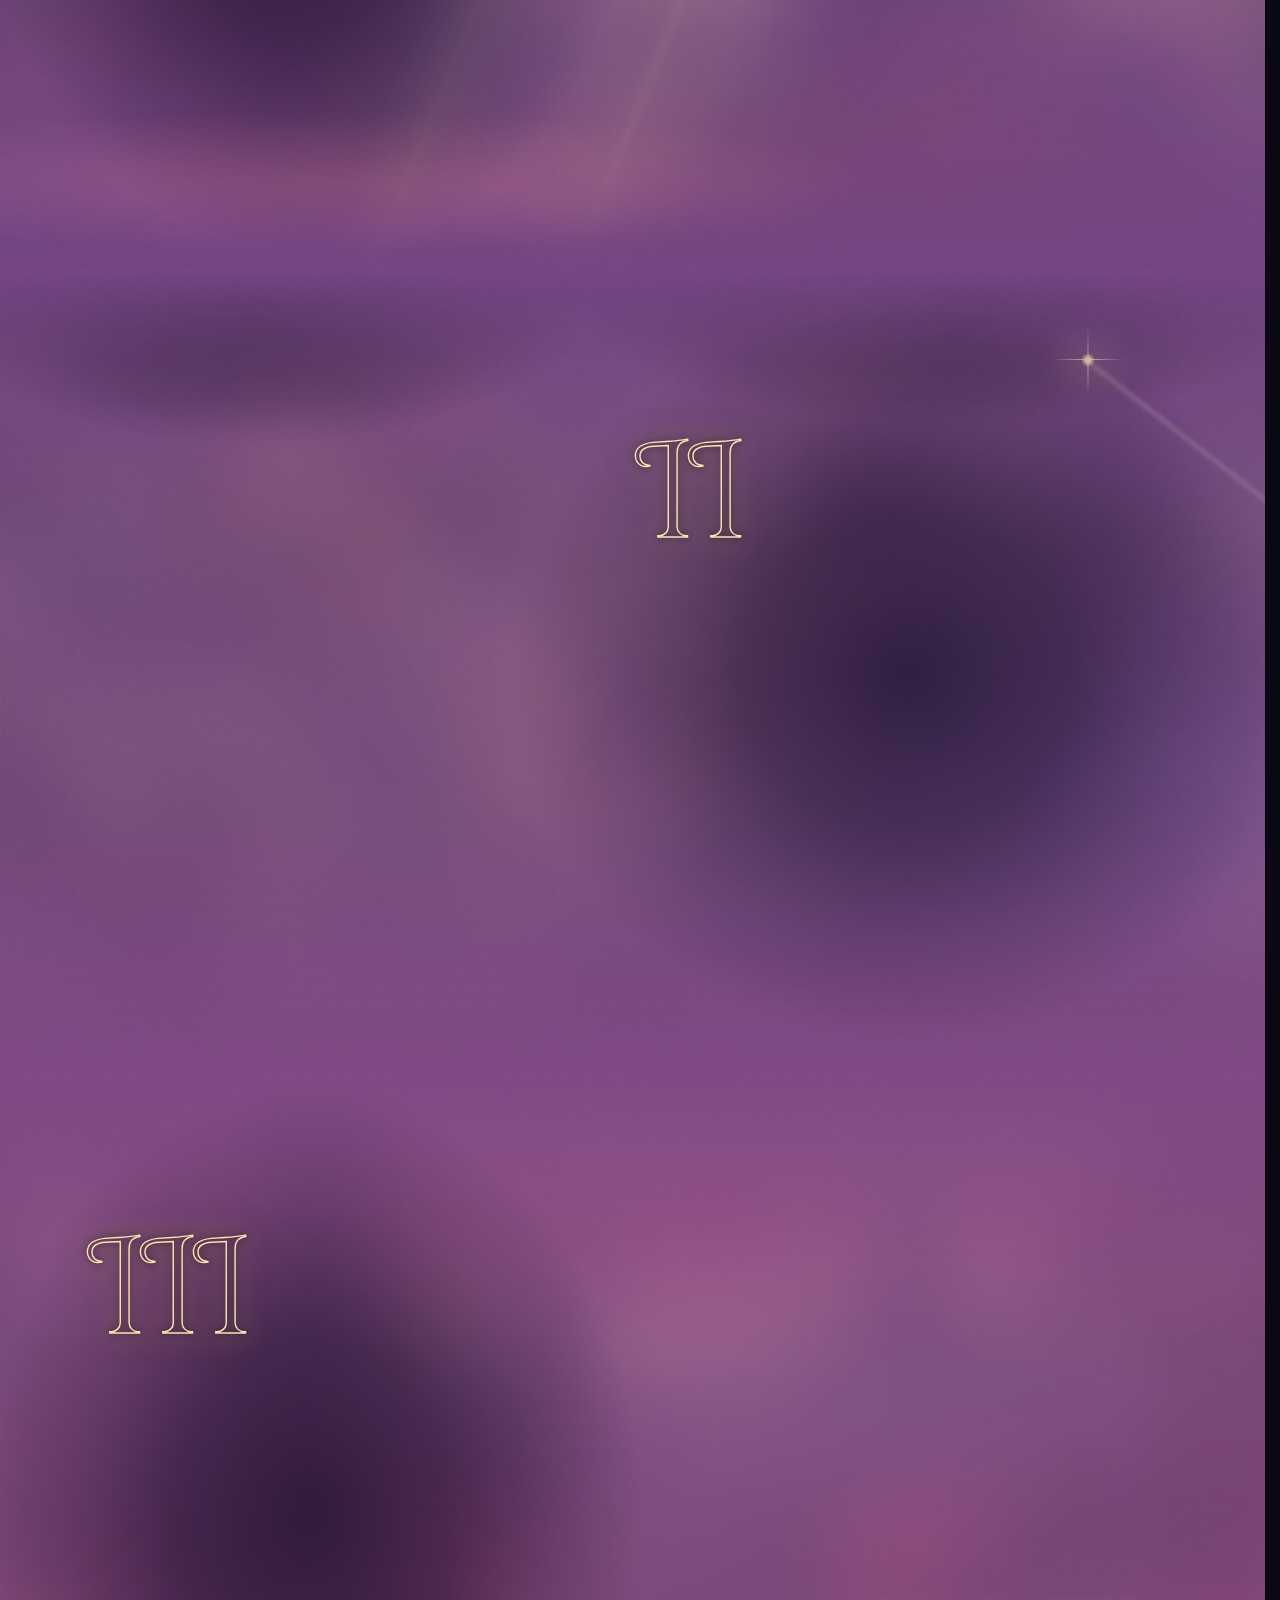
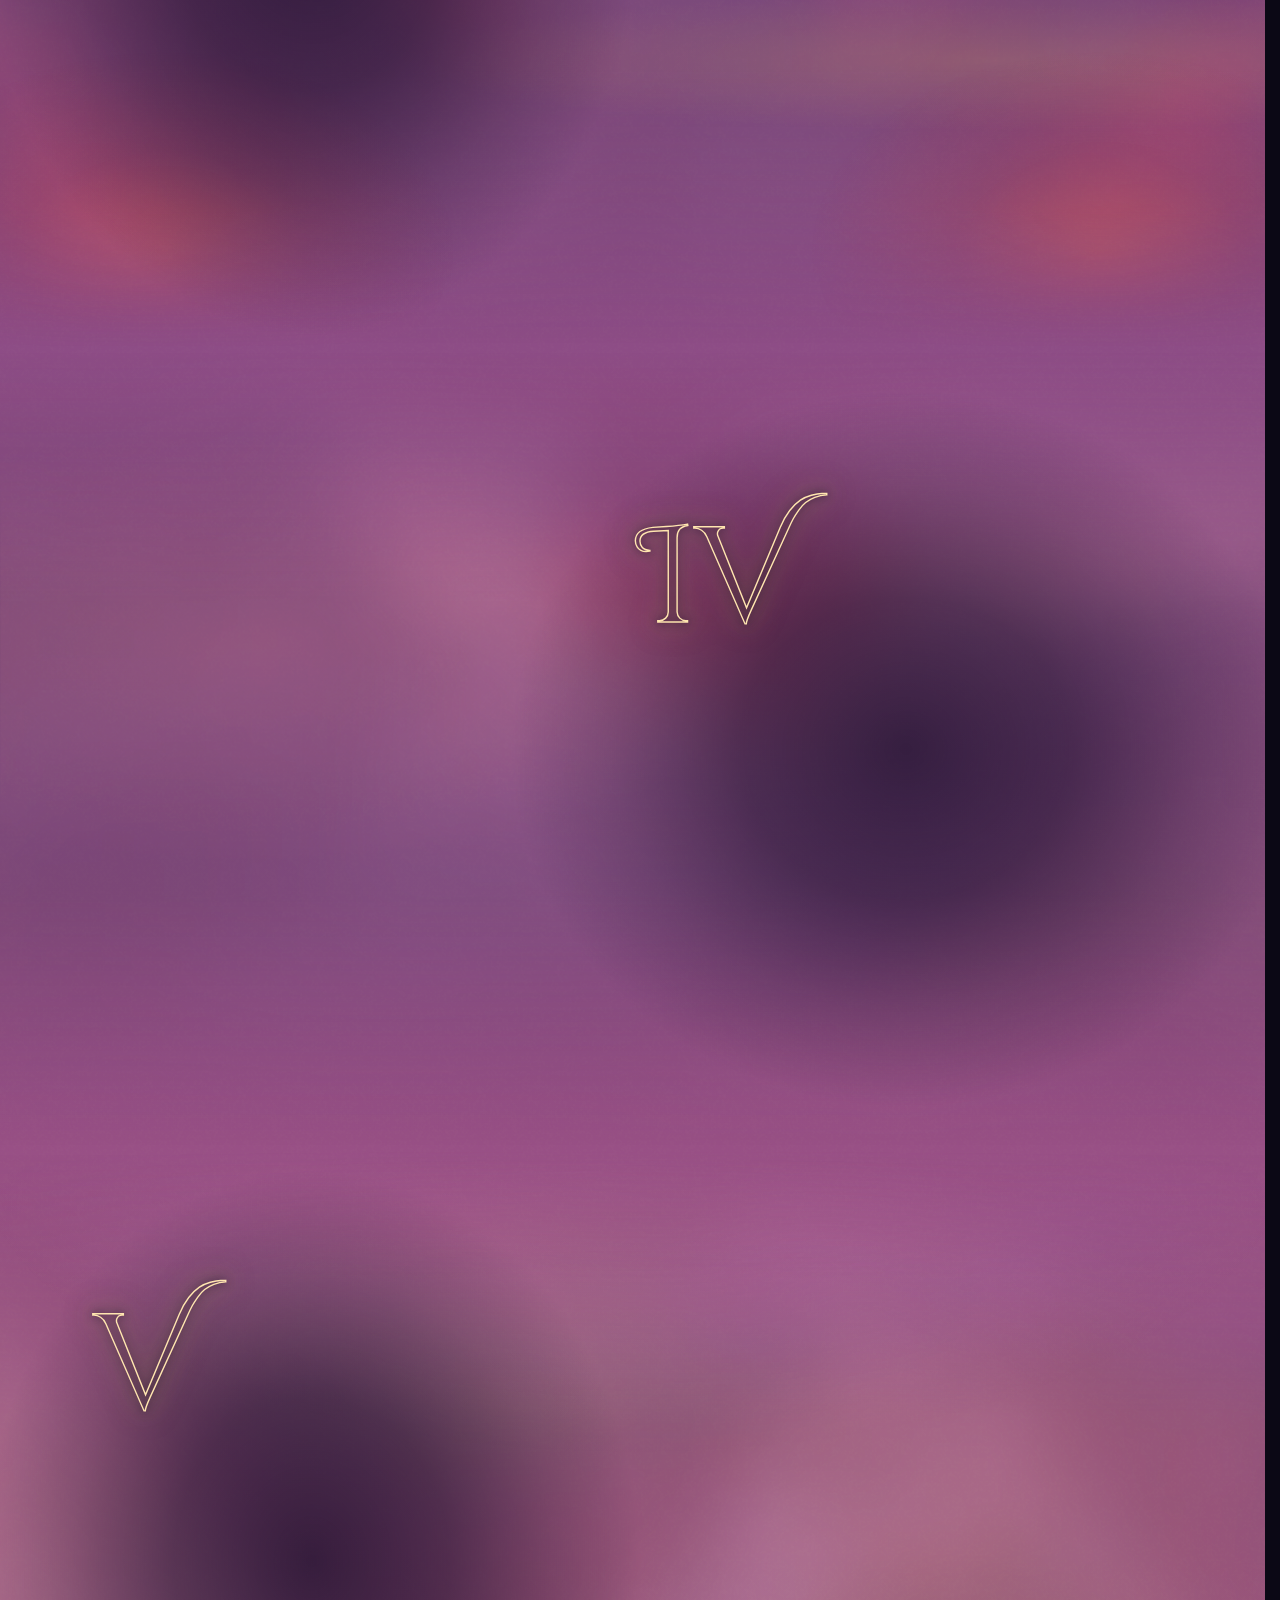
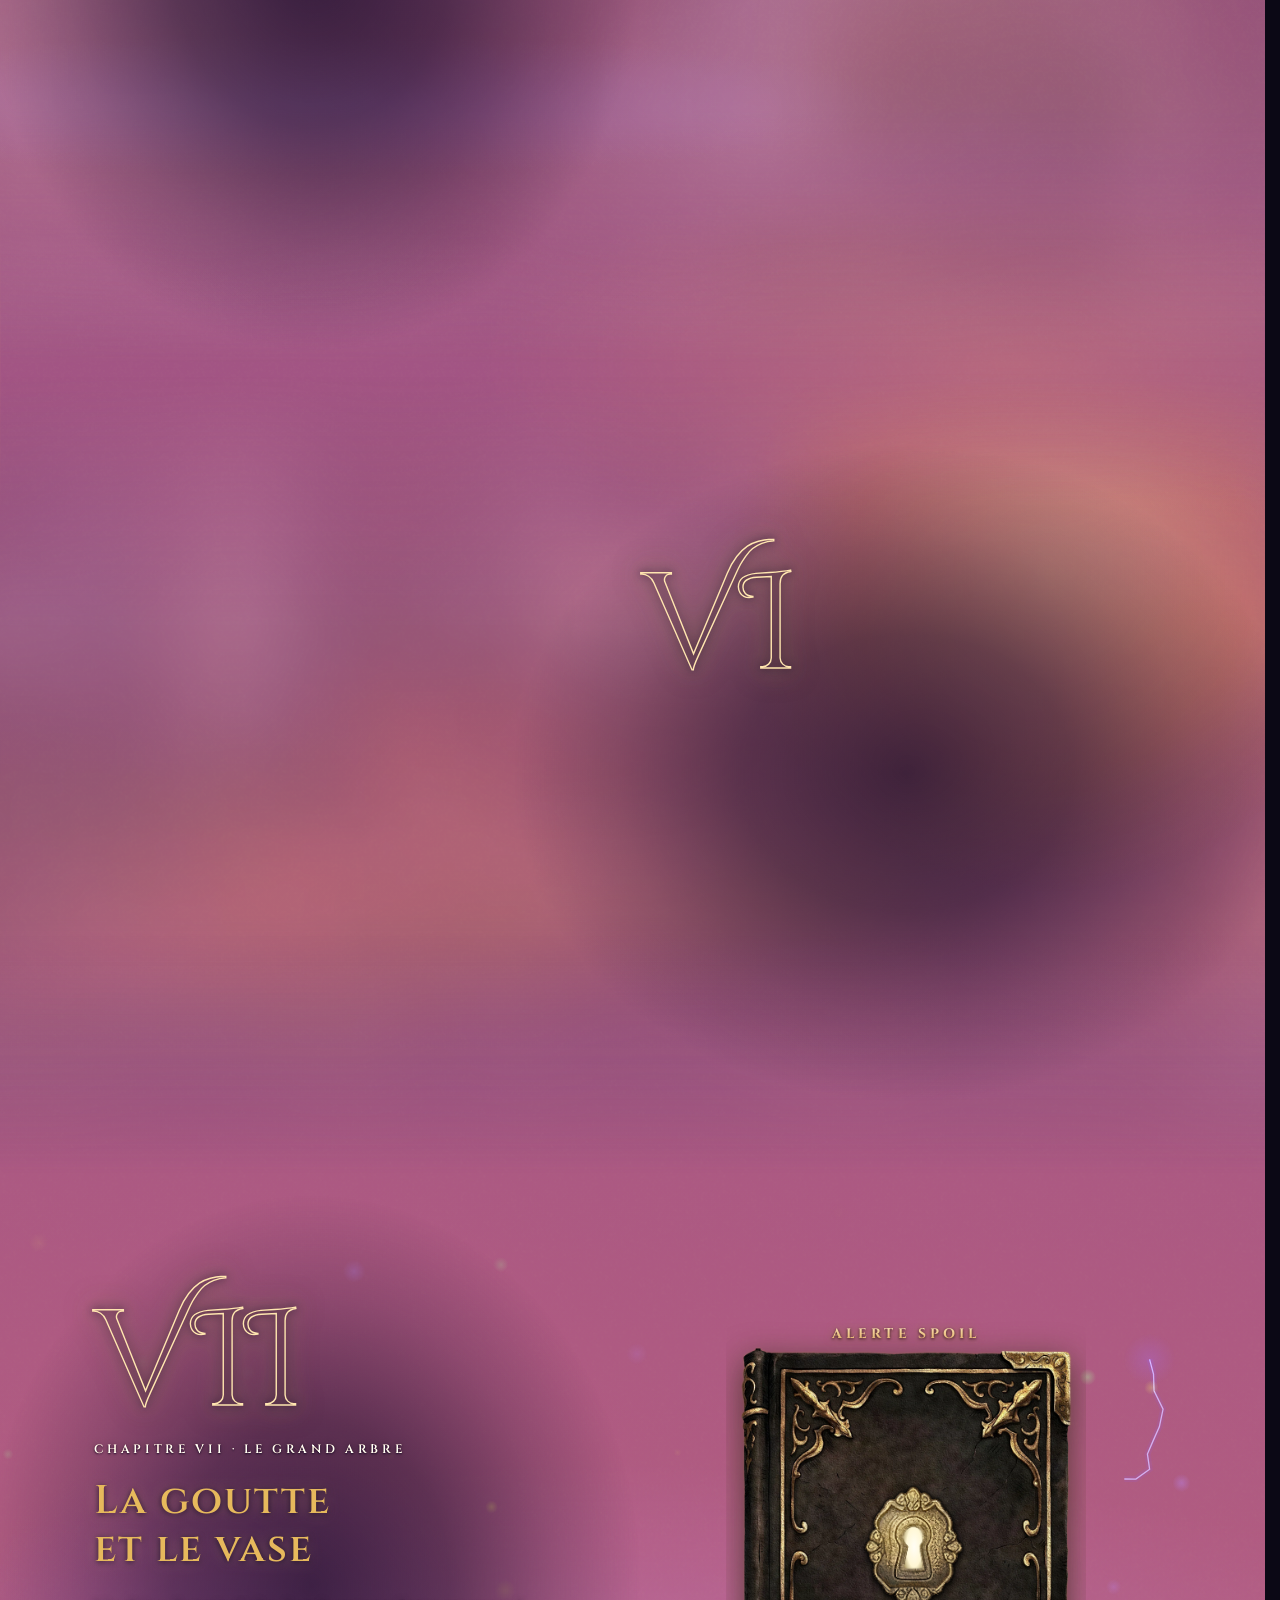
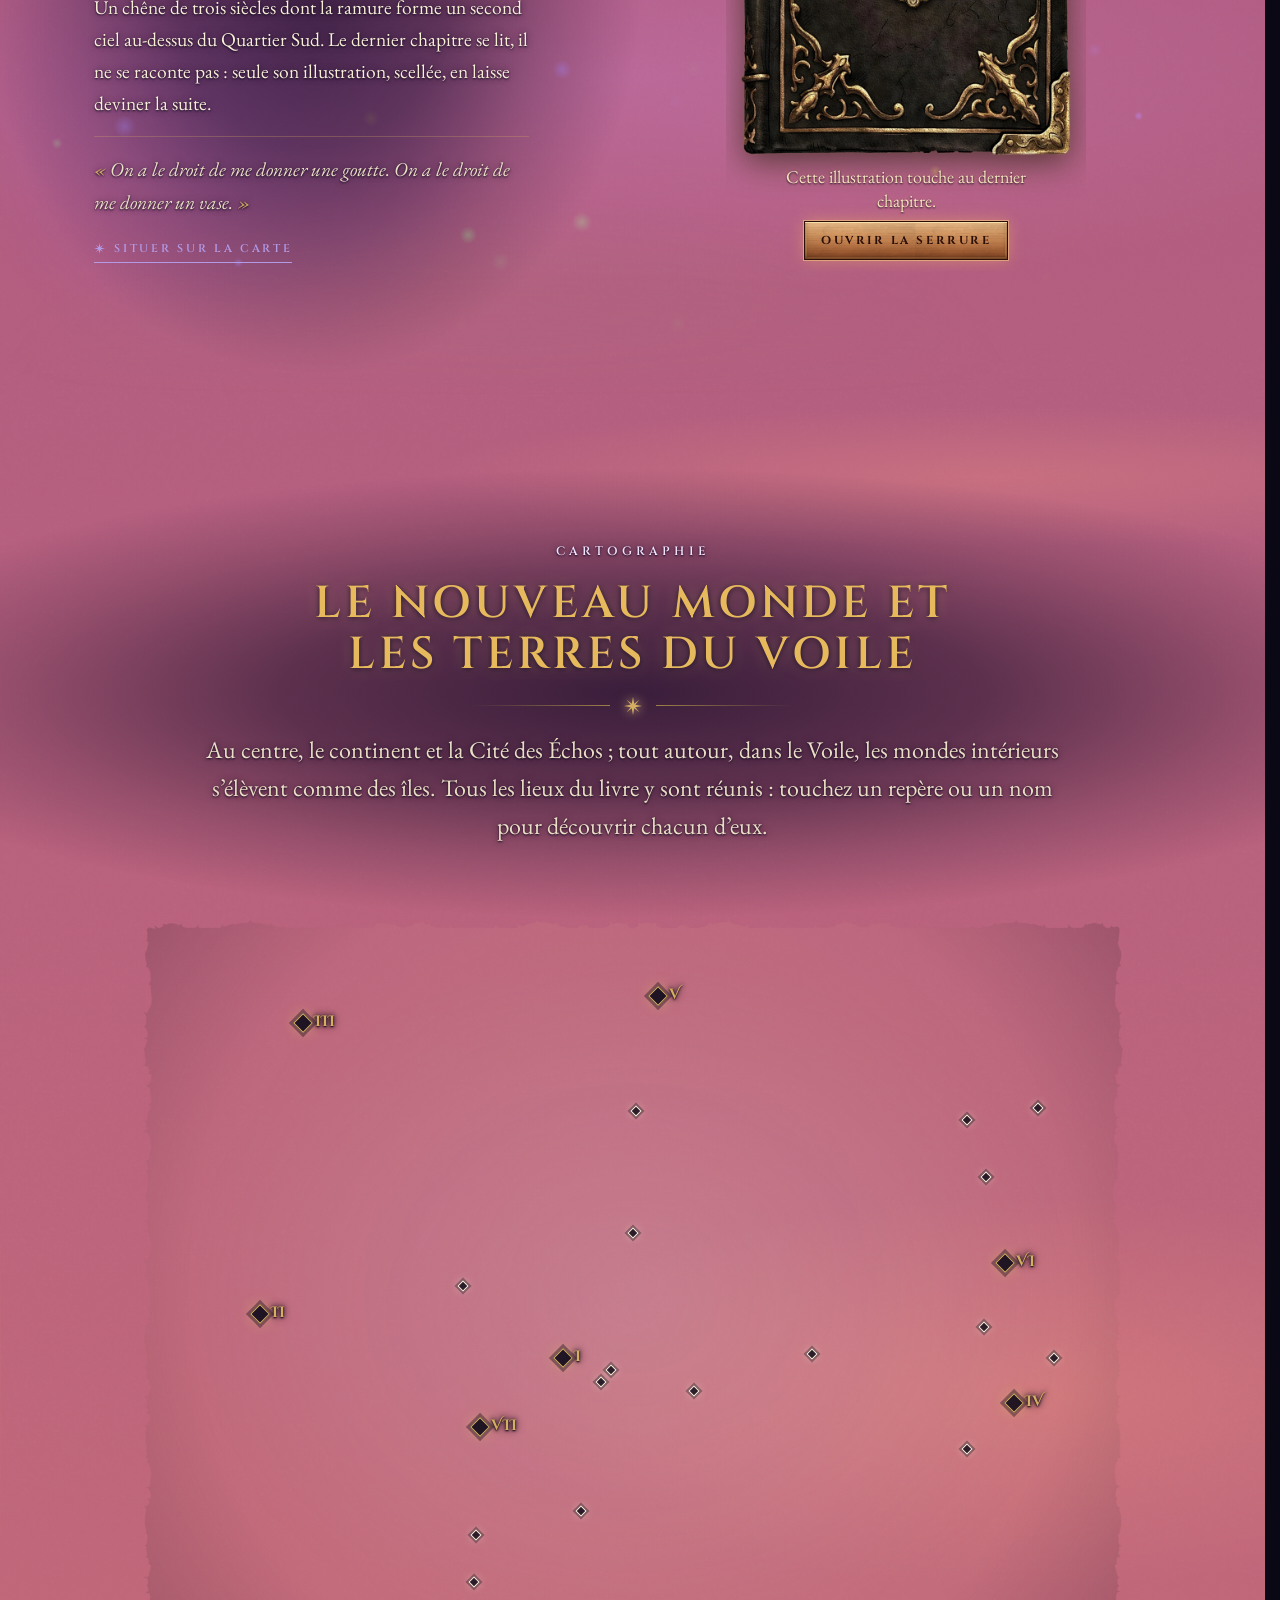
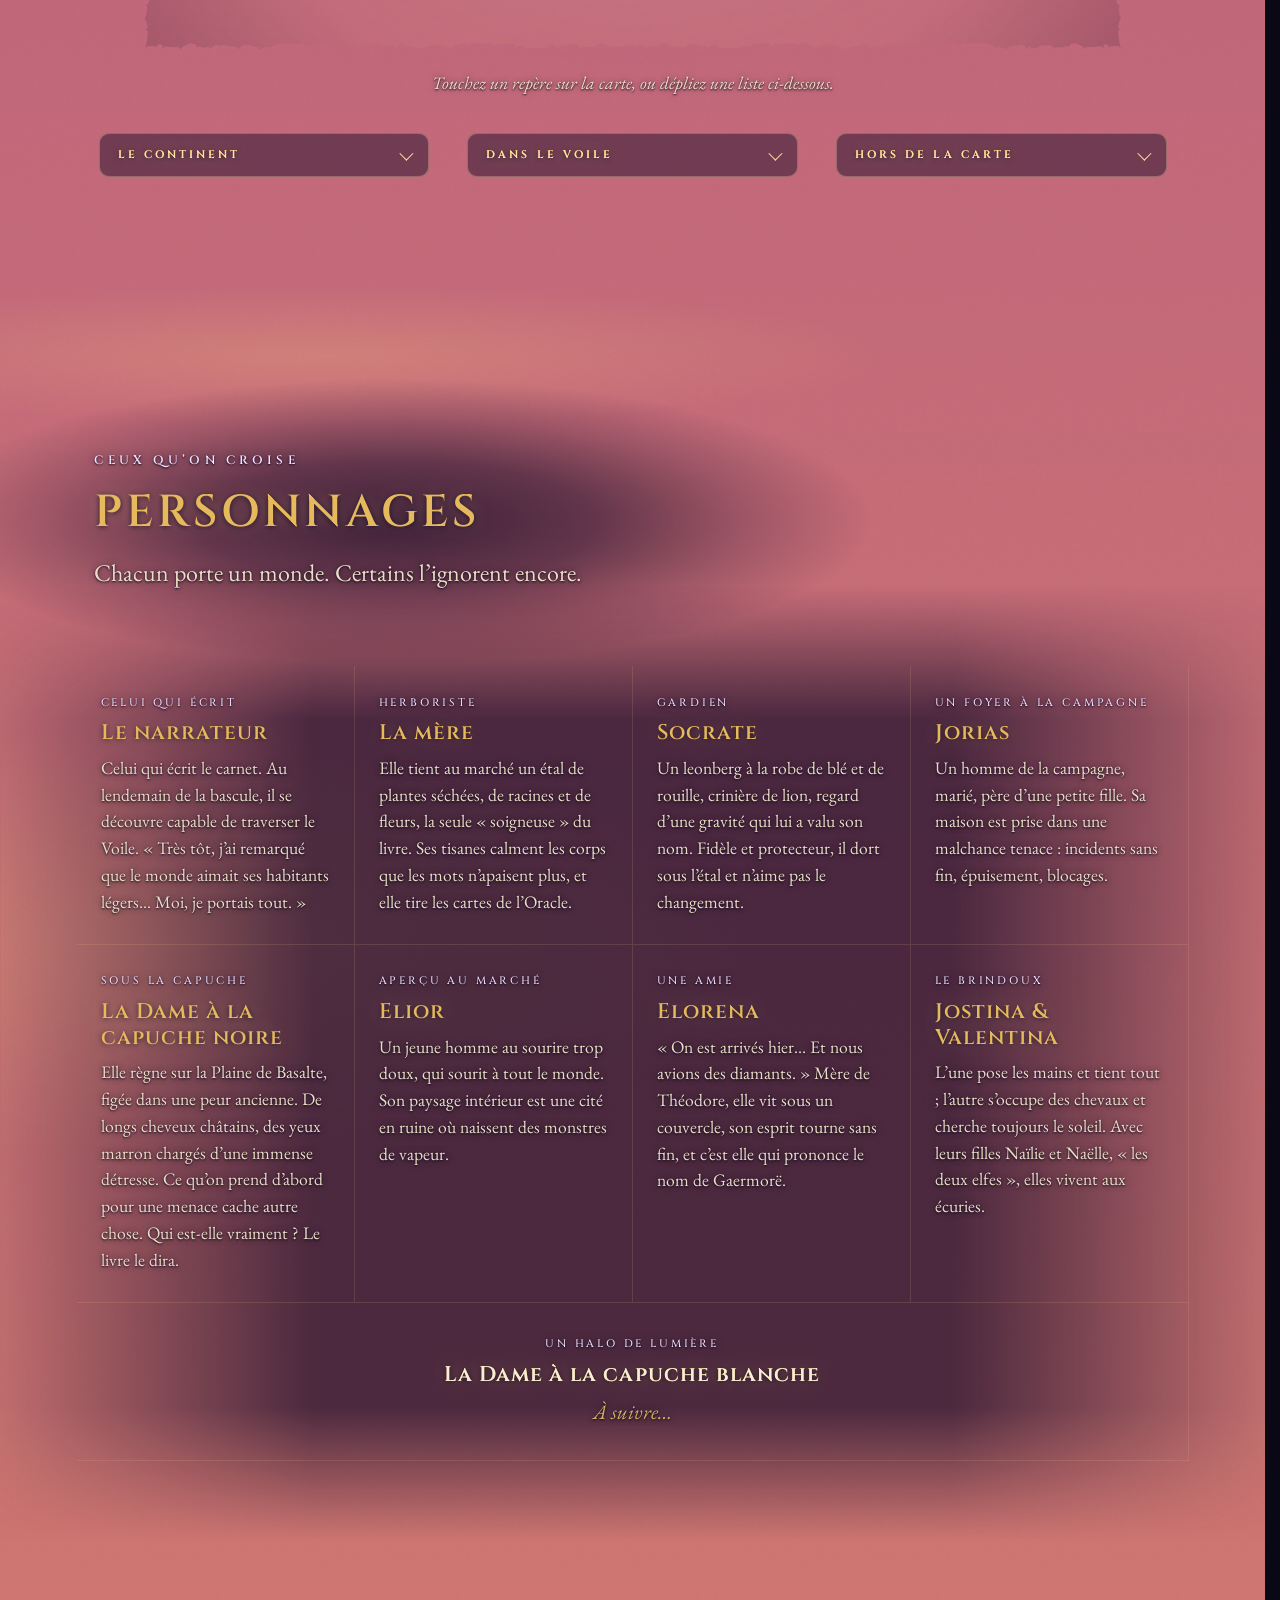
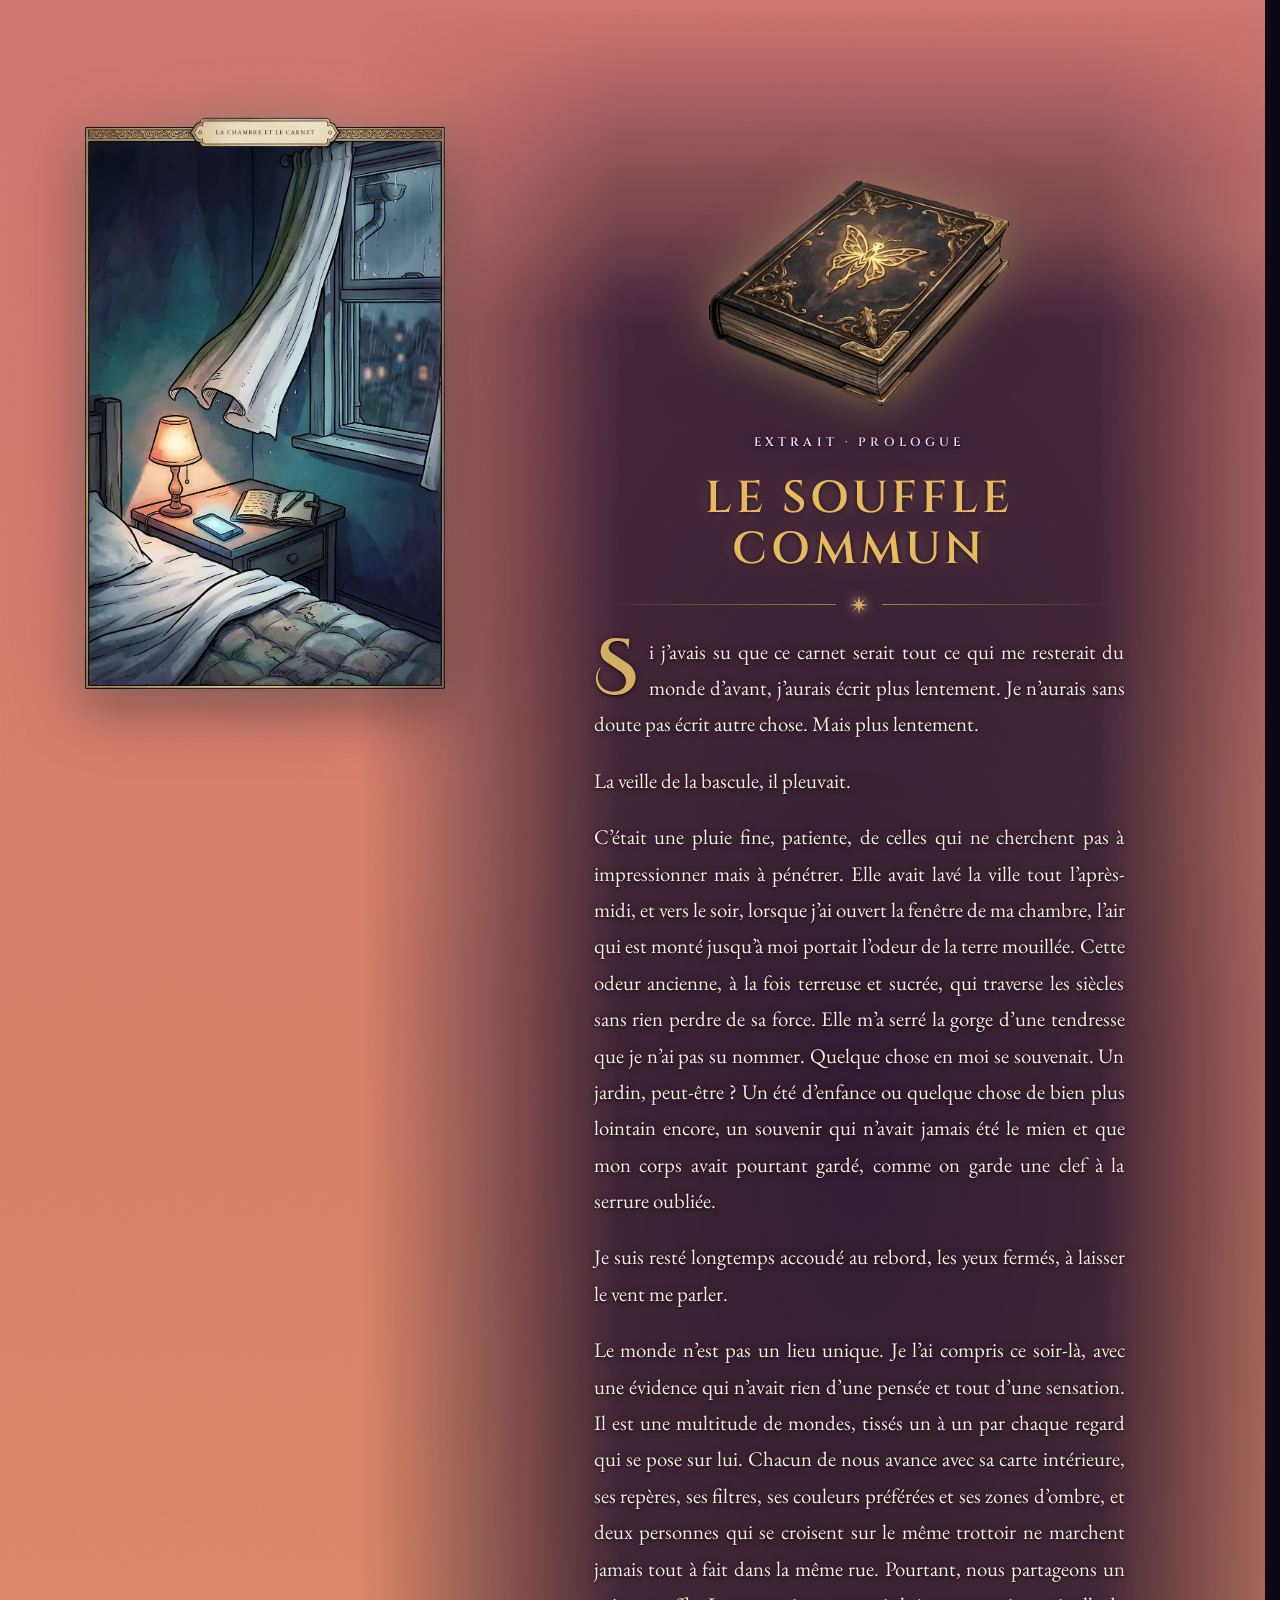
<file: carnet/index.html>
<!DOCTYPE html>
<html lang="fr"><head><meta charset="utf-8">
<meta name="viewport" content="width=device-width,initial-scale=1">
<title>Réserver mon exemplaire · Laëria</title>
<meta name="description" content="Réservation gratuite de ton exemplaire de Laëria, Le Nouveau Monde.">
<link rel="canonical" href="https://laeria.com/">
<meta name="robots" content="noindex,follow">
<meta property="og:type" content="website">
<meta property="og:url" content="https://laeria.com/carnet/">
<meta property="og:title" content="Réserver mon exemplaire · Laëria">
<meta property="og:description" content="Réservation gratuite, je te préviens dès la sortie.">
<meta property="og:image" content="https://laeria.com/img/pochette-v5.jpg">
<meta property="og:image:width" content="1200">
<meta property="og:image:height" content="630">
<meta name="twitter:card" content="summary_large_image">
<meta name="twitter:image" content="https://laeria.com/img/carnet-partage.jpg">
<link rel="icon" href="/img/favicon.png">
<link href="https://fonts.googleapis.com/css2?family=Cinzel:wght@500;600&family=Cinzel+Decorative&family=EB+Garamond:ital@0;1&display=swap" rel="stylesheet">
<style>
*{box-sizing:border-box;margin:0;padding:0}
body{min-height:100vh;display:flex;align-items:center;justify-content:center;padding:36px 18px;background:radial-gradient(ellipse at 50% 15%,#2a1f47,#110d1b 65%);color:#ece2c9;font-family:"EB Garamond",Georgia,serif}
.box{display:grid;grid-template-columns:240px minmax(0,1fr);gap:40px;align-items:center;max-width:820px;width:100%}
.cov{width:100%;height:auto;display:block;transform:rotate(-3deg);border:1px solid rgba(212,174,98,.4);box-shadow:0 24px 60px rgba(0,0,0,.65),0 0 60px rgba(212,174,98,.15)}
.eb{font-family:Cinzel,serif;letter-spacing:.3em;font-size:.74rem;color:#b39ae6;text-transform:uppercase}
h1{font-family:"Cinzel Decorative",serif;font-weight:400;color:#d4ae62;font-size:2.3rem;line-height:1.1;margin:10px 0 14px}
p{font-size:1.15rem;line-height:1.55}
p b{color:#d4ae62;font-weight:600}
ul{list-style:none;margin:16px 0 4px}
li{padding:5px 0;font-size:1.05rem;color:#b7aa8e}
li::before{content:"✦ ";color:#d4ae62}
.embed{margin-top:18px;min-height:60px}
.site{display:inline-block;margin-top:18px;color:#b7aa8e;font-size:.98rem}
@media(max-width:700px){.box{grid-template-columns:1fr;gap:22px;text-align:center}.cov{width:170px;margin:0 auto}h1{font-size:1.8rem}ul{display:inline-block;text-align:left}}
</style>
<script>location.replace("/#carnet-offert");</script>
</head><body>
<main class="box">
  <img class="cov" src="/img/carnet-cover.jpg" alt="Couverture du Carnet du Voile" width="505" height="756">
  <div>
    <p class="eb">Laëria · Le Nouveau Monde</p>
    <h1>Le Carnet du Voile, offert</h1>
    <p>13 pages illustrées pour découvrir les mondes du livre avant sa sortie, sans rien dévoiler de la fin. Inscris-toi : tu le reçois <b>tout de suite</b>.</p>
    <ul>
      <li>Les six mondes du livre et leurs illustrations</li>
      <li>Un extrait du prologue et la carte du Nouveau Monde</li>
      <li>Tu seras prévenu dès l’ouverture des commandes</li>
    </ul>
    <a class="site" style="display:inline-block;margin-top:18px;padding:13px 22px;background:#d4ae62;color:#110d1b;text-decoration:none;font-family:Cinzel,serif;font-weight:600" href="/#carnet-offert">Recevoir le carnet</a>
    <a class="site" href="/">Découvrir le site du livre →</a>
  </div>
</main>
<script data-goatcounter="https://laeria.goatcounter.com/count" async src="//gc.zgo.at/count.js"></script>
<script src="/js/rotate-hint.js?v=1" defer></script>
</body></html>
</file>
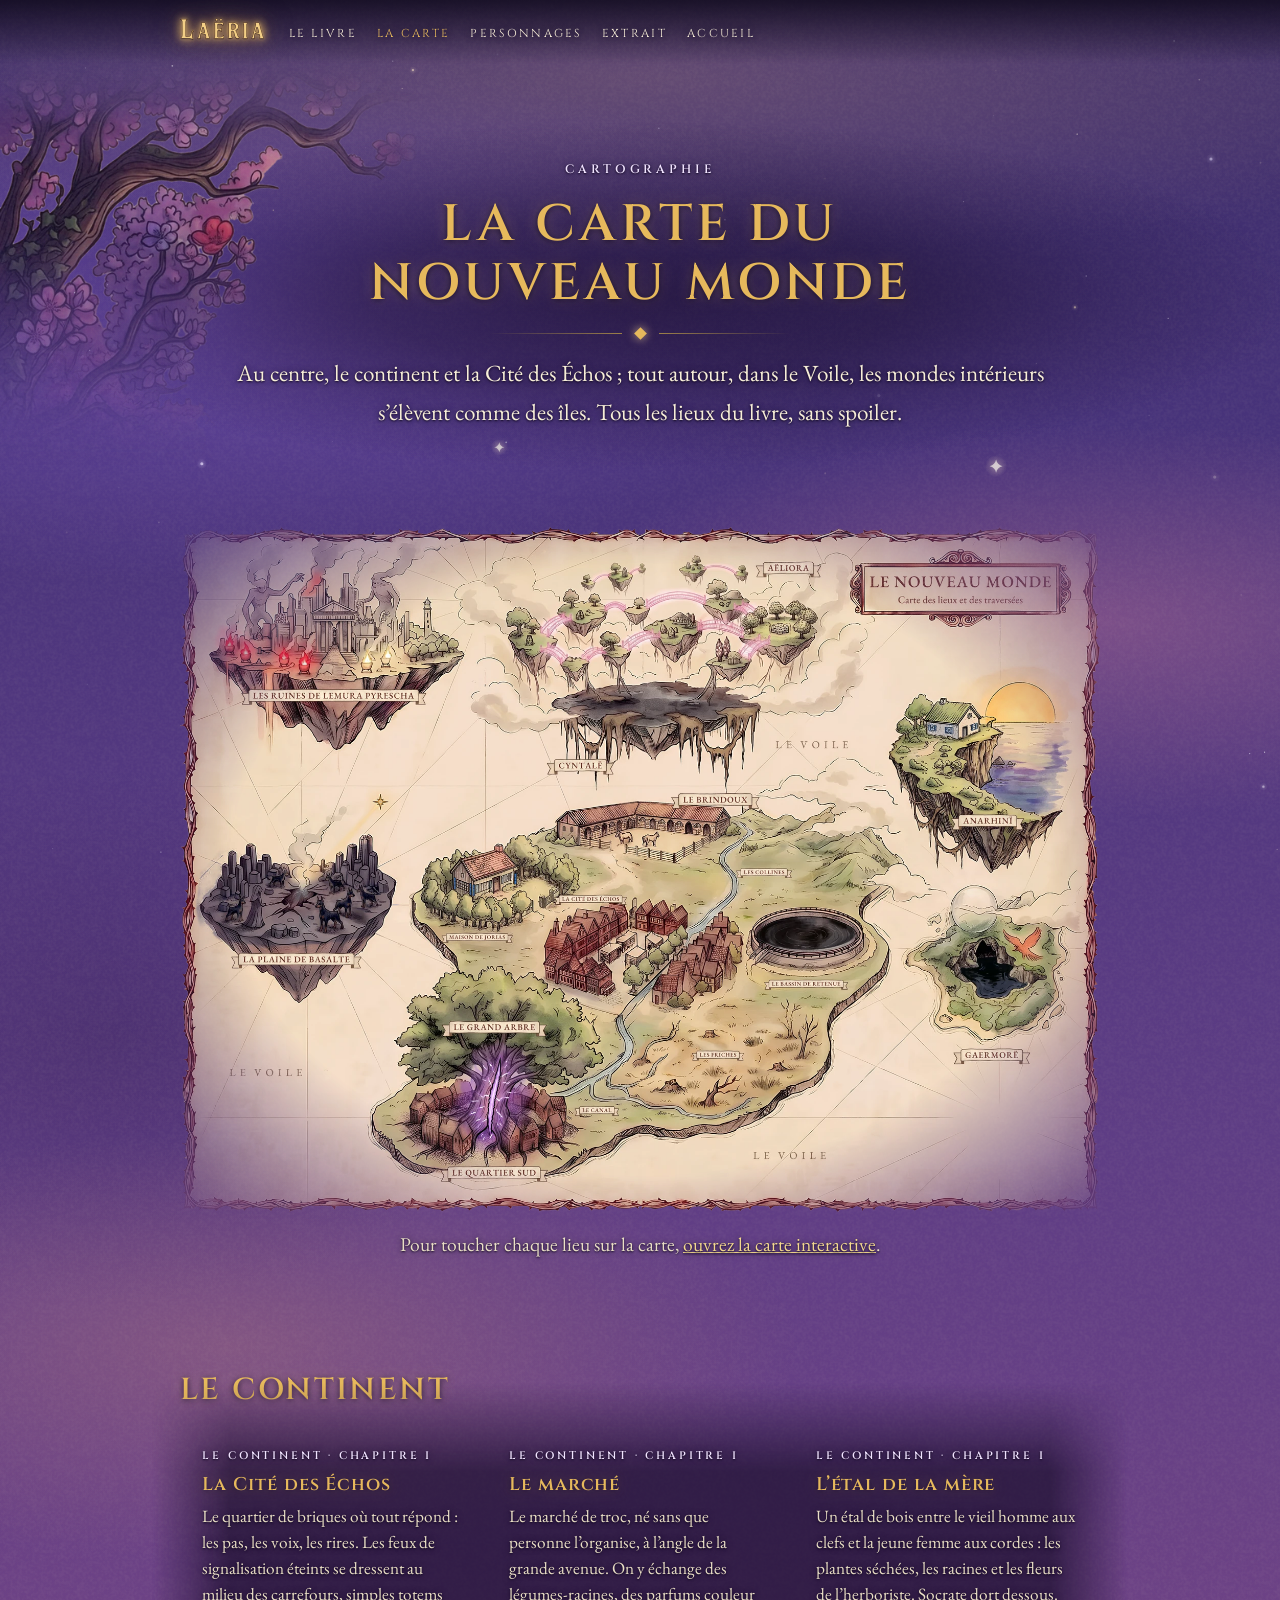
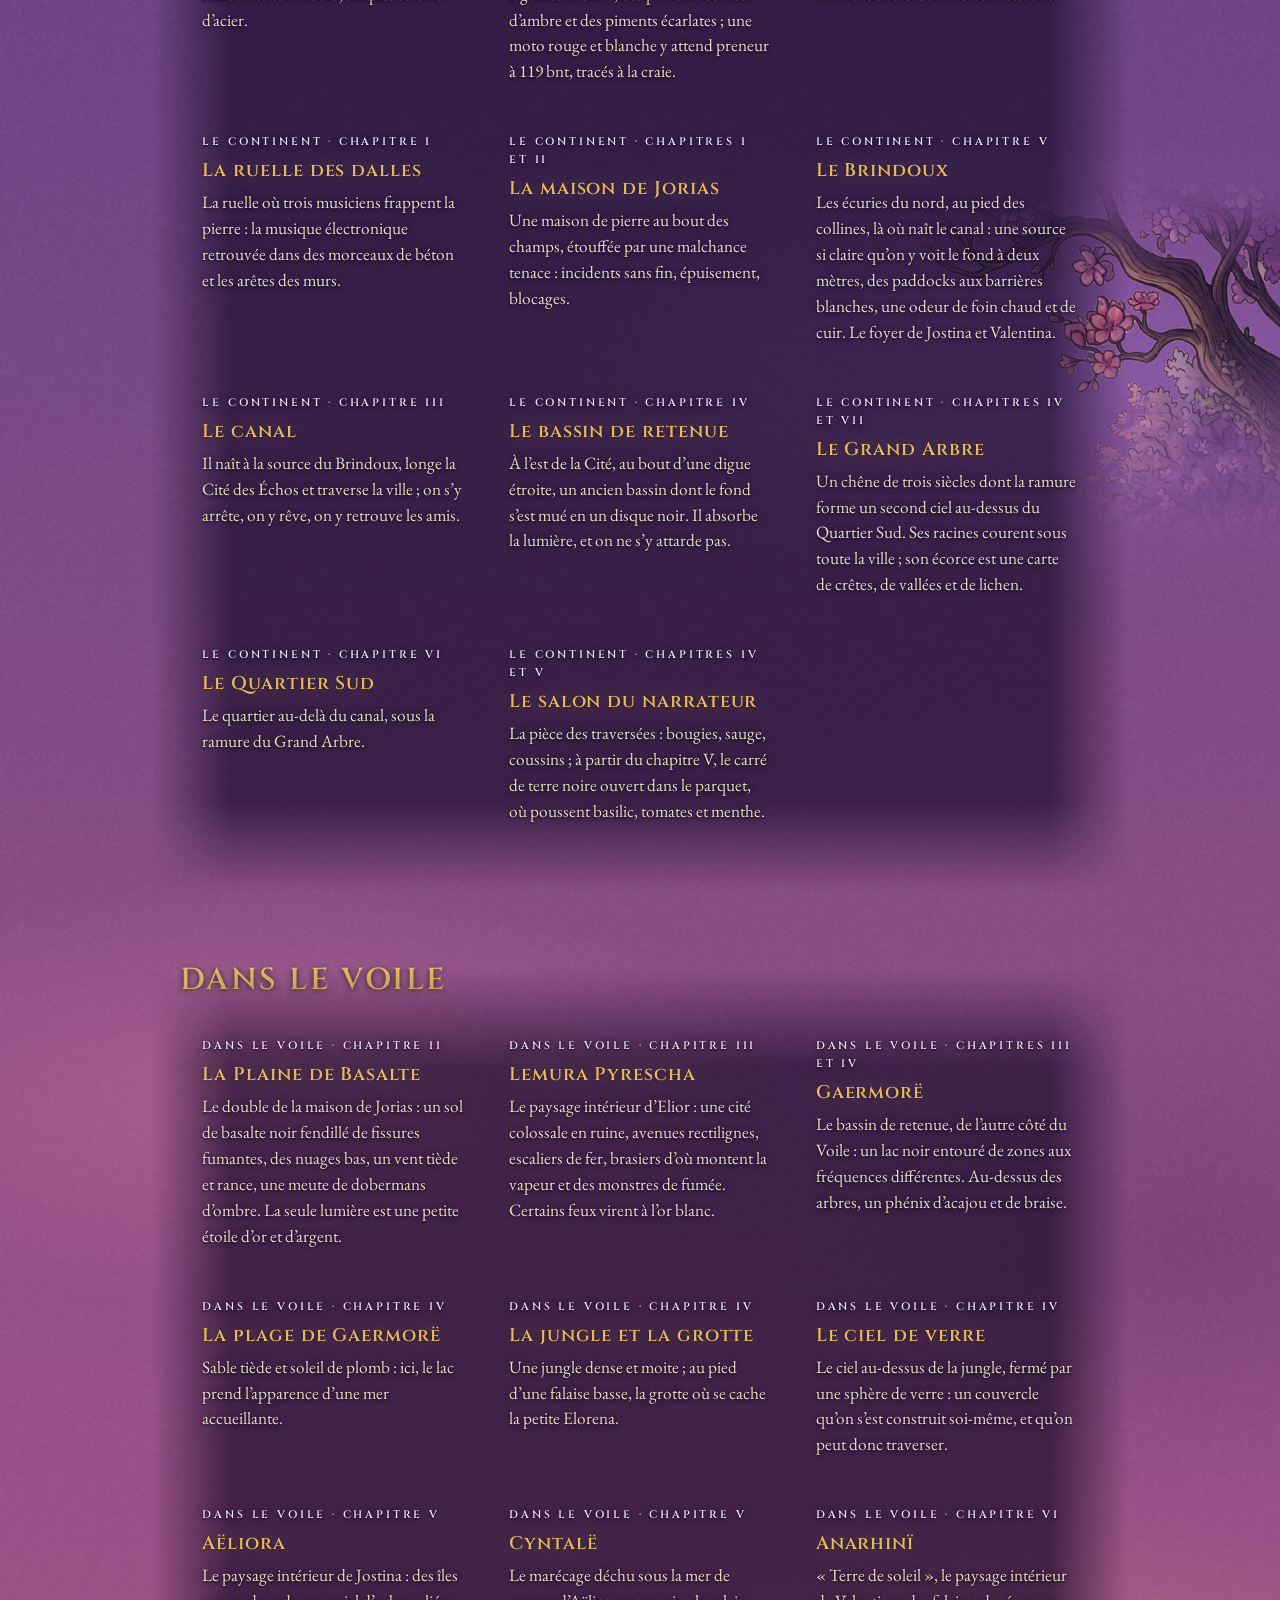
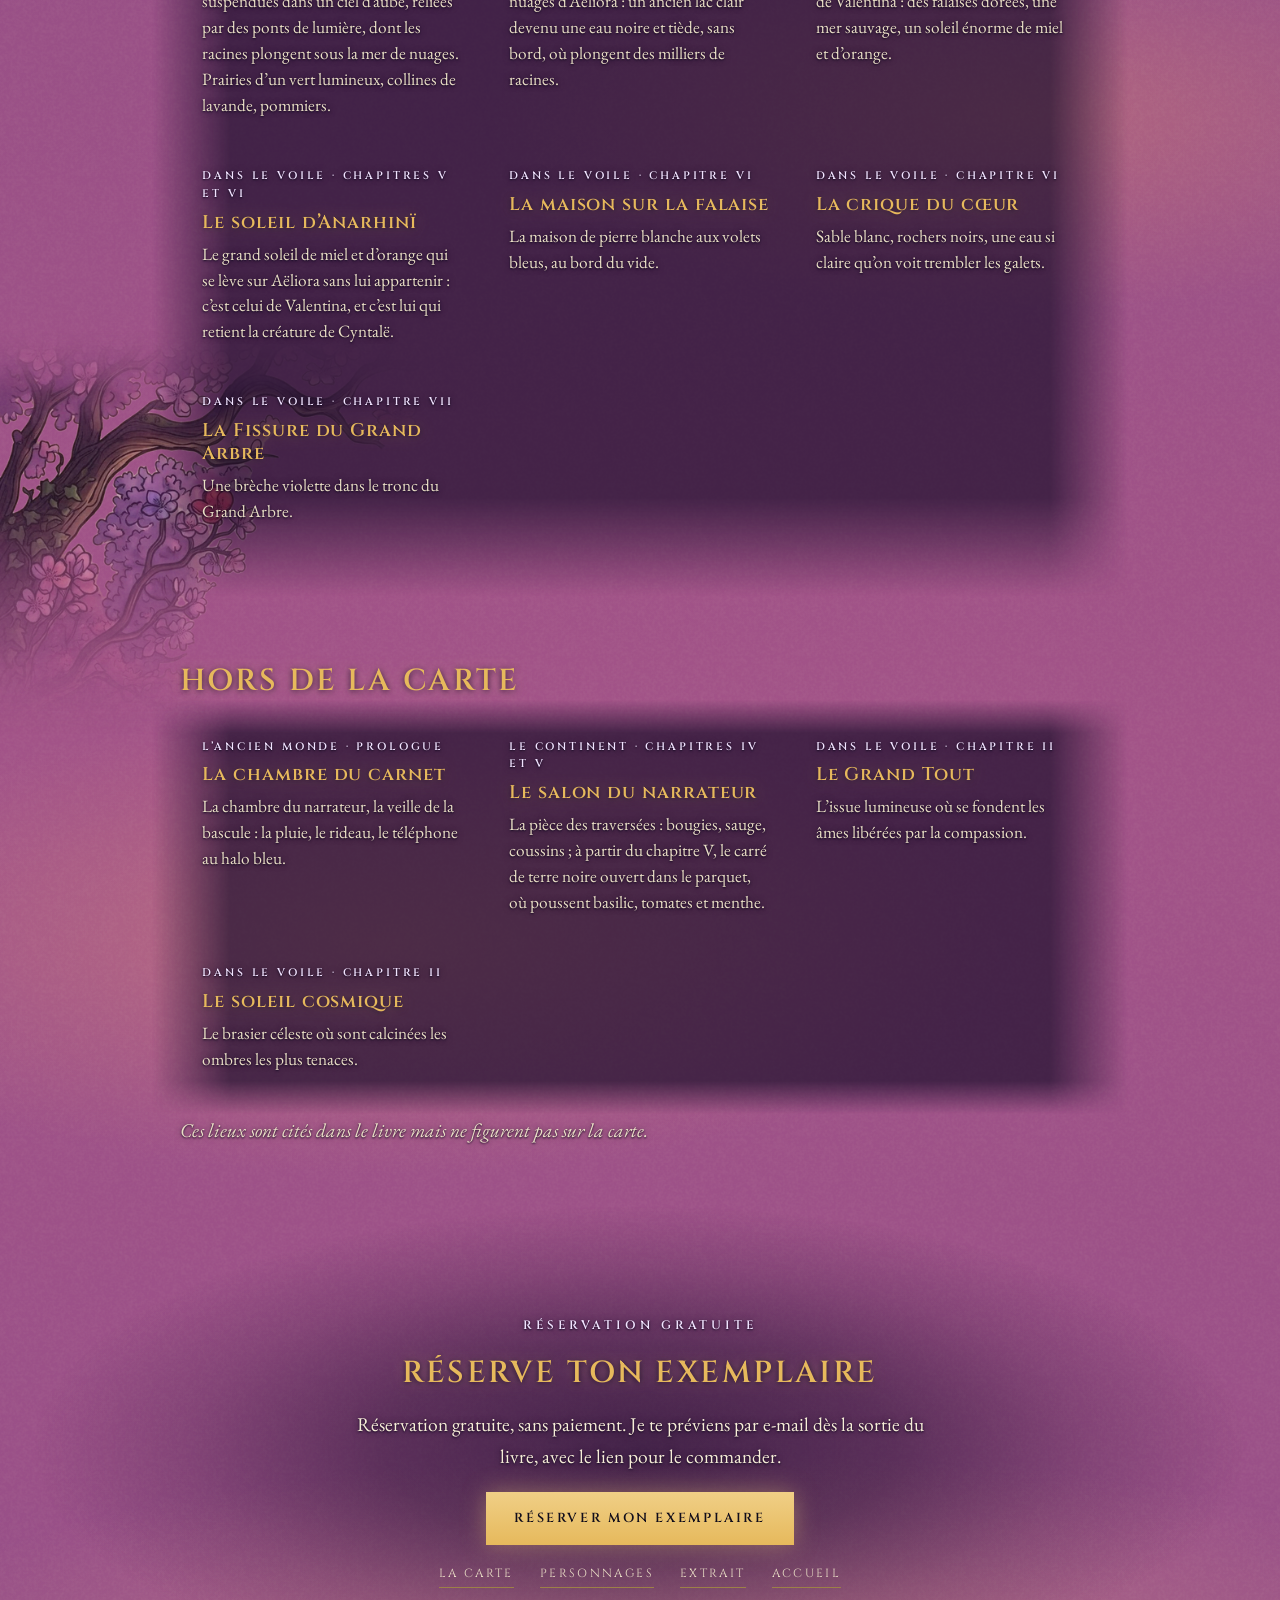
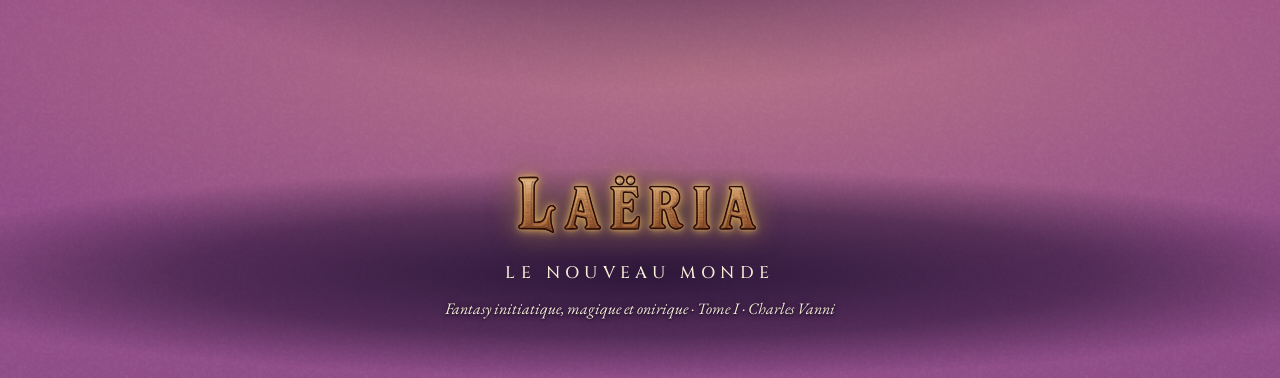
<file: carte/index.html>
<!doctype html>
<html lang="fr">
<head>
<meta charset="utf-8">
<meta name="viewport" content="width=device-width,initial-scale=1,viewport-fit=cover">
<title>La carte du Nouveau Monde et les terres du Voile | Laëria</title>
<meta name="description" content="La carte de Laëria, Le Nouveau Monde, roman de fantasy : le continent, la Cité des Échos, le Grand Arbre et les terres du Voile (Lemura Pyrescha, Plaine de Basalte, Gaermorë, Aëliora, Anarhinï).">
<meta name="robots" content="index,follow,max-image-preview:large,max-snippet:-1">
<meta name="author" content="Charles Vanni">
<meta name="theme-color" content="#110d1b">
<link rel="canonical" href="https://laeria.com/carte/">
<link rel="alternate" hreflang="fr" href="https://laeria.com/carte/">
<link rel="icon" type="image/png" href="/img/favicon.png">
<link rel="apple-touch-icon" href="/img/apple-touch-icon.png">
<meta property="og:type" content="article">
<meta property="og:locale" content="fr_FR">
<meta property="og:site_name" content="Laëria, Le Nouveau Monde">
<meta property="og:title" content="La carte du Nouveau Monde et les terres du Voile | Laëria">
<meta property="og:description" content="La carte de Laëria, Le Nouveau Monde, roman de fantasy : le continent, la Cité des Échos, le Grand Arbre et les terres du Voile (Lemura Pyrescha, Plaine de Basalte, Gaermorë, Aëliora, Anarhinï).">
<meta property="og:url" content="https://laeria.com/carte/">
<meta property="og:image" content="https://laeria.com/img/apercu-partage.jpg">
<meta name="twitter:card" content="summary_large_image">
<meta name="twitter:title" content="La carte du Nouveau Monde et les terres du Voile | Laëria">
<meta name="twitter:description" content="La carte de Laëria, Le Nouveau Monde, roman de fantasy : le continent, la Cité des Échos, le Grand Arbre et les terres du Voile (Lemura Pyrescha, Plaine de Basalte, Gaermorë, Aëliora, Anarhinï).">
<meta name="twitter:image" content="https://laeria.com/img/apercu-partage.jpg">
<link rel="preload" href="/fonts/LaeriaTitre-Fin.woff2" as="font" type="font/woff2" crossorigin>
<link rel="preconnect" href="https://fonts.googleapis.com">
<link rel="preconnect" href="https://fonts.gstatic.com" crossorigin>
<link rel="stylesheet" href="https://fonts.googleapis.com/css2?family=Cinzel+Decorative:wght@700&family=Cinzel:wght@500;600&family=EB+Garamond:ital,wght@0,400;0,500;1,400&display=swap">
<script type="application/ld+json">{"@context": "https://schema.org", "@graph": [{"@type": "WebPage", "@id": "https://laeria.com/carte/#page", "url": "https://laeria.com/carte/", "name": "La carte du Nouveau Monde et les terres du Voile | Laëria", "description": "La carte de Laëria, Le Nouveau Monde, roman de fantasy : le continent, la Cité des Échos, le Grand Arbre et les terres du Voile (Lemura Pyrescha, Plaine de Basalte, Gaermorë, Aëliora, Anarhinï).", "inLanguage": "fr", "isPartOf": {"@id": "https://laeria.com/#site"}, "about": {"@id": "https://laeria.com/#livre"}}, {"@type": "BreadcrumbList", "itemListElement": [{"@type": "ListItem", "position": 1, "name": "Laëria, Le Nouveau Monde", "item": "https://laeria.com/"}, {"@type": "ListItem", "position": 2, "name": "La carte du Nouveau Monde", "item": "https://laeria.com/carte/"}]}]}</script>
<style>
:root{--night:#110d1b;--night-2:#1a1430;--parch:#ece2c9;--parch-dim:#b7aa8e;--gold:#d4ae62;--gold-soft:#9c8048;--amethyst:#b39ae6;--ember:#e0704f;--line:rgba(212,174,98,.28);--f-title:'Cinzel Decorative','Cinzel',Georgia,serif;--f-label:'Cinzel',Georgia,serif;--f-body:'EB Garamond',Garamond,Georgia,serif;color-scheme:dark}
@font-face{font-family:"Laeria Titre";src:url("/fonts/LaeriaTitre-Regular.woff2") format("woff2");font-weight:400;font-display:swap}
*{box-sizing:border-box}html{scroll-behavior:smooth}
body{margin:0;background:radial-gradient(70% 40% at 50% 0,#2a1f47,transparent 70%),var(--night);color:var(--parch);font-family:var(--f-body);font-size:1.22rem;line-height:1.65;-webkit-font-smoothing:antialiased}
img{max-width:100%;height:auto}a{color:var(--gold)}h1,h2,h3,p,figure,dl,dd{margin:0}
:focus-visible{outline:2px solid var(--gold);outline-offset:3px}
.wrap{max-width:1000px;margin-inline:auto;padding-inline:clamp(16px,4vw,40px)}
.nav{border-bottom:1px solid var(--line);background:rgba(17,13,27,.85)}
.nav .wrap{display:flex;align-items:center;gap:22px;padding-block:12px;flex-wrap:wrap}
.brand{font-family:"Laeria Titre","Cinzel Decorative",serif;font-size:1.5rem;letter-spacing:.04em;color:var(--gold);text-decoration:none}
.nav ul{list-style:none;margin:0 0 0 auto;padding:0;display:flex;gap:20px;flex-wrap:wrap}
.nav li a{font-family:var(--f-label);font-size:.72rem;letter-spacing:.2em;text-transform:uppercase;text-decoration:none;color:var(--parch-dim);padding-block:6px;display:inline-block}
.nav li a:hover,.nav li a[aria-current]{color:var(--gold)}
.eyebrow{font-family:var(--f-label);font-weight:500;font-size:.76rem;letter-spacing:.32em;text-transform:uppercase;color:var(--amethyst)}
header.hero{padding-block:clamp(48px,8vw,96px) clamp(24px,4vw,40px);text-align:center}
header.hero .wrap{display:grid;gap:1rem;justify-items:center}
h1{font-family:var(--f-label);font-weight:600;font-size:clamp(1.8rem,5vw,3.2rem);letter-spacing:.08em;text-transform:uppercase;line-height:1.15;color:var(--gold);text-wrap:balance}
h2{font-family:var(--f-label);font-weight:600;font-size:clamp(1.3rem,3vw,1.9rem);letter-spacing:.08em;text-transform:uppercase;color:var(--gold);line-height:1.2;margin-bottom:1rem}
h3{font-family:var(--f-label);font-weight:600;font-size:1.15rem;letter-spacing:.05em;color:var(--gold);line-height:1.25}
.lead{font-size:clamp(1.25rem,2.2vw,1.45rem);max-width:36em;color:var(--parch)}
.dim{color:var(--parch-dim)}
section{padding-block:clamp(28px,5vw,56px)}
.ornament{display:flex;align-items:center;gap:14px;color:var(--gold-soft);width:min(300px,80%)}
.ornament::before,.ornament::after{content:"";height:1px;flex:1;background:linear-gradient(90deg,transparent,var(--gold-soft))}
.ornament::after{background:linear-gradient(270deg,transparent,var(--gold-soft))}
.ornament i{width:9px;height:9px;transform:rotate(45deg);background:var(--gold)}
.grid{display:grid;grid-template-columns:repeat(auto-fit,minmax(min(100%,280px),1fr));border-top:1px solid var(--line);border-left:1px solid var(--line)}
.card{padding:1.4rem 1.4rem 1.6rem;border-right:1px solid var(--line);border-bottom:1px solid var(--line);display:grid;gap:.5rem;align-content:start}
.card .role{font-family:var(--f-label);font-size:.68rem;letter-spacing:.26em;text-transform:uppercase;color:var(--amethyst)}
.card p{font-size:1.08rem;line-height:1.5;color:var(--parch-dim)}
.card.tease{grid-column:1/-1;text-align:center;justify-items:center}.card.tease p{color:var(--gold);font-style:italic}
.map{display:block;width:100%;height:auto;border:1px solid var(--line);box-shadow:0 30px 80px rgba(0,0,0,.55)}
.prose{max-width:38em;margin-inline:auto;display:grid;gap:1.15rem}
.prose p.t{text-align:justify;hyphens:auto;line-height:1.75}
.prose p.first::first-letter{font-family:var(--f-title);font-weight:700;float:left;font-size:4.2rem;line-height:.8;padding:.3rem .7rem 0 0;color:var(--gold)}
.page{padding:clamp(24px,5vw,56px);border:1px solid var(--line);background:linear-gradient(180deg,rgba(236,226,201,.07),rgba(236,226,201,.03));box-shadow:inset 0 0 0 6px rgba(17,13,27,.5),inset 0 0 0 7px var(--line)}
.split{display:grid;grid-template-columns:minmax(0,260px) minmax(0,1fr);gap:clamp(24px,5vw,56px);align-items:start}
.split img{display:block;width:100%;box-shadow:0 20px 50px rgba(0,0,0,.6)}
@media(max-width:760px){.split{grid-template-columns:1fr}.split img{max-width:280px;margin-inline:auto}}
.specs{display:grid;grid-template-columns:repeat(auto-fit,minmax(min(100%,210px),1fr));border-top:1px solid var(--line)}
.specs div{padding:.85rem 1rem .85rem 0;border-bottom:1px solid var(--line)}
.specs dt{font-family:var(--f-label);font-weight:600;font-size:.7rem;letter-spacing:.24em;text-transform:uppercase;color:var(--amethyst)}
.specs dd{margin-top:.2rem;font-size:1.12rem}
.chap{display:grid;gap:.3rem;padding-block:1.1rem;border-bottom:1px solid var(--line)}
.chap .tag{font-family:var(--f-label);font-size:.72rem;letter-spacing:.24em;text-transform:uppercase;color:var(--amethyst)}
.chap p{color:var(--parch-dim);font-size:1.08rem;line-height:1.5}
.epi{font-style:italic}.epi::before{content:"« ";color:var(--gold)}.epi::after{content:" »";color:var(--gold)}
details{border-bottom:1px solid var(--line);padding-block:1rem}
summary{cursor:pointer;font-family:var(--f-label);font-weight:600;font-size:1rem;letter-spacing:.04em;color:var(--gold);list-style:none}
summary::before{content:"✦ ";color:var(--gold-soft)}
details p{margin-top:.7rem;color:var(--parch)}
.cta{text-align:center;border:1px solid var(--line);padding:clamp(24px,5vw,48px);background:radial-gradient(60% 120% at 50% 100%,rgba(212,174,98,.1),transparent 70%)}
.cta .grid{border:0}.cta p{margin:.6rem auto 1.2rem;max-width:30em;color:var(--parch-dim)}
.btn{display:inline-block;font-family:var(--f-label);font-weight:600;font-size:.82rem;letter-spacing:.2em;text-transform:uppercase;text-decoration:none;padding:16px 28px;background:linear-gradient(180deg,#f0cf86,var(--gold));color:var(--night);box-shadow:0 10px 34px rgba(212,174,98,.4)}
.btn:hover{background:var(--parch)}
.more{display:flex;gap:10px 26px;flex-wrap:wrap;justify-content:center;margin-top:1.2rem}
.more a{font-family:var(--f-label);font-size:.74rem;letter-spacing:.2em;text-transform:uppercase;text-decoration:none;color:var(--parch-dim);border-bottom:1px solid var(--gold-soft);padding-bottom:3px}
.more a:hover{color:var(--gold)}
footer{padding-block:48px 56px;text-align:center;border-top:1px solid var(--line);margin-top:24px}
footer p{color:var(--parch-dim);font-style:italic;margin-top:.5rem;font-size:1rem}
</style>
<link rel="stylesheet" href="/css/pages-ciel.css?v=4">
<link rel="stylesheet" href="/css/laeria-bronze.css?v=28">
</head>
<body>
<header class="nav"><div class="wrap"><a class="brand" href="/">Laëria</a><nav aria-label="Navigation"><ul><li><a href="/le-livre/">Le livre</a></li><li><a href="/carte/" aria-current="page">La carte</a></li><li><a href="/personnages/">Personnages</a></li><li><a href="/extrait/">Extrait</a></li><li><a href="/">Accueil</a></li></ul></nav></div></header>
<main>
<header class="hero"><div class="wrap"><p class="eyebrow">Cartographie</p><h1>La carte du Nouveau Monde</h1><div class="ornament" aria-hidden="true"><i></i></div><p class="lead">Au centre, le continent et la Cité des Échos ; tout autour, dans le Voile, les mondes intérieurs s’élèvent comme des îles. Tous les lieux du livre, sans spoiler.</p></div></header>
<section><div class="wrap"><img class="map" src="/img/carte.webp" srcset="/img/carte.webp 1800w, /img/carte-hd.webp 3400w" sizes="(max-width:1000px) 100vw, 1000px" width="1800" height="1340" alt="La carte du Nouveau Monde, dessinée à l’encre et à l’aquarelle : au centre, le continent avec le Brindoux et ses paddocks, les Collines, le canal, la Cité des Échos, la maison de Jorias, le bassin de retenue au fond noir, les friches et le Grand Arbre à la fissure violette au-dessus du Quartier Sud ; autour, dans le Voile, les ruines de Lemura Pyrescha, la Plaine de Basalte et son étoile, Aëliora au-dessus de Cyntalë, Anarhinï face à son soleil et Gaermorë sous sa sphère de verre."><p class="dim" style="text-align:center;margin-top:1rem">Pour toucher chaque lieu sur la carte, <a href="/#carte">ouvrez la carte interactive</a>.</p></div></section>
<section><div class="wrap"><h2>Le continent</h2><div class="grid"><div class="card"><span class="role">Le continent · chapitre I</span><h3>La Cité des Échos</h3><p>Le quartier de briques où tout répond : les pas, les voix, les rires. Les feux de signalisation éteints se dressent au milieu des carrefours, simples totems d’acier.</p></div><div class="card"><span class="role">Le continent · chapitre I</span><h3>Le marché</h3><p>Le marché de troc, né sans que personne l’organise, à l’angle de la grande avenue. On y échange des légumes-racines, des parfums couleur d’ambre et des piments écarlates ; une moto rouge et blanche y attend preneur à 119 bnt, tracés à la craie.</p></div><div class="card"><span class="role">Le continent · chapitre I</span><h3>L’étal de la mère</h3><p>Un étal de bois entre le vieil homme aux clefs et la jeune femme aux cordes : les plantes séchées, les racines et les fleurs de l’herboriste. Socrate dort dessous.</p></div><div class="card"><span class="role">Le continent · chapitre I</span><h3>La ruelle des dalles</h3><p>La ruelle où trois musiciens frappent la pierre : la musique électronique retrouvée dans des morceaux de béton et les arêtes des murs.</p></div><div class="card"><span class="role">Le continent · chapitres I et II</span><h3>La maison de Jorias</h3><p>Une maison de pierre au bout des champs, étouffée par une malchance tenace : incidents sans fin, épuisement, blocages.</p></div><div class="card"><span class="role">Le continent · chapitre V</span><h3>Le Brindoux</h3><p>Les écuries du nord, au pied des collines, là où naît le canal : une source si claire qu’on y voit le fond à deux mètres, des paddocks aux barrières blanches, une odeur de foin chaud et de cuir. Le foyer de Jostina et Valentina.</p></div><div class="card"><span class="role">Le continent · chapitre III</span><h3>Le canal</h3><p>Il naît à la source du Brindoux, longe la Cité des Échos et traverse la ville ; on s’y arrête, on y rêve, on y retrouve les amis.</p></div><div class="card"><span class="role">Le continent · chapitre IV</span><h3>Le bassin de retenue</h3><p>À l’est de la Cité, au bout d’une digue étroite, un ancien bassin dont le fond s’est mué en un disque noir. Il absorbe la lumière, et on ne s’y attarde pas.</p></div><div class="card"><span class="role">Le continent · chapitres IV et VII</span><h3>Le Grand Arbre</h3><p>Un chêne de trois siècles dont la ramure forme un second ciel au-dessus du Quartier Sud. Ses racines courent sous toute la ville ; son écorce est une carte de crêtes, de vallées et de lichen.</p></div><div class="card"><span class="role">Le continent · chapitre VI</span><h3>Le Quartier Sud</h3><p>Le quartier au-delà du canal, sous la ramure du Grand Arbre.</p></div><div class="card"><span class="role">Le continent · chapitres IV et V</span><h3>Le salon du narrateur</h3><p>La pièce des traversées : bougies, sauge, coussins ; à partir du chapitre V, le carré de terre noire ouvert dans le parquet, où poussent basilic, tomates et menthe.</p></div></div></div></section><section><div class="wrap"><h2>Dans le Voile</h2><div class="grid"><div class="card"><span class="role">Dans le Voile · chapitre II</span><h3>La Plaine de Basalte</h3><p>Le double de la maison de Jorias : un sol de basalte noir fendillé de fissures fumantes, des nuages bas, un vent tiède et rance, une meute de dobermans d’ombre. La seule lumière est une petite étoile d’or et d’argent.</p></div><div class="card"><span class="role">Dans le Voile · chapitre III</span><h3>Lemura Pyrescha</h3><p>Le paysage intérieur d’Elior : une cité colossale en ruine, avenues rectilignes, escaliers de fer, brasiers d’où montent la vapeur et des monstres de fumée. Certains feux virent à l’or blanc.</p></div><div class="card"><span class="role">Dans le Voile · chapitres III et IV</span><h3>Gaermorë</h3><p>Le bassin de retenue, de l’autre côté du Voile : un lac noir entouré de zones aux fréquences différentes. Au-dessus des arbres, un phénix d’acajou et de braise.</p></div><div class="card"><span class="role">Dans le Voile · chapitre IV</span><h3>La plage de Gaermorë</h3><p>Sable tiède et soleil de plomb : ici, le lac prend l’apparence d’une mer accueillante.</p></div><div class="card"><span class="role">Dans le Voile · chapitre IV</span><h3>La jungle et la grotte</h3><p>Une jungle dense et moite ; au pied d’une falaise basse, la grotte où se cache la petite Elorena.</p></div><div class="card"><span class="role">Dans le Voile · chapitre IV</span><h3>Le ciel de verre</h3><p>Le ciel au-dessus de la jungle, fermé par une sphère de verre : un couvercle qu’on s’est construit soi-même, et qu’on peut donc traverser.</p></div><div class="card"><span class="role">Dans le Voile · chapitre V</span><h3>Aëliora</h3><p>Le paysage intérieur de Jostina : des îles suspendues dans un ciel d’aube, reliées par des ponts de lumière, dont les racines plongent sous la mer de nuages. Prairies d’un vert lumineux, collines de lavande, pommiers.</p></div><div class="card"><span class="role">Dans le Voile · chapitre V</span><h3>Cyntalë</h3><p>Le marécage déchu sous la mer de nuages d’Aëliora : un ancien lac clair devenu une eau noire et tiède, sans bord, où plongent des milliers de racines.</p></div><div class="card"><span class="role">Dans le Voile · chapitre VI</span><h3>Anarhinï</h3><p>« Terre de soleil », le paysage intérieur de Valentina : des falaises dorées, une mer sauvage, un soleil énorme de miel et d’orange.</p></div><div class="card"><span class="role">Dans le Voile · chapitres V et VI</span><h3>Le soleil d’Anarhinï</h3><p>Le grand soleil de miel et d’orange qui se lève sur Aëliora sans lui appartenir : c’est celui de Valentina, et c’est lui qui retient la créature de Cyntalë.</p></div><div class="card"><span class="role">Dans le Voile · chapitre VI</span><h3>La maison sur la falaise</h3><p>La maison de pierre blanche aux volets bleus, au bord du vide.</p></div><div class="card"><span class="role">Dans le Voile · chapitre VI</span><h3>La crique du cœur</h3><p>Sable blanc, rochers noirs, une eau si claire qu’on voit trembler les galets.</p></div><div class="card"><span class="role">Dans le Voile · chapitre VII</span><h3>La Fissure du Grand Arbre</h3><p>Une brèche violette dans le tronc du Grand Arbre.</p></div></div></div></section><section><div class="wrap"><h2>Hors de la carte</h2><div class="grid"><div class="card"><span class="role">L’ancien monde · prologue</span><h3>La chambre du carnet</h3><p>La chambre du narrateur, la veille de la bascule : la pluie, le rideau, le téléphone au halo bleu.</p></div><div class="card"><span class="role">Le continent · chapitres IV et V</span><h3>Le salon du narrateur</h3><p>La pièce des traversées : bougies, sauge, coussins ; à partir du chapitre V, le carré de terre noire ouvert dans le parquet, où poussent basilic, tomates et menthe.</p></div><div class="card"><span class="role">Dans le Voile · chapitre II</span><h3>Le Grand Tout</h3><p>L’issue lumineuse où se fondent les âmes libérées par la compassion.</p></div><div class="card"><span class="role">Dans le Voile · chapitre II</span><h3>Le soleil cosmique</h3><p>Le brasier céleste où sont calcinées les ombres les plus tenaces.</p></div></div><p class="dim" style="margin-top:1rem;font-style:italic">Ces lieux sont cités dans le livre mais ne figurent pas sur la carte.</p></div></section>
<section><div class="wrap"><div class="cta"><p class="eyebrow">Réservation gratuite</p><h2>Réserve ton exemplaire</h2><p>Réservation gratuite, sans paiement. Je te préviens par e-mail dès la sortie du livre, avec le lien pour le commander.</p><a class="btn" href="/#carnet-offert">Réserver mon exemplaire</a><div class="more"><a href="/carte/">La carte</a><a href="/personnages/">Personnages</a><a href="/extrait/">Extrait</a><a href="/">Accueil</a></div></div></div></section>
</main>
<footer><div class="wrap"><p style="font-style:normal;font-family:var(--f-label);letter-spacing:.3em;text-transform:uppercase;color:var(--parch)">Laëria · Le Nouveau Monde</p><p>Fantasy initiatique, magique et onirique · Tome I · Charles Vanni</p></div></footer>
<script src="/js/pages-ciel.js?v=2" defer></script>
<script src="/js/laeria-sweep.js?v=12" defer></script>
<script data-goatcounter="https://laeria.goatcounter.com/count" async src="//gc.zgo.at/count.js"></script>
<script src="/js/rotate-hint.js?v=1" defer></script>
</body>
</html>
</file>
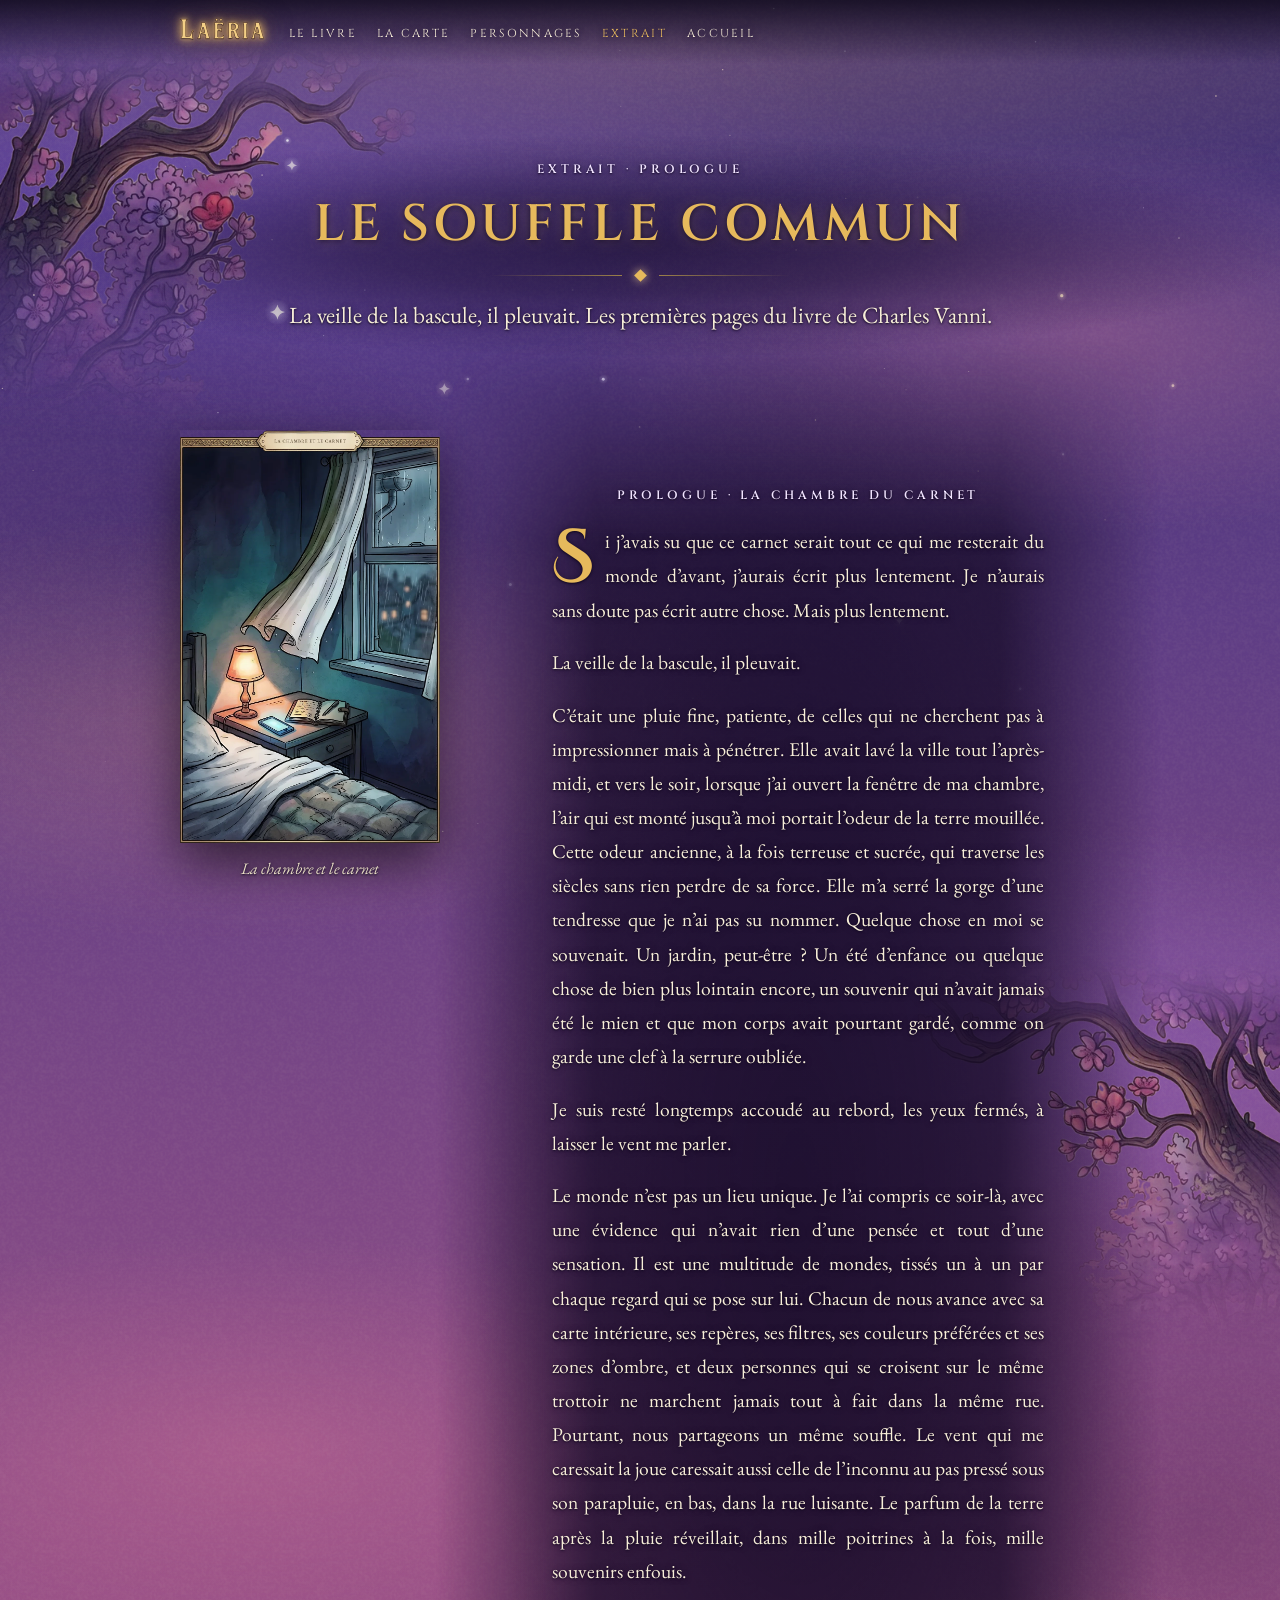
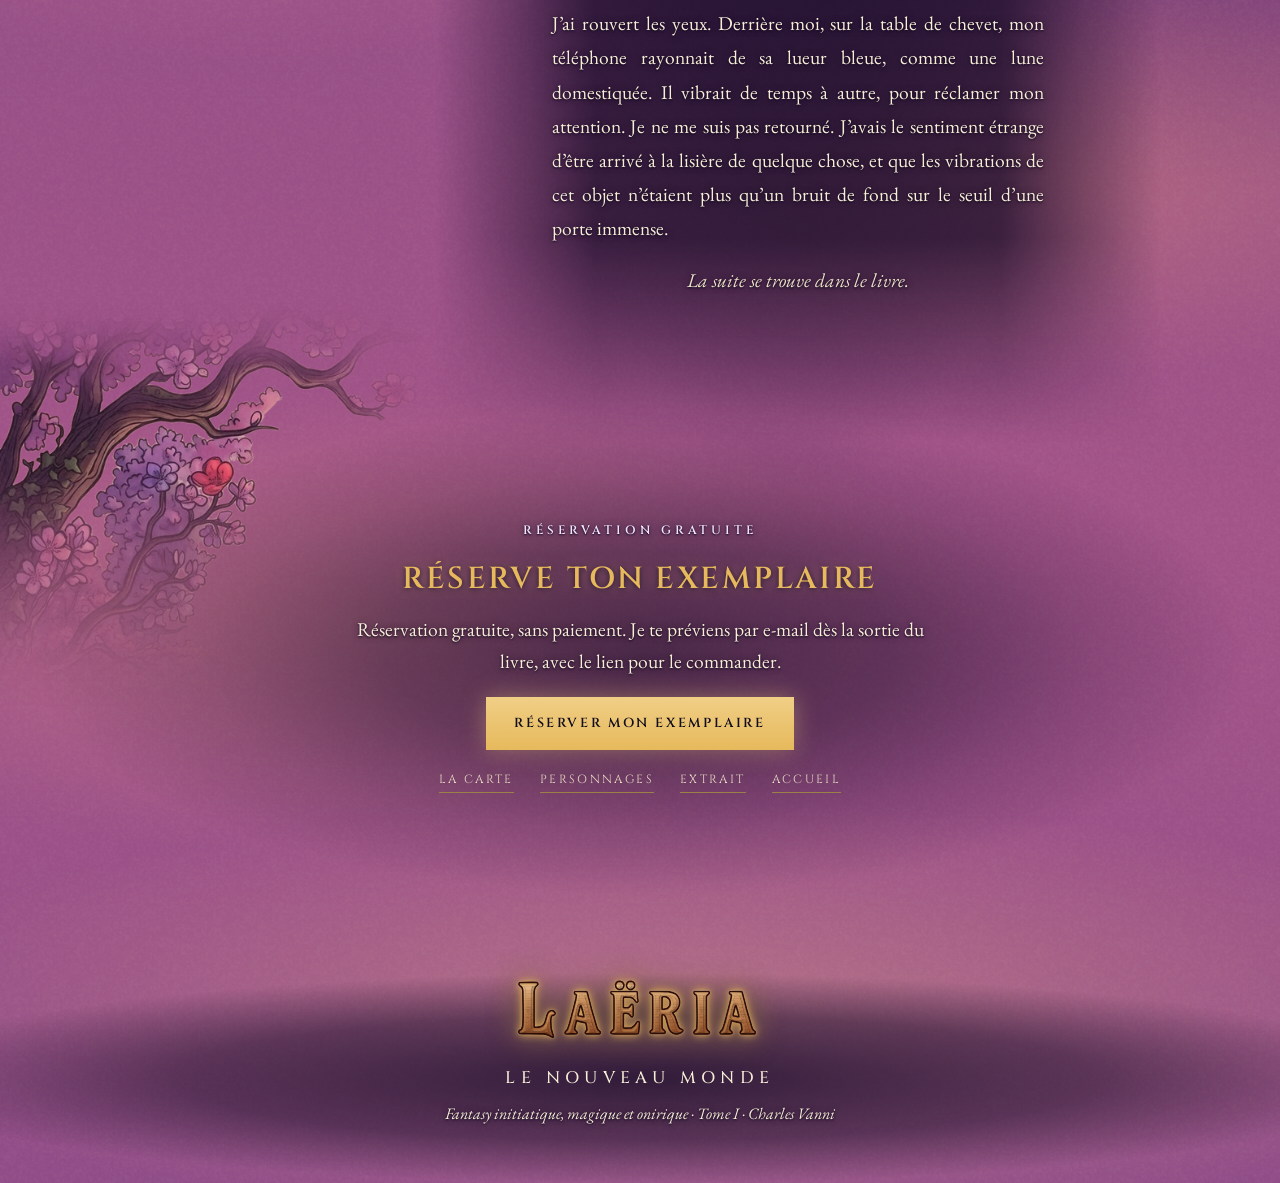
<file: extrait/index.html>
<!doctype html>
<html lang="fr">
<head>
<meta charset="utf-8">
<meta name="viewport" content="width=device-width,initial-scale=1,viewport-fit=cover">
<title>Extrait du prologue : « Le souffle commun » | Laëria, Le Nouveau Monde</title>
<meta name="description" content="Lisez le début de Laëria, Le Nouveau Monde, roman de fantasy initiatique : l’ouverture du prologue « Le souffle commun », la veille de la bascule, sous la pluie.">
<meta name="robots" content="index,follow,max-image-preview:large,max-snippet:-1">
<meta name="author" content="Charles Vanni">
<meta name="theme-color" content="#110d1b">
<link rel="canonical" href="https://laeria.com/extrait/">
<link rel="alternate" hreflang="fr" href="https://laeria.com/extrait/">
<link rel="icon" type="image/png" href="/img/favicon.png">
<link rel="apple-touch-icon" href="/img/apple-touch-icon.png">
<meta property="og:type" content="article">
<meta property="og:locale" content="fr_FR">
<meta property="og:site_name" content="Laëria, Le Nouveau Monde">
<meta property="og:title" content="Extrait du prologue : « Le souffle commun » | Laëria, Le Nouveau Monde">
<meta property="og:description" content="Lisez le début de Laëria, Le Nouveau Monde, roman de fantasy initiatique : l’ouverture du prologue « Le souffle commun », la veille de la bascule, sous la pluie.">
<meta property="og:url" content="https://laeria.com/extrait/">
<meta property="og:image" content="https://laeria.com/img/apercu-partage.jpg">
<meta name="twitter:card" content="summary_large_image">
<meta name="twitter:title" content="Extrait du prologue : « Le souffle commun » | Laëria, Le Nouveau Monde">
<meta name="twitter:description" content="Lisez le début de Laëria, Le Nouveau Monde, roman de fantasy initiatique : l’ouverture du prologue « Le souffle commun », la veille de la bascule, sous la pluie.">
<meta name="twitter:image" content="https://laeria.com/img/apercu-partage.jpg">
<link rel="preload" href="/fonts/LaeriaTitre-Fin.woff2" as="font" type="font/woff2" crossorigin>
<link rel="preconnect" href="https://fonts.googleapis.com">
<link rel="preconnect" href="https://fonts.gstatic.com" crossorigin>
<link rel="stylesheet" href="https://fonts.googleapis.com/css2?family=Cinzel+Decorative:wght@700&family=Cinzel:wght@500;600&family=EB+Garamond:ital,wght@0,400;0,500;1,400&display=swap">
<script type="application/ld+json">{"@context": "https://schema.org", "@graph": [{"@type": "WebPage", "@id": "https://laeria.com/extrait/#page", "url": "https://laeria.com/extrait/", "name": "Extrait du prologue : « Le souffle commun » | Laëria, Le Nouveau Monde", "description": "Lisez le début de Laëria, Le Nouveau Monde, roman de fantasy initiatique : l’ouverture du prologue « Le souffle commun », la veille de la bascule, sous la pluie.", "inLanguage": "fr", "isPartOf": {"@id": "https://laeria.com/#site"}, "about": {"@id": "https://laeria.com/#livre"}}, {"@type": "BreadcrumbList", "itemListElement": [{"@type": "ListItem", "position": 1, "name": "Laëria, Le Nouveau Monde", "item": "https://laeria.com/"}, {"@type": "ListItem", "position": 2, "name": "Le souffle commun", "item": "https://laeria.com/extrait/"}]}]}</script>
<style>
:root{--night:#110d1b;--night-2:#1a1430;--parch:#ece2c9;--parch-dim:#b7aa8e;--gold:#d4ae62;--gold-soft:#9c8048;--amethyst:#b39ae6;--ember:#e0704f;--line:rgba(212,174,98,.28);--f-title:'Cinzel Decorative','Cinzel',Georgia,serif;--f-label:'Cinzel',Georgia,serif;--f-body:'EB Garamond',Garamond,Georgia,serif;color-scheme:dark}
@font-face{font-family:"Laeria Titre";src:url("/fonts/LaeriaTitre-Regular.woff2") format("woff2");font-weight:400;font-display:swap}
*{box-sizing:border-box}html{scroll-behavior:smooth}
body{margin:0;background:radial-gradient(70% 40% at 50% 0,#2a1f47,transparent 70%),var(--night);color:var(--parch);font-family:var(--f-body);font-size:1.22rem;line-height:1.65;-webkit-font-smoothing:antialiased}
img{max-width:100%;height:auto}a{color:var(--gold)}h1,h2,h3,p,figure,dl,dd{margin:0}
:focus-visible{outline:2px solid var(--gold);outline-offset:3px}
.wrap{max-width:1000px;margin-inline:auto;padding-inline:clamp(16px,4vw,40px)}
.nav{border-bottom:1px solid var(--line);background:rgba(17,13,27,.85)}
.nav .wrap{display:flex;align-items:center;gap:22px;padding-block:12px;flex-wrap:wrap}
.brand{font-family:"Laeria Titre","Cinzel Decorative",serif;font-size:1.5rem;letter-spacing:.04em;color:var(--gold);text-decoration:none}
.nav ul{list-style:none;margin:0 0 0 auto;padding:0;display:flex;gap:20px;flex-wrap:wrap}
.nav li a{font-family:var(--f-label);font-size:.72rem;letter-spacing:.2em;text-transform:uppercase;text-decoration:none;color:var(--parch-dim);padding-block:6px;display:inline-block}
.nav li a:hover,.nav li a[aria-current]{color:var(--gold)}
.eyebrow{font-family:var(--f-label);font-weight:500;font-size:.76rem;letter-spacing:.32em;text-transform:uppercase;color:var(--amethyst)}
header.hero{padding-block:clamp(48px,8vw,96px) clamp(24px,4vw,40px);text-align:center}
header.hero .wrap{display:grid;gap:1rem;justify-items:center}
h1{font-family:var(--f-label);font-weight:600;font-size:clamp(1.8rem,5vw,3.2rem);letter-spacing:.08em;text-transform:uppercase;line-height:1.15;color:var(--gold);text-wrap:balance}
h2{font-family:var(--f-label);font-weight:600;font-size:clamp(1.3rem,3vw,1.9rem);letter-spacing:.08em;text-transform:uppercase;color:var(--gold);line-height:1.2;margin-bottom:1rem}
h3{font-family:var(--f-label);font-weight:600;font-size:1.15rem;letter-spacing:.05em;color:var(--gold);line-height:1.25}
.lead{font-size:clamp(1.25rem,2.2vw,1.45rem);max-width:36em;color:var(--parch)}
.dim{color:var(--parch-dim)}
section{padding-block:clamp(28px,5vw,56px)}
.ornament{display:flex;align-items:center;gap:14px;color:var(--gold-soft);width:min(300px,80%)}
.ornament::before,.ornament::after{content:"";height:1px;flex:1;background:linear-gradient(90deg,transparent,var(--gold-soft))}
.ornament::after{background:linear-gradient(270deg,transparent,var(--gold-soft))}
.ornament i{width:9px;height:9px;transform:rotate(45deg);background:var(--gold)}
.grid{display:grid;grid-template-columns:repeat(auto-fit,minmax(min(100%,280px),1fr));border-top:1px solid var(--line);border-left:1px solid var(--line)}
.card{padding:1.4rem 1.4rem 1.6rem;border-right:1px solid var(--line);border-bottom:1px solid var(--line);display:grid;gap:.5rem;align-content:start}
.card .role{font-family:var(--f-label);font-size:.68rem;letter-spacing:.26em;text-transform:uppercase;color:var(--amethyst)}
.card p{font-size:1.08rem;line-height:1.5;color:var(--parch-dim)}
.card.tease{grid-column:1/-1;text-align:center;justify-items:center}.card.tease p{color:var(--gold);font-style:italic}
.map{display:block;width:100%;height:auto;border:1px solid var(--line);box-shadow:0 30px 80px rgba(0,0,0,.55)}
.prose{max-width:38em;margin-inline:auto;display:grid;gap:1.15rem}
.prose p.t{text-align:justify;hyphens:auto;line-height:1.75}
.prose p.first::first-letter{font-family:var(--f-title);font-weight:700;float:left;font-size:4.2rem;line-height:.8;padding:.3rem .7rem 0 0;color:var(--gold)}
.page{padding:clamp(24px,5vw,56px);border:1px solid var(--line);background:linear-gradient(180deg,rgba(236,226,201,.07),rgba(236,226,201,.03));box-shadow:inset 0 0 0 6px rgba(17,13,27,.5),inset 0 0 0 7px var(--line)}
.split{display:grid;grid-template-columns:minmax(0,260px) minmax(0,1fr);gap:clamp(24px,5vw,56px);align-items:start}
.split img{display:block;width:100%;box-shadow:0 20px 50px rgba(0,0,0,.6)}
@media(max-width:760px){.split{grid-template-columns:1fr}.split img{max-width:280px;margin-inline:auto}}
.specs{display:grid;grid-template-columns:repeat(auto-fit,minmax(min(100%,210px),1fr));border-top:1px solid var(--line)}
.specs div{padding:.85rem 1rem .85rem 0;border-bottom:1px solid var(--line)}
.specs dt{font-family:var(--f-label);font-weight:600;font-size:.7rem;letter-spacing:.24em;text-transform:uppercase;color:var(--amethyst)}
.specs dd{margin-top:.2rem;font-size:1.12rem}
.chap{display:grid;gap:.3rem;padding-block:1.1rem;border-bottom:1px solid var(--line)}
.chap .tag{font-family:var(--f-label);font-size:.72rem;letter-spacing:.24em;text-transform:uppercase;color:var(--amethyst)}
.chap p{color:var(--parch-dim);font-size:1.08rem;line-height:1.5}
.epi{font-style:italic}.epi::before{content:"« ";color:var(--gold)}.epi::after{content:" »";color:var(--gold)}
details{border-bottom:1px solid var(--line);padding-block:1rem}
summary{cursor:pointer;font-family:var(--f-label);font-weight:600;font-size:1rem;letter-spacing:.04em;color:var(--gold);list-style:none}
summary::before{content:"✦ ";color:var(--gold-soft)}
details p{margin-top:.7rem;color:var(--parch)}
.cta{text-align:center;border:1px solid var(--line);padding:clamp(24px,5vw,48px);background:radial-gradient(60% 120% at 50% 100%,rgba(212,174,98,.1),transparent 70%)}
.cta .grid{border:0}.cta p{margin:.6rem auto 1.2rem;max-width:30em;color:var(--parch-dim)}
.btn{display:inline-block;font-family:var(--f-label);font-weight:600;font-size:.82rem;letter-spacing:.2em;text-transform:uppercase;text-decoration:none;padding:16px 28px;background:linear-gradient(180deg,#f0cf86,var(--gold));color:var(--night);box-shadow:0 10px 34px rgba(212,174,98,.4)}
.btn:hover{background:var(--parch)}
.more{display:flex;gap:10px 26px;flex-wrap:wrap;justify-content:center;margin-top:1.2rem}
.more a{font-family:var(--f-label);font-size:.74rem;letter-spacing:.2em;text-transform:uppercase;text-decoration:none;color:var(--parch-dim);border-bottom:1px solid var(--gold-soft);padding-bottom:3px}
.more a:hover{color:var(--gold)}
footer{padding-block:48px 56px;text-align:center;border-top:1px solid var(--line);margin-top:24px}
footer p{color:var(--parch-dim);font-style:italic;margin-top:.5rem;font-size:1rem}
</style>
<link rel="stylesheet" href="/css/pages-ciel.css?v=4">
<link rel="stylesheet" href="/css/laeria-bronze.css?v=28">
</head>
<body>
<header class="nav"><div class="wrap"><a class="brand" href="/">Laëria</a><nav aria-label="Navigation"><ul><li><a href="/le-livre/">Le livre</a></li><li><a href="/carte/">La carte</a></li><li><a href="/personnages/">Personnages</a></li><li><a href="/extrait/" aria-current="page">Extrait</a></li><li><a href="/">Accueil</a></li></ul></nav></div></header>
<main>
<header class="hero"><div class="wrap"><p class="eyebrow">Extrait · Prologue</p><h1>Le souffle commun</h1><div class="ornament" aria-hidden="true"><i></i></div><p class="lead">La veille de la bascule, il pleuvait. Les premières pages du livre de Charles Vanni.</p></div></header>
<section><div class="wrap split"><figure><img src="/img/chambre.webp" width="1000" height="1589" alt="Une chambre la nuit sous la pluie : un lit défait, une lampe allumée, un téléphone au halo bleu et un carnet ouvert sur la table de chevet, la fenêtre ouverte et le rideau gonflé par le vent."><figcaption class="dim" style="text-align:center;font-style:italic;margin-top:.8rem;font-size:1rem">La chambre et le carnet</figcaption></figure><article class="page"><div class="prose"><p class="eyebrow" style="text-align:center">Prologue · La chambre du carnet</p><p class="t first">Si j’avais su que ce carnet serait tout ce qui me resterait du monde d’avant, j’aurais écrit plus lentement. Je n’aurais sans doute pas écrit autre chose. Mais plus lentement.</p><p class="t">La veille de la bascule, il pleuvait.</p><p class="t">C’était une pluie fine, patiente, de celles qui ne cherchent pas à impressionner mais à pénétrer. Elle avait lavé la ville tout l’après-midi, et vers le soir, lorsque j’ai ouvert la fenêtre de ma chambre, l’air qui est monté jusqu’à moi portait l’odeur de la terre mouillée. Cette odeur ancienne, à la fois terreuse et sucrée, qui traverse les siècles sans rien perdre de sa force. Elle m’a serré la gorge d’une tendresse que je n’ai pas su nommer. Quelque chose en moi se souvenait. Un jardin, peut-être&nbsp;? Un été d’enfance ou quelque chose de bien plus lointain encore, un souvenir qui n’avait jamais été le mien et que mon corps avait pourtant gardé, comme on garde une clef à la serrure oubliée.</p><p class="t">Je suis resté longtemps accoudé au rebord, les yeux fermés, à laisser le vent me parler.</p><p class="t">Le monde n’est pas un lieu unique. Je l’ai compris ce soir-là, avec une évidence qui n’avait rien d’une pensée et tout d’une sensation. Il est une multitude de mondes, tissés un à un par chaque regard qui se pose sur lui. Chacun de nous avance avec sa carte intérieure, ses repères, ses filtres, ses couleurs préférées et ses zones d’ombre, et deux personnes qui se croisent sur le même trottoir ne marchent jamais tout à fait dans la même rue. Pourtant, nous partageons un même souffle. Le vent qui me caressait la joue caressait aussi celle de l’inconnu au pas pressé sous son parapluie, en bas, dans la rue luisante. Le parfum de la terre après la pluie réveillait, dans mille poitrines à la fois, mille souvenirs enfouis.</p><p class="t">J’ai rouvert les yeux. Derrière moi, sur la table de chevet, mon téléphone rayonnait de sa lueur bleue, comme une lune domestiquée. Il vibrait de temps à autre, pour réclamer mon attention. Je ne me suis pas retourné. J’avais le sentiment étrange d’être arrivé à la lisière de quelque chose, et que les vibrations de cet objet n’étaient plus qu’un bruit de fond sur le seuil d’une porte immense.</p><p class="dim" style="text-align:center;font-style:italic">La suite se trouve dans le livre.</p></div></article></div></section>
<section><div class="wrap"><div class="cta"><p class="eyebrow">Réservation gratuite</p><h2>Réserve ton exemplaire</h2><p>Réservation gratuite, sans paiement. Je te préviens par e-mail dès la sortie du livre, avec le lien pour le commander.</p><a class="btn" href="/#carnet-offert">Réserver mon exemplaire</a><div class="more"><a href="/carte/">La carte</a><a href="/personnages/">Personnages</a><a href="/extrait/">Extrait</a><a href="/">Accueil</a></div></div></div></section>
</main>
<footer><div class="wrap"><p style="font-style:normal;font-family:var(--f-label);letter-spacing:.3em;text-transform:uppercase;color:var(--parch)">Laëria · Le Nouveau Monde</p><p>Fantasy initiatique, magique et onirique · Tome I · Charles Vanni</p></div></footer>
<script src="/js/pages-ciel.js?v=2" defer></script>
<script src="/js/laeria-sweep.js?v=12" defer></script>
<script data-goatcounter="https://laeria.goatcounter.com/count" async src="//gc.zgo.at/count.js"></script>
<script src="/js/rotate-hint.js?v=1" defer></script>
</body>
</html>
</file>
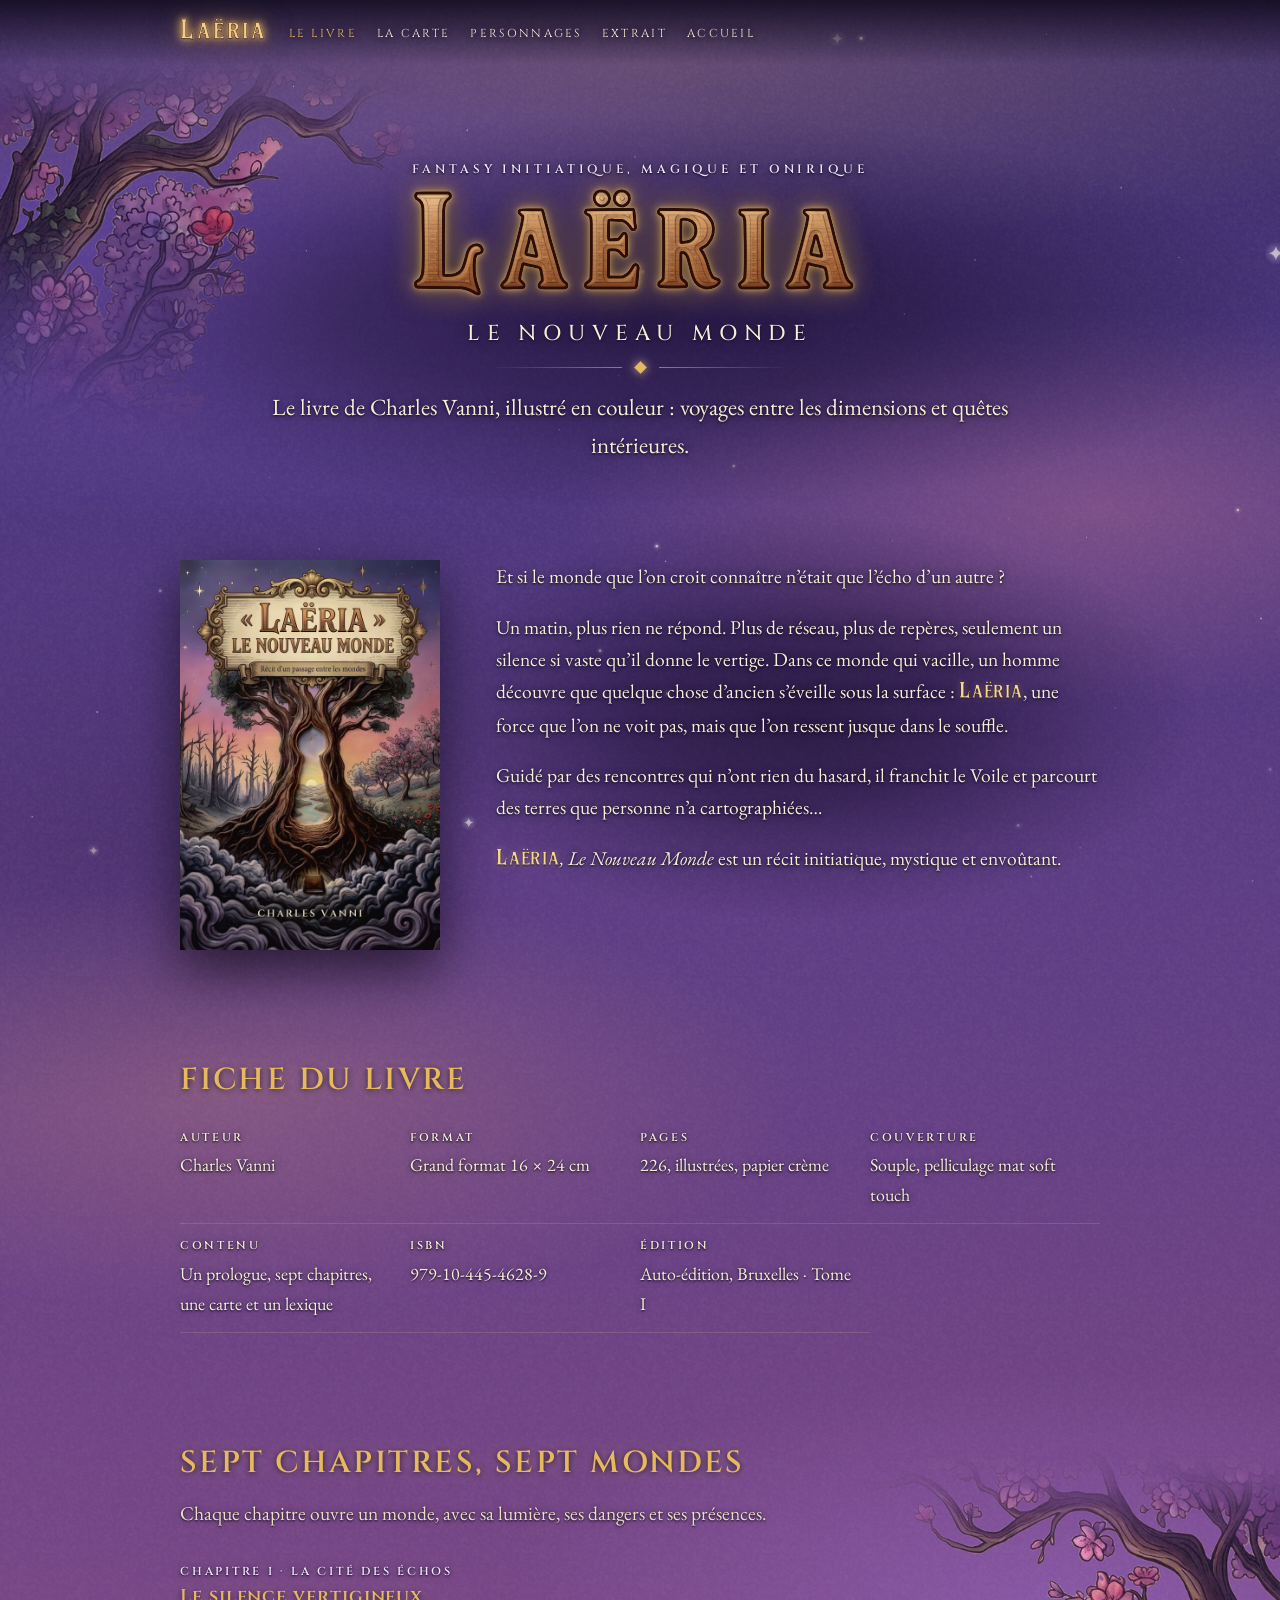
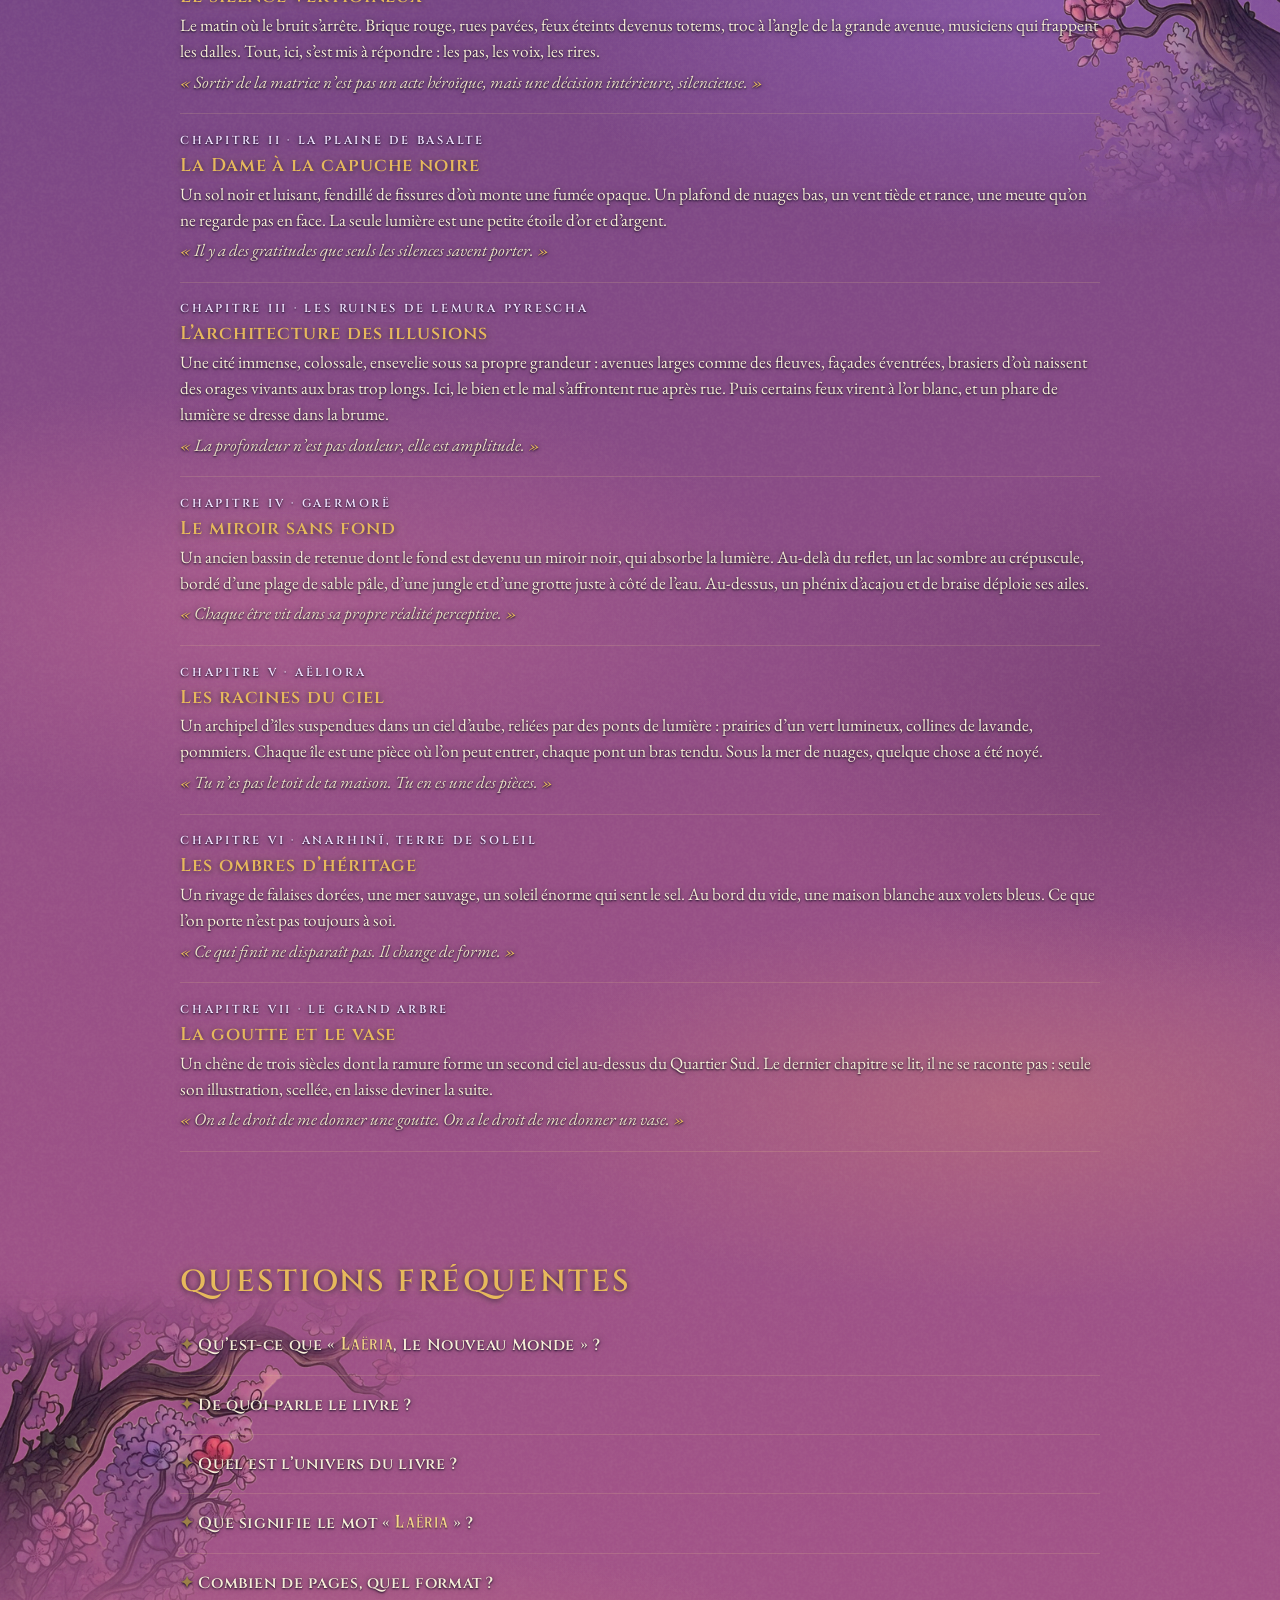
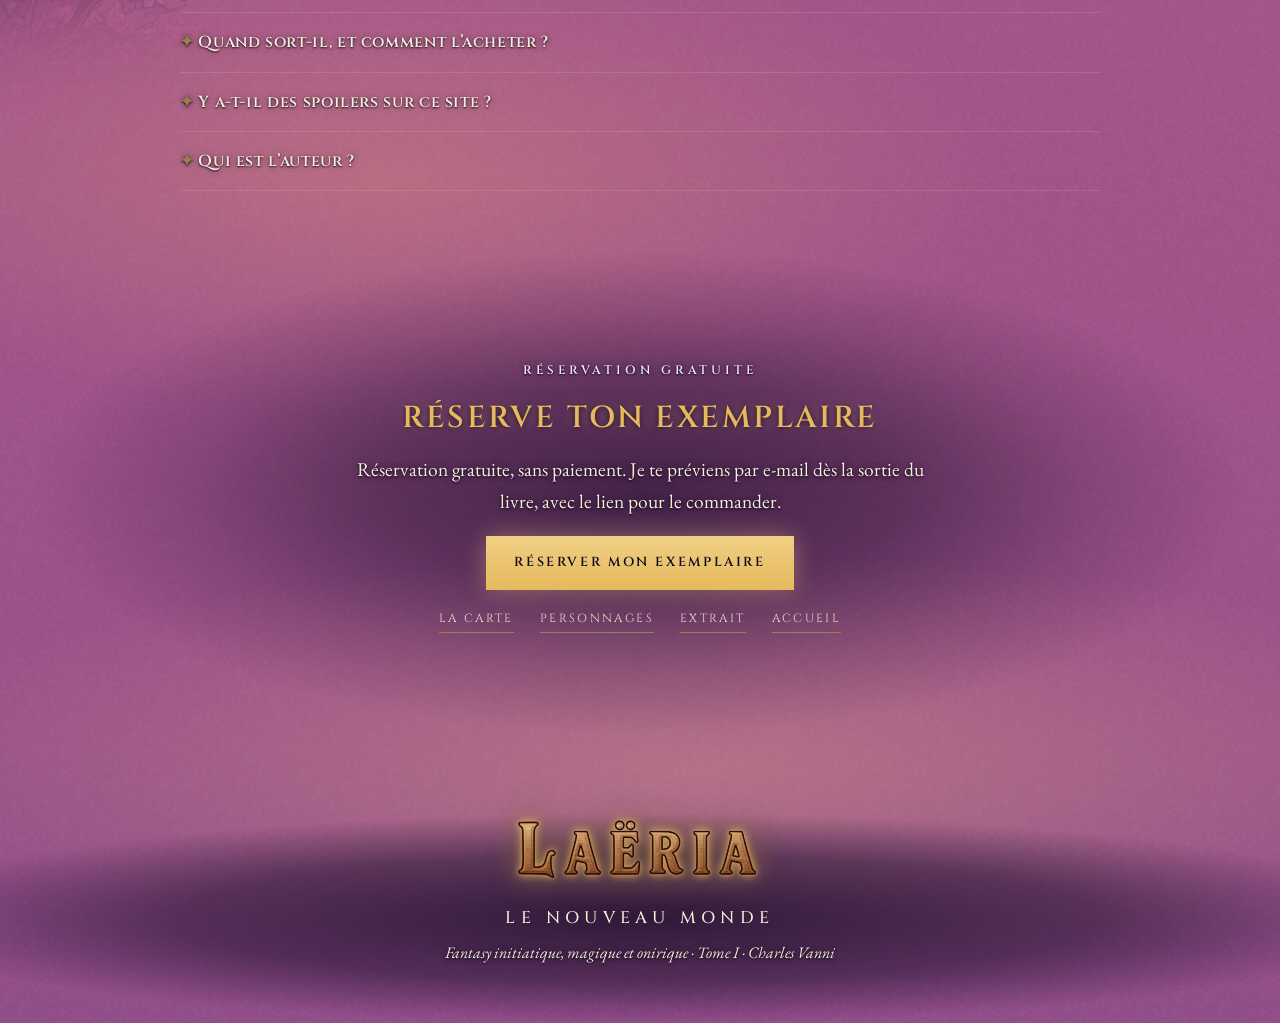
<file: le-livre/index.html>
<!doctype html>
<html lang="fr">
<head>
<meta charset="utf-8">
<meta name="viewport" content="width=device-width,initial-scale=1,viewport-fit=cover">
<title>Laëria, Le Nouveau Monde : roman fantasy, résumé et fiche | Charles Vanni</title>
<meta name="description" content="Résumé, fiche technique (226 pages, 16 × 24 cm, ISBN 979-10-445-4628-9) et questions fréquentes sur Laëria, Le Nouveau Monde, roman de fantasy initiatique et fantastique de Charles Vanni.">
<meta name="robots" content="index,follow,max-image-preview:large,max-snippet:-1">
<meta name="author" content="Charles Vanni">
<meta name="theme-color" content="#110d1b">
<link rel="canonical" href="https://laeria.com/le-livre/">
<link rel="alternate" hreflang="fr" href="https://laeria.com/le-livre/">
<link rel="icon" type="image/png" href="/img/favicon.png">
<link rel="apple-touch-icon" href="/img/apple-touch-icon.png">
<meta property="og:type" content="article">
<meta property="og:locale" content="fr_FR">
<meta property="og:site_name" content="Laëria, Le Nouveau Monde">
<meta property="og:title" content="Laëria, Le Nouveau Monde : roman fantasy, résumé et fiche | Charles Vanni">
<meta property="og:description" content="Résumé, fiche technique (226 pages, 16 × 24 cm, ISBN 979-10-445-4628-9) et questions fréquentes sur Laëria, Le Nouveau Monde, roman de fantasy initiatique et fantastique de Charles Vanni.">
<meta property="og:url" content="https://laeria.com/le-livre/">
<meta property="og:image" content="https://laeria.com/img/apercu-partage.jpg">
<meta name="twitter:card" content="summary_large_image">
<meta name="twitter:title" content="Laëria, Le Nouveau Monde : roman fantasy, résumé et fiche | Charles Vanni">
<meta name="twitter:description" content="Résumé, fiche technique (226 pages, 16 × 24 cm, ISBN 979-10-445-4628-9) et questions fréquentes sur Laëria, Le Nouveau Monde, roman de fantasy initiatique et fantastique de Charles Vanni.">
<meta name="twitter:image" content="https://laeria.com/img/apercu-partage.jpg">
<link rel="preload" href="/fonts/LaeriaTitre-Fin.woff2" as="font" type="font/woff2" crossorigin>
<link rel="preconnect" href="https://fonts.googleapis.com">
<link rel="preconnect" href="https://fonts.gstatic.com" crossorigin>
<link rel="stylesheet" href="https://fonts.googleapis.com/css2?family=Cinzel+Decorative:wght@700&family=Cinzel:wght@500;600&family=EB+Garamond:ital,wght@0,400;0,500;1,400&display=swap">
<script type="application/ld+json">{"@context": "https://schema.org", "@graph": [{"@type": "WebPage", "@id": "https://laeria.com/le-livre/#page", "url": "https://laeria.com/le-livre/", "name": "Laëria, Le Nouveau Monde : roman fantasy, résumé et fiche | Charles Vanni", "description": "Résumé, fiche technique (226 pages, 16 × 24 cm, ISBN 979-10-445-4628-9) et questions fréquentes sur Laëria, Le Nouveau Monde, roman de fantasy initiatique et fantastique de Charles Vanni.", "inLanguage": "fr", "isPartOf": {"@id": "https://laeria.com/#site"}, "about": {"@id": "https://laeria.com/#livre"}}, {"@type": "BreadcrumbList", "itemListElement": [{"@type": "ListItem", "position": 1, "name": "Laëria, Le Nouveau Monde", "item": "https://laeria.com/"}, {"@type": "ListItem", "position": 2, "name": "Laëria, Le Nouveau Monde", "item": "https://laeria.com/le-livre/"}]}, {"@type": "FAQPage", "mainEntity": [{"@type": "Question", "name": "Qu’est-ce que « Laëria, Le Nouveau Monde » ?", "acceptedAnswer": {"@type": "Answer", "text": "C’est une fantasy initiatique, magique et onirique de Charles Vanni : un récit de voyages entre les dimensions et de quêtes intérieures, illustré en couleur, avec une carte du monde et un lexique."}}, {"@type": "Question", "name": "De quoi parle le livre ?", "acceptedAnswer": {"@type": "Answer", "text": "Un matin, plus rien ne répond : plus de réseau, plus de repères, seulement un silence si vaste qu’il donne le vertige. Un homme découvre que quelque chose d’ancien s’éveille sous la surface, Laëria, une force que l’on ne voit pas mais que l’on ressent jusque dans le souffle. Guidé par des rencontres qui n’ont rien du hasard, il franchit le Voile et parcourt des terres que personne n’a cartographiées."}}, {"@type": "Question", "name": "Quel est l’univers du livre ?", "acceptedAnswer": {"@type": "Answer", "text": "Le Nouveau Monde est un monde d’après le réseau et la technologie, où l’on se retrouve autour du troc, de la musique et du silence. Une énergie nommée Laëria y circule : un souffle originel, force d’harmonisation. Le narrateur traverse, rencontre après rencontre, des mondes intérieurs (cités, plaines, lacs, îles suspendues, falaises, un grand chêne), chacun avec sa lumière, ses dangers et ses présences. Les lieux sont tous placés sur la carte du livre. Le site ne dévoile pas la fin."}}, {"@type": "Question", "name": "Que signifie le mot « Laëria » ?", "acceptedAnswer": {"@type": "Answer", "text": "Son nom se lit en trois temps : La, la lumière originelle ; Ë, le souffle de l’éveil ; Ria, le flux ininterrompu. Le nom s’écrit aussi « Laeria », sans le tréma : c’est le même livre."}}, {"@type": "Question", "name": "Combien de pages, quel format ?", "acceptedAnswer": {"@type": "Answer", "text": "Le livre compte 226 pages, en grand format 16 × 24 cm, sur papier crème, avec une couverture souple au pelliculage mat soft touch. Il contient un prologue, sept chapitres, une carte et un lexique."}}, {"@type": "Question", "name": "Quand sort-il, et comment l’acheter ?", "acceptedAnswer": {"@type": "Answer", "text": "Le livre sera bientôt disponible, en commande directe sur laeria.com. Pour être prévenu par e-mail dès l’ouverture des commandes, il suffit de recevoir le Carnet du Voile offert."}}, {"@type": "Question", "name": "Y a-t-il des spoilers sur ce site ?", "acceptedAnswer": {"@type": "Answer", "text": "Non. Le site présente l’univers sans raconter l’histoire, et les illustrations qui touchent à un secret du livre restent scellées tant que vous ne levez pas le sceau vous-même."}}, {"@type": "Question", "name": "Qui est l’auteur ?", "acceptedAnswer": {"@type": "Answer", "text": "Charles Vanni, auteur installé à Bruxelles. « Laëria, Le Nouveau Monde » est son premier roman, le tome I d’un univers plus vaste."}}]}]}</script>
<style>
:root{--night:#110d1b;--night-2:#1a1430;--parch:#ece2c9;--parch-dim:#b7aa8e;--gold:#d4ae62;--gold-soft:#9c8048;--amethyst:#b39ae6;--ember:#e0704f;--line:rgba(212,174,98,.28);--f-title:'Cinzel Decorative','Cinzel',Georgia,serif;--f-label:'Cinzel',Georgia,serif;--f-body:'EB Garamond',Garamond,Georgia,serif;color-scheme:dark}
@font-face{font-family:"Laeria Titre";src:url("/fonts/LaeriaTitre-Regular.woff2") format("woff2");font-weight:400;font-display:swap}
*{box-sizing:border-box}html{scroll-behavior:smooth}
body{margin:0;background:radial-gradient(70% 40% at 50% 0,#2a1f47,transparent 70%),var(--night);color:var(--parch);font-family:var(--f-body);font-size:1.22rem;line-height:1.65;-webkit-font-smoothing:antialiased}
img{max-width:100%;height:auto}a{color:var(--gold)}h1,h2,h3,p,figure,dl,dd{margin:0}
:focus-visible{outline:2px solid var(--gold);outline-offset:3px}
.wrap{max-width:1000px;margin-inline:auto;padding-inline:clamp(16px,4vw,40px)}
.nav{border-bottom:1px solid var(--line);background:rgba(17,13,27,.85)}
.nav .wrap{display:flex;align-items:center;gap:22px;padding-block:12px;flex-wrap:wrap}
.brand{font-family:"Laeria Titre","Cinzel Decorative",serif;font-size:1.5rem;letter-spacing:.04em;color:var(--gold);text-decoration:none}
.nav ul{list-style:none;margin:0 0 0 auto;padding:0;display:flex;gap:20px;flex-wrap:wrap}
.nav li a{font-family:var(--f-label);font-size:.72rem;letter-spacing:.2em;text-transform:uppercase;text-decoration:none;color:var(--parch-dim);padding-block:6px;display:inline-block}
.nav li a:hover,.nav li a[aria-current]{color:var(--gold)}
.eyebrow{font-family:var(--f-label);font-weight:500;font-size:.76rem;letter-spacing:.32em;text-transform:uppercase;color:var(--amethyst)}
header.hero{padding-block:clamp(48px,8vw,96px) clamp(24px,4vw,40px);text-align:center}
header.hero .wrap{display:grid;gap:1rem;justify-items:center}
h1{font-family:var(--f-label);font-weight:600;font-size:clamp(1.8rem,5vw,3.2rem);letter-spacing:.08em;text-transform:uppercase;line-height:1.15;color:var(--gold);text-wrap:balance}
h2{font-family:var(--f-label);font-weight:600;font-size:clamp(1.3rem,3vw,1.9rem);letter-spacing:.08em;text-transform:uppercase;color:var(--gold);line-height:1.2;margin-bottom:1rem}
h3{font-family:var(--f-label);font-weight:600;font-size:1.15rem;letter-spacing:.05em;color:var(--gold);line-height:1.25}
.lead{font-size:clamp(1.25rem,2.2vw,1.45rem);max-width:36em;color:var(--parch)}
.dim{color:var(--parch-dim)}
section{padding-block:clamp(28px,5vw,56px)}
.ornament{display:flex;align-items:center;gap:14px;color:var(--gold-soft);width:min(300px,80%)}
.ornament::before,.ornament::after{content:"";height:1px;flex:1;background:linear-gradient(90deg,transparent,var(--gold-soft))}
.ornament::after{background:linear-gradient(270deg,transparent,var(--gold-soft))}
.ornament i{width:9px;height:9px;transform:rotate(45deg);background:var(--gold)}
.grid{display:grid;grid-template-columns:repeat(auto-fit,minmax(min(100%,280px),1fr));border-top:1px solid var(--line);border-left:1px solid var(--line)}
.card{padding:1.4rem 1.4rem 1.6rem;border-right:1px solid var(--line);border-bottom:1px solid var(--line);display:grid;gap:.5rem;align-content:start}
.card .role{font-family:var(--f-label);font-size:.68rem;letter-spacing:.26em;text-transform:uppercase;color:var(--amethyst)}
.card p{font-size:1.08rem;line-height:1.5;color:var(--parch-dim)}
.card.tease{grid-column:1/-1;text-align:center;justify-items:center}.card.tease p{color:var(--gold);font-style:italic}
.map{display:block;width:100%;height:auto;border:1px solid var(--line);box-shadow:0 30px 80px rgba(0,0,0,.55)}
.prose{max-width:38em;margin-inline:auto;display:grid;gap:1.15rem}
.prose p.t{text-align:justify;hyphens:auto;line-height:1.75}
.prose p.first::first-letter{font-family:var(--f-title);font-weight:700;float:left;font-size:4.2rem;line-height:.8;padding:.3rem .7rem 0 0;color:var(--gold)}
.page{padding:clamp(24px,5vw,56px);border:1px solid var(--line);background:linear-gradient(180deg,rgba(236,226,201,.07),rgba(236,226,201,.03));box-shadow:inset 0 0 0 6px rgba(17,13,27,.5),inset 0 0 0 7px var(--line)}
.split{display:grid;grid-template-columns:minmax(0,260px) minmax(0,1fr);gap:clamp(24px,5vw,56px);align-items:start}
.split img{display:block;width:100%;box-shadow:0 20px 50px rgba(0,0,0,.6)}
@media(max-width:760px){.split{grid-template-columns:1fr}.split img{max-width:280px;margin-inline:auto}}
.specs{display:grid;grid-template-columns:repeat(auto-fit,minmax(min(100%,210px),1fr));border-top:1px solid var(--line)}
.specs div{padding:.85rem 1rem .85rem 0;border-bottom:1px solid var(--line)}
.specs dt{font-family:var(--f-label);font-weight:600;font-size:.7rem;letter-spacing:.24em;text-transform:uppercase;color:var(--amethyst)}
.specs dd{margin-top:.2rem;font-size:1.12rem}
.chap{display:grid;gap:.3rem;padding-block:1.1rem;border-bottom:1px solid var(--line)}
.chap .tag{font-family:var(--f-label);font-size:.72rem;letter-spacing:.24em;text-transform:uppercase;color:var(--amethyst)}
.chap p{color:var(--parch-dim);font-size:1.08rem;line-height:1.5}
.epi{font-style:italic}.epi::before{content:"« ";color:var(--gold)}.epi::after{content:" »";color:var(--gold)}
details{border-bottom:1px solid var(--line);padding-block:1rem}
summary{cursor:pointer;font-family:var(--f-label);font-weight:600;font-size:1rem;letter-spacing:.04em;color:var(--gold);list-style:none}
summary::before{content:"✦ ";color:var(--gold-soft)}
details p{margin-top:.7rem;color:var(--parch)}
.cta{text-align:center;border:1px solid var(--line);padding:clamp(24px,5vw,48px);background:radial-gradient(60% 120% at 50% 100%,rgba(212,174,98,.1),transparent 70%)}
.cta .grid{border:0}.cta p{margin:.6rem auto 1.2rem;max-width:30em;color:var(--parch-dim)}
.btn{display:inline-block;font-family:var(--f-label);font-weight:600;font-size:.82rem;letter-spacing:.2em;text-transform:uppercase;text-decoration:none;padding:16px 28px;background:linear-gradient(180deg,#f0cf86,var(--gold));color:var(--night);box-shadow:0 10px 34px rgba(212,174,98,.4)}
.btn:hover{background:var(--parch)}
.more{display:flex;gap:10px 26px;flex-wrap:wrap;justify-content:center;margin-top:1.2rem}
.more a{font-family:var(--f-label);font-size:.74rem;letter-spacing:.2em;text-transform:uppercase;text-decoration:none;color:var(--parch-dim);border-bottom:1px solid var(--gold-soft);padding-bottom:3px}
.more a:hover{color:var(--gold)}
footer{padding-block:48px 56px;text-align:center;border-top:1px solid var(--line);margin-top:24px}
footer p{color:var(--parch-dim);font-style:italic;margin-top:.5rem;font-size:1rem}
</style>
<link rel="stylesheet" href="/css/pages-ciel.css?v=4">
<link rel="stylesheet" href="/css/laeria-bronze.css?v=28">
</head>
<body>
<header class="nav"><div class="wrap"><a class="brand" href="/">Laëria</a><nav aria-label="Navigation"><ul><li><a href="/le-livre/" aria-current="page">Le livre</a></li><li><a href="/carte/">La carte</a></li><li><a href="/personnages/">Personnages</a></li><li><a href="/extrait/">Extrait</a></li><li><a href="/">Accueil</a></li></ul></nav></div></header>
<main>
<header class="hero"><div class="wrap"><p class="eyebrow">Fantasy initiatique, magique et onirique</p><h1 class="titre-livre"><span class="lt-mot">Laëria</span><span class="vh">, </span><span class="lt-sub">Le Nouveau Monde</span></h1><div class="ornament" aria-hidden="true"><i></i></div><p class="lead">Le livre de Charles Vanni, illustré en couleur : voyages entre les dimensions et quêtes intérieures.</p></div></header>
<section><div class="wrap split"><img src="/img/cover.webp" width="1200" height="1800" alt="La couverture du livre Laëria, Le Nouveau Monde, de Charles Vanni : un chêne immense dont le tronc s’ouvre comme une serrure sur une rivière au soleil couchant, au-dessus d’une mer de nuages violets."><div class="prose">
        <p class="back-hook">Et si le monde que l’on croit connaître n’était que l’écho d’un autre&nbsp;?</p>
        <p>Un matin, plus rien ne répond. Plus de réseau, plus de repères, seulement un silence si vaste qu’il donne le vertige. Dans ce monde qui vacille, un homme découvre que quelque chose d’ancien s’éveille sous la surface : <span class="mot-laeria">Laëria</span>, une force que l’on ne voit pas, mais que l’on ressent jusque dans le souffle.</p>
        <p>Guidé par des rencontres qui n’ont rien du hasard, il franchit le Voile et parcourt des terres que personne n’a cartographiées…</p>
        <p><em><span class="mot-laeria">Laëria</span>, Le Nouveau Monde</em> est un récit initiatique, mystique et envoûtant.</p>
      </div></div></section>
<section><div class="wrap"><h2>Fiche du livre</h2><dl class="specs"><div><dt>Auteur</dt><dd>Charles Vanni</dd></div><div><dt>Format</dt><dd>Grand format 16 × 24 cm</dd></div><div><dt>Pages</dt><dd>226, illustrées, papier crème</dd></div><div><dt>Couverture</dt><dd>Souple, pelliculage mat soft touch</dd></div><div><dt>Contenu</dt><dd>Un prologue, sept chapitres, une carte et un lexique</dd></div><div><dt>ISBN</dt><dd>979-10-445-4628-9</dd></div><div><dt>Édition</dt><dd>Auto-édition, Bruxelles · Tome I</dd></div></dl></div></section>
<section><div class="wrap"><h2>Sept chapitres, sept mondes</h2><p class="dim" style="margin-bottom:1rem">Chaque chapitre ouvre un monde, avec sa lumière, ses dangers et ses présences.</p><div class="chap"><p class="tag">Chapitre I · La Cité des Échos</p><h3>Le silence vertigineux</h3><p>Le matin où le bruit s’arrête. Brique rouge, rues pavées, feux éteints devenus totems, troc à l’angle de la grande avenue, musiciens qui frappent les dalles. Tout, ici, s’est mis à répondre : les pas, les voix, les rires.</p><p class="epi">Sortir de la matrice n’est pas un acte héroïque, mais une décision intérieure, silencieuse.</p></div><div class="chap"><p class="tag">Chapitre II · La Plaine de Basalte</p><h3>La Dame à la capuche noire</h3><p>Un sol noir et luisant, fendillé de fissures d’où monte une fumée opaque. Un plafond de nuages bas, un vent tiède et rance, une meute qu’on ne regarde pas en face. La seule lumière est une petite étoile d’or et d’argent.</p><p class="epi">Il y a des gratitudes que seuls les silences savent porter.</p></div><div class="chap"><p class="tag">Chapitre III · Les ruines de Lemura Pyrescha</p><h3>L’architecture des illusions</h3><p>Une cité immense, colossale, ensevelie sous sa propre grandeur : avenues larges comme des fleuves, façades éventrées, brasiers d’où naissent des orages vivants aux bras trop longs. Ici, le bien et le mal s’affrontent rue après rue. Puis certains feux virent à l’or blanc, et un phare de lumière se dresse dans la brume.</p><p class="epi">La profondeur n’est pas douleur, elle est amplitude.</p></div><div class="chap"><p class="tag">Chapitre IV · Gaermorë</p><h3>Le miroir sans fond</h3><p>Un ancien bassin de retenue dont le fond est devenu un miroir noir, qui absorbe la lumière. Au-delà du reflet, un lac sombre au crépuscule, bordé d’une plage de sable pâle, d’une jungle et d’une grotte juste à côté de l’eau. Au-dessus, un phénix d’acajou et de braise déploie ses ailes.</p><p class="epi">Chaque être vit dans sa propre réalité perceptive.</p></div><div class="chap"><p class="tag">Chapitre V · Aëliora</p><h3>Les racines du ciel</h3><p>Un archipel d’îles suspendues dans un ciel d’aube, reliées par des ponts de lumière : prairies d’un vert lumineux, collines de lavande, pommiers. Chaque île est une pièce où l’on peut entrer, chaque pont un bras tendu. Sous la mer de nuages, quelque chose a été noyé.</p><p class="epi">Tu n’es pas le toit de ta maison. Tu en es une des pièces.</p></div><div class="chap"><p class="tag">Chapitre VI · Anarhinï, terre de soleil</p><h3>Les ombres d’héritage</h3><p>Un rivage de falaises dorées, une mer sauvage, un soleil énorme qui sent le sel. Au bord du vide, une maison blanche aux volets bleus. Ce que l’on porte n’est pas toujours à soi.</p><p class="epi">Ce qui finit ne disparaît pas. Il change de forme.</p></div><div class="chap"><p class="tag">Chapitre VII · Le Grand Arbre</p><h3>La goutte et le vase</h3><p>Un chêne de trois siècles dont la ramure forme un second ciel au-dessus du Quartier Sud. Le dernier chapitre se lit, il ne se raconte pas : seule son illustration, scellée, en laisse deviner la suite.</p><p class="epi">On a le droit de me donner une goutte. On a le droit de me donner un vase.</p></div></div></section>
<section><div class="wrap"><h2>Questions fréquentes</h2><details><summary>Qu’est-ce que « <span class="mot-laeria">Laëria</span>, Le Nouveau Monde » ?</summary><p>C’est une fantasy initiatique, magique et onirique de Charles Vanni : un récit de voyages entre les dimensions et de quêtes intérieures, illustré en couleur, avec une carte du monde et un lexique.</p></details><details><summary>De quoi parle le livre ?</summary><p>Un matin, plus rien ne répond : plus de réseau, plus de repères, seulement un silence si vaste qu’il donne le vertige. Un homme découvre que quelque chose d’ancien s’éveille sous la surface, <span class="mot-laeria">Laëria</span>, une force que l’on ne voit pas mais que l’on ressent jusque dans le souffle. Guidé par des rencontres qui n’ont rien du hasard, il franchit le Voile et parcourt des terres que personne n’a cartographiées.</p></details><details><summary>Quel est l’univers du livre ?</summary><p>Le Nouveau Monde est un monde d’après le réseau et la technologie, où l’on se retrouve autour du troc, de la musique et du silence. Une énergie nommée <span class="mot-laeria">Laëria</span> y circule : un souffle originel, force d’harmonisation. Le narrateur traverse, rencontre après rencontre, des mondes intérieurs (cités, plaines, lacs, îles suspendues, falaises, un grand chêne), chacun avec sa lumière, ses dangers et ses présences. Les lieux sont tous placés sur la carte du livre. Le site ne dévoile pas la fin.</p></details><details><summary>Que signifie le mot « <span class="mot-laeria">Laëria</span> » ?</summary><p>Son nom se lit en trois temps : La, la lumière originelle ; Ë, le souffle de l’éveil ; Ria, le flux ininterrompu. Le nom s’écrit aussi « Laeria », sans le tréma : c’est le même livre.</p></details><details><summary>Combien de pages, quel format ?</summary><p>Le livre compte 226 pages, en grand format 16 × 24 cm, sur papier crème, avec une couverture souple au pelliculage mat soft touch. Il contient un prologue, sept chapitres, une carte et un lexique.</p></details><details><summary>Quand sort-il, et comment l’acheter ?</summary><p>Le livre sera bientôt disponible, en commande directe sur laeria.com. Pour être prévenu par e-mail dès l’ouverture des commandes, il suffit de recevoir le Carnet du Voile offert.</p></details><details><summary>Y a-t-il des spoilers sur ce site ?</summary><p>Non. Le site présente l’univers sans raconter l’histoire, et les illustrations qui touchent à un secret du livre restent scellées tant que vous ne levez pas le sceau vous-même.</p></details><details><summary>Qui est l’auteur ?</summary><p>Charles Vanni, auteur installé à Bruxelles. « <span class="mot-laeria">Laëria</span>, Le Nouveau Monde » est son premier roman, le tome I d’un univers plus vaste.</p></details></div></section>
<section><div class="wrap"><div class="cta"><p class="eyebrow">Réservation gratuite</p><h2>Réserve ton exemplaire</h2><p>Réservation gratuite, sans paiement. Je te préviens par e-mail dès la sortie du livre, avec le lien pour le commander.</p><a class="btn" href="/#carnet-offert">Réserver mon exemplaire</a><div class="more"><a href="/carte/">La carte</a><a href="/personnages/">Personnages</a><a href="/extrait/">Extrait</a><a href="/">Accueil</a></div></div></div></section>
</main>
<footer><div class="wrap"><p style="font-style:normal;font-family:var(--f-label);letter-spacing:.3em;text-transform:uppercase;color:var(--parch)">Laëria · Le Nouveau Monde</p><p>Fantasy initiatique, magique et onirique · Tome I · Charles Vanni</p></div></footer>
<script src="/js/pages-ciel.js?v=2" defer></script>
<script src="/js/laeria-sweep.js?v=12" defer></script>
<script data-goatcounter="https://laeria.goatcounter.com/count" async src="//gc.zgo.at/count.js"></script>
<script src="/js/rotate-hint.js?v=1" defer></script>
</body>
</html>
</file>
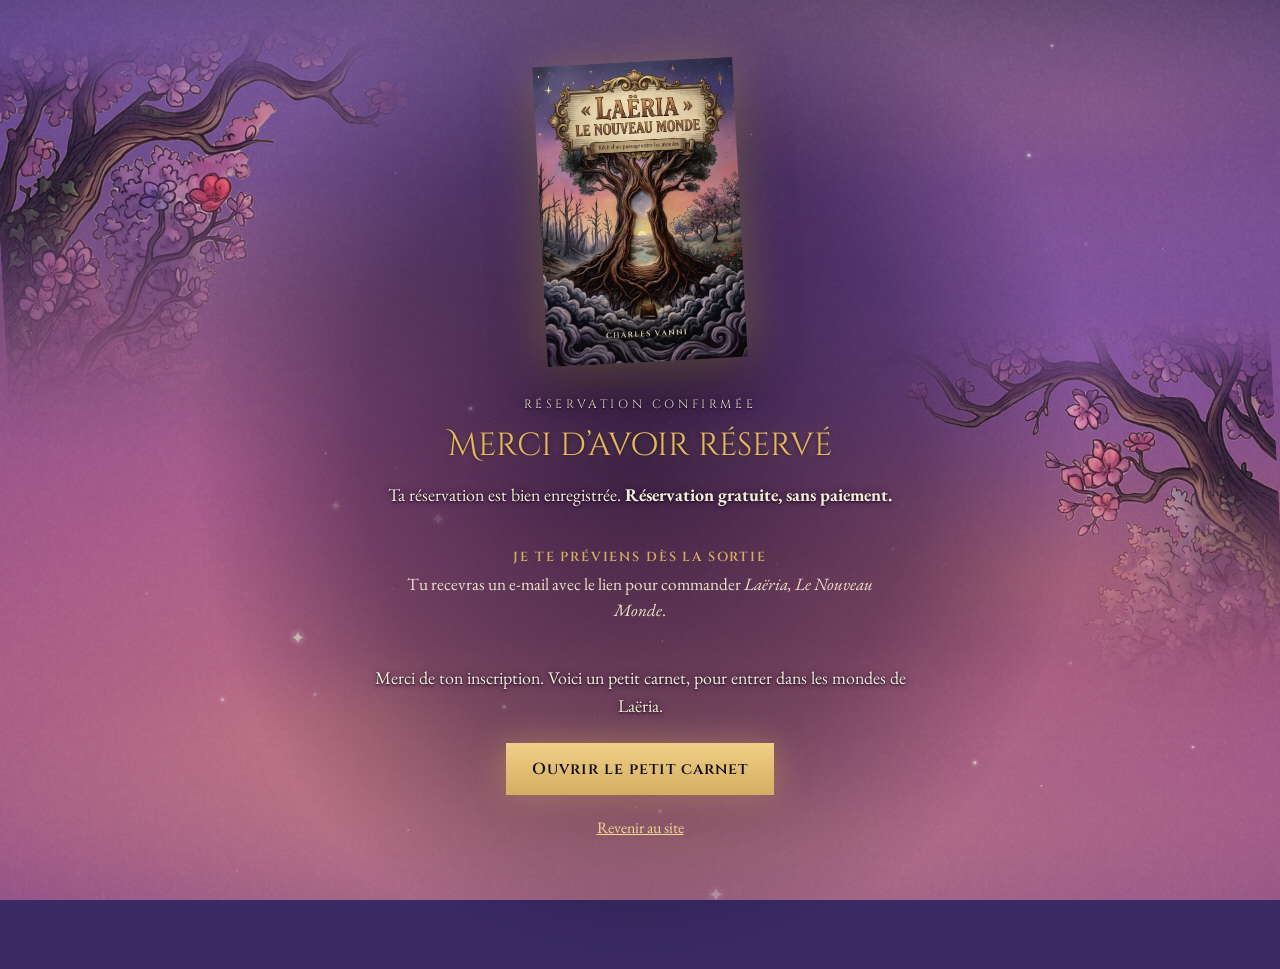
<file: merci/index.html>
<!DOCTYPE html>
<html lang="fr"><head><meta charset="utf-8">
<meta name="viewport" content="width=device-width,initial-scale=1">
<title>Réservation confirmée · Laëria</title>
<meta name="robots" content="noindex">
<link rel="icon" href="/img/favicon.png">
<link href="https://fonts.googleapis.com/css2?family=Cinzel:wght@500;600&family=Cinzel+Decorative&family=EB+Garamond:ital@0;1&display=swap" rel="stylesheet">
<style>
*{box-sizing:border-box;margin:0;padding:0}
body{min-height:100vh;display:flex;align-items:center;justify-content:center;padding:32px 18px;background:radial-gradient(ellipse at 50% 20%,#2a1f47,#110d1b 65%);color:#ece2c9;font-family:"EB Garamond",Georgia,serif;text-align:center}
.box{max-width:560px}
img{width:200px;height:auto;transform:rotate(-3deg);border:1px solid rgba(212,174,98,.4);box-shadow:0 20px 50px rgba(0,0,0,.6)}
.eb{margin-top:28px;font-family:Cinzel,serif;letter-spacing:.3em;font-size:.75rem;color:#b39ae6;text-transform:uppercase}
h1{font-family:"Cinzel Decorative",serif;font-weight:400;color:#d4ae62;font-size:2rem;margin:10px 0 14px}
p{font-size:1.12rem;line-height:1.55}
.dl{display:inline-block;margin-top:24px;padding:15px 26px;background:linear-gradient(180deg,#f0cf86,#d4ae62);color:#110d1b;text-decoration:none;font-family:Cinzel,serif;font-weight:600;letter-spacing:.06em;box-shadow:0 0 34px rgba(212,174,98,.45)}
.status{margin-top:26px;padding:14px 18px;border:1px solid rgba(212,174,98,.45);background:rgba(212,174,98,.07);font-size:1.08rem;line-height:1.5}
.status b{display:block;font-family:Cinzel,serif;font-weight:600;letter-spacing:.14em;font-size:.82rem;text-transform:uppercase;color:#d4ae62;margin-bottom:4px}
.status small{display:block;margin-top:6px;font-size:.95rem;color:#b7aa8e}
.dl.alt{background:transparent;color:#d4ae62;border:1px solid rgba(212,174,98,.55);box-shadow:none;margin-top:18px;padding:12px 22px;font-size:.9rem}
.back{display:block;margin-top:22px;color:#b7aa8e}
</style>
<link rel="stylesheet" href="/css/pages-ciel.css?v=4">
<style>.ciel .orn:nth-of-type(n+3){display:none}.box{position:relative;isolation:isolate;padding:30px 10px}.box::before{content:"";position:absolute;inset:-12% -30%;z-index:-1;pointer-events:none;background:radial-gradient(closest-side,rgba(var(--vc),.7),rgba(var(--vc),.4) 62%,transparent 100%)}.status{border:0!important;background:none!important}.dl{color:#110d1b!important;text-shadow:none!important}.dl.alt{color:#f3d890!important}.back{color:#f3d890!important}img{border:0;box-shadow:0 0 50px rgba(255,214,130,.35),0 20px 50px rgba(0,0,0,.5)}</style><link rel="stylesheet" href="/css/laeria-bronze.css?v=28">
</head><body>
<div class="box">
  <img src="/img/pochette-v5.jpg" alt="Pochette de Laëria, Le Nouveau Monde" width="1200" height="1800">
  <p class="eb">Réservation confirmée</p>
  <h1>Merci d’avoir réservé</h1>
  <p>Ta réservation est bien enregistrée. <b>Réservation gratuite, sans paiement.</b></p>
  <div class="status" role="status">
    <b>Je te préviens dès la sortie</b>
    <span>Tu recevras un e-mail avec le lien pour commander <em>Laëria, Le Nouveau Monde</em>.</span>
  </div>
  <p style="margin-top:26px">Merci de ton inscription. Voici un petit carnet, pour entrer dans les mondes de Laëria.</p>
  <a class="dl" href="/carnet-du-voile.pdf" download>Ouvrir le petit carnet</a>
  <a class="back" href="/">Revenir au site</a>
</div>
<script>try{localStorage.setItem('cv_inscrit','1');}catch(e){}</script>
<script src="/js/pages-ciel.js?v=2" defer></script>
<script src="/js/laeria-sweep.js?v=12" defer></script>
<script data-goatcounter="https://laeria.goatcounter.com/count" async src="//gc.zgo.at/count.js"></script>
<script src="/js/rotate-hint.js?v=1" defer></script>
</body></html>
</file>
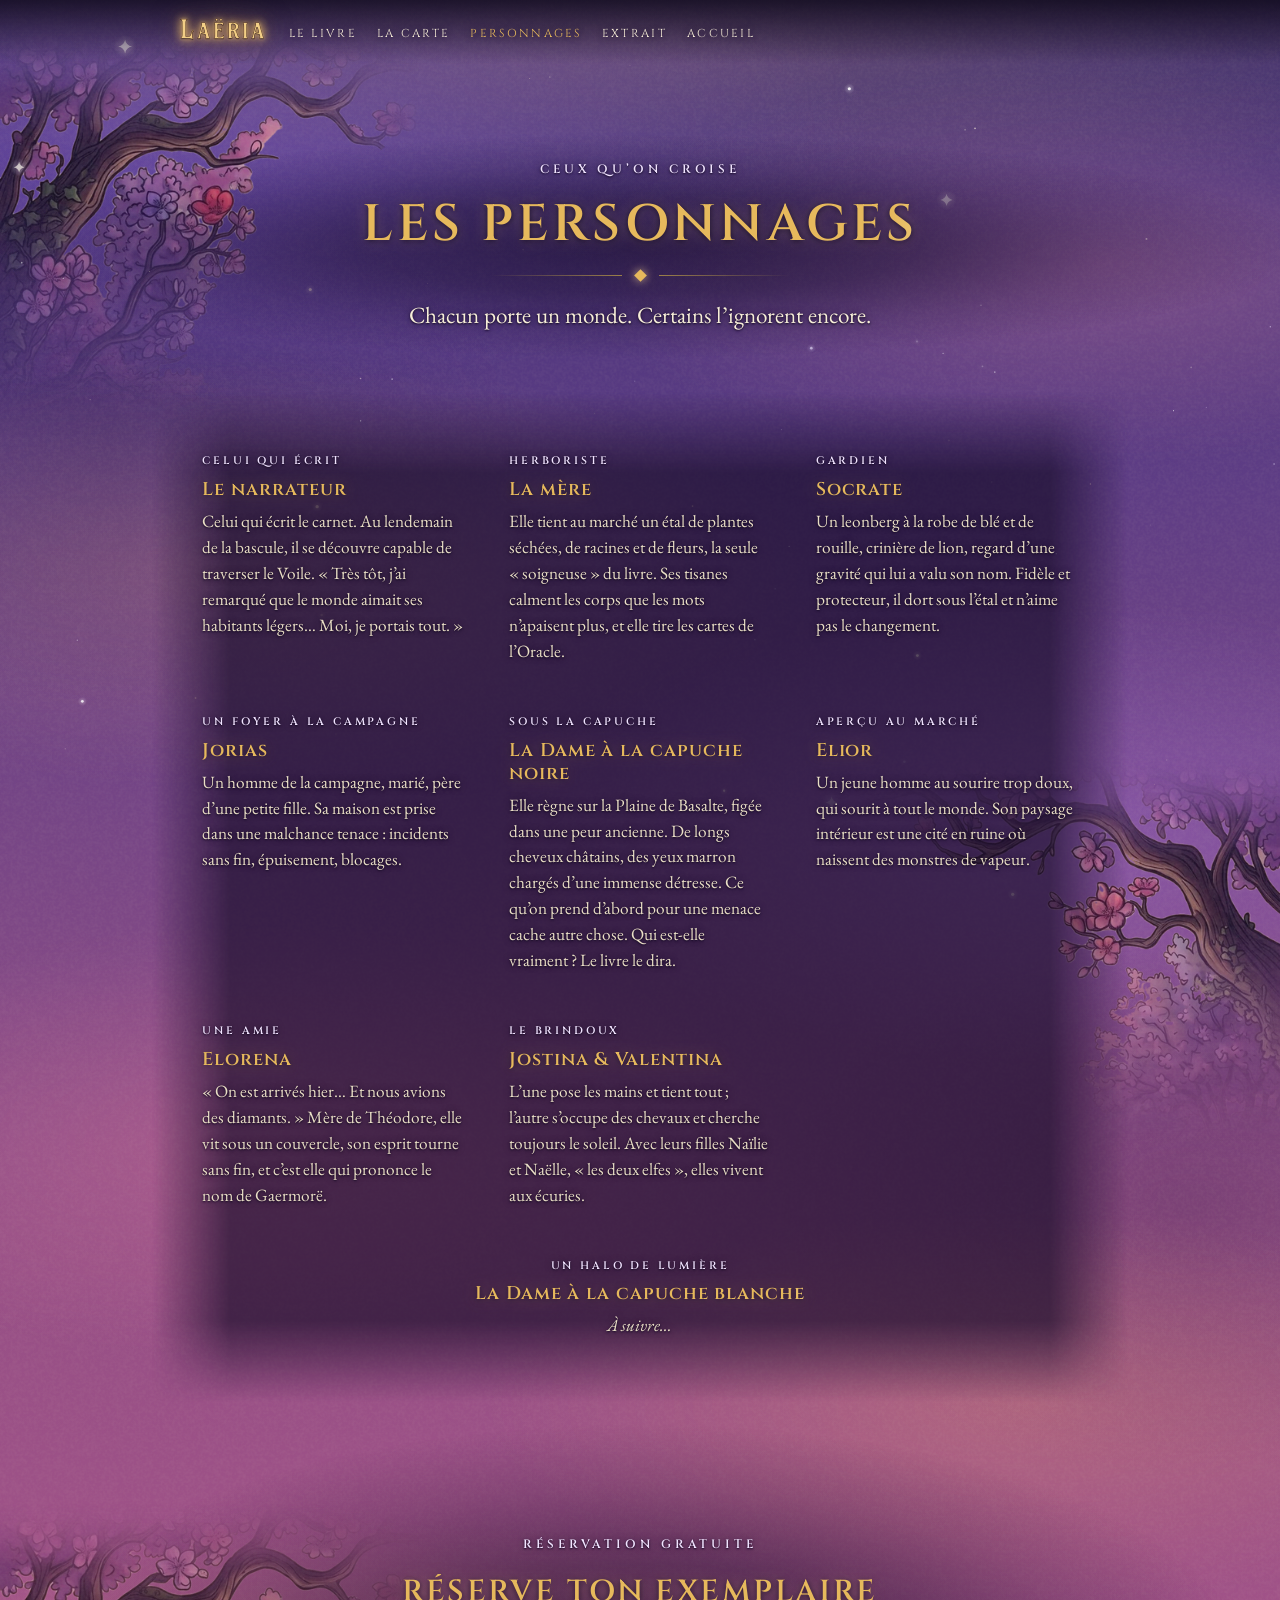
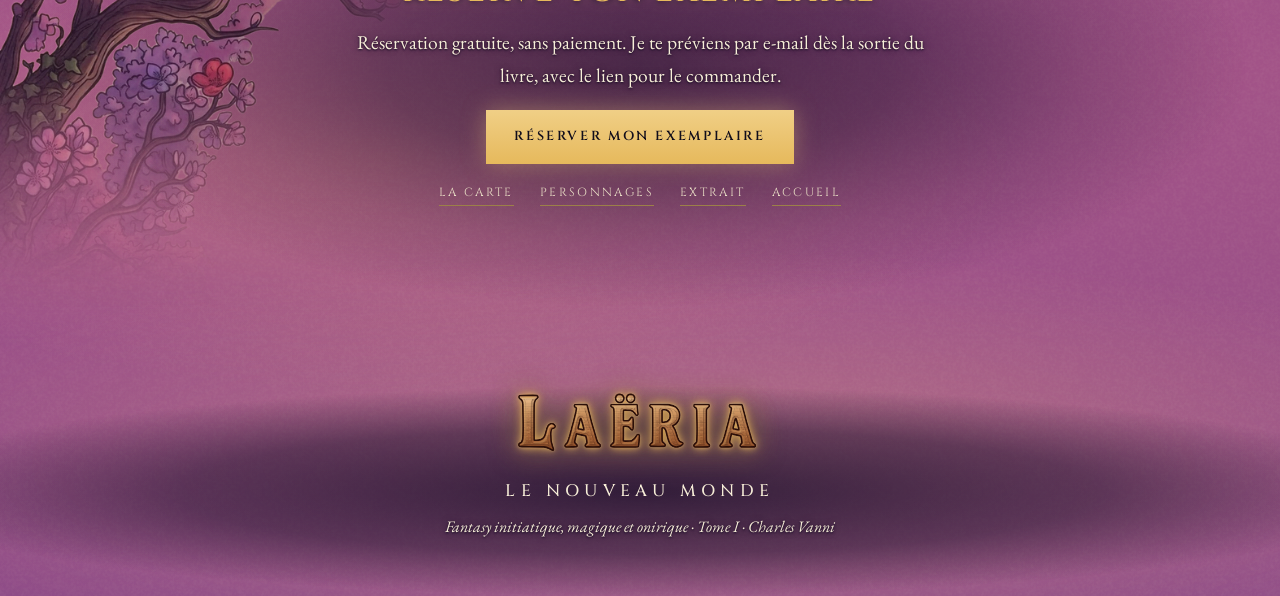
<file: personnages/index.html>
<!doctype html>
<html lang="fr">
<head>
<meta charset="utf-8">
<meta name="viewport" content="width=device-width,initial-scale=1,viewport-fit=cover">
<title>Les personnages de Laëria, Le Nouveau Monde</title>
<meta name="description" content="Le narrateur, la mère herboriste, Socrate, Jorias, la Dame à la capuche noire, Elior, Elorena, Jostina et Valentina : rencontrez les personnages de Laëria, roman de fantasy initiatique, sans spoiler.">
<meta name="robots" content="index,follow,max-image-preview:large,max-snippet:-1">
<meta name="author" content="Charles Vanni">
<meta name="theme-color" content="#110d1b">
<link rel="canonical" href="https://laeria.com/personnages/">
<link rel="alternate" hreflang="fr" href="https://laeria.com/personnages/">
<link rel="icon" type="image/png" href="/img/favicon.png">
<link rel="apple-touch-icon" href="/img/apple-touch-icon.png">
<meta property="og:type" content="article">
<meta property="og:locale" content="fr_FR">
<meta property="og:site_name" content="Laëria, Le Nouveau Monde">
<meta property="og:title" content="Les personnages de Laëria, Le Nouveau Monde">
<meta property="og:description" content="Le narrateur, la mère herboriste, Socrate, Jorias, la Dame à la capuche noire, Elior, Elorena, Jostina et Valentina : rencontrez les personnages de Laëria, roman de fantasy initiatique, sans spoiler.">
<meta property="og:url" content="https://laeria.com/personnages/">
<meta property="og:image" content="https://laeria.com/img/apercu-partage.jpg">
<meta name="twitter:card" content="summary_large_image">
<meta name="twitter:title" content="Les personnages de Laëria, Le Nouveau Monde">
<meta name="twitter:description" content="Le narrateur, la mère herboriste, Socrate, Jorias, la Dame à la capuche noire, Elior, Elorena, Jostina et Valentina : rencontrez les personnages de Laëria, roman de fantasy initiatique, sans spoiler.">
<meta name="twitter:image" content="https://laeria.com/img/apercu-partage.jpg">
<link rel="preload" href="/fonts/LaeriaTitre-Fin.woff2" as="font" type="font/woff2" crossorigin>
<link rel="preconnect" href="https://fonts.googleapis.com">
<link rel="preconnect" href="https://fonts.gstatic.com" crossorigin>
<link rel="stylesheet" href="https://fonts.googleapis.com/css2?family=Cinzel+Decorative:wght@700&family=Cinzel:wght@500;600&family=EB+Garamond:ital,wght@0,400;0,500;1,400&display=swap">
<script type="application/ld+json">{"@context": "https://schema.org", "@graph": [{"@type": "WebPage", "@id": "https://laeria.com/personnages/#page", "url": "https://laeria.com/personnages/", "name": "Les personnages de Laëria, Le Nouveau Monde", "description": "Le narrateur, la mère herboriste, Socrate, Jorias, la Dame à la capuche noire, Elior, Elorena, Jostina et Valentina : rencontrez les personnages de Laëria, roman de fantasy initiatique, sans spoiler.", "inLanguage": "fr", "isPartOf": {"@id": "https://laeria.com/#site"}, "about": {"@id": "https://laeria.com/#livre"}}, {"@type": "BreadcrumbList", "itemListElement": [{"@type": "ListItem", "position": 1, "name": "Laëria, Le Nouveau Monde", "item": "https://laeria.com/"}, {"@type": "ListItem", "position": 2, "name": "Les personnages", "item": "https://laeria.com/personnages/"}]}]}</script>
<style>
:root{--night:#110d1b;--night-2:#1a1430;--parch:#ece2c9;--parch-dim:#b7aa8e;--gold:#d4ae62;--gold-soft:#9c8048;--amethyst:#b39ae6;--ember:#e0704f;--line:rgba(212,174,98,.28);--f-title:'Cinzel Decorative','Cinzel',Georgia,serif;--f-label:'Cinzel',Georgia,serif;--f-body:'EB Garamond',Garamond,Georgia,serif;color-scheme:dark}
@font-face{font-family:"Laeria Titre";src:url("/fonts/LaeriaTitre-Regular.woff2") format("woff2");font-weight:400;font-display:swap}
*{box-sizing:border-box}html{scroll-behavior:smooth}
body{margin:0;background:radial-gradient(70% 40% at 50% 0,#2a1f47,transparent 70%),var(--night);color:var(--parch);font-family:var(--f-body);font-size:1.22rem;line-height:1.65;-webkit-font-smoothing:antialiased}
img{max-width:100%;height:auto}a{color:var(--gold)}h1,h2,h3,p,figure,dl,dd{margin:0}
:focus-visible{outline:2px solid var(--gold);outline-offset:3px}
.wrap{max-width:1000px;margin-inline:auto;padding-inline:clamp(16px,4vw,40px)}
.nav{border-bottom:1px solid var(--line);background:rgba(17,13,27,.85)}
.nav .wrap{display:flex;align-items:center;gap:22px;padding-block:12px;flex-wrap:wrap}
.brand{font-family:"Laeria Titre","Cinzel Decorative",serif;font-size:1.5rem;letter-spacing:.04em;color:var(--gold);text-decoration:none}
.nav ul{list-style:none;margin:0 0 0 auto;padding:0;display:flex;gap:20px;flex-wrap:wrap}
.nav li a{font-family:var(--f-label);font-size:.72rem;letter-spacing:.2em;text-transform:uppercase;text-decoration:none;color:var(--parch-dim);padding-block:6px;display:inline-block}
.nav li a:hover,.nav li a[aria-current]{color:var(--gold)}
.eyebrow{font-family:var(--f-label);font-weight:500;font-size:.76rem;letter-spacing:.32em;text-transform:uppercase;color:var(--amethyst)}
header.hero{padding-block:clamp(48px,8vw,96px) clamp(24px,4vw,40px);text-align:center}
header.hero .wrap{display:grid;gap:1rem;justify-items:center}
h1{font-family:var(--f-label);font-weight:600;font-size:clamp(1.8rem,5vw,3.2rem);letter-spacing:.08em;text-transform:uppercase;line-height:1.15;color:var(--gold);text-wrap:balance}
h2{font-family:var(--f-label);font-weight:600;font-size:clamp(1.3rem,3vw,1.9rem);letter-spacing:.08em;text-transform:uppercase;color:var(--gold);line-height:1.2;margin-bottom:1rem}
h3{font-family:var(--f-label);font-weight:600;font-size:1.15rem;letter-spacing:.05em;color:var(--gold);line-height:1.25}
.lead{font-size:clamp(1.25rem,2.2vw,1.45rem);max-width:36em;color:var(--parch)}
.dim{color:var(--parch-dim)}
section{padding-block:clamp(28px,5vw,56px)}
.ornament{display:flex;align-items:center;gap:14px;color:var(--gold-soft);width:min(300px,80%)}
.ornament::before,.ornament::after{content:"";height:1px;flex:1;background:linear-gradient(90deg,transparent,var(--gold-soft))}
.ornament::after{background:linear-gradient(270deg,transparent,var(--gold-soft))}
.ornament i{width:9px;height:9px;transform:rotate(45deg);background:var(--gold)}
.grid{display:grid;grid-template-columns:repeat(auto-fit,minmax(min(100%,280px),1fr));border-top:1px solid var(--line);border-left:1px solid var(--line)}
.card{padding:1.4rem 1.4rem 1.6rem;border-right:1px solid var(--line);border-bottom:1px solid var(--line);display:grid;gap:.5rem;align-content:start}
.card .role{font-family:var(--f-label);font-size:.68rem;letter-spacing:.26em;text-transform:uppercase;color:var(--amethyst)}
.card p{font-size:1.08rem;line-height:1.5;color:var(--parch-dim)}
.card.tease{grid-column:1/-1;text-align:center;justify-items:center}.card.tease p{color:var(--gold);font-style:italic}
.map{display:block;width:100%;height:auto;border:1px solid var(--line);box-shadow:0 30px 80px rgba(0,0,0,.55)}
.prose{max-width:38em;margin-inline:auto;display:grid;gap:1.15rem}
.prose p.t{text-align:justify;hyphens:auto;line-height:1.75}
.prose p.first::first-letter{font-family:var(--f-title);font-weight:700;float:left;font-size:4.2rem;line-height:.8;padding:.3rem .7rem 0 0;color:var(--gold)}
.page{padding:clamp(24px,5vw,56px);border:1px solid var(--line);background:linear-gradient(180deg,rgba(236,226,201,.07),rgba(236,226,201,.03));box-shadow:inset 0 0 0 6px rgba(17,13,27,.5),inset 0 0 0 7px var(--line)}
.split{display:grid;grid-template-columns:minmax(0,260px) minmax(0,1fr);gap:clamp(24px,5vw,56px);align-items:start}
.split img{display:block;width:100%;box-shadow:0 20px 50px rgba(0,0,0,.6)}
@media(max-width:760px){.split{grid-template-columns:1fr}.split img{max-width:280px;margin-inline:auto}}
.specs{display:grid;grid-template-columns:repeat(auto-fit,minmax(min(100%,210px),1fr));border-top:1px solid var(--line)}
.specs div{padding:.85rem 1rem .85rem 0;border-bottom:1px solid var(--line)}
.specs dt{font-family:var(--f-label);font-weight:600;font-size:.7rem;letter-spacing:.24em;text-transform:uppercase;color:var(--amethyst)}
.specs dd{margin-top:.2rem;font-size:1.12rem}
.chap{display:grid;gap:.3rem;padding-block:1.1rem;border-bottom:1px solid var(--line)}
.chap .tag{font-family:var(--f-label);font-size:.72rem;letter-spacing:.24em;text-transform:uppercase;color:var(--amethyst)}
.chap p{color:var(--parch-dim);font-size:1.08rem;line-height:1.5}
.epi{font-style:italic}.epi::before{content:"« ";color:var(--gold)}.epi::after{content:" »";color:var(--gold)}
details{border-bottom:1px solid var(--line);padding-block:1rem}
summary{cursor:pointer;font-family:var(--f-label);font-weight:600;font-size:1rem;letter-spacing:.04em;color:var(--gold);list-style:none}
summary::before{content:"✦ ";color:var(--gold-soft)}
details p{margin-top:.7rem;color:var(--parch)}
.cta{text-align:center;border:1px solid var(--line);padding:clamp(24px,5vw,48px);background:radial-gradient(60% 120% at 50% 100%,rgba(212,174,98,.1),transparent 70%)}
.cta .grid{border:0}.cta p{margin:.6rem auto 1.2rem;max-width:30em;color:var(--parch-dim)}
.btn{display:inline-block;font-family:var(--f-label);font-weight:600;font-size:.82rem;letter-spacing:.2em;text-transform:uppercase;text-decoration:none;padding:16px 28px;background:linear-gradient(180deg,#f0cf86,var(--gold));color:var(--night);box-shadow:0 10px 34px rgba(212,174,98,.4)}
.btn:hover{background:var(--parch)}
.more{display:flex;gap:10px 26px;flex-wrap:wrap;justify-content:center;margin-top:1.2rem}
.more a{font-family:var(--f-label);font-size:.74rem;letter-spacing:.2em;text-transform:uppercase;text-decoration:none;color:var(--parch-dim);border-bottom:1px solid var(--gold-soft);padding-bottom:3px}
.more a:hover{color:var(--gold)}
footer{padding-block:48px 56px;text-align:center;border-top:1px solid var(--line);margin-top:24px}
footer p{color:var(--parch-dim);font-style:italic;margin-top:.5rem;font-size:1rem}
</style>
<link rel="stylesheet" href="/css/pages-ciel.css?v=4">
<link rel="stylesheet" href="/css/laeria-bronze.css?v=28">
</head>
<body>
<header class="nav"><div class="wrap"><a class="brand" href="/">Laëria</a><nav aria-label="Navigation"><ul><li><a href="/le-livre/">Le livre</a></li><li><a href="/carte/">La carte</a></li><li><a href="/personnages/" aria-current="page">Personnages</a></li><li><a href="/extrait/">Extrait</a></li><li><a href="/">Accueil</a></li></ul></nav></div></header>
<main>
<header class="hero"><div class="wrap"><p class="eyebrow">Ceux qu’on croise</p><h1>Les personnages</h1><div class="ornament" aria-hidden="true"><i></i></div><p class="lead">Chacun porte un monde. Certains l’ignorent encore.</p></div></header>
<section><div class="wrap"><div class="grid"><div class="card"><span class="role">Celui qui écrit</span><h3>Le narrateur</h3><p>Celui qui écrit le carnet. Au lendemain de la bascule, il se découvre capable de traverser le Voile. « Très tôt, j’ai remarqué que le monde aimait ses habitants légers… Moi, je portais tout. »</p></div><div class="card"><span class="role">Herboriste</span><h3>La mère</h3><p>Elle tient au marché un étal de plantes séchées, de racines et de fleurs, la seule « soigneuse » du livre. Ses tisanes calment les corps que les mots n’apaisent plus, et elle tire les cartes de l’Oracle.</p></div><div class="card"><span class="role">Gardien</span><h3>Socrate</h3><p>Un leonberg à la robe de blé et de rouille, crinière de lion, regard d’une gravité qui lui a valu son nom. Fidèle et protecteur, il dort sous l’étal et n’aime pas le changement.</p></div><div class="card"><span class="role">Un foyer à la campagne</span><h3>Jorias</h3><p>Un homme de la campagne, marié, père d’une petite fille. Sa maison est prise dans une malchance tenace : incidents sans fin, épuisement, blocages.</p></div><div class="card"><span class="role">Sous la capuche</span><h3>La Dame à la capuche noire</h3><p>Elle règne sur la Plaine de Basalte, figée dans une peur ancienne. De longs cheveux châtains, des yeux marron chargés d’une immense détresse. Ce qu’on prend d’abord pour une menace cache autre chose. Qui est-elle vraiment&nbsp;? Le livre le dira.</p></div><div class="card"><span class="role">Aperçu au marché</span><h3>Elior</h3><p>Un jeune homme au sourire trop doux, qui sourit à tout le monde. Son paysage intérieur est une cité en ruine où naissent des monstres de vapeur.</p></div><div class="card"><span class="role">Une amie</span><h3>Elorena</h3><p>« On est arrivés hier… Et nous avions des diamants. » Mère de Théodore, elle vit sous un couvercle, son esprit tourne sans fin, et c’est elle qui prononce le nom de Gaermorë.</p></div><div class="card"><span class="role">Le Brindoux</span><h3>Jostina &amp; Valentina</h3><p>L’une pose les mains et tient tout ; l’autre s’occupe des chevaux et cherche toujours le soleil. Avec leurs filles Naïlie et Naëlle, « les deux elfes », elles vivent aux écuries.</p></div><div class="card tease"><span class="role">Un halo de lumière</span><h3>La Dame à la capuche blanche</h3><p>À suivre…</p></div></div></div></section>
<section><div class="wrap"><div class="cta"><p class="eyebrow">Réservation gratuite</p><h2>Réserve ton exemplaire</h2><p>Réservation gratuite, sans paiement. Je te préviens par e-mail dès la sortie du livre, avec le lien pour le commander.</p><a class="btn" href="/#carnet-offert">Réserver mon exemplaire</a><div class="more"><a href="/carte/">La carte</a><a href="/personnages/">Personnages</a><a href="/extrait/">Extrait</a><a href="/">Accueil</a></div></div></div></section>
</main>
<footer><div class="wrap"><p style="font-style:normal;font-family:var(--f-label);letter-spacing:.3em;text-transform:uppercase;color:var(--parch)">Laëria · Le Nouveau Monde</p><p>Fantasy initiatique, magique et onirique · Tome I · Charles Vanni</p></div></footer>
<script src="/js/pages-ciel.js?v=2" defer></script>
<script src="/js/laeria-sweep.js?v=12" defer></script>
<script data-goatcounter="https://laeria.goatcounter.com/count" async src="//gc.zgo.at/count.js"></script>
<script src="/js/rotate-hint.js?v=1" defer></script>
</body>
</html>
</file>
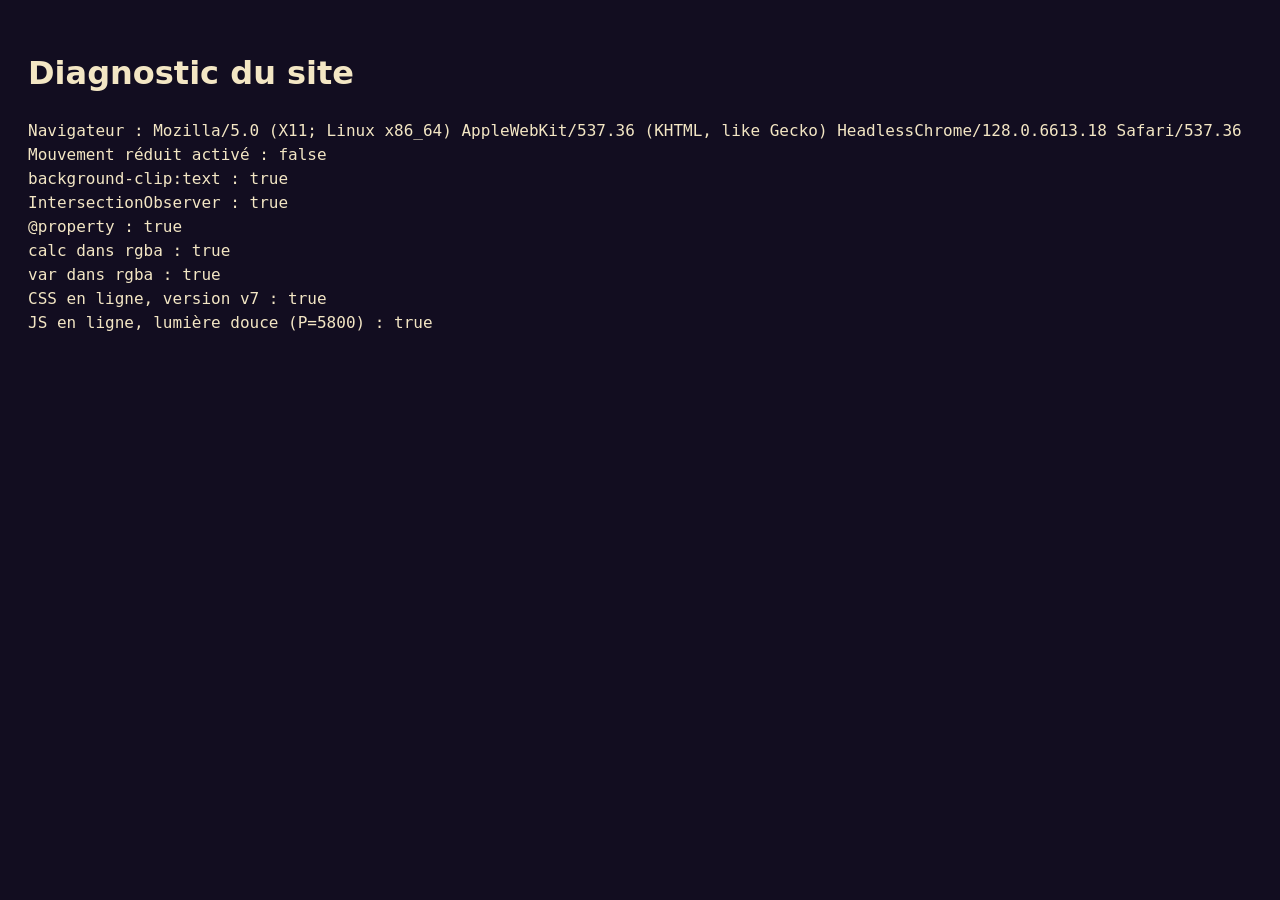
<file: diag.html>
<!doctype html><html lang="fr"><head><meta charset="utf-8"><meta name="viewport" content="width=device-width,initial-scale=1"><meta name="robots" content="noindex"><title>Diagnostic</title>
<style>body{font:16px/1.5 system-ui;background:#120d20;color:#f3e6c4;padding:20px}code{color:#ffd978}</style></head><body>
<h1>Diagnostic du site</h1><pre id="o">…</pre>
<script>
var o=[];function t(k,v){o.push(k+" : "+v)}
t("Navigateur",navigator.userAgent);
t("Mouvement réduit activé",matchMedia("(prefers-reduced-motion:reduce)").matches);
t("background-clip:text",CSS.supports("-webkit-background-clip","text"));
t("IntersectionObserver","IntersectionObserver" in window);
t("@property",!!(window.CSS&&CSS.registerProperty));
t("calc dans rgba",CSS.supports("color","rgba(255,0,0,calc(.5*1))"));
t("var dans rgba",CSS.supports("color","rgba(255,0,0,var(--x,.5))"));
fetch("/css/laeria-bronze.css?"+Date.now()).then(function(r){return r.text()}).then(function(x){t("CSS en ligne, version v7",/v7 :/.test(x));
 return fetch("/js/laeria-sweep.js?"+Date.now())}).then(function(r){return r.text()}).then(function(x){t("JS en ligne, lumière douce (P=5800)",/P=5800/.test(x));document.getElementById("o").textContent=o.join("\n")}).catch(function(e){t("Erreur",e);document.getElementById("o").textContent=o.join("\n")});
</script></body></html>
</file>
<file: css/laeria-bronze.css>
/* ===== ESSAI — « Laëria » : bronze gravé de la pochette (contour sombre, texture, dégradé cuivré) + effets du site (passage de lumière, halo) ===== */
html .sweep>.l,html .sweep .l{
  paint-order:stroke fill;
  background-image:
    linear-gradient(100deg,rgba(255,226,170,0) 0,rgba(255,226,150,.42) 28%,rgba(255,240,190,.9) 50%,rgba(255,226,150,.42) 72%,rgba(255,226,170,0) 100%),
    url(../img/bronze-grain.webp),
    linear-gradient(180deg,#ebbd8c 0%,#d99d66 24%,#c78350 48%,#b36c3c 66%,#9a552d 82%,#74401f 100%);
  background-size:var(--bw,200px) 100%,1.7em auto,100% 100%;
  background-repeat:no-repeat,repeat,no-repeat;
  background-blend-mode:normal,multiply,normal;
  background-position:calc(var(--sx) - var(--ox)) 0,0 0,0 0}
html .sweep{filter:drop-shadow(0 0 .7px #f8d26a) drop-shadow(0 0 2px rgba(255,214,120,.85)) drop-shadow(0 0 14px rgba(245,180,70,.45))}
html body .sweep .l.l.l.l{-webkit-text-stroke:.027em #2b0f08!important}
html body .brand .l.l.l.l,html body .brand.sweep>.l.l.l.l{-webkit-text-stroke:.024em #2b0f08!important}
html body .sweep b .l.l.l.l,html body .syl .sweep .l.l.l.l{-webkit-text-stroke:.034em #2b0f08!important}
/* mot « Laëria » dans les textes courants */
html .mot-laeria{color:transparent!important;-webkit-text-fill-color:transparent;-webkit-background-clip:text;background-clip:text;
  -webkit-text-stroke:.085em #2b0f08!important;paint-order:stroke fill;text-shadow:none!important;
  background-image:url(../img/bronze-grain.webp),linear-gradient(180deg,#ebbd8c 0%,#d99d66 24%,#c78350 48%,#b36c3c 66%,#9a552d 82%,#74401f 100%);
  background-size:1.7em auto,100% 100%;background-repeat:repeat,no-repeat;background-blend-mode:multiply,normal;
  filter:drop-shadow(0 0 .6px #f8d26a) drop-shadow(0 0 2px rgba(255,214,120,.7)) drop-shadow(0 0 9px rgba(245,180,70,.35))}
/* petites syllabes La / Ë / RIA : sans gravure, plus lumineuses pour rester lisibles */
html body .syl .sweep .l,html body .syl b.sweep .l{background-image:linear-gradient(100deg,rgba(255,226,150,0) 0,rgba(255,240,190,.9) 50%,rgba(255,226,150,0) 100%),linear-gradient(180deg,#fff0c4 0%,#f1c97c 45%,#d9a24f 100%);background-size:var(--bw,200px) 100%,100% 100%;background-repeat:no-repeat,no-repeat;background-blend-mode:normal,normal}
html body .syl .sweep .l.l.l.l,html body .syl b .l.l.l.l{-webkit-text-stroke:.02em #4a230a!important}

/* gravure par lettre (générée depuis le tracé de la police) */
html .sweep .l[data-g]{position:relative}
html .sweep .l[data-g]::after{content:"";position:absolute;left:0;top:50%;margin-top:-.58em;height:1.16em;pointer-events:none;
  background:no-repeat center/100% 100%;-webkit-text-fill-color:initial}
html .sweep .l[data-g=L]::after{width:.658em;background-image:url(../img/g-L.webp)}
html .sweep .l[data-g=A]::after{width:.612em;background-image:url(../img/g-A.webp)}
html .sweep .l[data-g=E]::after{width:.531em;background-image:url(../img/g-E.webp)}
html .sweep .l[data-g=R]::after{width:.605em;background-image:url(../img/g-R.webp)}
html .sweep .l[data-g=I]::after{width:.319em;background-image:url(../img/g-I.webp)}
html body .syl .sweep .l::after,html body .syl b.sweep .l::after,html body .brand .l::after{display:none}
/* « Le livre » : mot dans le texte, plus petit et plus fin, accordé à la lecture */
html body .mot-laeria{font-size:1.07em!important;letter-spacing:.035em!important;-webkit-text-stroke:.038em #2b0f08!important;
  background-size:1.1em auto,100% 100%!important;
  filter:drop-shadow(0 0 .5px rgba(248,210,106,.8)) drop-shadow(0 0 4px rgba(245,180,70,.28))!important}
/* Accueil avant le voile : lettres plus grandes, plus serrées, halo lumineux fort */
html body .itit{font-size:clamp(3.4rem,10.5vw,9.2rem);letter-spacing:.07em}
@media(max-width:700px){html body .itit{font-size:clamp(3.2rem,19vw,5.6rem);letter-spacing:.06em}}
html body .itit.sweep{filter:drop-shadow(0 0 1px #ffe39a) drop-shadow(0 0 6px rgba(255,214,120,.95)) drop-shadow(0 0 22px rgba(255,190,80,.75)) drop-shadow(0 0 48px rgba(255,170,60,.5))}
/* le passage de lumière reste visible à travers la gravure */
html .sweep .l[data-g]::after{opacity:.8}
html .sweep{filter:drop-shadow(0 0 .7px #f8d26a) drop-shadow(0 0 3px rgba(255,214,120,.95)) drop-shadow(0 0 16px rgba(245,180,70,.6))}
html .sweep>.l,html .sweep .l{background-image:
  linear-gradient(100deg,rgba(255,236,180,0) 0,rgba(255,236,170,.7) 28%,rgba(255,250,215,1) 50%,rgba(255,236,170,.7) 72%,rgba(255,236,180,0) 100%),
  url(../img/bronze-grain.webp),
  linear-gradient(180deg,#ebbd8c 0%,#d99d66 24%,#c78350 48%,#b36c3c 66%,#9a552d 82%,#74401f 100%)}

/* passage de lumière DORÉE par-dessus la gravure (découpée dans la forme de chaque lettre) */
html .sweep>.l,html .sweep .l{background-image:url(../img/bronze-grain.webp),linear-gradient(180deg,#ebbd8c 0%,#d99d66 24%,#c78350 48%,#b36c3c 66%,#9a552d 82%,#74401f 100%)!important;
  background-size:1.7em auto,100% 100%;background-repeat:repeat,no-repeat!important;background-position:0 0,0 0!important;background-blend-mode:multiply,normal!important}
html .sweep .l[data-g]::before{content:"";position:absolute;left:0;top:50%;margin-top:-.58em;height:1.16em;pointer-events:none;z-index:2;
  background-image:linear-gradient(100deg,rgba(255,200,80,0) 0,rgba(255,205,90,.55) 30%,rgba(255,226,140,.78) 50%,rgba(255,205,90,.55) 70%,rgba(255,200,80,0) 100%);
  background-repeat:no-repeat;background-size:calc(var(--bw,200px)*.7) 100%;background-position:calc(var(--sx) - var(--ox)) 0;
  mix-blend-mode:normal;-webkit-mask-size:100% 100%;mask-size:100% 100%;-webkit-text-fill-color:initial}
html .sweep .l[data-g]::after{z-index:1}
html .sweep .l[data-g=L]::before{width:.658em;-webkit-mask-image:url(../img/k-L.webp);mask-image:url(../img/k-L.webp)}
html .sweep .l[data-g=A]::before{width:.612em;-webkit-mask-image:url(../img/k-A.webp);mask-image:url(../img/k-A.webp)}
html .sweep .l[data-g=E]::before{width:.531em;-webkit-mask-image:url(../img/k-E.webp);mask-image:url(../img/k-E.webp)}
html .sweep .l[data-g=R]::before{width:.605em;-webkit-mask-image:url(../img/k-R.webp);mask-image:url(../img/k-R.webp)}
html .sweep .l[data-g=I]::before{width:.319em;-webkit-mask-image:url(../img/k-I.webp);mask-image:url(../img/k-I.webp)}
html body .syl .sweep .l::before,html body .syl b.sweep .l::before,html body .brand .l::before{display:none}
/* mot dans les textes : simple, sans texture, police Regular fin, à la taille du texte, bien lisible */
html body .mot-laeria{font-family:"Laeria Titre Fin","Laeria Titre",Georgia,serif!important;font-size:1em!important;letter-spacing:.04em!important;
  color:#f6d98a!important;-webkit-text-fill-color:#f6d98a!important;background:none!important;-webkit-background-clip:border-box!important;background-clip:border-box!important;
  -webkit-text-stroke:0!important;filter:none!important;text-shadow:0 0 6px rgba(255,214,130,.35),0 1px 2px rgba(16,7,30,.85)!important}

/* performances : calque dédié, halos plus économes */
html body .itit.sweep{filter:drop-shadow(0 0 1px #ffe39a) drop-shadow(0 0 8px rgba(255,205,100,.9)) drop-shadow(0 0 26px rgba(255,180,70,.6))}
html .sweep{filter:drop-shadow(0 0 .7px #f8d26a) drop-shadow(0 0 8px rgba(245,180,70,.6))}

/* lumière divine : halo large et doux qui glisse lentement et respire (plus de faisceau de projecteur) */
html .sweep .l[data-g]::before{
  background-image:radial-gradient(ellipse 50% 62% at 50% 46%,rgba(255,244,196,1) 0,rgba(255,222,130,.7) 34%,rgba(255,200,95,.28) 64%,rgba(255,190,80,0) 100%)!important;
  background-size:var(--bw,200px) 100%!important;opacity:var(--lo,0);mix-blend-mode:normal}
html .sweep{filter:drop-shadow(0 0 .7px #f8d26a) drop-shadow(0 0 8px rgba(245,180,70,.5))}
/* chapitres : plus aucun reflet animé sur les illustrations */
html body .panel .plate::after,html body .js .panel.in .plate::after{animation:none!important;background:none!important;display:none!important}
/* mobile : syllabes La / Ë / RIA plus grandes */
html body .syl b .l{font-size:1em!important;line-height:1}
html body .syl b{font-size:clamp(1.9rem,2.4vw,2.3rem)!important;line-height:1.1}
@media(max-width:700px){html body .syl b{font-size:clamp(1.9rem,8.5vw,2.4rem)!important;line-height:1.1}}
/* « Réserver mon exemplaire » : de temps en temps, un trait doré fait le tour du cadre */
@property --ang{syntax:"<angle>";inherits:false;initial-value:0deg}
.floatbuy,.navbuy,.gift-trigger{position:relative}
.floatbuy{position:fixed}
.floatbuy,.navbuy,.gift-trigger{overflow:visible!important}
.floatbuy::before,.navbuy::before,.gift-trigger::before{content:"";position:absolute;inset:-6px;border-radius:6px;padding:2px;pointer-events:none;z-index:3;
  background:conic-gradient(from var(--ang),rgba(255,214,110,0) 0deg,rgba(255,214,110,0) 250deg,rgba(255,226,140,.55) 310deg,#fff6cf 345deg,rgba(255,226,140,.55) 360deg);
  -webkit-mask:linear-gradient(#000 0 0) content-box,linear-gradient(#000 0 0);-webkit-mask-composite:xor;mask-composite:exclude;
  opacity:0;animation:cadreOr 7.5s ease-in-out infinite;filter:drop-shadow(0 0 3px rgba(255,214,110,.9))}
@keyframes cadreOr{0%{--ang:0deg;opacity:0}5%{opacity:1}32%{--ang:360deg;opacity:1}38%{--ang:360deg;opacity:0}100%{--ang:360deg;opacity:0}}
@media(prefers-reduced-motion:reduce){.floatbuy::before,.navbuy::before,.gift-trigger::before{animation:none}}

html body .itit.sweep .l[data-g]::after{opacity:1}
/* ouverture : l'image n'apparaît qu'une fois entièrement chargée (plus de bandes noires qui se remplissent par saccades) */
html.js-ipic .ipic{opacity:0;transition:opacity .8s ease}
html.js-ipic .ipic.ok{opacity:1}
/* accueil avant le voile : meilleure lisibilité du mot sur le feuillage (voile sombre doux derrière, contour plus net, or plus clair) */
html body .itit.sweep{filter:drop-shadow(0 0 1px #ffe39a) drop-shadow(0 0 4px rgba(255,214,120,.8)) drop-shadow(0 0 9px rgba(255,180,70,.35)) drop-shadow(0 0 18px rgba(10,5,20,.9)) drop-shadow(0 0 40px rgba(10,5,20,.65)) brightness(1.12)}
html body .itit.sweep .l.l.l.l{-webkit-text-stroke:.032em #1e0905!important}
/* === FIN DU FICHIER — version du 23/11 à 11h06 === */

/* v7 : lumière dorée portée par le fond de chaque lettre (technique compatible Safari / mobiles), sans masque */
html .sweep .l[data-g]::before{display:none!important}
html .sweep>.l,html .sweep .l{background-image:
  radial-gradient(ellipse 50% 66% at 50% 46%,rgba(255,246,205,var(--lo,0)) 0,rgba(255,226,140,calc(var(--lo,0)*.8)) 36%,rgba(255,204,100,calc(var(--lo,0)*.35)) 66%,rgba(255,200,90,0) 100%),
  url(../img/bronze-grain.webp),
  linear-gradient(180deg,#ebbd8c 0%,#d99d66 24%,#c78350 48%,#b36c3c 66%,#9a552d 82%,#74401f 100%)!important;
  background-size:var(--bw,200px) 100%,1.7em auto,100% 100%;background-repeat:no-repeat,repeat,no-repeat!important;
  background-position:calc(var(--sx) - var(--ox)) 0,0 0,0 0!important;background-blend-mode:normal,multiply,normal!important}
html .sweep .l[data-g]::after{opacity:.6}
html body .itit.sweep .l[data-g]::after{opacity:.6}

/* v8 : sans filtre ni variables animées par JavaScript (Safari iPhone) — halo = texte flou derrière le mot ; lumière = animation CSS pure sur chaque lettre */
html body .sweep,html body .itit.sweep{filter:none!important;will-change:auto;isolation:isolate}
html body .sweep::before,html body .sweep::after{content:attr(data-t);position:absolute;left:0;top:0;white-space:pre;pointer-events:none;
  -webkit-text-fill-color:currentColor;-webkit-text-stroke:0;text-shadow:none;background:none;letter-spacing:inherit}
html body .sweep::before{color:rgba(255,196,86,.95);filter:blur(5px);z-index:-1}
html body .sweep::after{color:rgba(10,5,20,.9);filter:blur(16px);z-index:-2}
html body .brand.sweep::after,html body .syl .sweep::after,html body .syl b.sweep::after{display:none}
html body .sweep::before{opacity:.8}
html body .syl b.sweep::before,html body .brand.sweep::before{filter:blur(3px);opacity:.6}
/* lumière : chaque lettre s'éclaire tour à tour, comme un souffle qui traverse le mot */
@keyframes lueurLettre{0%,52%,100%{background-size:0% 0%,1.7em auto,100% 100%}20%,30%{background-size:135% 135%,1.7em auto,100% 100%}}
html body .sweep>.l,html body .sweep .l{
  background-image:radial-gradient(ellipse 50% 56% at 50% 46%,rgba(255,246,205,.98) 0,rgba(255,226,140,.7) 42%,rgba(255,204,100,.28) 72%,rgba(255,200,90,0) 100%),url(../img/bronze-grain.webp),linear-gradient(180deg,#ebbd8c 0%,#d99d66 24%,#c78350 48%,#b36c3c 66%,#9a552d 82%,#74401f 100%)!important;
  background-position:50% 46%,0 0,0 0!important;background-repeat:no-repeat,repeat,no-repeat!important;
  background-size:0% 0%,1.7em auto,100% 100%;
  animation:lueurLettre 5.8s ease-in-out infinite!important;animation-delay:calc(var(--i,0)*.55s)!important}
@media(prefers-reduced-motion:reduce){html body .sweep>.l,html body .sweep .l{animation:none!important;background-size:90% 90%,1.7em auto,100% 100%!important}}
/* v9 : le halo suit exactement le mot (centrage et largeur du conteneur) */
html body .sweep::before,html body .sweep::after{left:0;right:0;top:0;bottom:0;text-align:inherit;white-space:nowrap;display:block;font:inherit;letter-spacing:inherit;line-height:inherit;text-transform:inherit}

/* v10 : la lumière qui passe = copie lumineuse de chaque lettre dont l'opacité pulse (technique sûre sur Safari iPhone) */
html body .sweep .l[data-c]::before{content:attr(data-c)!important;display:block!important;position:absolute;left:0;top:0;right:0;bottom:0;margin:0;width:auto;height:auto;z-index:3;
  color:#ffe39a;-webkit-text-fill-color:#ffe39a;-webkit-text-stroke:0!important;background:none!important;-webkit-mask:none;mask:none;font:inherit;line-height:inherit;letter-spacing:inherit;
  opacity:0;pointer-events:none;animation:lueurTexte 5.8s ease-in-out infinite;animation-delay:calc(var(--i,0)*.5s)}
@keyframes lueurTexte{0%,52%,100%{opacity:0}20%,30%{opacity:.4}}
@media(prefers-reduced-motion:reduce){html body .sweep .l[data-c]::before{animation:none;opacity:.25}}
/* titre avant le voile : halo un peu plus marqué et plus net */
html body .itit.sweep::before{color:rgba(255,206,96,1);filter:blur(3.5px);opacity:1}
html body .itit.sweep::after{filter:blur(18px);color:rgba(8,4,18,1)}

html body .sweep>.l,html body .sweep .l{animation:none!important}
/* chapitre IV : plus de bandes lumineuses */
html body .fx-gaermore i,html body .fx-gaermore .l1,html body .fx-gaermore .l2,html body .fx-gaermore .l3{display:none!important;animation:none!important}
/* Sceau anti-spoil : cuivre gravé façon lettrage Laëria (mêmes couleurs, grain, biseau, contour bordeaux) */
html body .wax .h{
  color:#2b0f08;
  background:url(../img/bronze-grain.webp) 0 0/110px auto repeat,
    radial-gradient(circle at 36% 28%,#f0c895 0,#d99d66 24%,#c78350 46%,#a45f34 70%,#74401f 100%);
  background-blend-mode:multiply,normal;
  box-shadow:inset 0 0 0 3px #2b0f08,inset 0 0 0 5.5px rgba(255,226,150,.7),inset 0 0 0 8px rgba(46,16,8,.65),
    inset 0 5px 8px rgba(255,238,186,.45),inset 0 -8px 12px rgba(60,24,10,.6)}
html body .wax .h svg{filter:drop-shadow(0 1px 0 rgba(255,226,160,.7)) drop-shadow(0 -1px 0 rgba(30,10,5,.6))}
html body .sealed .wax{filter:drop-shadow(0 0 7px rgba(255,200,100,.6)) drop-shadow(0 4px 8px rgba(10,5,20,.7))}
html body .seal-tag{color:#e9b97c;text-shadow:0 0 8px rgba(255,200,100,.55),0 1px 2px rgba(20,8,4,.9)}
html body .seal-btn{color:#2b0f08;border:1px solid #2b0f08;font-weight:700;
  background:url(../img/bronze-grain.webp) 0 0/110px auto repeat,linear-gradient(180deg,#ebbd8c 0%,#d99d66 30%,#c78350 55%,#a45f34 80%,#8a4c28 100%);background-blend-mode:multiply,normal;
  box-shadow:inset 0 1px 0 rgba(255,236,186,.7),inset 0 -2px 4px rgba(60,24,10,.5),0 0 0 1px rgba(255,214,130,.5),0 0 14px rgba(255,190,90,.35)}
html body .seal-btn:hover{color:#1a0905;background:linear-gradient(180deg,#f6d9a2,#e2ab68);box-shadow:inset 0 1px 0 #fff3cf,0 0 20px rgba(255,205,110,.7)}
/* v11 : sceau anti-spoil = médaillon de bronze gravé (même matière que le lettrage Laëria), halo doré qui respire */
html body .wax .h{background:url(../img/sceau-bronze.webp) center/100% 100% no-repeat!important;box-shadow:none!important;border-radius:50%}
html body .wax .h svg{display:none}
html body .wax{background:none!important;box-shadow:none!important}
html body .alert .wax{background:url(../img/sceau-bronze.webp) center/100% 100% no-repeat!important;border-radius:50%}
html body .sealed .wax{filter:none;box-shadow:none}
html body .sealed .wax::before{content:"";position:absolute;inset:-26%;border-radius:50%;z-index:-1;pointer-events:none;
  background:radial-gradient(circle,rgba(255,214,120,.55) 0,rgba(255,190,80,.28) 42%,rgba(255,180,70,0) 70%);animation:sceauLueur 4.6s ease-in-out infinite}
@keyframes sceauLueur{0%,100%{opacity:.55;transform:scale(.96)}50%{opacity:1;transform:scale(1.06)}}
html body .sealed .wax::after{content:"";position:absolute;inset:0;border-radius:50%;pointer-events:none;z-index:3;
  background:radial-gradient(ellipse 34% 26% at 32% 26%,rgba(255,244,205,.55),rgba(255,230,160,0) 100%);animation:sceauReflet 4.6s ease-in-out infinite}
@keyframes sceauReflet{0%,100%{opacity:.35}50%{opacity:.9}}
/* texte du sceau : lettres de bronze comme le titre */
html body .seal-tag{background:linear-gradient(180deg,#fdeccb 0%,#efc88c 48%,#d39555 100%);-webkit-background-clip:text;background-clip:text;color:transparent;-webkit-text-fill-color:transparent;-webkit-text-stroke:0;text-shadow:none;font-weight:700;font-size:.86rem;letter-spacing:.3em;
  filter:drop-shadow(0 0 4px rgba(255,200,100,.5)) drop-shadow(0 1px 1.5px rgba(20,8,4,.95))}
html body .seal-msg{color:#f6e3bd;text-shadow:0 1px 2px rgba(16,7,30,.9),0 0 10px rgba(255,205,120,.25)}
html body .seal-btn{border:1px solid #2b0f08;box-shadow:inset 0 1px 0 rgba(255,236,186,.8),inset 0 -2px 4px rgba(60,24,10,.55),inset 0 0 0 2px rgba(255,214,130,.25),0 0 0 1px rgba(255,214,130,.5),0 0 16px rgba(255,190,90,.4)}
@media(prefers-reduced-motion:reduce){html body .sealed .wax::before,html body .sealed .wax::after{animation:none}}
/* v12 : ouverture du sceau — plus d'éclair dessiné : le médaillon s'embrase et se dissout dans une lumière dorée qui inonde l'illustration */
html body .sealed .crack,html body .sealed .seal-slit{display:none!important}
html body .wax .h.r{display:none}
html body .wax .h.l{clip-path:none}
html body .seal-glow{background:radial-gradient(circle,#fffdf5 0,rgba(255,244,214,.95) 10%,rgba(255,224,150,.6) 26%,rgba(255,204,120,.26) 46%,rgba(255,196,110,.08) 60%,rgba(255,190,100,0) 70%)}
html body .sealed.cracking .wax .h{filter:brightness(1.4) saturate(1.1);transition:filter .9s ease}
html body .sealed.cracking .seal-glow{opacity:.9;transform:scale(.3);transition:opacity 1s ease,transform 1s cubic-bezier(.3,.5,.3,1)}
html body .sealed.breaking .seal-glow{opacity:1;transform:scale(1.35);transition:transform 1.5s cubic-bezier(.12,.75,.2,1),opacity .5s}
html body .sealed.breaking .h.l{transform:scale(1.22);opacity:0;filter:brightness(2.8) saturate(.7);transition:opacity .9s ease .1s,transform 1.2s ease,filter .5s}
html body .sealed.open .seal-glow{opacity:0;transform:scale(1.6);transition:opacity 2s ease .1s,transform 2s ease}
html body .sealed.cracking .wax::before,html body .sealed.cracking .wax::after{animation:none;opacity:0;transition:opacity .4s}

/* v13 : explosion de lumière centrée sur le médaillon */
html body .seal-glow{left:var(--gx,50%);top:var(--gy,50%)}
html body .seal-flash{position:absolute;left:var(--gx,50%);top:var(--gy,50%);width:300%;aspect-ratio:1;translate:-50% -50%;border-radius:50%;pointer-events:none;z-index:6;opacity:0;
  background:radial-gradient(circle,#fff 0,#fffefa 10%,rgba(255,246,214,.95) 24%,rgba(255,226,150,.6) 42%,rgba(255,206,120,.22) 58%,rgba(255,200,110,0) 72%);
  animation:flashBang 1.7s cubic-bezier(.1,.7,.2,1) forwards}
@keyframes flashBang{0%{opacity:0;transform:scale(.04)}9%{opacity:1;transform:scale(.5)}30%{opacity:1;transform:scale(1.05)}100%{opacity:0;transform:scale(1.5)}}
html body .seal-ring{position:absolute;left:var(--gx,50%);top:var(--gy,50%);width:40%;aspect-ratio:1;translate:-50% -50%;border-radius:50%;pointer-events:none;z-index:5;opacity:0;
  border:3px solid rgba(255,244,210,.95);box-shadow:0 0 18px 6px rgba(255,226,150,.8),inset 0 0 18px 4px rgba(255,226,150,.6);animation:ringBang 1.3s cubic-bezier(.15,.7,.25,1) forwards}
html body .seal-ring.r2{animation-delay:.18s;border-width:2px;box-shadow:0 0 14px 4px rgba(255,214,130,.6)}
@keyframes ringBang{0%{opacity:0;transform:scale(.1)}12%{opacity:.95}100%{opacity:0;transform:scale(5.5)}}
html body .sealed.breaking .h.l{transform:scale(1.8);opacity:0;filter:brightness(5) saturate(.4);transition:opacity .45s ease,transform .5s cubic-bezier(.1,.8,.2,1),filter .3s}
html body .sealed.breaking .seal-glow{transform:scale(1.8);transition:transform 1.4s cubic-bezier(.1,.8,.2,1),opacity .4s}
html body .sealed.cracking .seal-glow{opacity:1;transform:scale(.38)}

/* v14 : le médaillon se brise en éclats ; toute la lumière est centrée sur lui */
html body .wax{overflow:visible}
html body .wax .seal-glow{left:50%!important;top:50%!important;width:1100%;aspect-ratio:1;translate:-50% -50%;z-index:1}
html body .wax .seal-flash,html body .wax .seal-ring{left:50%!important;top:50%!important}
html body .wax .seal-flash{width:1500%}
html body .wax .seal-ring{width:150%}
html body .sealed.breaking .h.l{opacity:0!important;transform:none!important;filter:none!important;transition:none!important}
html body .wax .shard{position:absolute;inset:0;z-index:4;pointer-events:none;border-radius:50%;
  background:url(../img/sceau-bronze.webp) center/100% 100% no-repeat;filter:brightness(1.5);
  animation:eclat 1.25s cubic-bezier(.12,.7,.25,1) forwards}
@keyframes eclat{0%{transform:translate(0,0) rotate(0);opacity:1;filter:brightness(2.4)}
  18%{opacity:1;filter:brightness(1.6)}
  100%{transform:translate(var(--dx),var(--dy)) rotate(var(--rot)) scale(.55);opacity:0;filter:brightness(1)}}
html body .sealed.cracking:not(.breaking) .wax .h.l{animation:sceauTremble .09s linear infinite}
@keyframes sceauTremble{0%{transform:translate(-1.5px,.5px)}25%{transform:translate(1px,-1.5px)}50%{transform:translate(1.5px,1px)}75%{transform:translate(-1px,-1px)}100%{transform:translate(-1.5px,.5px)}}
html body .sealed.cracking .seal-glow{opacity:1;transform:scale(.16)}
html body .sealed .wax::before{inset:-45%;background:radial-gradient(circle,rgba(255,220,130,.6) 0,rgba(255,196,90,.3) 38%,rgba(255,180,70,0) 68%)}
html body .wax .seal-flash{animation-delay:.14s}

/* v15 : sceau — lumière WebGL derrière le médaillon (js/sceau-lumiere.js) ; l'ancien effet reste en secours */
html.seal-gl body .sealed .seal-gl{position:absolute;left:0;right:0;bottom:0;top:1.77%;width:100%;height:98.23%;z-index:6;pointer-events:none}
html.seal-gl body .sealed .wax::before,html.seal-gl body .sealed .seal-glow{display:none!important}
html.seal-gl body .sealed .wax .h.r{display:block}
html.seal-gl body .sealed .wax .h.l{clip-path:polygon(0 0,50.6% 0,49.4% 22%,50.8% 45%,49.3% 68%,50.5% 86%,50% 100%,0 100%)}
html.seal-gl body .sealed .wax .h.r{clip-path:polygon(50.6% 0,100% 0,100% 100%,50% 100%,50.5% 86%,49.3% 68%,50.8% 45%,49.4% 22%)}
html.seal-gl body .sealed.cracking:not(.breaking) .wax .h{animation:sceauFrisson .07s linear infinite;filter:brightness(1.15);transition:filter 1s}
@keyframes sceauFrisson{0%{transform:translate(-.6px,0)}50%{transform:translate(.6px,.5px)}100%{transform:translate(0,-.6px)}}
html.seal-gl body .sealed.breaking .wax .h{animation:none!important;transform:none!important;opacity:0!important;scale:1.18;filter:brightness(3.2) saturate(.6)!important;
  transition:translate .5s cubic-bezier(.1,.8,.2,1),scale .5s cubic-bezier(.1,.8,.2,1),opacity .32s ease,filter .25s!important}
html.seal-gl body .sealed.breaking .wax .h.l{translate:-7px 0}
html.seal-gl body .sealed.breaking .wax .h.r{translate:7px 0}
/* v16 : syllabes La · Ë · Ria nettes (plus de halo flou) */
html body .syl b.sweep::before,html body .syl b.sweep::after,html body .syl .sweep::before,html body .syl .sweep::after{display:none!important}
html body .syl b,html body .syl b.sweep,html body .syl .sweep{filter:none!important}
html body .syl b .l{text-shadow:none!important}
/* v16 : fond du livre — on garde le soleil et la vallée fleurie, plus de mer */
html body .ciel .soleil{-webkit-mask-image:linear-gradient(90deg,transparent,#000 24%,#000 76%,transparent),linear-gradient(180deg,transparent,#000 30%,#000 52%,transparent 60.5%)!important;mask-image:linear-gradient(90deg,transparent,#000 24%,#000 76%,transparent),linear-gradient(180deg,transparent,#000 30%,#000 52%,transparent 60.5%)!important}
/* v17 : Safari iOS zoome (et reste zoomé) quand un champ de saisie fait moins de 16 px */
html body input,html body select,html body textarea{font-size:max(16px,1em)!important}
/* v18 : carnet — l'objet et ses étoiles flottent ensemble, étoiles posées sur les ornements dorés */
html body .cn-obj{position:relative;animation:cnfloat 8s ease-in-out infinite;will-change:transform}
html body .cn-art .cn-obj img{animation:none!important}
html body .cn-obj .cn-sp{z-index:2}
@media(prefers-reduced-motion:reduce){html body .cn-obj{animation:none}}
/* v20 : logo « Laëria » de la barre du haut — net et lisible (plus de textures ni de halos qui bavent à petite taille) */
html body .brand.sweep::before,html body .brand.sweep::after,html body .brand .l::before,html body .brand .l::after{display:none!important;content:none!important}
html body .brand .l,html body .brand.sweep .l{background:none!important;-webkit-background-clip:border-box!important;background-clip:border-box!important;
  color:#f3cf86!important;-webkit-text-fill-color:#f3cf86!important;-webkit-text-stroke:0!important;text-shadow:0 0 10px rgba(255,205,110,.35),0 1px 1px rgba(20,8,30,.6)!important;filter:none!important;
  animation:brandLueur 6s ease-in-out infinite!important;animation-delay:calc(var(--i,0)*.45s)!important}
@keyframes brandLueur{0%,100%{opacity:.88}50%{opacity:1}}
html body .brand{filter:none!important}
</file>
<file: css/pages-ciel.css>
/* ============ Sous-pages : même « ciel du Voile » que la page d'accueil ============ */
@font-face{font-family:"Laeria Titre Fin";src:url("/fonts/LaeriaTitre-Fin.woff2") format("woff2");font-weight:400;font-display:block}
@font-face{font-family:"Laeria Titre";src:url("/fonts/LaeriaTitre-Regular.woff2") format("woff2");font-weight:400;font-display:block}
:root{--parch:#f7eed8;--parch-dim:#eadfc6;--amethyst:#efe0ff;--vc:22,11,40;--va:.74;--gold:#e6b95c}
html{background:#3a2b66;overflow-x:clip}
body{position:relative;overflow-x:clip;background:#3a2b66!important}
body>*:not(.ciel):not(#etoiles){position:relative;z-index:1}
.ciel{position:absolute;inset:0;z-index:0;overflow:hidden;pointer-events:none;
 background:
  radial-gradient(110vw 20vw at 50% 1.5%,rgba(255,196,150,.20),transparent 70%),
  radial-gradient(80vw 30vw at 12% 6%,rgba(150,104,226,.38),transparent 70%),
  radial-gradient(60vw 22vw at 86% 12%,rgba(255,150,170,.26),transparent 70%),
  radial-gradient(64vw 24vw at 18% 26%,rgba(255,176,120,.20),transparent 70%),
  radial-gradient(64vw 26vw at 84% 38%,rgba(178,128,240,.30),transparent 70%),
  radial-gradient(60vw 24vw at 20% 52%,rgba(255,140,164,.24),transparent 70%),
  radial-gradient(60vw 22vw at 80% 64%,rgba(255,176,104,.22),transparent 70%),
  radial-gradient(70vw 26vw at 30% 80%,rgba(255,180,116,.26),transparent 70%),
  radial-gradient(96vw 24vw at 55% 94%,rgba(255,200,130,.28),transparent 70%),
  radial-gradient(46vw 30vw at 9% 20%,rgba(30,16,52,.22),transparent 70%),
  radial-gradient(46vw 30vw at 93% 55%,rgba(30,16,52,.2),transparent 70%),
  linear-gradient(180deg,#3a2b66 0,#47337a 8%,#5e3d85 22%,#7a4786 40%,#964f86 58%,#a25388 76%,#9a5088 90%,#8f4c88 100%)}
.ciel::after{content:"";position:absolute;inset:0;opacity:.05;background:url(/img/grain-ciel.png?v=1)}
.ciel .orn{position:absolute;width:min(34vw,500px);height:auto;opacity:.8;-webkit-mask-image:linear-gradient(180deg,transparent 0,#000 26%,#000 74%,transparent 100%);mask-image:linear-gradient(180deg,transparent 0,#000 26%,#000 74%,transparent 100%)}
.ciel .orn.g{left:0}.ciel .orn.d{right:0}
@media(max-width:700px){.ciel .orn{width:58vw;opacity:.45}}
#etoiles{position:fixed;inset:0;width:100%;height:100%;z-index:0;pointer-events:none}

/* navigation : plus de bandeau opaque */
.nav{background:linear-gradient(180deg,rgba(14,9,26,.82),rgba(14,9,26,.0))!important;border-bottom:0!important}
.nav li a{color:var(--parch)!important;text-shadow:0 1px 6px rgba(16,7,30,.9)}
.nav li a:hover,.nav li a[aria-current]{color:var(--gold)!important}
.brand{font-family:"Laeria Titre Fin","Cinzel Decorative",Georgia,serif!important;font-weight:400!important;font-size:1.5rem!important;letter-spacing:.08em!important;color:var(--gold)!important;filter:drop-shadow(0 0 6px rgba(241,213,138,.45))}
.brand .l,.lt-mot .l{display:inline-block;color:#fff3c4;animation:itt 7s ease-in-out infinite;animation-delay:calc(var(--d)*.6 - 1.4s);will-change:opacity,text-shadow}
@keyframes itt{
 0%,46%,100%{opacity:.82;color:#f3d890;text-shadow:0 0 4px rgba(253,226,140,.55),0 0 12px rgba(240,180,80,.4),0 0 26px rgba(240,170,70,.2)}
 13%,33%{opacity:.92;color:#fbebb6;text-shadow:0 0 5px rgba(255,240,190,.75),0 0 16px rgba(255,205,105,.6),0 0 34px rgba(240,170,70,.45)}
 23%{opacity:1;color:#fffbe6;text-shadow:0 0 7px rgba(255,247,214,.95),0 0 20px rgba(255,217,120,.8),0 0 42px rgba(240,170,70,.7)}}
@media(prefers-reduced-motion:reduce){.brand .l,.lt-mot .l{animation:none}}

/* textes lisibles sur le ciel */
p,li,.eyebrow,.role,.epi,.tag,dd,dt,.lead,figcaption,summary,footer p{color:var(--parch)!important;text-shadow:0 1px 2px rgba(16,7,30,.85),0 0 14px rgba(16,7,30,.85),0 0 30px rgba(16,7,30,.55)}
.dim,.card p,.epi,figcaption{color:var(--parch-dim)!important}
.eyebrow,.role,.tag{color:#f1e4ff!important;font-weight:600}
h1,h2,h3{background:linear-gradient(100deg,transparent 38%,#fff7d8 50%,transparent 62%) 0% 0/250% 100% no-repeat,linear-gradient(#e6b95c,#e6b95c);-webkit-background-clip:text;background-clip:text;color:transparent!important;filter:drop-shadow(0 2px 4px rgba(16,7,30,.85)) drop-shadow(0 0 12px rgba(16,7,30,.6)) drop-shadow(0 0 10px rgba(255,214,130,.35))}
@keyframes ishine{from{background-position:0% 0,0 0}to{background-position:100% 0,0 0}}
h1.shine-once,h2.shine-once,h3.shine-once{animation:ishine 3.6s ease-in-out 1}
@media(prefers-reduced-motion:reduce){h1,h2,h3{animation:none}}
.ornament{color:#f3d890}.ornament i{box-shadow:0 0 10px rgba(255,220,150,.8)}
a{color:#f3d890}

/* plus de cadres : des voiles diffus, dont les bords s'effacent */
.grid,.specs{border:0!important}
.card,.specs div,.chap,details,.cta,.page,footer{border:0!important;box-shadow:none!important;background:none!important}
.grid,.card,.cta,.page,.hero .wrap,.prose{position:relative;isolation:isolate}
.cta::before,.page::before,.hero .wrap::before,.prose::before{content:"";position:absolute;inset:-14% -16%;z-index:-1;pointer-events:none;background:radial-gradient(closest-side,rgba(var(--vc),.66) 0%,rgba(var(--vc),.48) 42%,rgba(var(--vc),.18) 74%,transparent 100%)}
.page::before{inset:-6% -10%;background:rgba(var(--vc),.74);-webkit-mask-image:linear-gradient(90deg,transparent,#000 22%,#000 78%,transparent),linear-gradient(180deg,transparent,#000 12%,#000 88%,transparent);-webkit-mask-composite:source-in;mask-image:linear-gradient(90deg,transparent,#000 22%,#000 78%,transparent),linear-gradient(180deg,transparent,#000 12%,#000 88%,transparent);mask-composite:intersect}
.chap,details,.specs div{border-bottom:1px solid rgba(243,216,144,.16)!important}
.map{border:0!important;box-shadow:0 0 60px rgba(255,214,130,.25)!important;-webkit-mask-image:radial-gradient(ellipse 72% 72% at 50% 50%,#000 62%,transparent 100%);mask-image:radial-gradient(ellipse 72% 72% at 50% 50%,#000 62%,transparent 100%)}
footer{padding-top:64px}
.btn{box-shadow:0 0 24px rgba(255,214,130,.35)}
footer{position:relative;isolation:isolate}
footer::before{content:"";position:absolute;inset:0 -10% 0;z-index:-1;pointer-events:none;background:radial-gradient(closest-side at 50% 60%,rgba(var(--vc),.7),rgba(var(--vc),.4) 55%,transparent 100%)}
footer,footer *{color:var(--parch)!important}

.grid::before{content:"";position:absolute;inset:-4% -3%;z-index:-1;pointer-events:none;background:rgba(var(--vc),.66);-webkit-mask-image:linear-gradient(90deg,transparent,#000 8%,#000 92%,transparent),linear-gradient(180deg,transparent,#000 8%,#000 92%,transparent);-webkit-mask-composite:source-in;mask-image:linear-gradient(90deg,transparent,#000 8%,#000 92%,transparent),linear-gradient(180deg,transparent,#000 8%,#000 92%,transparent);mask-composite:intersect}
.cta .grid::before{display:none}
footer::before{background:radial-gradient(closest-side at 50% 60%,rgba(var(--vc),.82),rgba(var(--vc),.5) 60%,transparent 100%)!important}
@media(max-width:700px){.hero .wrap::before,.prose::before,.cta::before{inset:-8% -4%}.page::before{inset:-4% -2%}.ciel,.ciel .orn{max-width:100vw}}

/* « Laëria, Le Nouveau Monde » : mot Laëria en police Laëria (contour doré + lueur), sous-titre en Cinzel espacé, comme sur l'accueil */
.lt-mot{display:block;font-family:"Laeria Titre","Cinzel Decorative",Georgia,serif!important;font-weight:400!important;letter-spacing:.12em;line-height:1;text-transform:none;font-size:clamp(2.6rem,7vw,3.8rem)}
.lt-mot .l,.brand .l{-webkit-text-stroke:.04em #d9962c;paint-order:stroke fill}
.brand .l{-webkit-text-stroke:.02em #d9962c}
.lt-sub{display:block;font-family:"Cinzel",Georgia,serif!important;font-weight:500;font-size:clamp(.82rem,2.4vw,1.05rem);letter-spacing:.32em;text-transform:uppercase;font-style:normal!important}
h1.titre-livre{background:none!important;animation:none;filter:none;display:grid;justify-items:center;gap:.9rem;letter-spacing:0;text-transform:none;-webkit-text-fill-color:initial}
h1.titre-livre .lt-mot{font-size:clamp(3.6rem,11vw,7rem)}
h1.titre-livre .lt-sub{font-size:clamp(.95rem,2.8vw,1.35rem);color:var(--parch)!important;text-shadow:0 1px 2px rgba(16,7,30,.85),0 0 14px rgba(16,7,30,.85)}
footer .t{display:grid;justify-items:center;gap:.7rem;margin-bottom:.4rem}
footer .t .lt-mot{font-size:clamp(2.6rem,7vw,3.8rem)}
footer .t .lt-sub{margin-top:.5rem}
.vh{position:absolute;width:1px;height:1px;overflow:hidden;clip:rect(0 0 0 0);white-space:nowrap}

/* ===== Laëria : passage de lumière continu + léger métal doré, contour doré, halo resserré (net, lisible) ===== */
.sweep{--sx:-300px;--ox:0px;filter:drop-shadow(0 0 3px rgba(255,214,130,.75)) drop-shadow(0 0 12px rgba(240,170,70,.38))}
.sweep>.l,.sweep .l{display:inline-block;opacity:1!important;animation:none!important;text-shadow:none!important;
  color:transparent!important;-webkit-text-fill-color:transparent;-webkit-background-clip:text;background-clip:text;
  -webkit-text-stroke:.04em #d9962c;paint-order:stroke fill;
  background-image:
    linear-gradient(100deg,rgba(255,253,238,0) 0,rgba(255,250,225,.55) 28%,rgba(255,255,244,1) 50%,rgba(255,250,225,.55) 72%,rgba(255,253,238,0) 100%),
    linear-gradient(180deg,#fff2c6 0%,#f6d98a 30%,#dcae55 50%,#f4d78c 68%,#d4a04a 100%);
  background-size:var(--bw,200px) 100%,100% 100%;background-repeat:no-repeat,no-repeat;
  background-position:calc(var(--sx) - var(--ox)) 0,0 0}
.brand.sweep>.l,.brand .sweep>.l,.brand .l{-webkit-text-stroke:.02em #d9962c}
@media(prefers-reduced-motion:reduce){.sweep{--sx:50px}}

/* le mot Laëria dans les textes : toujours en police titre Laëria */
.mot-laeria{font-family:"Laeria Titre","Cinzel Decorative",Georgia,serif;font-weight:400;font-style:normal;font-size:1.14em;letter-spacing:.05em;color:#f6d98a!important;-webkit-text-stroke:.012em rgba(217,150,44,.7);text-shadow:0 0 8px rgba(255,214,130,.35),0 1px 2px rgba(16,7,30,.85)!important}

p,li,.eyebrow,.role,.epi,.tag,dd,dt,.lead,figcaption,summary,footer p{text-shadow:0 1px 2px rgba(16,7,30,.9),0 0 6px rgba(16,7,30,.55)}
h1,h2,h3{filter:drop-shadow(0 1px 3px rgba(16,7,30,.85)) drop-shadow(0 0 7px rgba(255,214,130,.2))}
.sweep{filter:drop-shadow(0 0 2px rgba(255,214,130,.7)) drop-shadow(0 0 8px rgba(240,170,70,.3))}

/* ===== Fiches personnages dépliantes ===== */
.mc-p{overflow:hidden;transition:max-height .55s cubic-bezier(.3,.7,.2,1);-webkit-mask-image:linear-gradient(180deg,#000 62%,transparent 100%);mask-image:linear-gradient(180deg,#000 62%,transparent 100%)}
.mc-open .mc-p,.mc-short .mc-p{-webkit-mask-image:none;mask-image:none}
.mc-btn{justify-self:start;margin-top:.25rem;background:none;border:0;border-bottom:1px solid rgba(243,216,144,.6);padding:4px 0 3px;font-family:"Cinzel",Georgia,serif;font-weight:600;font-size:.7rem;letter-spacing:.2em;text-transform:uppercase;color:#f6d98a;cursor:pointer;text-shadow:0 1px 2px rgba(16,7,30,.9)}
.mc-btn:hover,.mc-btn:focus-visible{color:#fff3c4;border-bottom-color:#fff3c4}
.mc-btn span::after{content:"";display:inline-block;width:.45em;height:.45em;margin-left:.7em;border-right:1.5px solid currentColor;border-bottom:1.5px solid currentColor;transform:translateY(-2px) rotate(45deg);transition:transform .4s}
.mc-open .mc-btn span::after{transform:translateY(1px) rotate(225deg)}
@media(prefers-reduced-motion:reduce){.mc-p{transition:none}}
.mot-laeria{font-family:"Laeria Titre Fin","Laeria Titre",Georgia,serif!important;font-size:1.2em;-webkit-text-stroke:.085em #5a2f05!important;paint-order:stroke fill;letter-spacing:.07em}

/* Laëria (police maison) partout : contour foncé net + halo resserré */
.laeria h2.laeria-mot .l,.laeria-mot.sweep .l{-webkit-text-stroke:.014em #8c5514!important;paint-order:stroke fill}
footer .t .lt-mot .l,.lt-mot .l,.titre-livre .lt-mot .l{-webkit-text-stroke:.02em #8c5514!important;paint-order:stroke fill}
.syl b .l,.brand .l,.brand.sweep>.l,.brand .sweep>.l{-webkit-text-stroke:.016em #8c5514!important;paint-order:stroke fill}
.laeria-mot.sweep,.syl b.sweep,.brand.sweep,.lt-mot.sweep,footer .t .lt-mot.sweep{filter:drop-shadow(0 0 1.5px rgba(255,214,130,.6)) drop-shadow(0 0 6px rgba(240,170,70,.25))!important}
</file>
